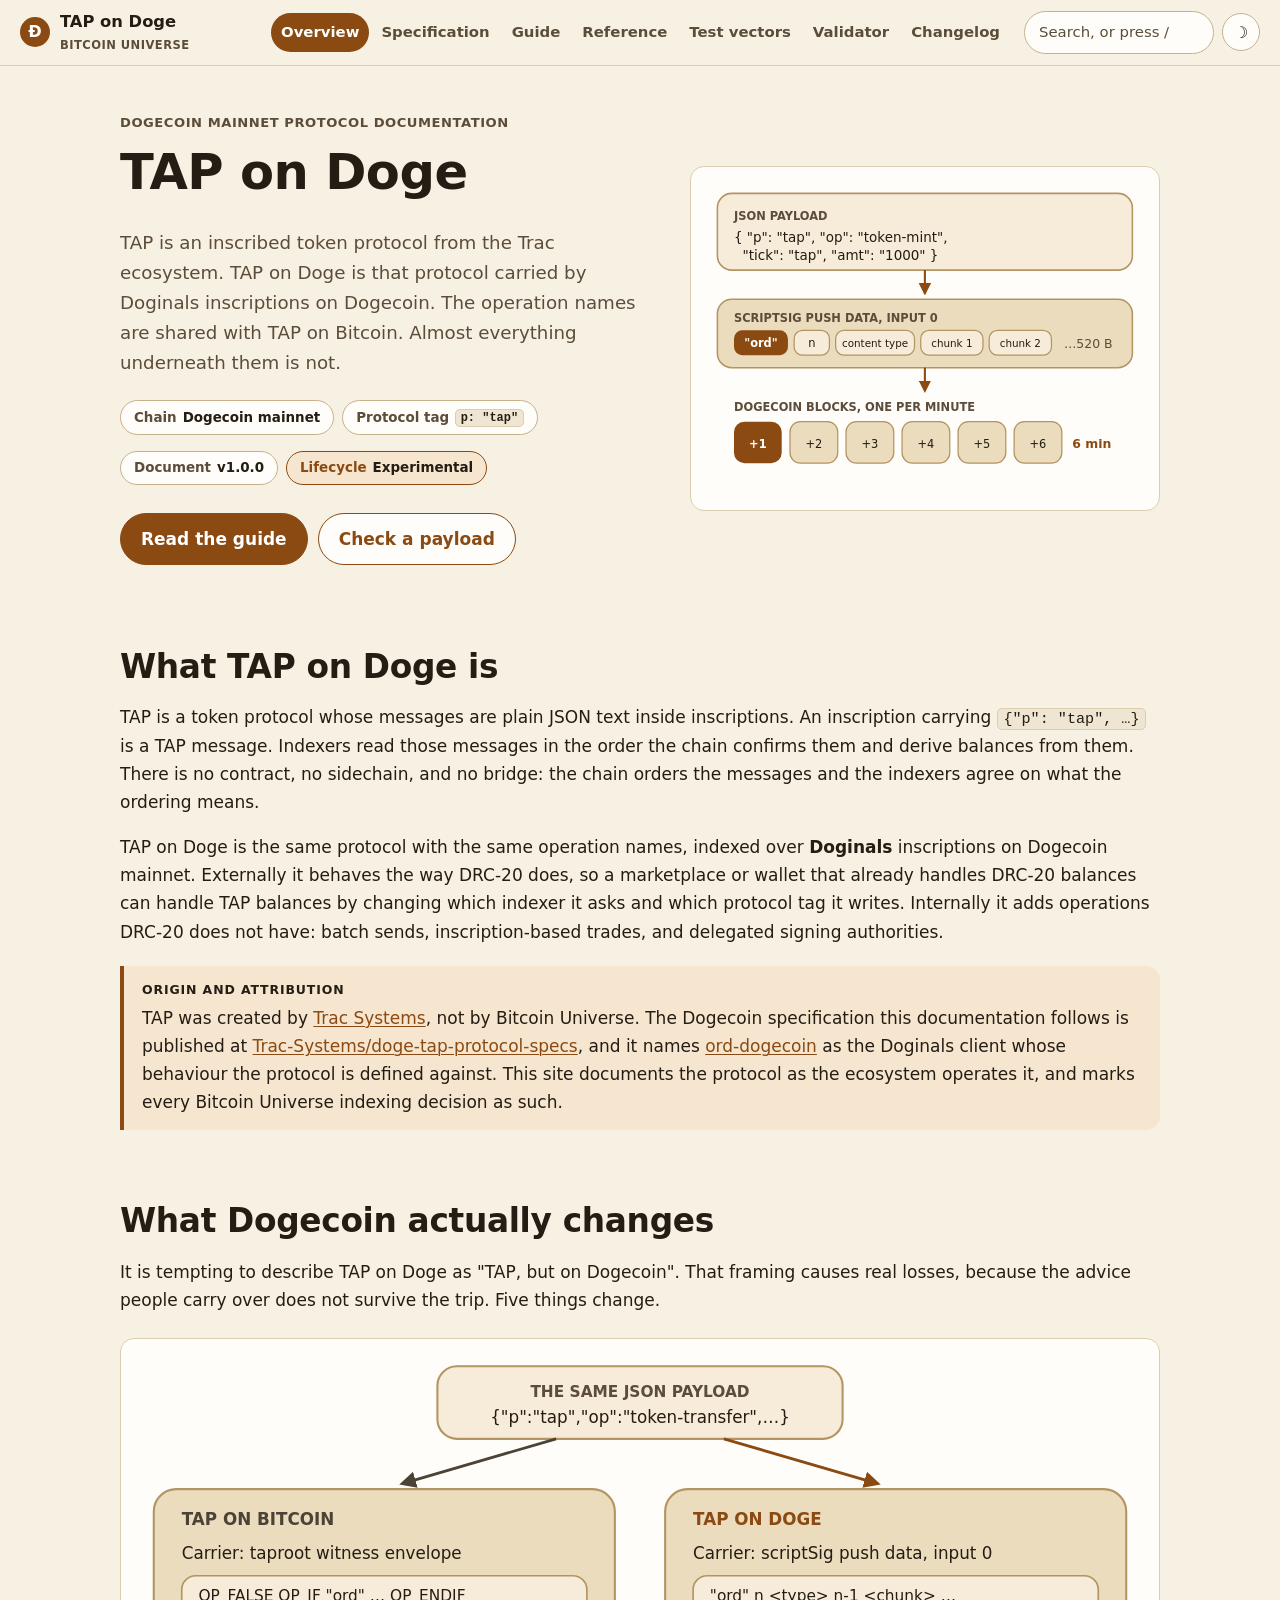
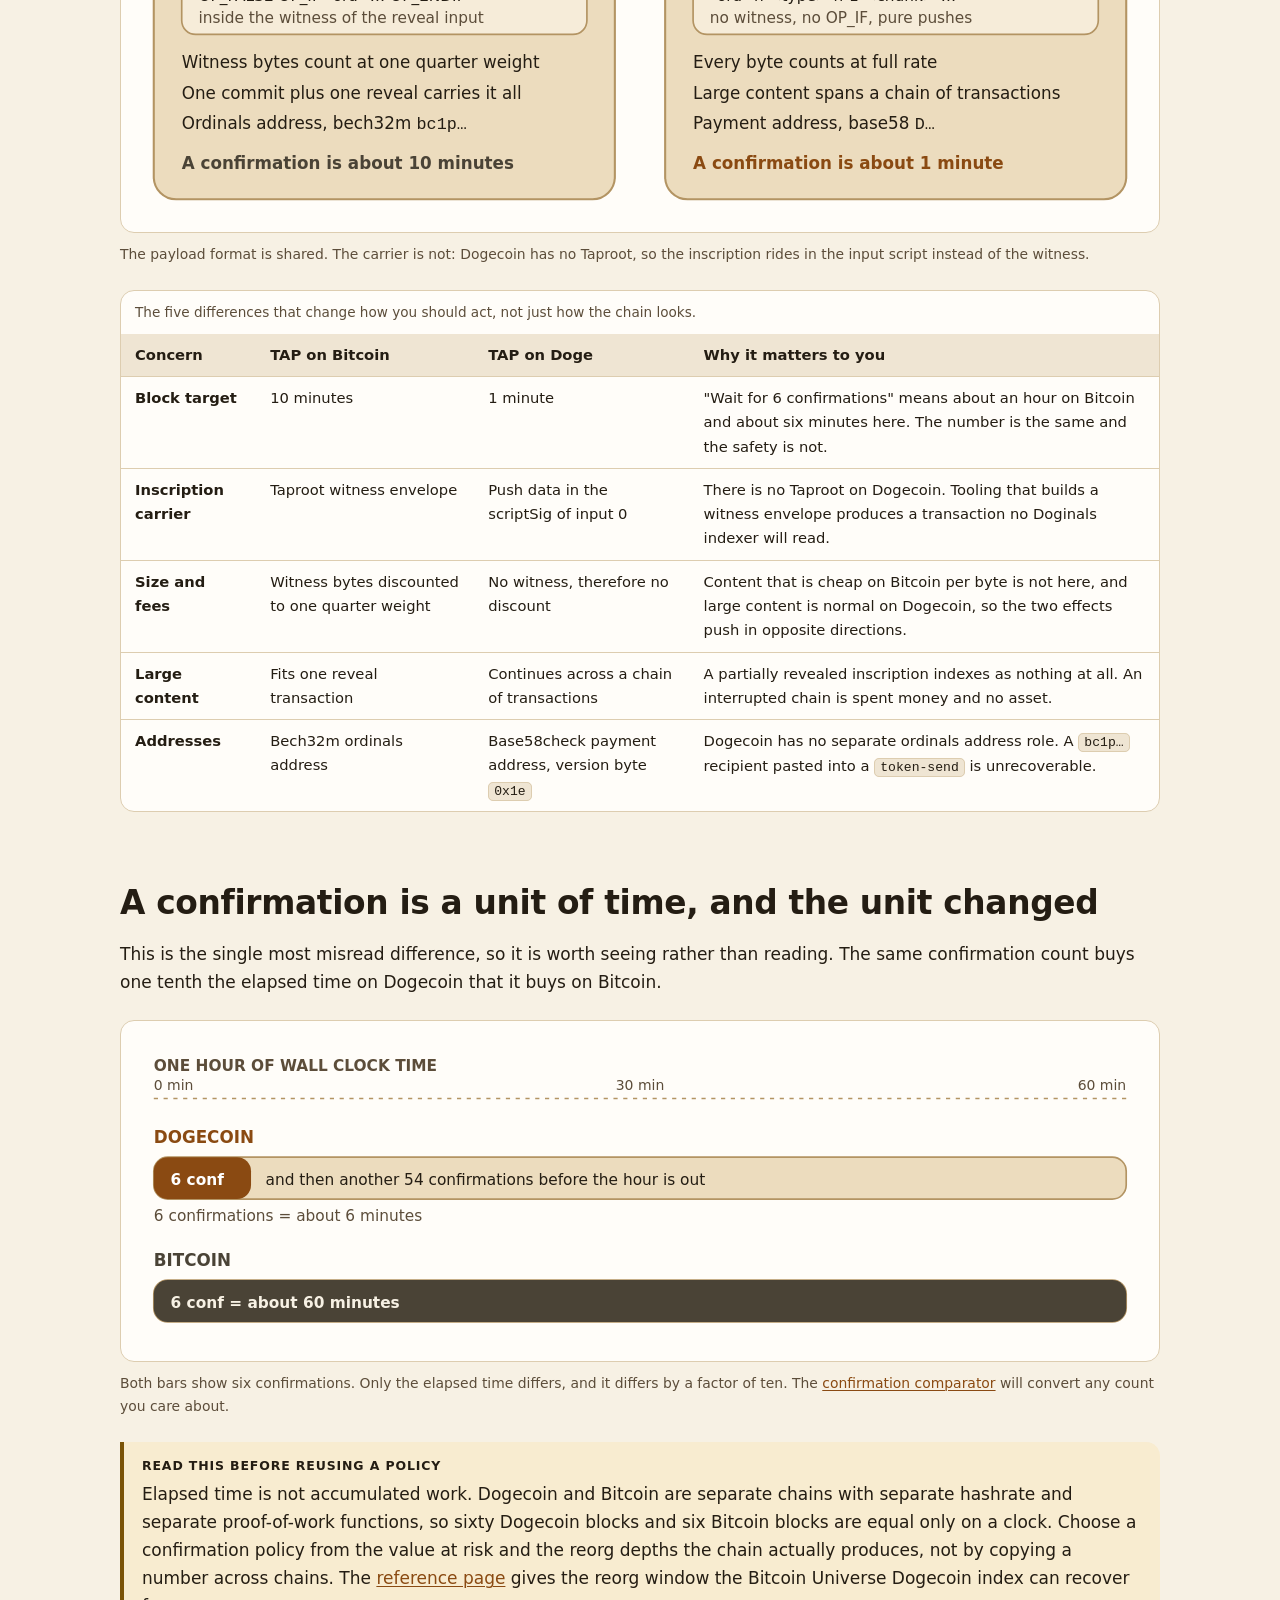
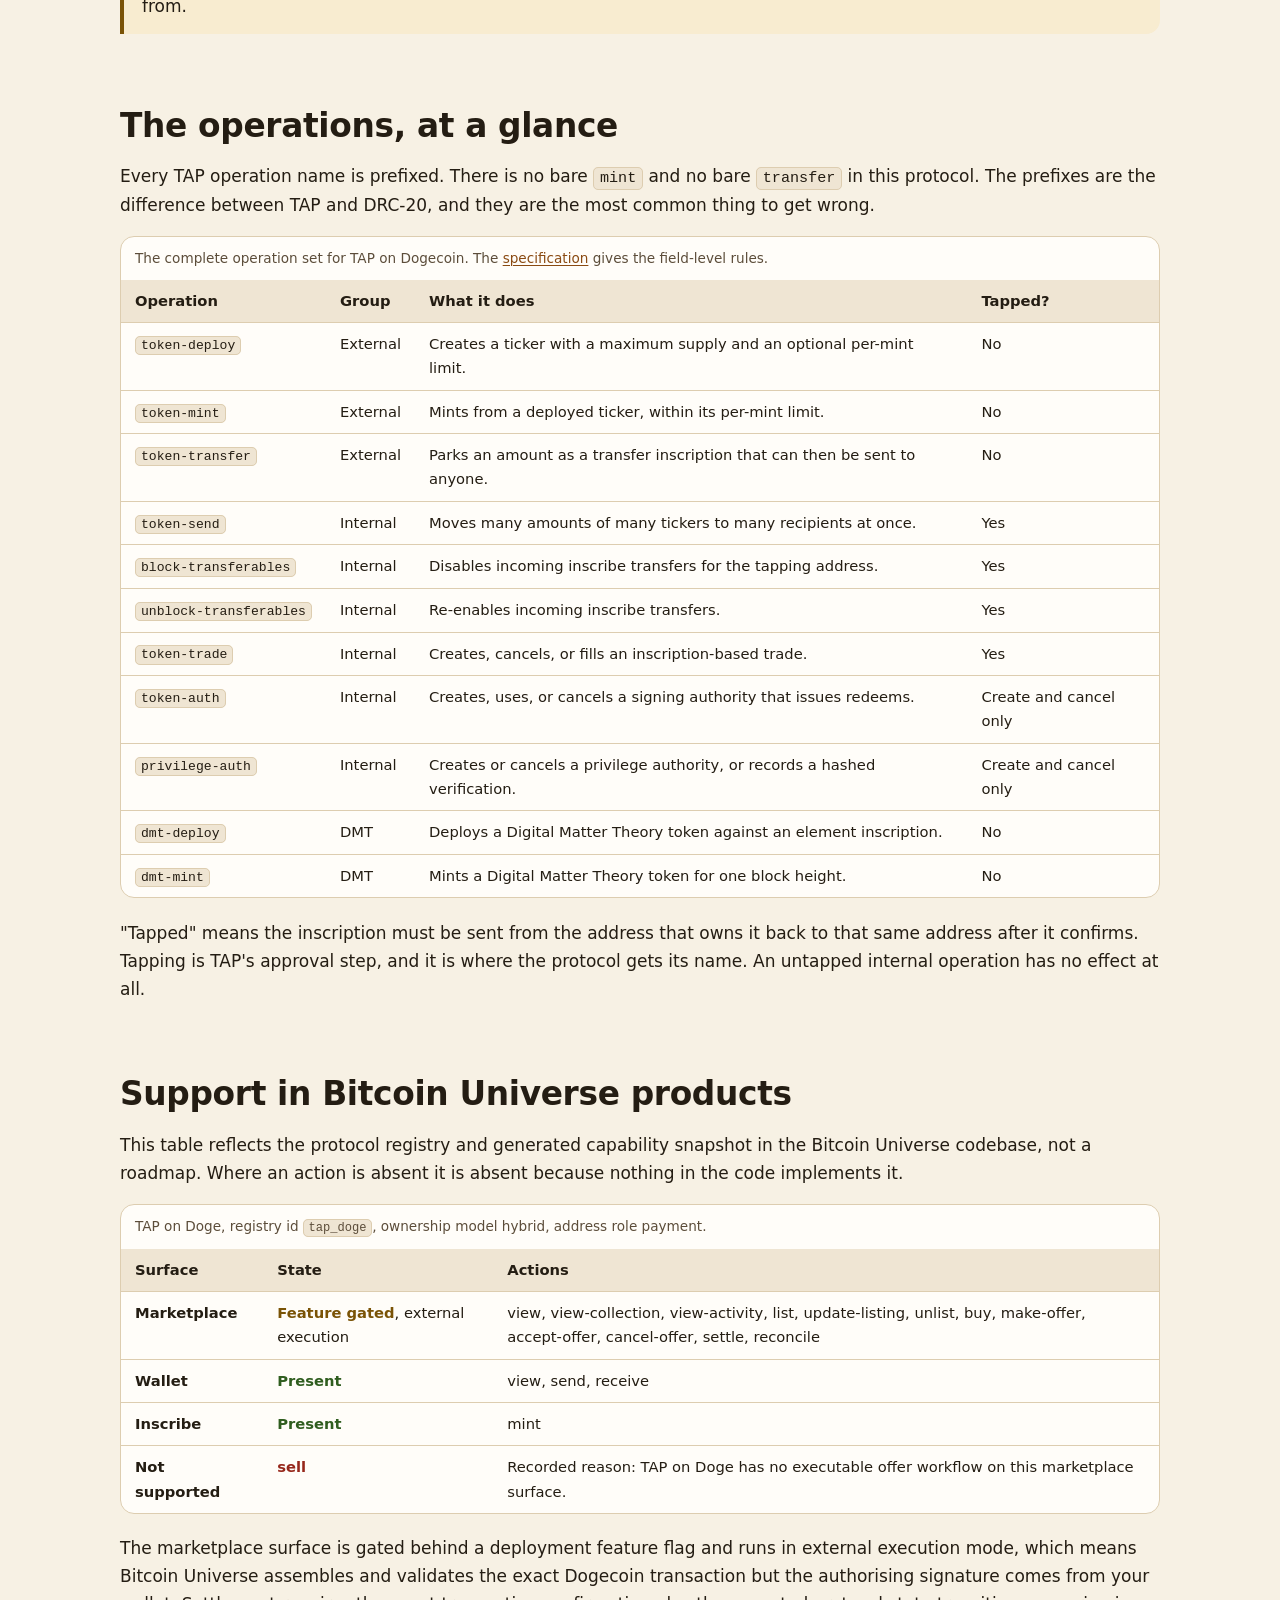
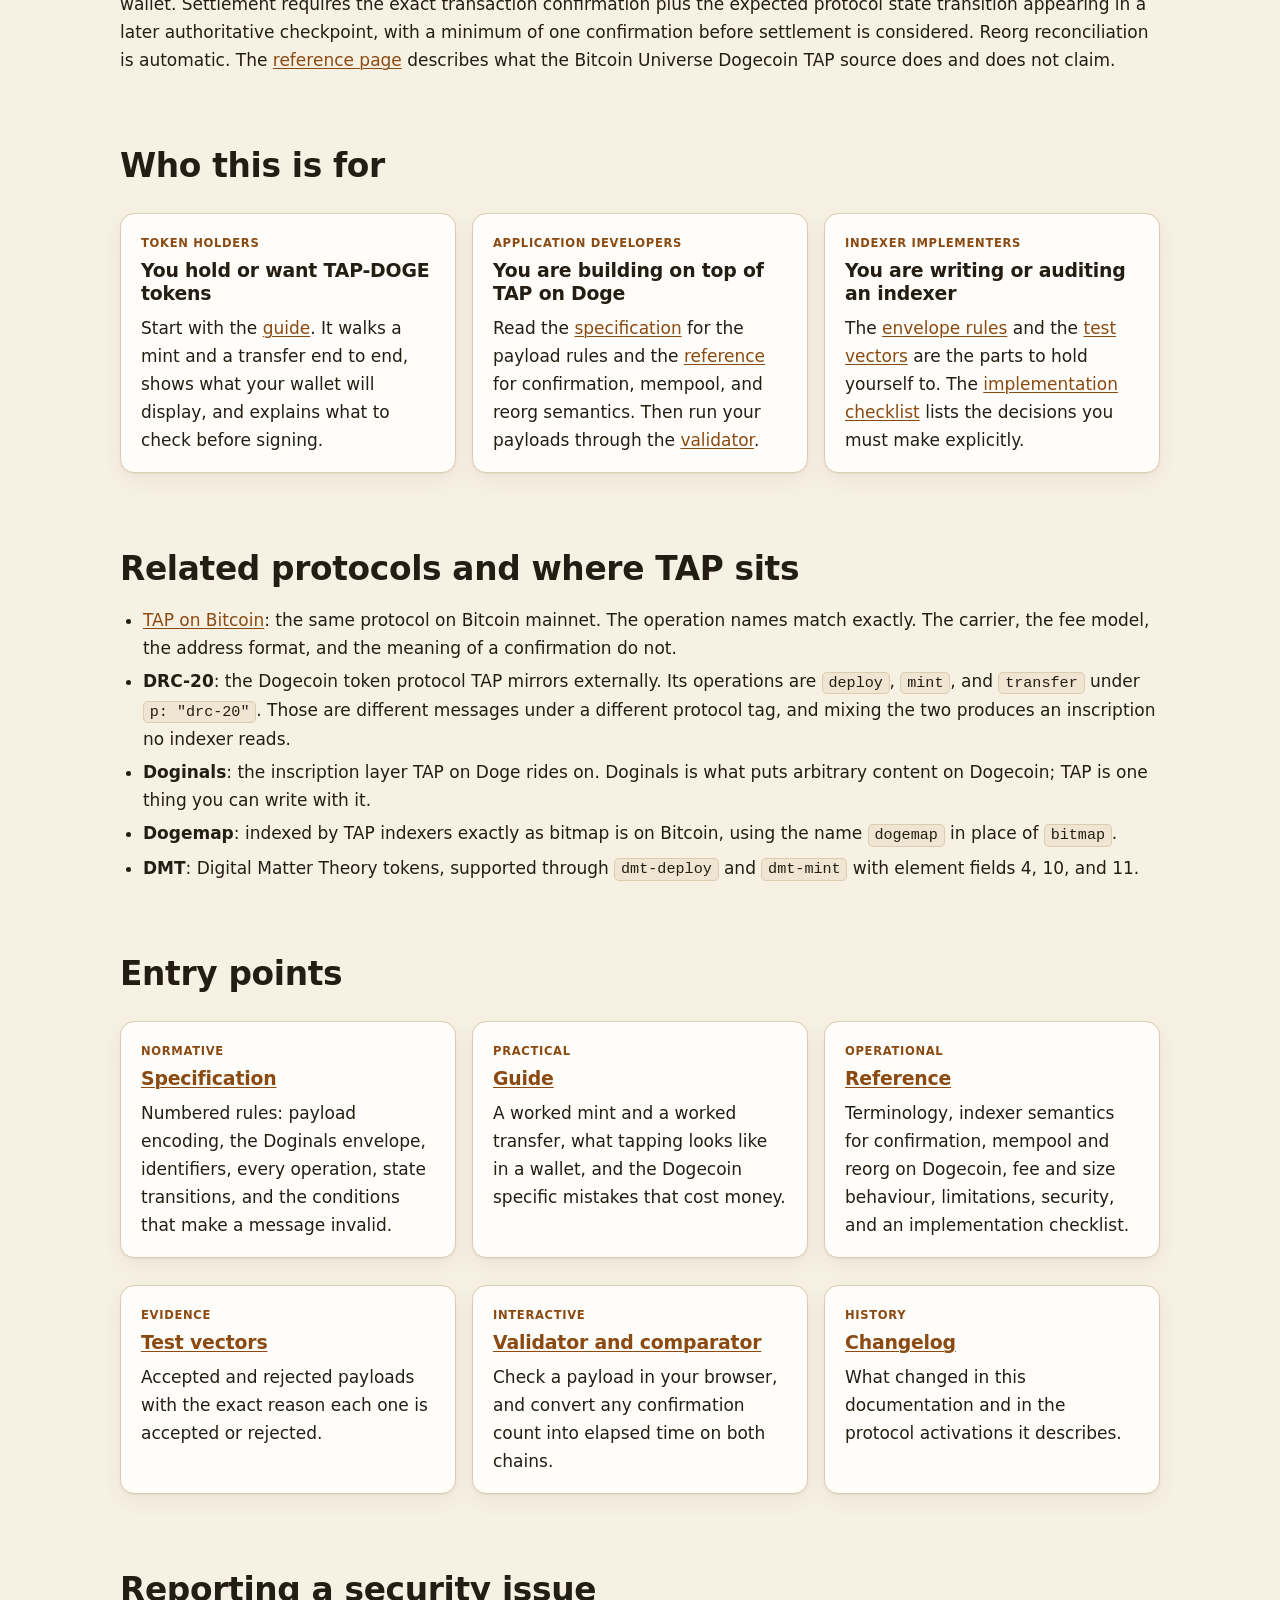
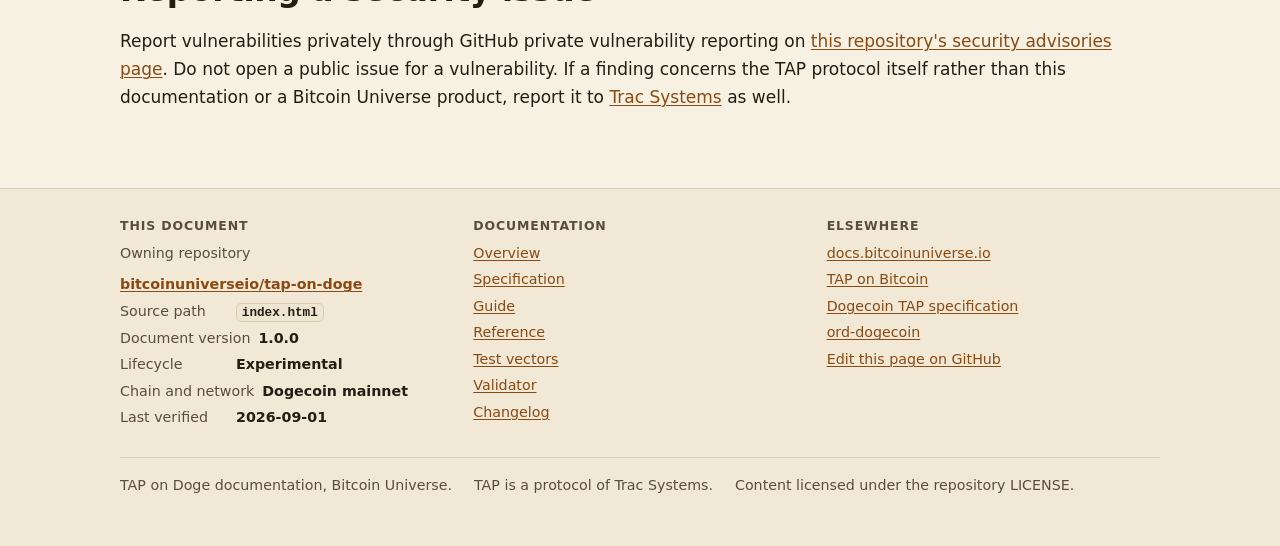
<file: index.html>
<!doctype html>
<html lang="en">
<head>
<meta charset="utf-8">
<meta name="viewport" content="width=device-width,initial-scale=1">
<title>TAP on Doge: the TAP token protocol on Dogecoin inscriptions</title>
<meta name="description" content="Documentation for TAP on Doge, the TAP token protocol carried by Doginals inscriptions on Dogecoin mainnet: specification, guide, indexer semantics, test vectors, and a payload validator.">
<link rel="canonical" href="https://bitcoinuniverseio.github.io/tap-on-doge/">
<meta property="og:type" content="website">
<meta property="og:site_name" content="TAP on Doge documentation">
<meta property="og:title" content="TAP on Doge: the TAP token protocol on Dogecoin inscriptions">
<meta property="og:description" content="Specification, guide, indexer semantics, test vectors, and a payload validator for TAP on Dogecoin mainnet.">
<meta property="og:url" content="https://bitcoinuniverseio.github.io/tap-on-doge/">
<meta property="og:image" content="https://bitcoinuniverseio.github.io/tap-on-doge/og.svg">
<meta name="twitter:card" content="summary_large_image">
<meta name="theme-color" content="#f7f1e4" media="(prefers-color-scheme: light)">
<meta name="theme-color" content="#17120d" media="(prefers-color-scheme: dark)">
<link rel="icon" href="favicon.svg" type="image/svg+xml">
<link rel="stylesheet" href="styles.css">
</head>
<body data-base="">
<a class="skip" href="#main">Skip to content</a>

<header class="site-head">
  <div class="wrap head-row">
    <a class="brand" href="index.html"><span class="mark" aria-hidden="true">Ð</span><span>TAP on Doge<small>Bitcoin Universe</small></span></a>
    <nav class="site-nav" aria-label="Documentation sections">
      <ul>
        <li><a href="index.html" aria-current="page">Overview</a></li>
        <li><a href="spec.html">Specification</a></li>
        <li><a href="guide.html">Guide</a></li>
        <li><a href="reference.html">Reference</a></li>
        <li><a href="vectors.html">Test vectors</a></li>
        <li><a href="validator.html">Validator</a></li>
        <li><a href="changelog.html">Changelog</a></li>
      </ul>
    </nav>
    <div class="head-tools">
      <div class="search">
        <label class="skip" for="q">Search this documentation</label>
        <input id="q" type="search" placeholder="Search, or press /" autocomplete="off" spellcheck="false">
        <div id="search-results" class="search-results" hidden role="region" aria-label="Search results" aria-live="polite"></div>
      </div>
      <button id="theme-toggle" class="theme-btn" type="button" hidden>☽</button>
    </div>
  </div>
</header>

<main id="main" class="page">
<div class="wrap">

<section class="hero">
  <div class="hero-grid">
    <div>
      <p class="crumb">Dogecoin mainnet protocol documentation</p>
      <h1>TAP on Doge</h1>
      <p class="lede">TAP is an inscribed token protocol from the Trac ecosystem. TAP on Doge is that protocol carried by Doginals inscriptions on Dogecoin. The operation names are shared with TAP on Bitcoin. Almost everything underneath them is not.</p>
      <ul class="pillrow">
        <li class="pill">Chain <b>Dogecoin mainnet</b></li>
        <li class="pill">Protocol tag <b><code>p: "tap"</code></b></li>
        <li class="pill">Document <b>v1.0.0</b></li>
        <li class="pill on">Lifecycle <b>Experimental</b></li>
      </ul>
      <div class="cta">
        <a class="btn" href="guide.html">Read the guide</a>
        <a class="btn ghost" href="validator.html">Check a payload</a>
      </div>
    </div>
    <div>
      <div class="dg-wrap">
        <svg viewBox="0 0 420 300" role="img" aria-labelledby="heroT heroD">
          <title id="heroT">A TAP payload becoming a confirmed Dogecoin inscription</title>
          <desc id="heroD">A JSON payload with p tap and op token-mint is split into 520 byte chunks. The chunks are written as push data into the scriptSig of the first input of a reveal transaction, which is confirmed by Dogecoin blocks arriving one per minute.</desc>
          <rect x="10" y="10" width="400" height="74" rx="14" class="svg-fill svg-line" stroke-width="1.5"/>
          <text x="26" y="36" class="svg-muted" font-size="11" font-weight="700">JSON PAYLOAD</text>
          <text x="26" y="57" class="svg-ink" font-size="13" font-family="ui-monospace, monospace">{ "p": "tap", "op": "token-mint",</text>
          <text x="26" y="74" class="svg-ink" font-size="13" font-family="ui-monospace, monospace">&#160;&#160;"tick": "tap", "amt": "1000" }</text>

          <path d="M210 84 L210 106" class="svg-accent-s svg-none" stroke-width="2" marker-end="url(#hArrow)"/>
          <defs>
            <marker id="hArrow" viewBox="0 0 10 10" refX="8" refY="5" markerWidth="6" markerHeight="6" orient="auto">
              <path d="M0 0 L10 5 L0 10 z" class="svg-accent"/>
            </marker>
          </defs>

          <rect x="10" y="112" width="400" height="66" rx="14" class="svg-fill-2 svg-line" stroke-width="1.5"/>
          <text x="26" y="134" class="svg-muted" font-size="11" font-weight="700">SCRIPTSIG PUSH DATA, INPUT 0</text>
          <rect x="26" y="142" width="52" height="24" rx="8" class="svg-accent"/>
          <text x="52" y="158" text-anchor="middle" font-size="11" font-weight="700" fill="var(--accent-ink)">"ord"</text>
          <rect x="84" y="142" width="34" height="24" rx="8" class="svg-fill svg-line" stroke-width="1.2"/>
          <text x="101" y="158" text-anchor="middle" font-size="11" class="svg-ink">n</text>
          <rect x="124" y="142" width="76" height="24" rx="8" class="svg-fill svg-line" stroke-width="1.2"/>
          <text x="162" y="158" text-anchor="middle" font-size="10" class="svg-ink">content type</text>
          <rect x="206" y="142" width="60" height="24" rx="8" class="svg-fill svg-line" stroke-width="1.2"/>
          <text x="236" y="158" text-anchor="middle" font-size="10" class="svg-ink">chunk 1</text>
          <rect x="272" y="142" width="60" height="24" rx="8" class="svg-fill svg-line" stroke-width="1.2"/>
          <text x="302" y="158" text-anchor="middle" font-size="10" class="svg-ink">chunk 2</text>
          <text x="344" y="159" font-size="12" class="svg-muted">…520 B</text>

          <path d="M210 178 L210 200" class="svg-accent-s svg-none" stroke-width="2" marker-end="url(#hArrow)"/>

          <text x="26" y="220" class="svg-muted" font-size="11" font-weight="700">DOGECOIN BLOCKS, ONE PER MINUTE</text>
          <g>
            <rect x="26" y="230" width="46" height="40" rx="10" class="svg-accent"/>
            <text x="49" y="255" text-anchor="middle" font-size="11" font-weight="700" fill="var(--accent-ink)">+1</text>
            <rect x="80" y="230" width="46" height="40" rx="10" class="svg-fill-2 svg-line" stroke-width="1.2"/>
            <text x="103" y="255" text-anchor="middle" font-size="11" class="svg-ink">+2</text>
            <rect x="134" y="230" width="46" height="40" rx="10" class="svg-fill-2 svg-line" stroke-width="1.2"/>
            <text x="157" y="255" text-anchor="middle" font-size="11" class="svg-ink">+3</text>
            <rect x="188" y="230" width="46" height="40" rx="10" class="svg-fill-2 svg-line" stroke-width="1.2"/>
            <text x="211" y="255" text-anchor="middle" font-size="11" class="svg-ink">+4</text>
            <rect x="242" y="230" width="46" height="40" rx="10" class="svg-fill-2 svg-line" stroke-width="1.2"/>
            <text x="265" y="255" text-anchor="middle" font-size="11" class="svg-ink">+5</text>
            <rect x="296" y="230" width="46" height="40" rx="10" class="svg-fill-2 svg-line" stroke-width="1.2"/>
            <text x="319" y="255" text-anchor="middle" font-size="11" class="svg-ink">+6</text>
          </g>
          <text x="352" y="255" font-size="12" class="svg-accent" font-weight="700">6 min</text>
        </svg>
      </div>
    </div>
  </div>
</section>

<h2 id="what">What TAP on Doge is</h2>

<p>TAP is a token protocol whose messages are plain JSON text inside inscriptions. An inscription carrying <code>{"p": "tap", …}</code> is a TAP message. Indexers read those messages in the order the chain confirms them and derive balances from them. There is no contract, no sidechain, and no bridge: the chain orders the messages and the indexers agree on what the ordering means.</p>

<p>TAP on Doge is the same protocol with the same operation names, indexed over <strong>Doginals</strong> inscriptions on Dogecoin mainnet. Externally it behaves the way DRC-20 does, so a marketplace or wallet that already handles DRC-20 balances can handle TAP balances by changing which indexer it asks and which protocol tag it writes. Internally it adds operations DRC-20 does not have: batch sends, inscription-based trades, and delegated signing authorities.</p>

<div class="note">
  <b class="lbl">Origin and attribution</b>
  <p>TAP was created by <a href="https://github.com/Trac-Systems">Trac Systems</a>, not by Bitcoin Universe. The Dogecoin specification this documentation follows is published at <a href="https://github.com/Trac-Systems/doge-tap-protocol-specs">Trac-Systems/doge-tap-protocol-specs</a>, and it names <a href="https://github.com/Trac-Systems/ord-dogecoin">ord-dogecoin</a> as the Doginals client whose behaviour the protocol is defined against. This site documents the protocol as the ecosystem operates it, and marks every Bitcoin Universe indexing decision as such.</p>
</div>

<h2 id="differences">What Dogecoin actually changes</h2>

<p>It is tempting to describe TAP on Doge as "TAP, but on Dogecoin". That framing causes real losses, because the advice people carry over does not survive the trip. Five things change.</p>

<figure>
  <div class="dg-wrap">
    <svg viewBox="0 0 720 330" role="img" aria-labelledby="carrT carrD">
      <title id="carrT">One payload, two different carriers</title>
      <desc id="carrD">The same TAP JSON payload sits at the top. On the left, the Bitcoin carrier places it inside a taproot witness envelope beginning OP_FALSE OP_IF ord, where witness bytes are discounted to one quarter weight and one transaction holds the whole payload. On the right, the Dogecoin carrier places it as bare push data in the scriptSig of input zero, in 520 byte chunks, with no witness and no discount, continuing into further transactions when the chunks do not fit.</desc>

      <rect x="215" y="8" width="290" height="52" rx="14" class="svg-fill svg-line" stroke-width="1.5"/>
      <text x="360" y="30" text-anchor="middle" class="svg-muted" font-size="11" font-weight="700">THE SAME JSON PAYLOAD</text>
      <text x="360" y="49" text-anchor="middle" class="svg-ink" font-size="12" font-family="ui-monospace, monospace">{"p":"tap","op":"token-transfer",…}</text>

      <path d="M300 60 L190 92" class="svg-btc-s svg-none" stroke-width="2" marker-end="url(#cArrowB)"/>
      <path d="M420 60 L530 92" class="svg-accent-s svg-none" stroke-width="2" marker-end="url(#cArrowD)"/>
      <defs>
        <marker id="cArrowB" viewBox="0 0 10 10" refX="8" refY="5" markerWidth="6" markerHeight="6" orient="auto"><path d="M0 0 L10 5 L0 10 z" class="svg-btc"/></marker>
        <marker id="cArrowD" viewBox="0 0 10 10" refX="8" refY="5" markerWidth="6" markerHeight="6" orient="auto"><path d="M0 0 L10 5 L0 10 z" class="svg-accent"/></marker>
      </defs>

      <rect x="12" y="96" width="330" height="222" rx="16" class="svg-fill-2 svg-line" stroke-width="1.5"/>
      <text x="32" y="122" class="svg-btc" font-size="12" font-weight="800">TAP ON BITCOIN</text>
      <text x="32" y="146" class="svg-ink" font-size="12">Carrier: taproot witness envelope</text>
      <rect x="32" y="158" width="290" height="42" rx="10" class="svg-fill svg-line" stroke-width="1.2"/>
      <text x="44" y="176" class="svg-ink" font-size="11" font-family="ui-monospace, monospace">OP_FALSE OP_IF "ord" … OP_ENDIF</text>
      <text x="44" y="192" class="svg-muted" font-size="11">inside the witness of the reveal input</text>
      <text x="32" y="224" class="svg-ink" font-size="12">Witness bytes count at one quarter weight</text>
      <text x="32" y="246" class="svg-ink" font-size="12">One commit plus one reveal carries it all</text>
      <text x="32" y="268" class="svg-ink" font-size="12">Ordinals address, bech32m <tspan font-family="ui-monospace, monospace">bc1p…</tspan></text>
      <text x="32" y="296" class="svg-btc" font-size="12" font-weight="700">A confirmation is about 10 minutes</text>

      <rect x="378" y="96" width="330" height="222" rx="16" class="svg-fill-2 svg-line" stroke-width="1.5"/>
      <text x="398" y="122" class="svg-accent" font-size="12" font-weight="800">TAP ON DOGE</text>
      <text x="398" y="146" class="svg-ink" font-size="12">Carrier: scriptSig push data, input 0</text>
      <rect x="398" y="158" width="290" height="42" rx="10" class="svg-fill svg-line" stroke-width="1.2"/>
      <text x="410" y="176" class="svg-ink" font-size="11" font-family="ui-monospace, monospace">"ord" n &lt;type&gt; n-1 &lt;chunk&gt; …</text>
      <text x="410" y="192" class="svg-muted" font-size="11">no witness, no OP_IF, pure pushes</text>
      <text x="398" y="224" class="svg-ink" font-size="12">Every byte counts at full rate</text>
      <text x="398" y="246" class="svg-ink" font-size="12">Large content spans a chain of transactions</text>
      <text x="398" y="268" class="svg-ink" font-size="12">Payment address, base58 <tspan font-family="ui-monospace, monospace">D…</tspan></text>
      <text x="398" y="296" class="svg-accent" font-size="12" font-weight="700">A confirmation is about 1 minute</text>
    </svg>
  </div>
  <figcaption>The payload format is shared. The carrier is not: Dogecoin has no Taproot, so the inscription rides in the input script instead of the witness.</figcaption>
</figure>

<div class="scroll-x">
<table>
  <caption>The five differences that change how you should act, not just how the chain looks.</caption>
  <thead><tr><th>Concern</th><th>TAP on Bitcoin</th><th>TAP on Doge</th><th>Why it matters to you</th></tr></thead>
  <tbody>
    <tr>
      <td><b>Block target</b></td>
      <td>10 minutes</td>
      <td>1 minute</td>
      <td>"Wait for 6 confirmations" means about an hour on Bitcoin and about six minutes here. The number is the same and the safety is not.</td>
    </tr>
    <tr>
      <td><b>Inscription carrier</b></td>
      <td>Taproot witness envelope</td>
      <td>Push data in the scriptSig of input 0</td>
      <td>There is no Taproot on Dogecoin. Tooling that builds a witness envelope produces a transaction no Doginals indexer will read.</td>
    </tr>
    <tr>
      <td><b>Size and fees</b></td>
      <td>Witness bytes discounted to one quarter weight</td>
      <td>No witness, therefore no discount</td>
      <td>Content that is cheap on Bitcoin per byte is not here, and large content is normal on Dogecoin, so the two effects push in opposite directions.</td>
    </tr>
    <tr>
      <td><b>Large content</b></td>
      <td>Fits one reveal transaction</td>
      <td>Continues across a chain of transactions</td>
      <td>A partially revealed inscription indexes as nothing at all. An interrupted chain is spent money and no asset.</td>
    </tr>
    <tr>
      <td><b>Addresses</b></td>
      <td>Bech32m ordinals address</td>
      <td>Base58check payment address, version byte <code>0x1e</code></td>
      <td>Dogecoin has no separate ordinals address role. A <code>bc1p…</code> recipient pasted into a <code>token-send</code> is unrecoverable.</td>
    </tr>
  </tbody>
</table>
</div>

<h2 id="time">A confirmation is a unit of time, and the unit changed</h2>

<p>This is the single most misread difference, so it is worth seeing rather than reading. The same confirmation count buys one tenth the elapsed time on Dogecoin that it buys on Bitcoin.</p>

<figure>
  <div class="dg-wrap">
    <svg viewBox="0 0 720 220" role="img" aria-labelledby="timeT timeD">
      <title id="timeT">Six confirmations on Dogecoin against six confirmations on Bitcoin</title>
      <desc id="timeD">Two timelines on the same scale of sixty minutes. The Dogecoin timeline reaches six confirmations after six minutes and then keeps producing blocks, reaching about sixty confirmations by the end of the hour. The Bitcoin timeline reaches six confirmations only at the end of the same hour.</desc>

      <text x="12" y="24" class="svg-muted" font-size="11" font-weight="700">ONE HOUR OF WALL CLOCK TIME</text>

      <line x1="12" y1="44" x2="708" y2="44" class="svg-line" stroke-width="1" stroke-dasharray="3 4"/>
      <text x="12" y="38" class="svg-muted" font-size="10">0 min</text>
      <text x="360" y="38" text-anchor="middle" class="svg-muted" font-size="10">30 min</text>
      <text x="708" y="38" text-anchor="end" class="svg-muted" font-size="10">60 min</text>

      <text x="12" y="76" class="svg-accent" font-size="12" font-weight="800">DOGECOIN</text>
      <rect x="12" y="86" width="696" height="30" rx="10" class="svg-fill-2 svg-line" stroke-width="1.2"/>
      <rect x="12" y="86" width="69.6" height="30" rx="10" class="svg-accent"/>
      <text x="24" y="106" font-size="11" font-weight="700" fill="var(--accent-ink)">6 conf</text>
      <text x="92" y="106" class="svg-ink" font-size="11">and then another 54 confirmations before the hour is out</text>
      <text x="12" y="132" class="svg-muted" font-size="11">6 confirmations = about 6 minutes</text>

      <text x="12" y="164" class="svg-btc" font-size="12" font-weight="800">BITCOIN</text>
      <rect x="12" y="174" width="696" height="30" rx="10" class="svg-fill-2 svg-line" stroke-width="1.2"/>
      <rect x="12" y="174" width="696" height="30" rx="10" class="svg-btc"/>
      <text x="24" y="194" font-size="11" font-weight="700" fill="var(--bg)">6 conf = about 60 minutes</text>
    </svg>
  </div>
  <figcaption>Both bars show six confirmations. Only the elapsed time differs, and it differs by a factor of ten. The <a href="validator.html#comparator">confirmation comparator</a> will convert any count you care about.</figcaption>
</figure>

<div class="note warn">
  <b class="lbl">Read this before reusing a policy</b>
  <p>Elapsed time is not accumulated work. Dogecoin and Bitcoin are separate chains with separate hashrate and separate proof-of-work functions, so sixty Dogecoin blocks and six Bitcoin blocks are equal only on a clock. Choose a confirmation policy from the value at risk and the reorg depths the chain actually produces, not by copying a number across chains. The <a href="reference.html#reorg">reference page</a> gives the reorg window the Bitcoin Universe Dogecoin index can recover from.</p>
</div>

<h2 id="ops">The operations, at a glance</h2>

<p>Every TAP operation name is prefixed. There is no bare <code>mint</code> and no bare <code>transfer</code> in this protocol. The prefixes are the difference between TAP and DRC-20, and they are the most common thing to get wrong.</p>

<div class="scroll-x">
<table>
  <caption>The complete operation set for TAP on Dogecoin. The <a href="spec.html#operations">specification</a> gives the field-level rules.</caption>
  <thead><tr><th>Operation</th><th>Group</th><th>What it does</th><th>Tapped?</th></tr></thead>
  <tbody>
    <tr><td><code>token-deploy</code></td><td>External</td><td>Creates a ticker with a maximum supply and an optional per-mint limit.</td><td>No</td></tr>
    <tr><td><code>token-mint</code></td><td>External</td><td>Mints from a deployed ticker, within its per-mint limit.</td><td>No</td></tr>
    <tr><td><code>token-transfer</code></td><td>External</td><td>Parks an amount as a transfer inscription that can then be sent to anyone.</td><td>No</td></tr>
    <tr><td><code>token-send</code></td><td>Internal</td><td>Moves many amounts of many tickers to many recipients at once.</td><td>Yes</td></tr>
    <tr><td><code>block-transferables</code></td><td>Internal</td><td>Disables incoming inscribe transfers for the tapping address.</td><td>Yes</td></tr>
    <tr><td><code>unblock-transferables</code></td><td>Internal</td><td>Re-enables incoming inscribe transfers.</td><td>Yes</td></tr>
    <tr><td><code>token-trade</code></td><td>Internal</td><td>Creates, cancels, or fills an inscription-based trade.</td><td>Yes</td></tr>
    <tr><td><code>token-auth</code></td><td>Internal</td><td>Creates, uses, or cancels a signing authority that issues redeems.</td><td>Create and cancel only</td></tr>
    <tr><td><code>privilege-auth</code></td><td>Internal</td><td>Creates or cancels a privilege authority, or records a hashed verification.</td><td>Create and cancel only</td></tr>
    <tr><td><code>dmt-deploy</code></td><td>DMT</td><td>Deploys a Digital Matter Theory token against an element inscription.</td><td>No</td></tr>
    <tr><td><code>dmt-mint</code></td><td>DMT</td><td>Mints a Digital Matter Theory token for one block height.</td><td>No</td></tr>
  </tbody>
</table>
</div>

<p>"Tapped" means the inscription must be sent from the address that owns it back to that same address after it confirms. Tapping is TAP's approval step, and it is where the protocol gets its name. An untapped internal operation has no effect at all.</p>

<h2 id="support">Support in Bitcoin Universe products</h2>

<p>This table reflects the protocol registry and generated capability snapshot in the Bitcoin Universe codebase, not a roadmap. Where an action is absent it is absent because nothing in the code implements it.</p>

<div class="scroll-x">
<table>
  <caption>TAP on Doge, registry id <code>tap_doge</code>, ownership model hybrid, address role payment.</caption>
  <thead><tr><th>Surface</th><th>State</th><th>Actions</th></tr></thead>
  <tbody>
    <tr>
      <td><b>Marketplace</b></td>
      <td><span class="part">Feature gated</span>, external execution</td>
      <td>view, view-collection, view-activity, list, update-listing, unlist, buy, make-offer, accept-offer, cancel-offer, settle, reconcile</td>
    </tr>
    <tr>
      <td><b>Wallet</b></td>
      <td><span class="yes">Present</span></td>
      <td>view, send, receive</td>
    </tr>
    <tr>
      <td><b>Inscribe</b></td>
      <td><span class="yes">Present</span></td>
      <td>mint</td>
    </tr>
    <tr>
      <td><b>Not supported</b></td>
      <td><span class="no">sell</span></td>
      <td>Recorded reason: TAP on Doge has no executable offer workflow on this marketplace surface.</td>
    </tr>
  </tbody>
</table>
</div>

<p>The marketplace surface is gated behind a deployment feature flag and runs in external execution mode, which means Bitcoin Universe assembles and validates the exact Dogecoin transaction but the authorising signature comes from your wallet. Settlement requires the exact transaction confirmation plus the expected protocol state transition appearing in a later authoritative checkpoint, with a minimum of one confirmation before settlement is considered. Reorg reconciliation is automatic. The <a href="reference.html#universe">reference page</a> describes what the Bitcoin Universe Dogecoin TAP source does and does not claim.</p>

<h2 id="audience">Who this is for</h2>

<ul class="cards">
  <li class="card">
    <span class="tag">Token holders</span>
    <h3>You hold or want TAP-DOGE tokens</h3>
    <p>Start with the <a href="guide.html">guide</a>. It walks a mint and a transfer end to end, shows what your wallet will display, and explains what to check before signing.</p>
  </li>
  <li class="card">
    <span class="tag">Application developers</span>
    <h3>You are building on top of TAP on Doge</h3>
    <p>Read the <a href="spec.html">specification</a> for the payload rules and the <a href="reference.html">reference</a> for confirmation, mempool, and reorg semantics. Then run your payloads through the <a href="validator.html">validator</a>.</p>
  </li>
  <li class="card">
    <span class="tag">Indexer implementers</span>
    <h3>You are writing or auditing an indexer</h3>
    <p>The <a href="spec.html#envelope">envelope rules</a> and the <a href="vectors.html">test vectors</a> are the parts to hold yourself to. The <a href="reference.html#checklist">implementation checklist</a> lists the decisions you must make explicitly.</p>
  </li>
</ul>

<h2 id="related">Related protocols and where TAP sits</h2>

<ul>
  <li><a href="https://bitcoinuniverseio.github.io/tap/">TAP on Bitcoin</a>: the same protocol on Bitcoin mainnet. The operation names match exactly. The carrier, the fee model, the address format, and the meaning of a confirmation do not.</li>
  <li><strong>DRC-20</strong>: the Dogecoin token protocol TAP mirrors externally. Its operations are <code>deploy</code>, <code>mint</code>, and <code>transfer</code> under <code>p: "drc-20"</code>. Those are different messages under a different protocol tag, and mixing the two produces an inscription no indexer reads.</li>
  <li><strong>Doginals</strong>: the inscription layer TAP on Doge rides on. Doginals is what puts arbitrary content on Dogecoin; TAP is one thing you can write with it.</li>
  <li><strong>Dogemap</strong>: indexed by TAP indexers exactly as bitmap is on Bitcoin, using the name <code>dogemap</code> in place of <code>bitmap</code>.</li>
  <li><strong>DMT</strong>: Digital Matter Theory tokens, supported through <code>dmt-deploy</code> and <code>dmt-mint</code> with element fields 4, 10, and 11.</li>
</ul>

<h2 id="entry">Entry points</h2>

<ul class="cards">
  <li class="card"><span class="tag">Normative</span><h3><a href="spec.html">Specification</a></h3><p>Numbered rules: payload encoding, the Doginals envelope, identifiers, every operation, state transitions, and the conditions that make a message invalid.</p></li>
  <li class="card"><span class="tag">Practical</span><h3><a href="guide.html">Guide</a></h3><p>A worked mint and a worked transfer, what tapping looks like in a wallet, and the Dogecoin specific mistakes that cost money.</p></li>
  <li class="card"><span class="tag">Operational</span><h3><a href="reference.html">Reference</a></h3><p>Terminology, indexer semantics for confirmation, mempool and reorg on Dogecoin, fee and size behaviour, limitations, security, and an implementation checklist.</p></li>
  <li class="card"><span class="tag">Evidence</span><h3><a href="vectors.html">Test vectors</a></h3><p>Accepted and rejected payloads with the exact reason each one is accepted or rejected.</p></li>
  <li class="card"><span class="tag">Interactive</span><h3><a href="validator.html">Validator and comparator</a></h3><p>Check a payload in your browser, and convert any confirmation count into elapsed time on both chains.</p></li>
  <li class="card"><span class="tag">History</span><h3><a href="changelog.html">Changelog</a></h3><p>What changed in this documentation and in the protocol activations it describes.</p></li>
</ul>

<h2 id="security">Reporting a security issue</h2>

<p>Report vulnerabilities privately through GitHub private vulnerability reporting on <a href="https://github.com/bitcoinuniverseio/tap-on-doge/security/advisories/new">this repository's security advisories page</a>. Do not open a public issue for a vulnerability. If a finding concerns the TAP protocol itself rather than this documentation or a Bitcoin Universe product, report it to <a href="https://github.com/Trac-Systems">Trac Systems</a> as well.</p>

</div>
</main>

<footer class="site-foot">
  <div class="wrap">
    <div class="foot-grid">
      <section>
        <h2>This document</h2>
        <dl class="meta-list">
          <div><dt>Owning repository</dt><dd><a href="https://github.com/bitcoinuniverseio/tap-on-doge">bitcoinuniverseio/tap-on-doge</a></dd></div>
          <div><dt>Source path</dt><dd><code>index.html</code></dd></div>
          <div><dt>Document version</dt><dd>1.0.0</dd></div>
          <div><dt>Lifecycle</dt><dd>Experimental</dd></div>
          <div><dt>Chain and network</dt><dd>Dogecoin mainnet</dd></div>
          <div><dt>Last verified</dt><dd><time datetime="2026-09-01">2026-09-01</time></dd></div>
        </dl>
      </section>
      <section>
        <h2>Documentation</h2>
        <ul>
          <li><a href="index.html">Overview</a></li>
          <li><a href="spec.html">Specification</a></li>
          <li><a href="guide.html">Guide</a></li>
          <li><a href="reference.html">Reference</a></li>
          <li><a href="vectors.html">Test vectors</a></li>
          <li><a href="validator.html">Validator</a></li>
          <li><a href="changelog.html">Changelog</a></li>
        </ul>
      </section>
      <section>
        <h2>Elsewhere</h2>
        <ul>
          <li><a href="https://docs.bitcoinuniverse.io">docs.bitcoinuniverse.io</a></li>
          <li><a href="https://bitcoinuniverseio.github.io/tap/">TAP on Bitcoin</a></li>
          <li><a href="https://github.com/Trac-Systems/doge-tap-protocol-specs">Dogecoin TAP specification</a></li>
          <li><a href="https://github.com/Trac-Systems/ord-dogecoin">ord-dogecoin</a></li>
          <li><a href="https://github.com/bitcoinuniverseio/tap-on-doge/edit/main/index.html">Edit this page on GitHub</a></li>
        </ul>
      </section>
    </div>
    <p class="foot-bottom"><span>TAP on Doge documentation, Bitcoin Universe.</span> <span>TAP is a protocol of Trac Systems.</span> <span>Content licensed under the repository LICENSE.</span></p>
  </div>
</footer>

<script src="site.js" defer></script>
</body>
</html>
</file>
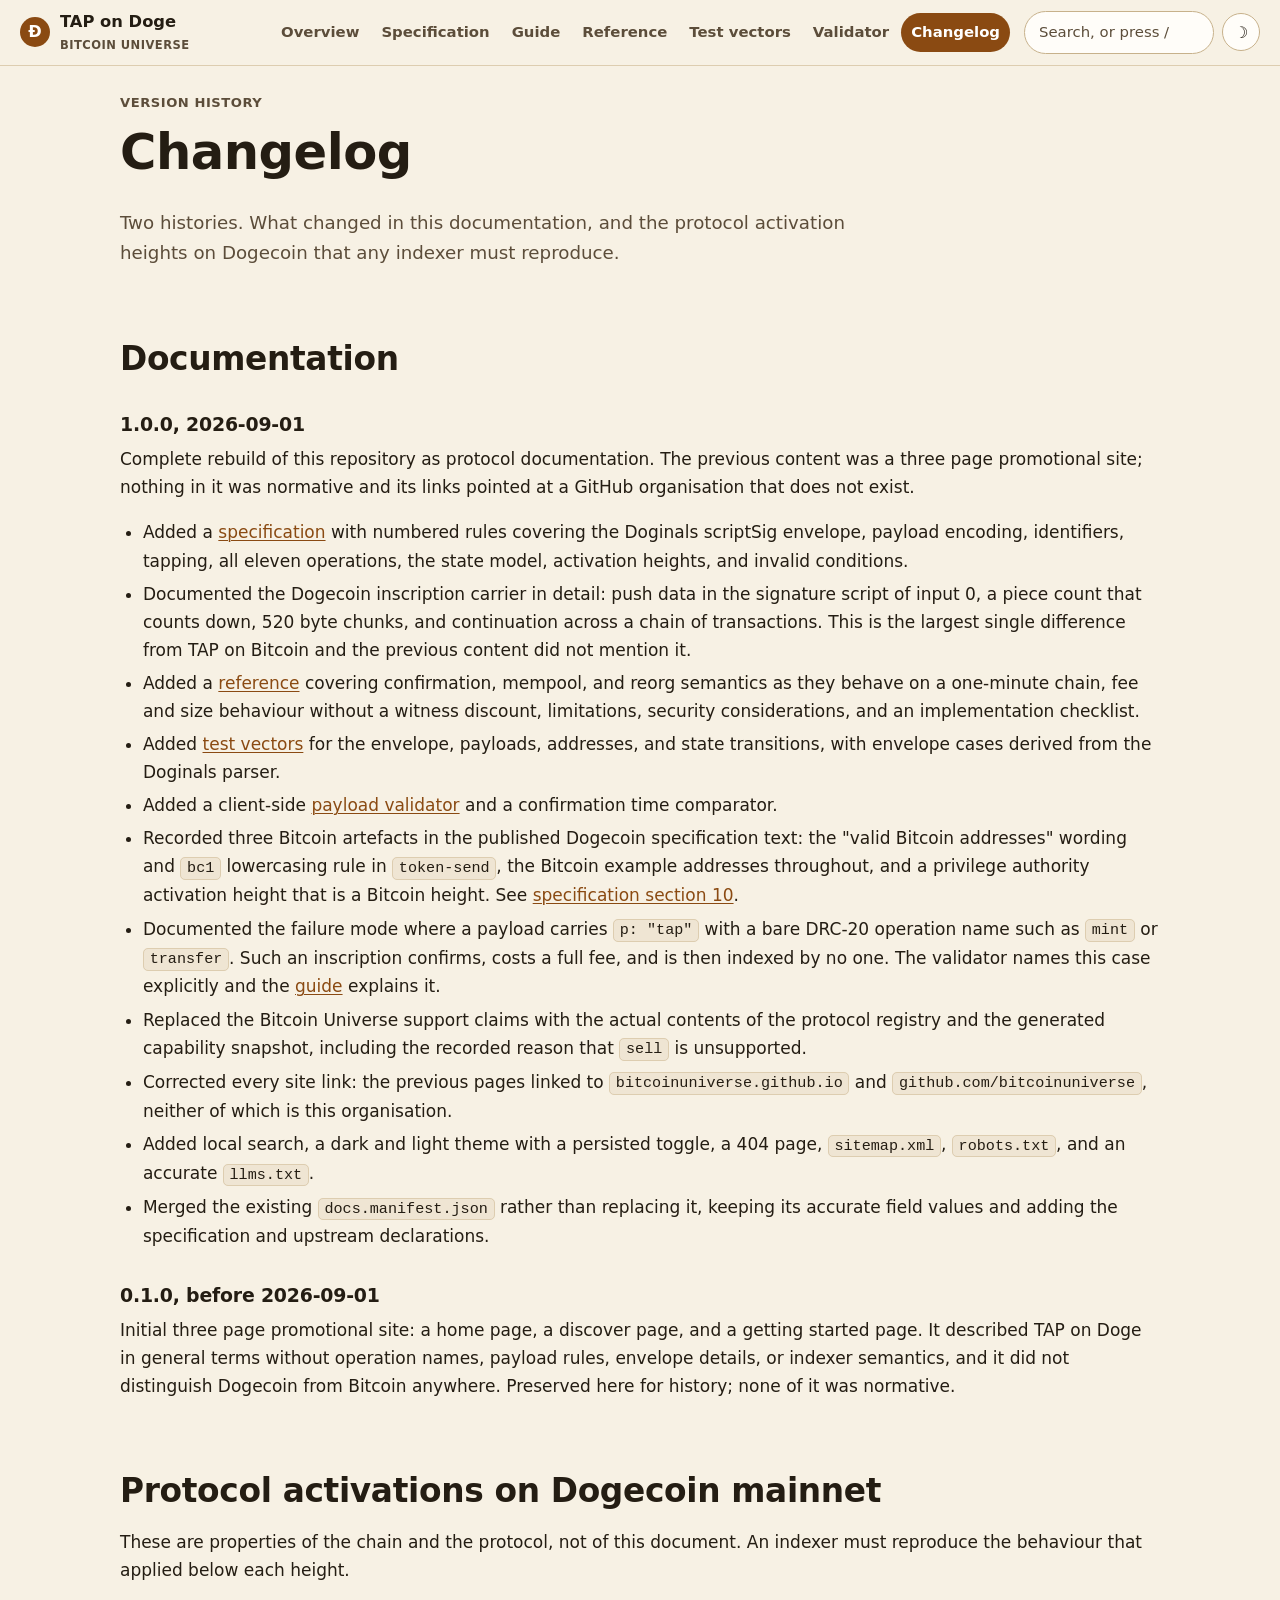
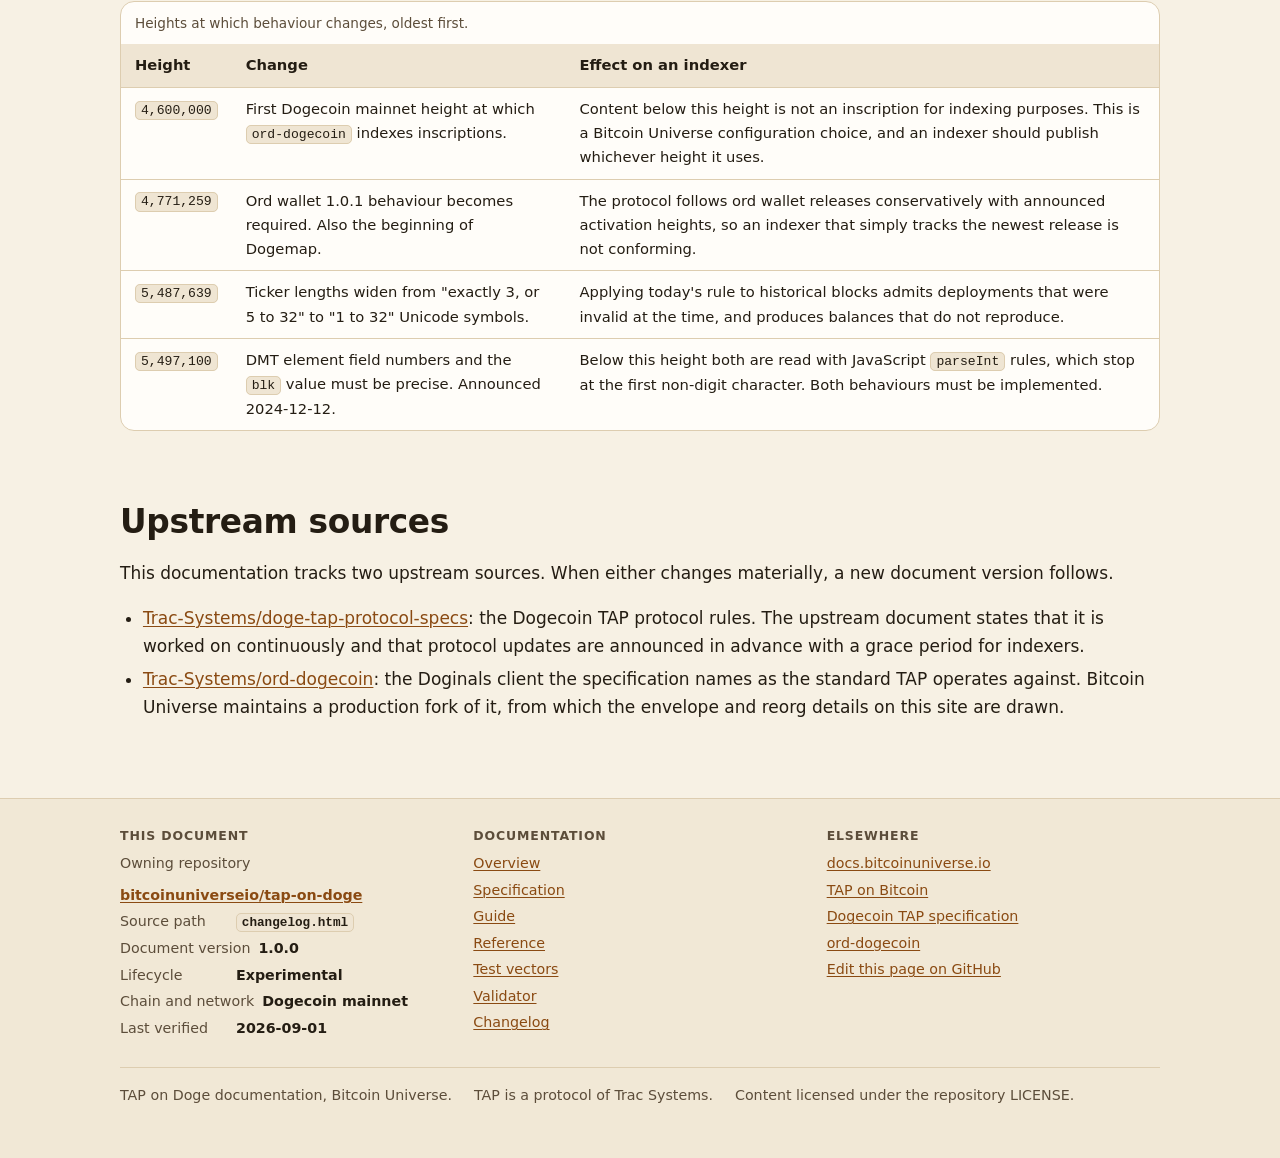
<file: changelog.html>
<!doctype html>
<html lang="en">
<head>
<meta charset="utf-8">
<meta name="viewport" content="width=device-width,initial-scale=1">
<title>TAP on Doge changelog</title>
<meta name="description" content="Version history for the TAP on Doge documentation, and the protocol activation heights on Dogecoin mainnet that it describes.">
<link rel="canonical" href="https://bitcoinuniverseio.github.io/tap-on-doge/changelog.html">
<meta property="og:type" content="article">
<meta property="og:site_name" content="TAP on Doge documentation">
<meta property="og:title" content="TAP on Doge changelog">
<meta property="og:description" content="Documentation version history and the Dogecoin mainnet protocol activation heights.">
<meta property="og:url" content="https://bitcoinuniverseio.github.io/tap-on-doge/changelog.html">
<meta property="og:image" content="https://bitcoinuniverseio.github.io/tap-on-doge/og.svg">
<meta name="twitter:card" content="summary_large_image">
<meta name="theme-color" content="#f7f1e4" media="(prefers-color-scheme: light)">
<meta name="theme-color" content="#17120d" media="(prefers-color-scheme: dark)">
<link rel="icon" href="favicon.svg" type="image/svg+xml">
<link rel="stylesheet" href="styles.css">
</head>
<body data-base="">
<a class="skip" href="#main">Skip to content</a>

<header class="site-head">
  <div class="wrap head-row">
    <a class="brand" href="index.html"><span class="mark" aria-hidden="true">Ð</span><span>TAP on Doge<small>Bitcoin Universe</small></span></a>
    <nav class="site-nav" aria-label="Documentation sections">
      <ul>
        <li><a href="index.html">Overview</a></li>
        <li><a href="spec.html">Specification</a></li>
        <li><a href="guide.html">Guide</a></li>
        <li><a href="reference.html">Reference</a></li>
        <li><a href="vectors.html">Test vectors</a></li>
        <li><a href="validator.html">Validator</a></li>
        <li><a href="changelog.html" aria-current="page">Changelog</a></li>
      </ul>
    </nav>
    <div class="head-tools">
      <div class="search">
        <label class="skip" for="q">Search this documentation</label>
        <input id="q" type="search" placeholder="Search, or press /" autocomplete="off" spellcheck="false">
        <div id="search-results" class="search-results" hidden role="region" aria-label="Search results" aria-live="polite"></div>
      </div>
      <button id="theme-toggle" class="theme-btn" type="button" hidden>☽</button>
    </div>
  </div>
</header>

<main id="main" class="page">
<div class="wrap">

<p class="crumb">Version history</p>
<h1>Changelog</h1>
<p class="lede">Two histories. What changed in this documentation, and the protocol activation heights on Dogecoin that any indexer must reproduce.</p>

<h2 id="docs">Documentation</h2>

<h3 id="v1-0-0">1.0.0, 2026-09-01</h3>
<p>Complete rebuild of this repository as protocol documentation. The previous content was a three page promotional site; nothing in it was normative and its links pointed at a GitHub organisation that does not exist.</p>
<ul>
  <li>Added a <a href="spec.html">specification</a> with numbered rules covering the Doginals scriptSig envelope, payload encoding, identifiers, tapping, all eleven operations, the state model, activation heights, and invalid conditions.</li>
  <li>Documented the Dogecoin inscription carrier in detail: push data in the signature script of input 0, a piece count that counts down, 520 byte chunks, and continuation across a chain of transactions. This is the largest single difference from TAP on Bitcoin and the previous content did not mention it.</li>
  <li>Added a <a href="reference.html">reference</a> covering confirmation, mempool, and reorg semantics as they behave on a one-minute chain, fee and size behaviour without a witness discount, limitations, security considerations, and an implementation checklist.</li>
  <li>Added <a href="vectors.html">test vectors</a> for the envelope, payloads, addresses, and state transitions, with envelope cases derived from the Doginals parser.</li>
  <li>Added a client-side <a href="validator.html">payload validator</a> and a confirmation time comparator.</li>
  <li>Recorded three Bitcoin artefacts in the published Dogecoin specification text: the "valid Bitcoin addresses" wording and <code>bc1</code> lowercasing rule in <code>token-send</code>, the Bitcoin example addresses throughout, and a privilege authority activation height that is a Bitcoin height. See <a href="spec.html#defects">specification section 10</a>.</li>
  <li>Documented the failure mode where a payload carries <code>p: "tap"</code> with a bare DRC-20 operation name such as <code>mint</code> or <code>transfer</code>. Such an inscription confirms, costs a full fee, and is then indexed by no one. The validator names this case explicitly and the <a href="guide.html#bad-op">guide</a> explains it.</li>
  <li>Replaced the Bitcoin Universe support claims with the actual contents of the protocol registry and the generated capability snapshot, including the recorded reason that <code>sell</code> is unsupported.</li>
  <li>Corrected every site link: the previous pages linked to <code>bitcoinuniverse.github.io</code> and <code>github.com/bitcoinuniverse</code>, neither of which is this organisation.</li>
  <li>Added local search, a dark and light theme with a persisted toggle, a 404 page, <code>sitemap.xml</code>, <code>robots.txt</code>, and an accurate <code>llms.txt</code>.</li>
  <li>Merged the existing <code>docs.manifest.json</code> rather than replacing it, keeping its accurate field values and adding the specification and upstream declarations.</li>
</ul>

<h3 id="v0-1-0">0.1.0, before 2026-09-01</h3>
<p>Initial three page promotional site: a home page, a discover page, and a getting started page. It described TAP on Doge in general terms without operation names, payload rules, envelope details, or indexer semantics, and it did not distinguish Dogecoin from Bitcoin anywhere. Preserved here for history; none of it was normative.</p>

<h2 id="protocol">Protocol activations on Dogecoin mainnet</h2>

<p>These are properties of the chain and the protocol, not of this document. An indexer must reproduce the behaviour that applied below each height.</p>

<div class="scroll-x">
<table>
  <caption>Heights at which behaviour changes, oldest first.</caption>
  <thead><tr><th>Height</th><th>Change</th><th>Effect on an indexer</th></tr></thead>
  <tbody>
    <tr>
      <td><code>4,600,000</code></td>
      <td>First Dogecoin mainnet height at which <code>ord-dogecoin</code> indexes inscriptions.</td>
      <td>Content below this height is not an inscription for indexing purposes. This is a Bitcoin Universe configuration choice, and an indexer should publish whichever height it uses.</td>
    </tr>
    <tr>
      <td><code>4,771,259</code></td>
      <td>Ord wallet 1.0.1 behaviour becomes required. Also the beginning of Dogemap.</td>
      <td>The protocol follows ord wallet releases conservatively with announced activation heights, so an indexer that simply tracks the newest release is not conforming.</td>
    </tr>
    <tr>
      <td><code>5,487,639</code></td>
      <td>Ticker lengths widen from "exactly 3, or 5 to 32" to "1 to 32" Unicode symbols.</td>
      <td>Applying today's rule to historical blocks admits deployments that were invalid at the time, and produces balances that do not reproduce.</td>
    </tr>
    <tr>
      <td><code>5,497,100</code></td>
      <td>DMT element field numbers and the <code>blk</code> value must be precise. Announced 2024-12-12.</td>
      <td>Below this height both are read with JavaScript <code>parseInt</code> rules, which stop at the first non-digit character. Both behaviours must be implemented.</td>
    </tr>
  </tbody>
</table>
</div>

<h2 id="upstream">Upstream sources</h2>

<p>This documentation tracks two upstream sources. When either changes materially, a new document version follows.</p>

<ul>
  <li><a href="https://github.com/Trac-Systems/doge-tap-protocol-specs">Trac-Systems/doge-tap-protocol-specs</a>: the Dogecoin TAP protocol rules. The upstream document states that it is worked on continuously and that protocol updates are announced in advance with a grace period for indexers.</li>
  <li><a href="https://github.com/Trac-Systems/ord-dogecoin">Trac-Systems/ord-dogecoin</a>: the Doginals client the specification names as the standard TAP operates against. Bitcoin Universe maintains a production fork of it, from which the envelope and reorg details on this site are drawn.</li>
</ul>

</div>
</main>

<footer class="site-foot">
  <div class="wrap">
    <div class="foot-grid">
      <section>
        <h2>This document</h2>
        <dl class="meta-list">
          <div><dt>Owning repository</dt><dd><a href="https://github.com/bitcoinuniverseio/tap-on-doge">bitcoinuniverseio/tap-on-doge</a></dd></div>
          <div><dt>Source path</dt><dd><code>changelog.html</code></dd></div>
          <div><dt>Document version</dt><dd>1.0.0</dd></div>
          <div><dt>Lifecycle</dt><dd>Experimental</dd></div>
          <div><dt>Chain and network</dt><dd>Dogecoin mainnet</dd></div>
          <div><dt>Last verified</dt><dd><time datetime="2026-09-01">2026-09-01</time></dd></div>
        </dl>
      </section>
      <section>
        <h2>Documentation</h2>
        <ul>
          <li><a href="index.html">Overview</a></li>
          <li><a href="spec.html">Specification</a></li>
          <li><a href="guide.html">Guide</a></li>
          <li><a href="reference.html">Reference</a></li>
          <li><a href="vectors.html">Test vectors</a></li>
          <li><a href="validator.html">Validator</a></li>
          <li><a href="changelog.html">Changelog</a></li>
        </ul>
      </section>
      <section>
        <h2>Elsewhere</h2>
        <ul>
          <li><a href="https://docs.bitcoinuniverse.io">docs.bitcoinuniverse.io</a></li>
          <li><a href="https://bitcoinuniverseio.github.io/tap/">TAP on Bitcoin</a></li>
          <li><a href="https://github.com/Trac-Systems/doge-tap-protocol-specs">Dogecoin TAP specification</a></li>
          <li><a href="https://github.com/Trac-Systems/ord-dogecoin">ord-dogecoin</a></li>
          <li><a href="https://github.com/bitcoinuniverseio/tap-on-doge/edit/main/changelog.html">Edit this page on GitHub</a></li>
        </ul>
      </section>
    </div>
    <p class="foot-bottom"><span>TAP on Doge documentation, Bitcoin Universe.</span> <span>TAP is a protocol of Trac Systems.</span> <span>Content licensed under the repository LICENSE.</span></p>
  </div>
</footer>

<script src="site.js" defer></script>
</body>
</html>
</file>
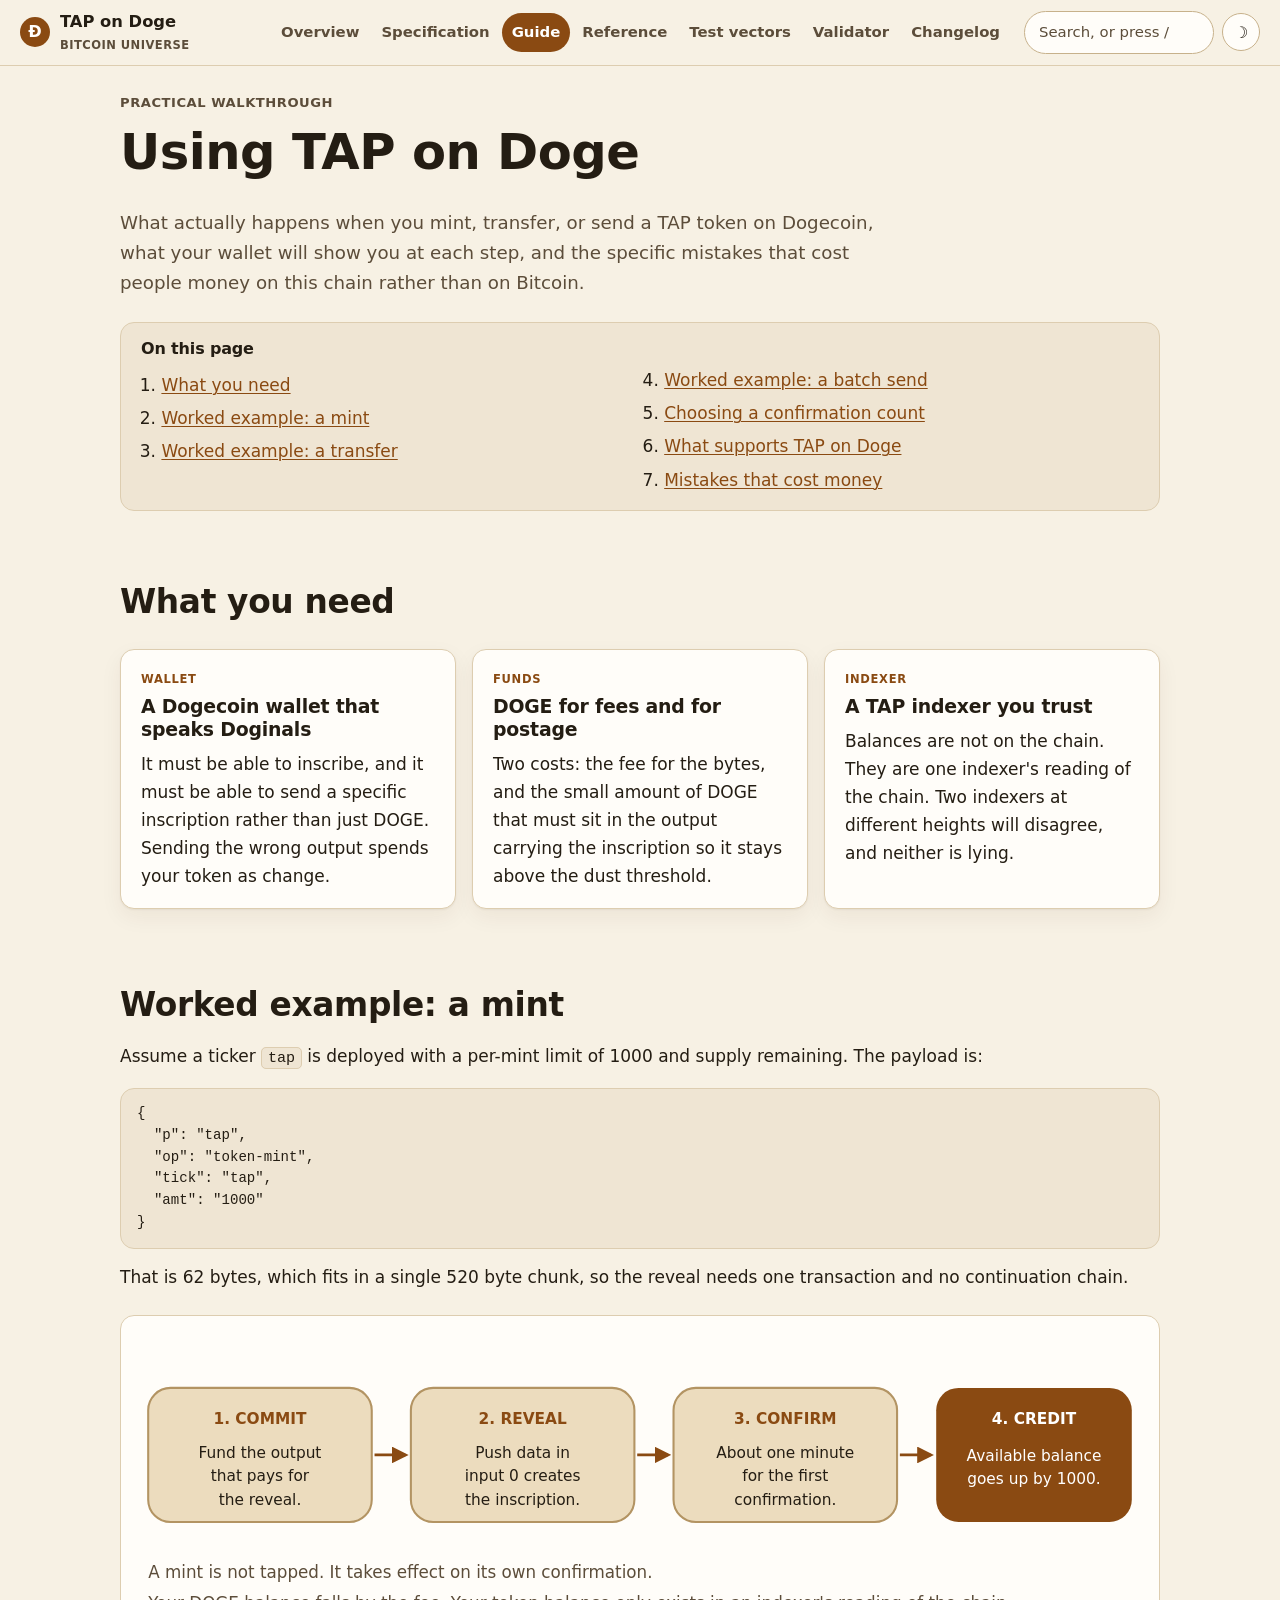
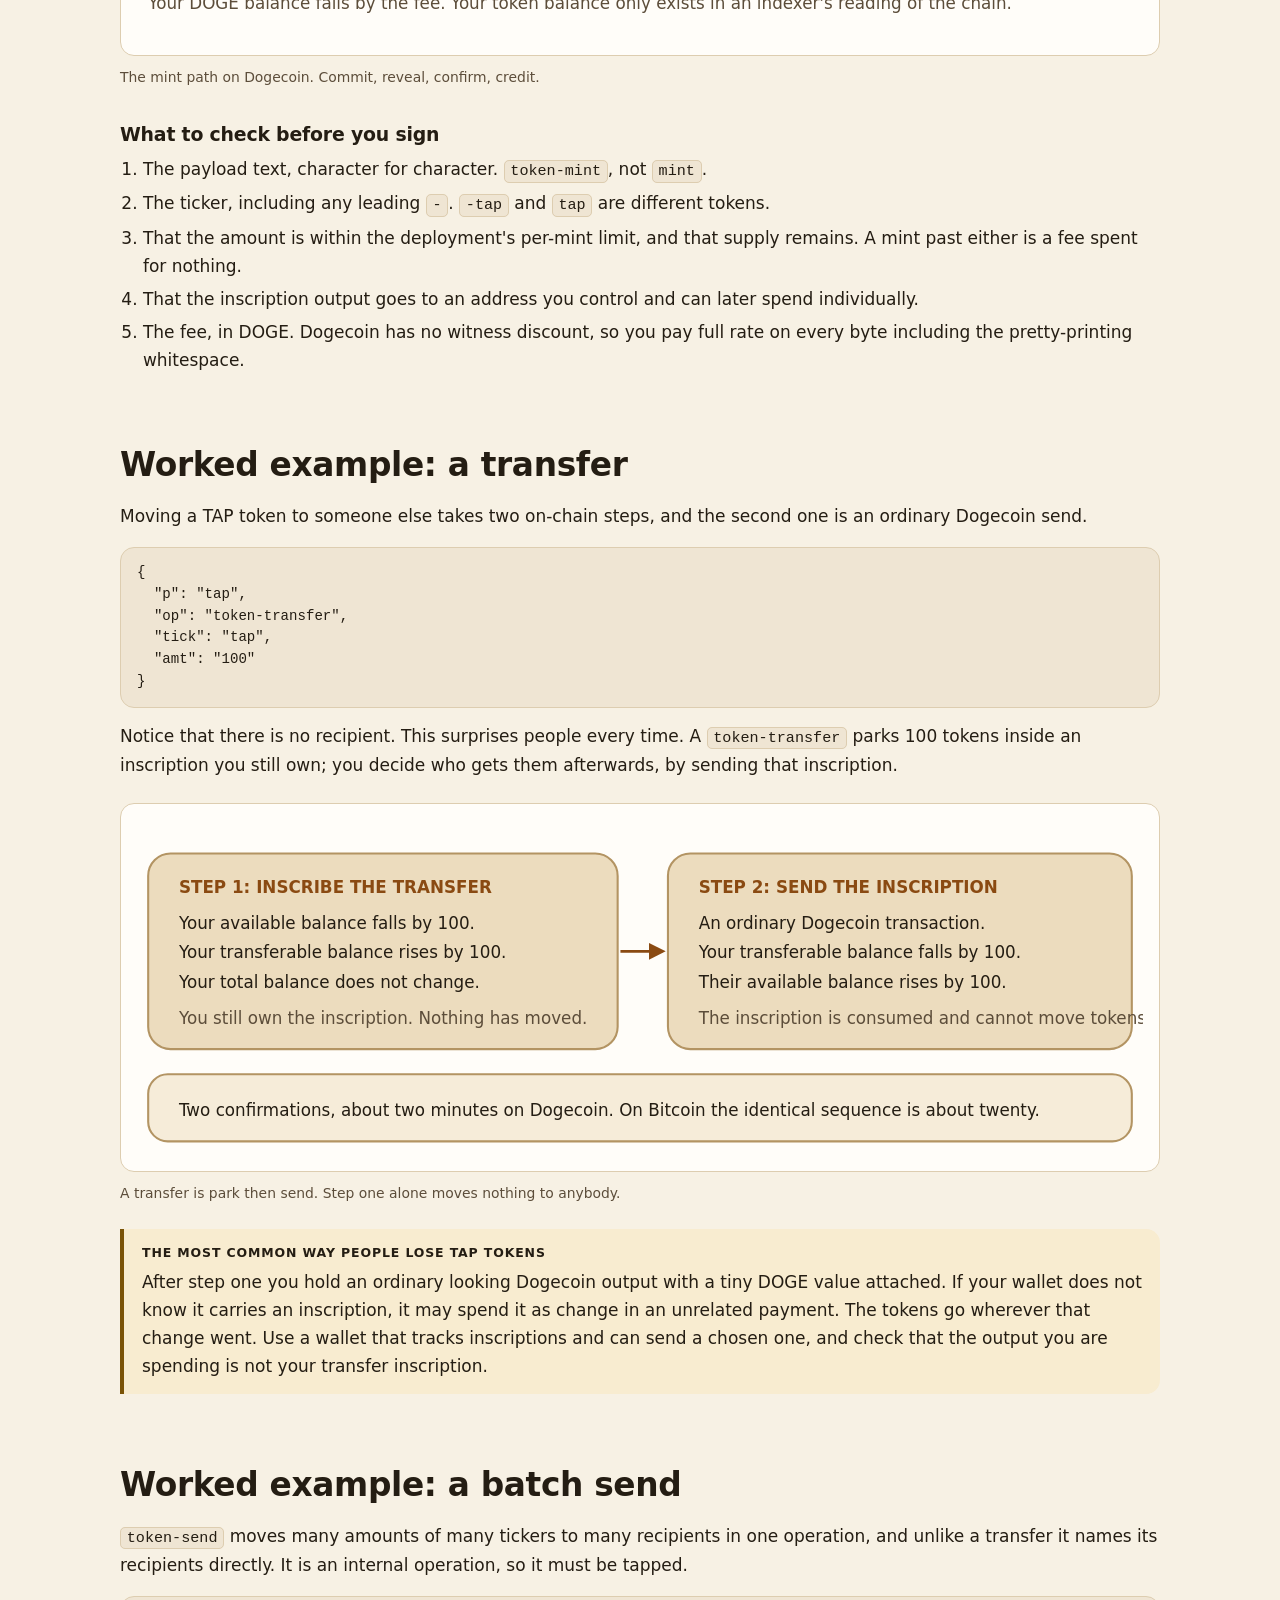
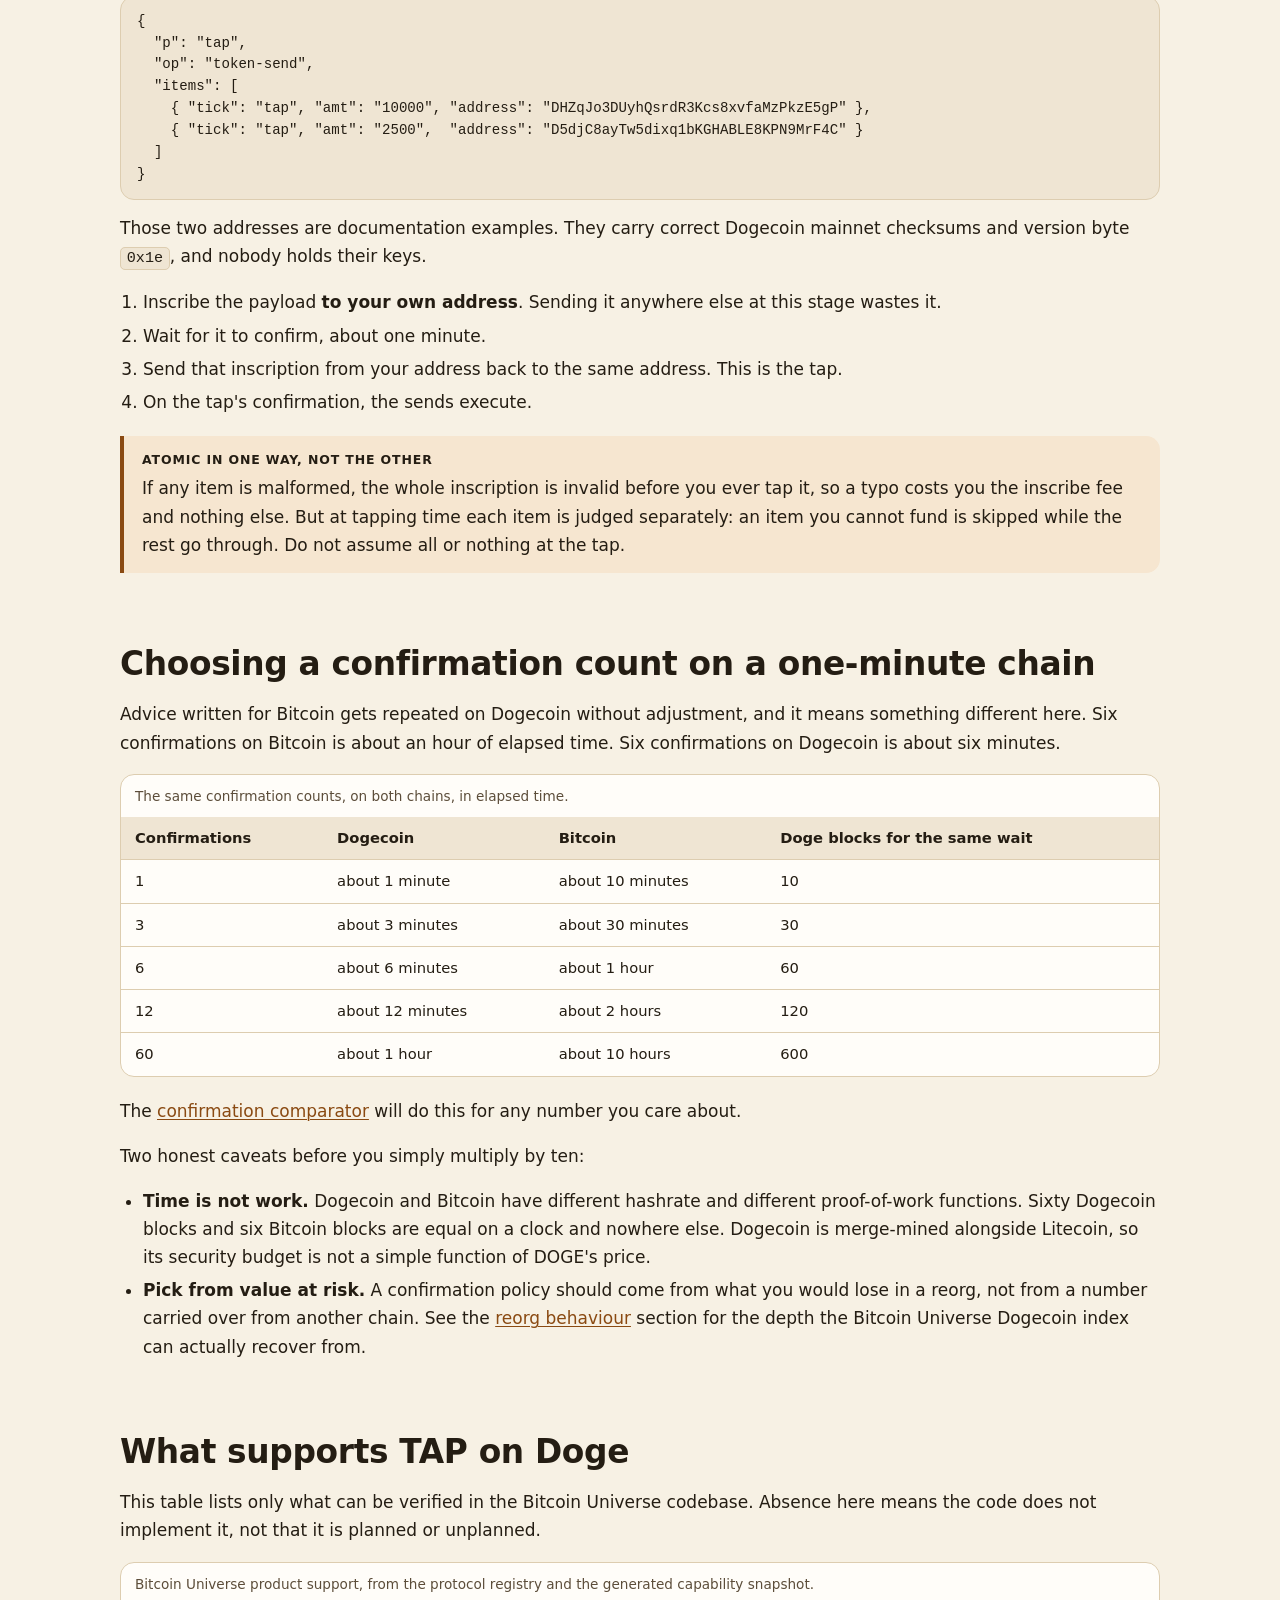
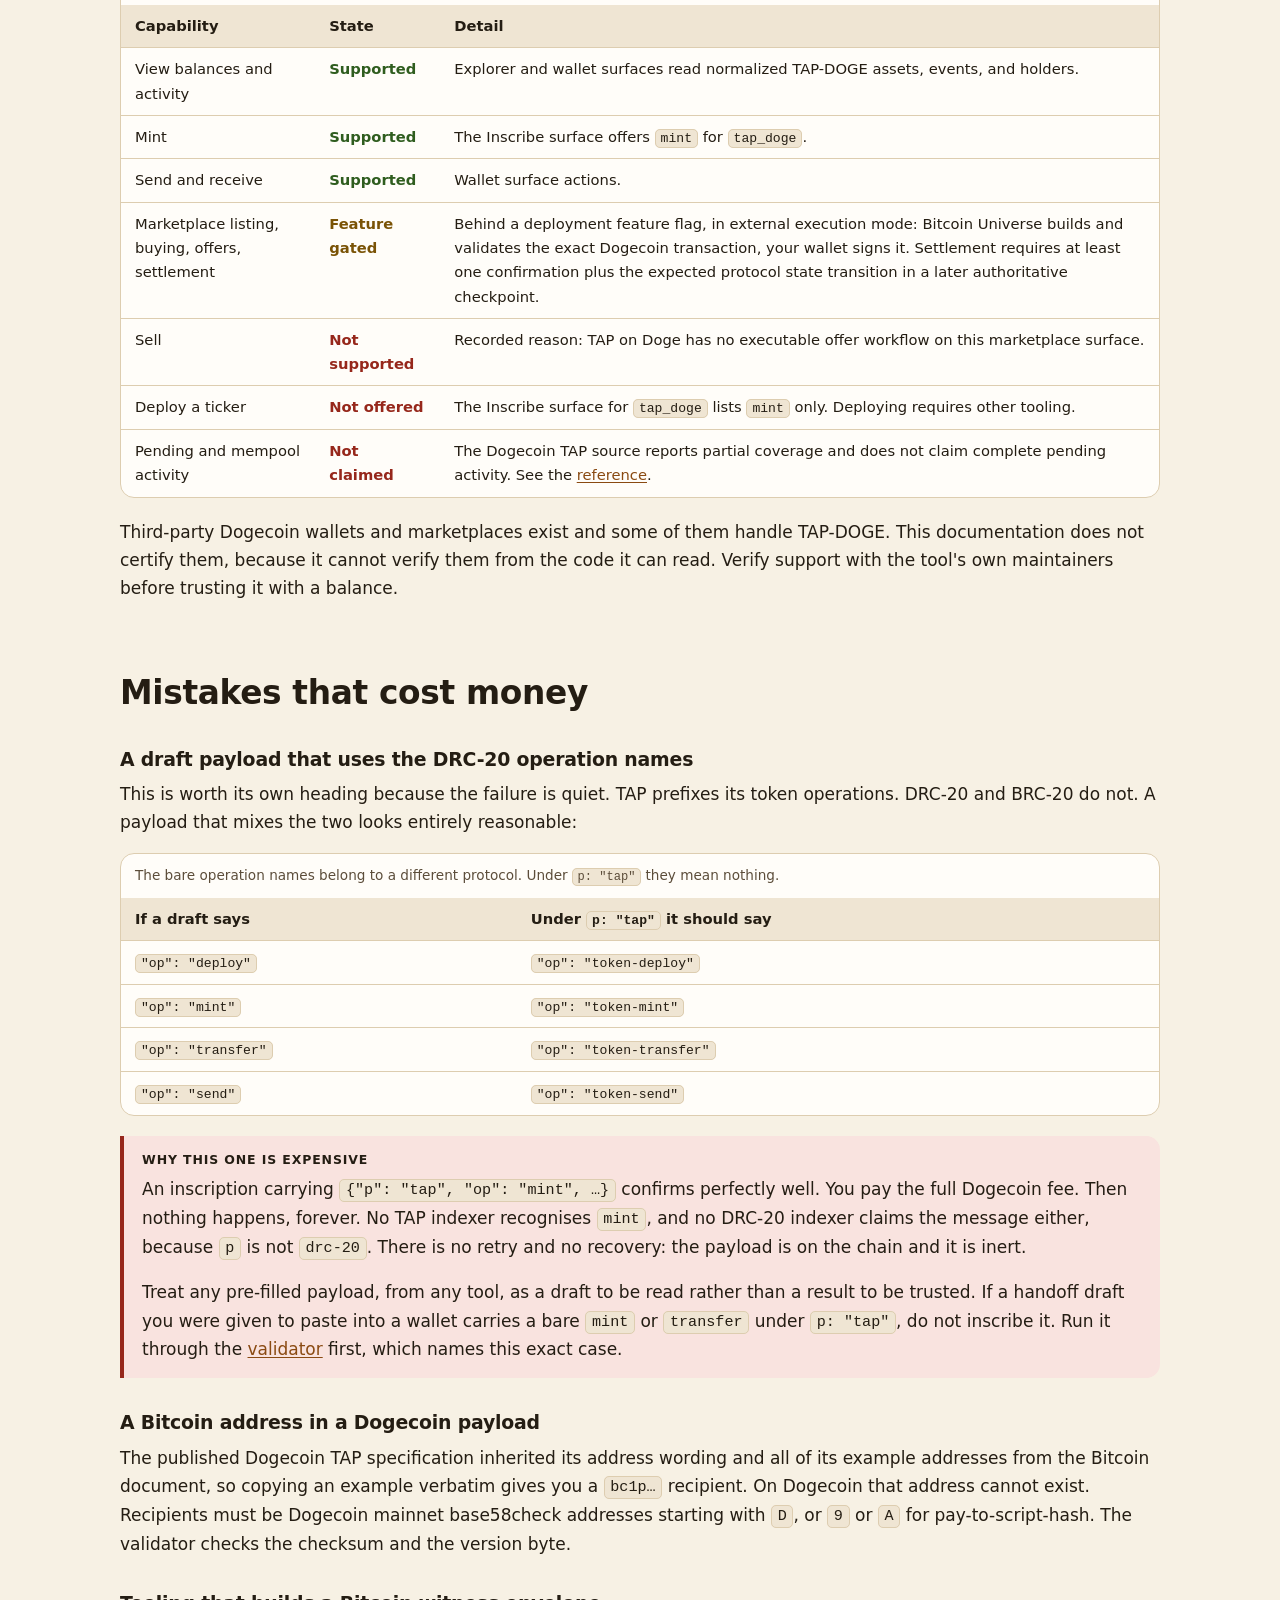
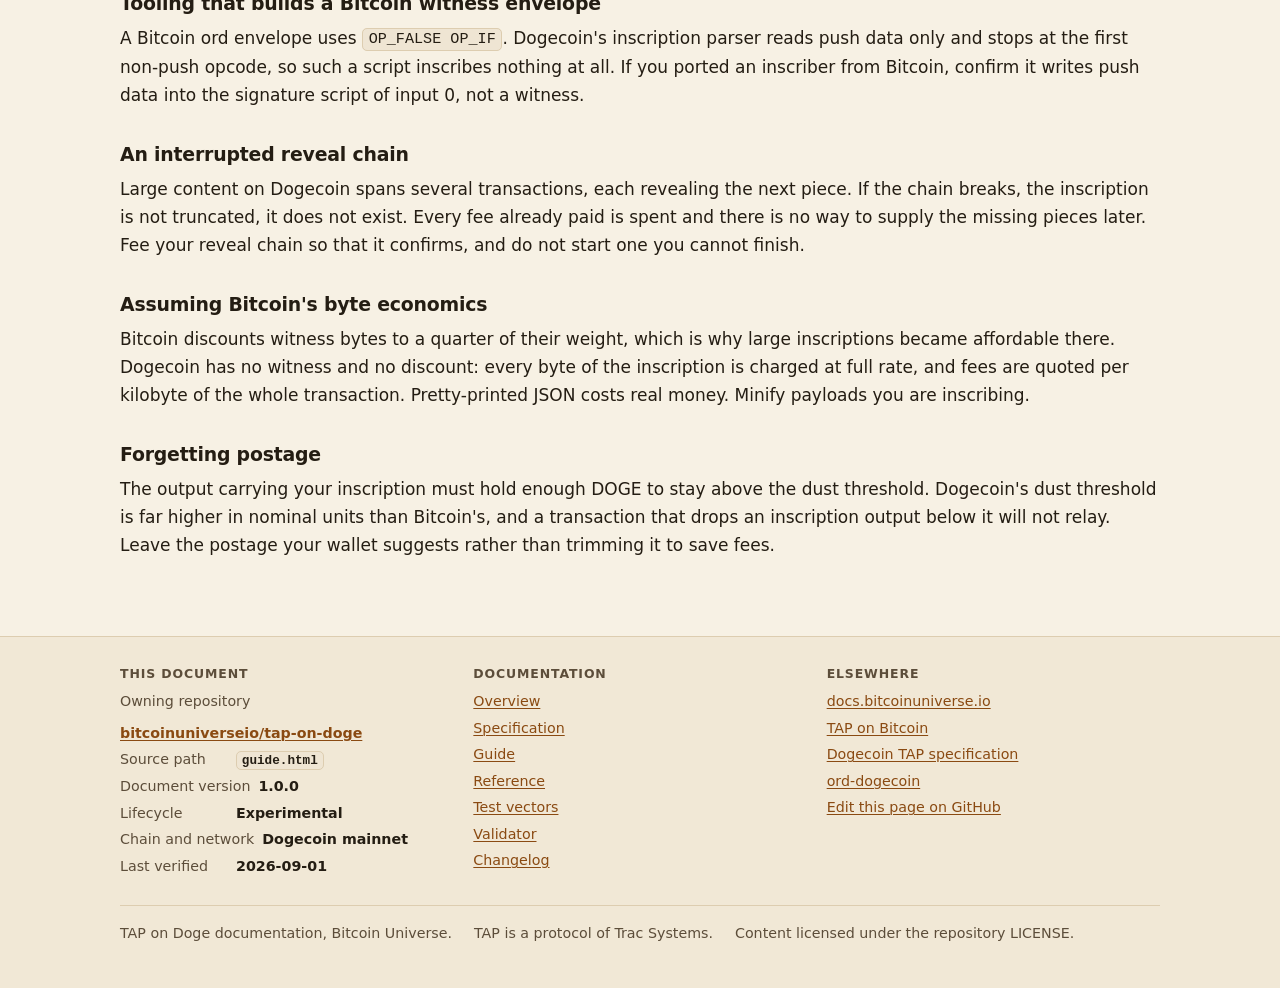
<file: guide.html>
<!doctype html>
<html lang="en">
<head>
<meta charset="utf-8">
<meta name="viewport" content="width=device-width,initial-scale=1">
<title>TAP on Doge guide: minting, transferring, and tapping</title>
<meta name="description" content="A plain-language walkthrough of TAP on Dogecoin: worked mint and transfer examples, what tapping looks like, choosing a confirmation count on a one-minute chain, and the mistakes that cost money.">
<link rel="canonical" href="https://bitcoinuniverseio.github.io/tap-on-doge/guide.html">
<meta property="og:type" content="article">
<meta property="og:site_name" content="TAP on Doge documentation">
<meta property="og:title" content="TAP on Doge guide: minting, transferring, and tapping">
<meta property="og:description" content="Worked examples for TAP on Dogecoin mainnet, and the Dogecoin specific mistakes to avoid.">
<meta property="og:url" content="https://bitcoinuniverseio.github.io/tap-on-doge/guide.html">
<meta property="og:image" content="https://bitcoinuniverseio.github.io/tap-on-doge/og.svg">
<meta name="twitter:card" content="summary_large_image">
<meta name="theme-color" content="#f7f1e4" media="(prefers-color-scheme: light)">
<meta name="theme-color" content="#17120d" media="(prefers-color-scheme: dark)">
<link rel="icon" href="favicon.svg" type="image/svg+xml">
<link rel="stylesheet" href="styles.css">
</head>
<body data-base="">
<a class="skip" href="#main">Skip to content</a>

<header class="site-head">
  <div class="wrap head-row">
    <a class="brand" href="index.html"><span class="mark" aria-hidden="true">Ð</span><span>TAP on Doge<small>Bitcoin Universe</small></span></a>
    <nav class="site-nav" aria-label="Documentation sections">
      <ul>
        <li><a href="index.html">Overview</a></li>
        <li><a href="spec.html">Specification</a></li>
        <li><a href="guide.html" aria-current="page">Guide</a></li>
        <li><a href="reference.html">Reference</a></li>
        <li><a href="vectors.html">Test vectors</a></li>
        <li><a href="validator.html">Validator</a></li>
        <li><a href="changelog.html">Changelog</a></li>
      </ul>
    </nav>
    <div class="head-tools">
      <div class="search">
        <label class="skip" for="q">Search this documentation</label>
        <input id="q" type="search" placeholder="Search, or press /" autocomplete="off" spellcheck="false">
        <div id="search-results" class="search-results" hidden role="region" aria-label="Search results" aria-live="polite"></div>
      </div>
      <button id="theme-toggle" class="theme-btn" type="button" hidden>☽</button>
    </div>
  </div>
</header>

<main id="main" class="page">
<div class="wrap">

<p class="crumb">Practical walkthrough</p>
<h1>Using TAP on Doge</h1>
<p class="lede">What actually happens when you mint, transfer, or send a TAP token on Dogecoin, what your wallet will show you at each step, and the specific mistakes that cost people money on this chain rather than on Bitcoin.</p>

<nav class="toc" aria-labelledby="toch">
  <h2 id="toch">On this page</h2>
  <ol>
    <li><a href="#need">What you need</a></li>
    <li><a href="#mint">Worked example: a mint</a></li>
    <li><a href="#transfer">Worked example: a transfer</a></li>
    <li><a href="#send">Worked example: a batch send</a></li>
    <li><a href="#confirmations">Choosing a confirmation count</a></li>
    <li><a href="#support">What supports TAP on Doge</a></li>
    <li><a href="#mistakes">Mistakes that cost money</a></li>
  </ol>
</nav>

<h2 id="need">What you need</h2>

<ul class="cards">
  <li class="card"><span class="tag">Wallet</span><h3>A Dogecoin wallet that speaks Doginals</h3><p>It must be able to inscribe, and it must be able to send a specific inscription rather than just DOGE. Sending the wrong output spends your token as change.</p></li>
  <li class="card"><span class="tag">Funds</span><h3>DOGE for fees and for postage</h3><p>Two costs: the fee for the bytes, and the small amount of DOGE that must sit in the output carrying the inscription so it stays above the dust threshold.</p></li>
  <li class="card"><span class="tag">Indexer</span><h3>A TAP indexer you trust</h3><p>Balances are not on the chain. They are one indexer's reading of the chain. Two indexers at different heights will disagree, and neither is lying.</p></li>
</ul>

<h2 id="mint">Worked example: a mint</h2>

<p>Assume a ticker <code>tap</code> is deployed with a per-mint limit of 1000 and supply remaining. The payload is:</p>

<pre><code>{
  "p": "tap",
  "op": "token-mint",
  "tick": "tap",
  "amt": "1000"
}</code></pre>

<p>That is 62 bytes, which fits in a single 520 byte chunk, so the reveal needs one transaction and no continuation chain.</p>

<figure>
  <div class="dg-wrap">
    <svg viewBox="0 0 720 220" role="img" aria-labelledby="mintT mintD">
      <title id="mintT">The steps of a TAP mint on Dogecoin</title>
      <desc id="mintD">Four steps left to right. Step one, commit: fund an output that will pay for the reveal. Step two, reveal: spend it with the inscription push data in input zero, which creates the inscription. Step three, confirm: about one minute for the first confirmation. Step four, credit: the indexer reads the payload and adds the amount to the address's available balance. No tapping is needed for a mint.</desc>

      <rect x="8" y="40" width="160" height="96" rx="16" class="svg-fill-2 svg-line" stroke-width="1.5"/>
      <text x="88" y="66" text-anchor="middle" class="svg-accent" font-size="11" font-weight="800">1. COMMIT</text>
      <text x="88" y="90" text-anchor="middle" class="svg-ink" font-size="11">Fund the output</text>
      <text x="88" y="107" text-anchor="middle" class="svg-ink" font-size="11">that pays for</text>
      <text x="88" y="124" text-anchor="middle" class="svg-ink" font-size="11">the reveal.</text>

      <path d="M170 88 L192 88" class="svg-accent-s svg-none" stroke-width="2" marker-end="url(#gArrow)"/>
      <defs><marker id="gArrow" viewBox="0 0 10 10" refX="8" refY="5" markerWidth="6" markerHeight="6" orient="auto"><path d="M0 0 L10 5 L0 10 z" class="svg-accent"/></marker></defs>

      <rect x="196" y="40" width="160" height="96" rx="16" class="svg-fill-2 svg-line" stroke-width="1.5"/>
      <text x="276" y="66" text-anchor="middle" class="svg-accent" font-size="11" font-weight="800">2. REVEAL</text>
      <text x="276" y="90" text-anchor="middle" class="svg-ink" font-size="11">Push data in</text>
      <text x="276" y="107" text-anchor="middle" class="svg-ink" font-size="11">input 0 creates</text>
      <text x="276" y="124" text-anchor="middle" class="svg-ink" font-size="11">the inscription.</text>

      <path d="M358 88 L380 88" class="svg-accent-s svg-none" stroke-width="2" marker-end="url(#gArrow)"/>

      <rect x="384" y="40" width="160" height="96" rx="16" class="svg-fill-2 svg-line" stroke-width="1.5"/>
      <text x="464" y="66" text-anchor="middle" class="svg-accent" font-size="11" font-weight="800">3. CONFIRM</text>
      <text x="464" y="90" text-anchor="middle" class="svg-ink" font-size="11">About one minute</text>
      <text x="464" y="107" text-anchor="middle" class="svg-ink" font-size="11">for the first</text>
      <text x="464" y="124" text-anchor="middle" class="svg-ink" font-size="11">confirmation.</text>

      <path d="M546 88 L568 88" class="svg-accent-s svg-none" stroke-width="2" marker-end="url(#gArrow)"/>

      <rect x="572" y="40" width="140" height="96" rx="16" class="svg-accent"/>
      <text x="642" y="66" text-anchor="middle" font-size="11" font-weight="800" fill="var(--accent-ink)">4. CREDIT</text>
      <text x="642" y="92" text-anchor="middle" font-size="11" fill="var(--accent-ink)">Available balance</text>
      <text x="642" y="109" text-anchor="middle" font-size="11" fill="var(--accent-ink)">goes up by 1000.</text>

      <text x="8" y="176" class="svg-muted" font-size="12">A mint is not tapped. It takes effect on its own confirmation.</text>
      <text x="8" y="198" class="svg-muted" font-size="12">Your DOGE balance falls by the fee. Your token balance only exists in an indexer's reading of the chain.</text>
    </svg>
  </div>
  <figcaption>The mint path on Dogecoin. Commit, reveal, confirm, credit.</figcaption>
</figure>

<h3>What to check before you sign</h3>
<ol>
  <li>The payload text, character for character. <code>token-mint</code>, not <code>mint</code>.</li>
  <li>The ticker, including any leading <code>-</code>. <code>-tap</code> and <code>tap</code> are different tokens.</li>
  <li>That the amount is within the deployment's per-mint limit, and that supply remains. A mint past either is a fee spent for nothing.</li>
  <li>That the inscription output goes to an address you control and can later spend individually.</li>
  <li>The fee, in DOGE. Dogecoin has no witness discount, so you pay full rate on every byte including the pretty-printing whitespace.</li>
</ol>

<h2 id="transfer">Worked example: a transfer</h2>

<p>Moving a TAP token to someone else takes two on-chain steps, and the second one is an ordinary Dogecoin send.</p>

<pre><code>{
  "p": "tap",
  "op": "token-transfer",
  "tick": "tap",
  "amt": "100"
}</code></pre>

<p>Notice that there is no recipient. This surprises people every time. A <code>token-transfer</code> parks 100 tokens inside an inscription you still own; you decide who gets them afterwards, by sending that inscription.</p>

<figure>
  <div class="dg-wrap">
    <svg viewBox="0 0 720 240" role="img" aria-labelledby="xferT xferD">
      <title id="xferT">The two on-chain steps of a TAP transfer</title>
      <desc id="xferD">Step one: inscribe a token-transfer for 100. On confirmation, 100 moves from your available balance into your transferable balance and a live transfer inscription now exists, still owned by you. Step two: send that inscription to the recipient in an ordinary Dogecoin transaction. On confirmation, 100 leaves your transferable balance and credits the recipient's available balance, and the inscription is consumed.</desc>

      <rect x="8" y="24" width="336" height="140" rx="16" class="svg-fill-2 svg-line" stroke-width="1.5"/>
      <text x="30" y="52" class="svg-accent" font-size="12" font-weight="800">STEP 1: INSCRIBE THE TRANSFER</text>
      <text x="30" y="78" class="svg-ink" font-size="12">Your available balance falls by 100.</text>
      <text x="30" y="99" class="svg-ink" font-size="12">Your transferable balance rises by 100.</text>
      <text x="30" y="120" class="svg-ink" font-size="12">Your total balance does not change.</text>
      <text x="30" y="146" class="svg-muted" font-size="12">You still own the inscription. Nothing has moved.</text>

      <path d="M346 94 L376 94" class="svg-accent-s svg-none" stroke-width="2" marker-end="url(#xArrow)"/>
      <defs><marker id="xArrow" viewBox="0 0 10 10" refX="8" refY="5" markerWidth="6" markerHeight="6" orient="auto"><path d="M0 0 L10 5 L0 10 z" class="svg-accent"/></marker></defs>

      <rect x="380" y="24" width="332" height="140" rx="16" class="svg-fill-2 svg-line" stroke-width="1.5"/>
      <text x="402" y="52" class="svg-accent" font-size="12" font-weight="800">STEP 2: SEND THE INSCRIPTION</text>
      <text x="402" y="78" class="svg-ink" font-size="12">An ordinary Dogecoin transaction.</text>
      <text x="402" y="99" class="svg-ink" font-size="12">Your transferable balance falls by 100.</text>
      <text x="402" y="120" class="svg-ink" font-size="12">Their available balance rises by 100.</text>
      <text x="402" y="146" class="svg-muted" font-size="12">The inscription is consumed and cannot move tokens again.</text>

      <rect x="8" y="182" width="704" height="48" rx="14" class="svg-fill svg-line" stroke-width="1.5"/>
      <text x="30" y="212" class="svg-ink" font-size="12">Two confirmations, about two minutes on Dogecoin. On Bitcoin the identical sequence is about twenty.</text>
    </svg>
  </div>
  <figcaption>A transfer is park then send. Step one alone moves nothing to anybody.</figcaption>
</figure>

<div class="note warn">
  <b class="lbl">The most common way people lose TAP tokens</b>
  <p>After step one you hold an ordinary looking Dogecoin output with a tiny DOGE value attached. If your wallet does not know it carries an inscription, it may spend it as change in an unrelated payment. The tokens go wherever that change went. Use a wallet that tracks inscriptions and can send a chosen one, and check that the output you are spending is not your transfer inscription.</p>
</div>

<h2 id="send">Worked example: a batch send</h2>

<p><code>token-send</code> moves many amounts of many tickers to many recipients in one operation, and unlike a transfer it names its recipients directly. It is an internal operation, so it must be tapped.</p>

<pre><code>{
  "p": "tap",
  "op": "token-send",
  "items": [
    { "tick": "tap", "amt": "10000", "address": "DHZqJo3DUyhQsrdR3Kcs8xvfaMzPkzE5gP" },
    { "tick": "tap", "amt": "2500",  "address": "D5djC8ayTw5dixq1bKGHABLE8KPN9MrF4C" }
  ]
}</code></pre>

<p>Those two addresses are documentation examples. They carry correct Dogecoin mainnet checksums and version byte <code>0x1e</code>, and nobody holds their keys.</p>

<ol>
  <li>Inscribe the payload <b>to your own address</b>. Sending it anywhere else at this stage wastes it.</li>
  <li>Wait for it to confirm, about one minute.</li>
  <li>Send that inscription from your address back to the same address. This is the tap.</li>
  <li>On the tap's confirmation, the sends execute.</li>
</ol>

<div class="note">
  <b class="lbl">Atomic in one way, not the other</b>
  <p>If any item is malformed, the whole inscription is invalid before you ever tap it, so a typo costs you the inscribe fee and nothing else. But at tapping time each item is judged separately: an item you cannot fund is skipped while the rest go through. Do not assume all or nothing at the tap.</p>
</div>

<h2 id="confirmations">Choosing a confirmation count on a one-minute chain</h2>

<p>Advice written for Bitcoin gets repeated on Dogecoin without adjustment, and it means something different here. Six confirmations on Bitcoin is about an hour of elapsed time. Six confirmations on Dogecoin is about six minutes.</p>

<div class="scroll-x">
<table>
  <caption>The same confirmation counts, on both chains, in elapsed time.</caption>
  <thead><tr><th>Confirmations</th><th>Dogecoin</th><th>Bitcoin</th><th>Doge blocks for the same wait</th></tr></thead>
  <tbody>
    <tr><td>1</td><td>about 1 minute</td><td>about 10 minutes</td><td>10</td></tr>
    <tr><td>3</td><td>about 3 minutes</td><td>about 30 minutes</td><td>30</td></tr>
    <tr><td>6</td><td>about 6 minutes</td><td>about 1 hour</td><td>60</td></tr>
    <tr><td>12</td><td>about 12 minutes</td><td>about 2 hours</td><td>120</td></tr>
    <tr><td>60</td><td>about 1 hour</td><td>about 10 hours</td><td>600</td></tr>
  </tbody>
</table>
</div>

<p>The <a href="validator.html#comparator">confirmation comparator</a> will do this for any number you care about.</p>

<p>Two honest caveats before you simply multiply by ten:</p>
<ul>
  <li><strong>Time is not work.</strong> Dogecoin and Bitcoin have different hashrate and different proof-of-work functions. Sixty Dogecoin blocks and six Bitcoin blocks are equal on a clock and nowhere else. Dogecoin is merge-mined alongside Litecoin, so its security budget is not a simple function of DOGE's price.</li>
  <li><strong>Pick from value at risk.</strong> A confirmation policy should come from what you would lose in a reorg, not from a number carried over from another chain. See the <a href="reference.html#reorg">reorg behaviour</a> section for the depth the Bitcoin Universe Dogecoin index can actually recover from.</li>
</ul>

<h2 id="support">What supports TAP on Doge</h2>

<p>This table lists only what can be verified in the Bitcoin Universe codebase. Absence here means the code does not implement it, not that it is planned or unplanned.</p>

<div class="scroll-x">
<table>
  <caption>Bitcoin Universe product support, from the protocol registry and the generated capability snapshot.</caption>
  <thead><tr><th>Capability</th><th>State</th><th>Detail</th></tr></thead>
  <tbody>
    <tr><td>View balances and activity</td><td><span class="yes">Supported</span></td><td>Explorer and wallet surfaces read normalized TAP-DOGE assets, events, and holders.</td></tr>
    <tr><td>Mint</td><td><span class="yes">Supported</span></td><td>The Inscribe surface offers <code>mint</code> for <code>tap_doge</code>.</td></tr>
    <tr><td>Send and receive</td><td><span class="yes">Supported</span></td><td>Wallet surface actions.</td></tr>
    <tr><td>Marketplace listing, buying, offers, settlement</td><td><span class="part">Feature gated</span></td><td>Behind a deployment feature flag, in external execution mode: Bitcoin Universe builds and validates the exact Dogecoin transaction, your wallet signs it. Settlement requires at least one confirmation plus the expected protocol state transition in a later authoritative checkpoint.</td></tr>
    <tr><td>Sell</td><td><span class="no">Not supported</span></td><td>Recorded reason: TAP on Doge has no executable offer workflow on this marketplace surface.</td></tr>
    <tr><td>Deploy a ticker</td><td><span class="no">Not offered</span></td><td>The Inscribe surface for <code>tap_doge</code> lists <code>mint</code> only. Deploying requires other tooling.</td></tr>
    <tr><td>Pending and mempool activity</td><td><span class="no">Not claimed</span></td><td>The Dogecoin TAP source reports partial coverage and does not claim complete pending activity. See the <a href="reference.html#mempool">reference</a>.</td></tr>
  </tbody>
</table>
</div>

<p>Third-party Dogecoin wallets and marketplaces exist and some of them handle TAP-DOGE. This documentation does not certify them, because it cannot verify them from the code it can read. Verify support with the tool's own maintainers before trusting it with a balance.</p>

<h2 id="mistakes">Mistakes that cost money</h2>

<h3 id="bad-op">A draft payload that uses the DRC-20 operation names</h3>

<p>This is worth its own heading because the failure is quiet. TAP prefixes its token operations. DRC-20 and BRC-20 do not. A payload that mixes the two looks entirely reasonable:</p>

<div class="scroll-x">
<table>
  <caption>The bare operation names belong to a different protocol. Under <code>p: "tap"</code> they mean nothing.</caption>
  <thead><tr><th>If a draft says</th><th>Under <code>p: "tap"</code> it should say</th></tr></thead>
  <tbody>
    <tr><td><code>"op": "deploy"</code></td><td><code>"op": "token-deploy"</code></td></tr>
    <tr><td><code>"op": "mint"</code></td><td><code>"op": "token-mint"</code></td></tr>
    <tr><td><code>"op": "transfer"</code></td><td><code>"op": "token-transfer"</code></td></tr>
    <tr><td><code>"op": "send"</code></td><td><code>"op": "token-send"</code></td></tr>
  </tbody>
</table>
</div>

<div class="note bad">
  <b class="lbl">Why this one is expensive</b>
  <p>An inscription carrying <code>{"p": "tap", "op": "mint", …}</code> confirms perfectly well. You pay the full Dogecoin fee. Then nothing happens, forever. No TAP indexer recognises <code>mint</code>, and no DRC-20 indexer claims the message either, because <code>p</code> is not <code>drc-20</code>. There is no retry and no recovery: the payload is on the chain and it is inert.</p>
  <p>Treat any pre-filled payload, from any tool, as a draft to be read rather than a result to be trusted. If a handoff draft you were given to paste into a wallet carries a bare <code>mint</code> or <code>transfer</code> under <code>p: "tap"</code>, do not inscribe it. Run it through the <a href="validator.html">validator</a> first, which names this exact case.</p>
</div>

<h3 id="bad-address">A Bitcoin address in a Dogecoin payload</h3>
<p>The published Dogecoin TAP specification inherited its address wording and all of its example addresses from the Bitcoin document, so copying an example verbatim gives you a <code>bc1p…</code> recipient. On Dogecoin that address cannot exist. Recipients must be Dogecoin mainnet base58check addresses starting with <code>D</code>, or <code>9</code> or <code>A</code> for pay-to-script-hash. The validator checks the checksum and the version byte.</p>

<h3 id="bad-envelope">Tooling that builds a Bitcoin witness envelope</h3>
<p>A Bitcoin ord envelope uses <code>OP_FALSE OP_IF</code>. Dogecoin's inscription parser reads push data only and stops at the first non-push opcode, so such a script inscribes nothing at all. If you ported an inscriber from Bitcoin, confirm it writes push data into the signature script of input 0, not a witness.</p>

<h3 id="bad-chain">An interrupted reveal chain</h3>
<p>Large content on Dogecoin spans several transactions, each revealing the next piece. If the chain breaks, the inscription is not truncated, it does not exist. Every fee already paid is spent and there is no way to supply the missing pieces later. Fee your reveal chain so that it confirms, and do not start one you cannot finish.</p>

<h3 id="bad-fee">Assuming Bitcoin's byte economics</h3>
<p>Bitcoin discounts witness bytes to a quarter of their weight, which is why large inscriptions became affordable there. Dogecoin has no witness and no discount: every byte of the inscription is charged at full rate, and fees are quoted per kilobyte of the whole transaction. Pretty-printed JSON costs real money. Minify payloads you are inscribing.</p>

<h3 id="bad-dust">Forgetting postage</h3>
<p>The output carrying your inscription must hold enough DOGE to stay above the dust threshold. Dogecoin's dust threshold is far higher in nominal units than Bitcoin's, and a transaction that drops an inscription output below it will not relay. Leave the postage your wallet suggests rather than trimming it to save fees.</p>

</div>
</main>

<footer class="site-foot">
  <div class="wrap">
    <div class="foot-grid">
      <section>
        <h2>This document</h2>
        <dl class="meta-list">
          <div><dt>Owning repository</dt><dd><a href="https://github.com/bitcoinuniverseio/tap-on-doge">bitcoinuniverseio/tap-on-doge</a></dd></div>
          <div><dt>Source path</dt><dd><code>guide.html</code></dd></div>
          <div><dt>Document version</dt><dd>1.0.0</dd></div>
          <div><dt>Lifecycle</dt><dd>Experimental</dd></div>
          <div><dt>Chain and network</dt><dd>Dogecoin mainnet</dd></div>
          <div><dt>Last verified</dt><dd><time datetime="2026-09-01">2026-09-01</time></dd></div>
        </dl>
      </section>
      <section>
        <h2>Documentation</h2>
        <ul>
          <li><a href="index.html">Overview</a></li>
          <li><a href="spec.html">Specification</a></li>
          <li><a href="guide.html">Guide</a></li>
          <li><a href="reference.html">Reference</a></li>
          <li><a href="vectors.html">Test vectors</a></li>
          <li><a href="validator.html">Validator</a></li>
          <li><a href="changelog.html">Changelog</a></li>
        </ul>
      </section>
      <section>
        <h2>Elsewhere</h2>
        <ul>
          <li><a href="https://docs.bitcoinuniverse.io">docs.bitcoinuniverse.io</a></li>
          <li><a href="https://bitcoinuniverseio.github.io/tap/">TAP on Bitcoin</a></li>
          <li><a href="https://github.com/Trac-Systems/doge-tap-protocol-specs">Dogecoin TAP specification</a></li>
          <li><a href="https://github.com/Trac-Systems/ord-dogecoin">ord-dogecoin</a></li>
          <li><a href="https://github.com/bitcoinuniverseio/tap-on-doge/edit/main/guide.html">Edit this page on GitHub</a></li>
        </ul>
      </section>
    </div>
    <p class="foot-bottom"><span>TAP on Doge documentation, Bitcoin Universe.</span> <span>TAP is a protocol of Trac Systems.</span> <span>Content licensed under the repository LICENSE.</span></p>
  </div>
</footer>

<script src="site.js" defer></script>
</body>
</html>
</file>
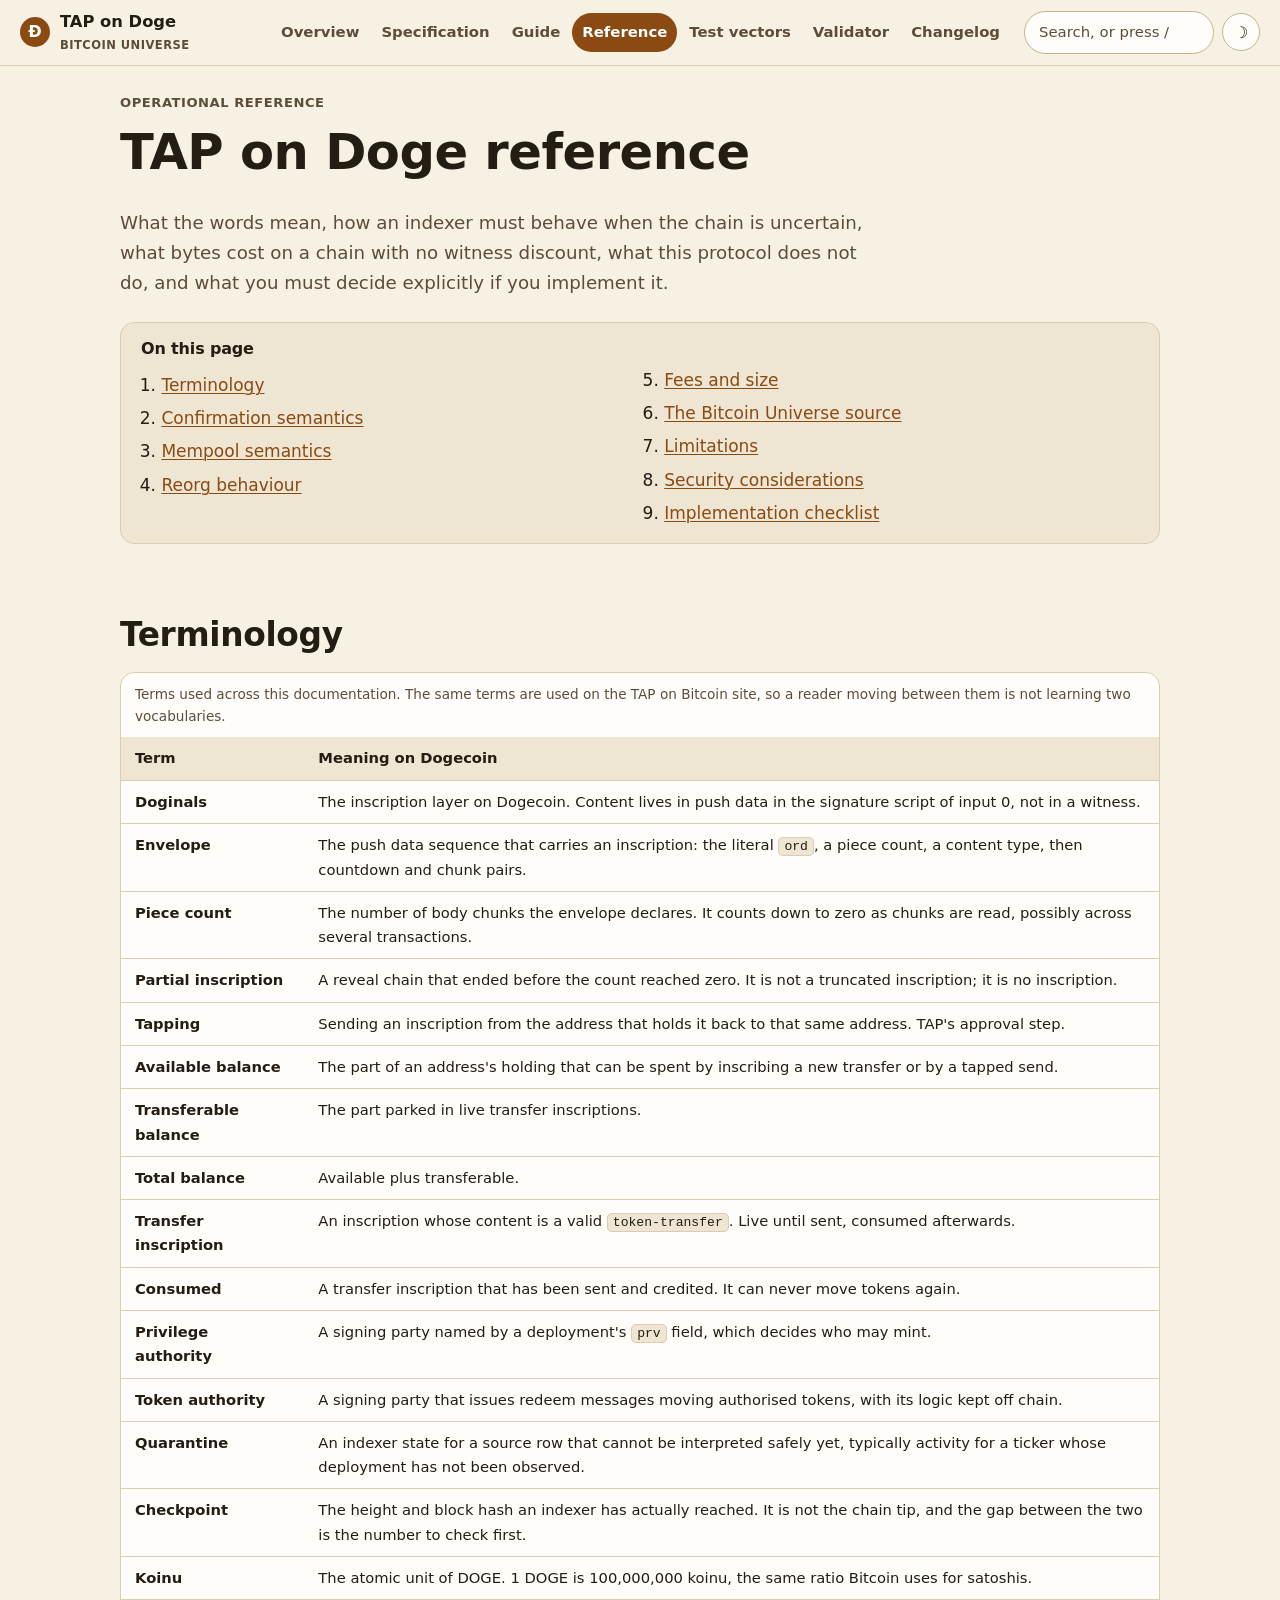
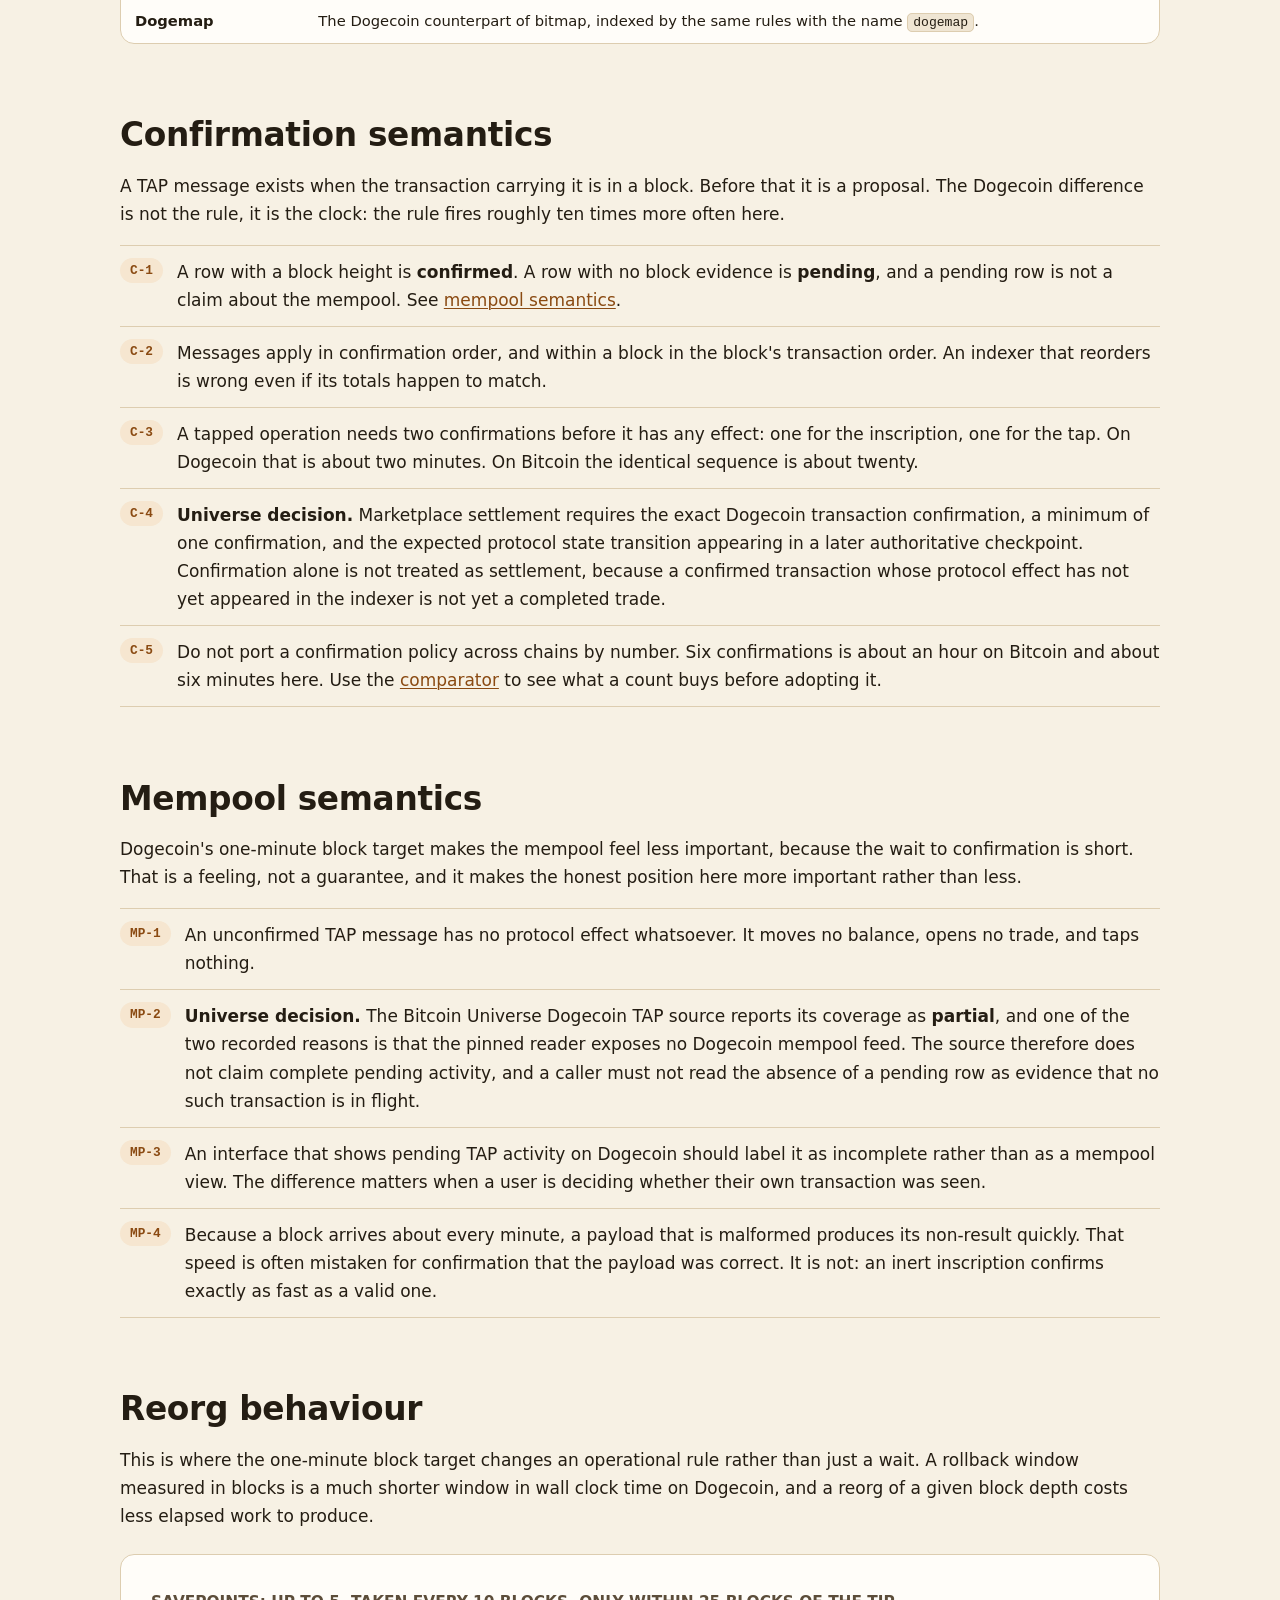
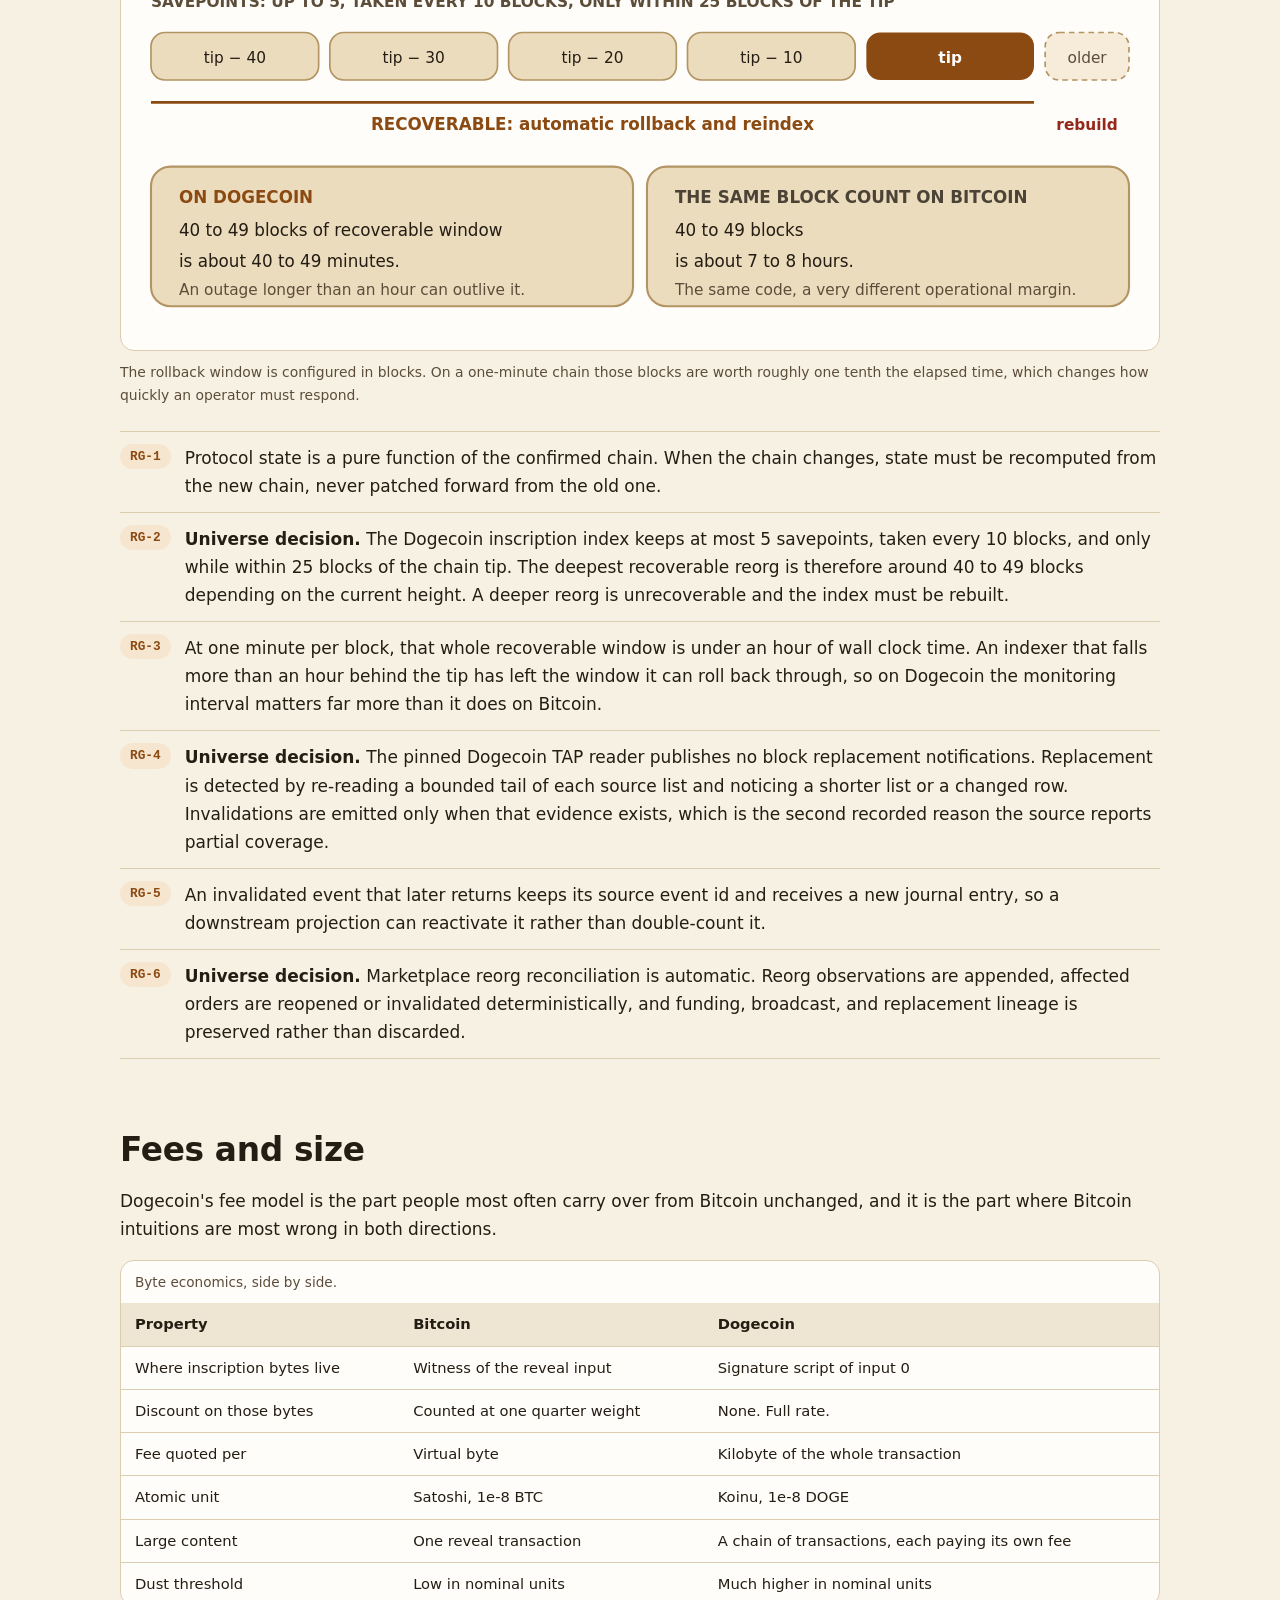
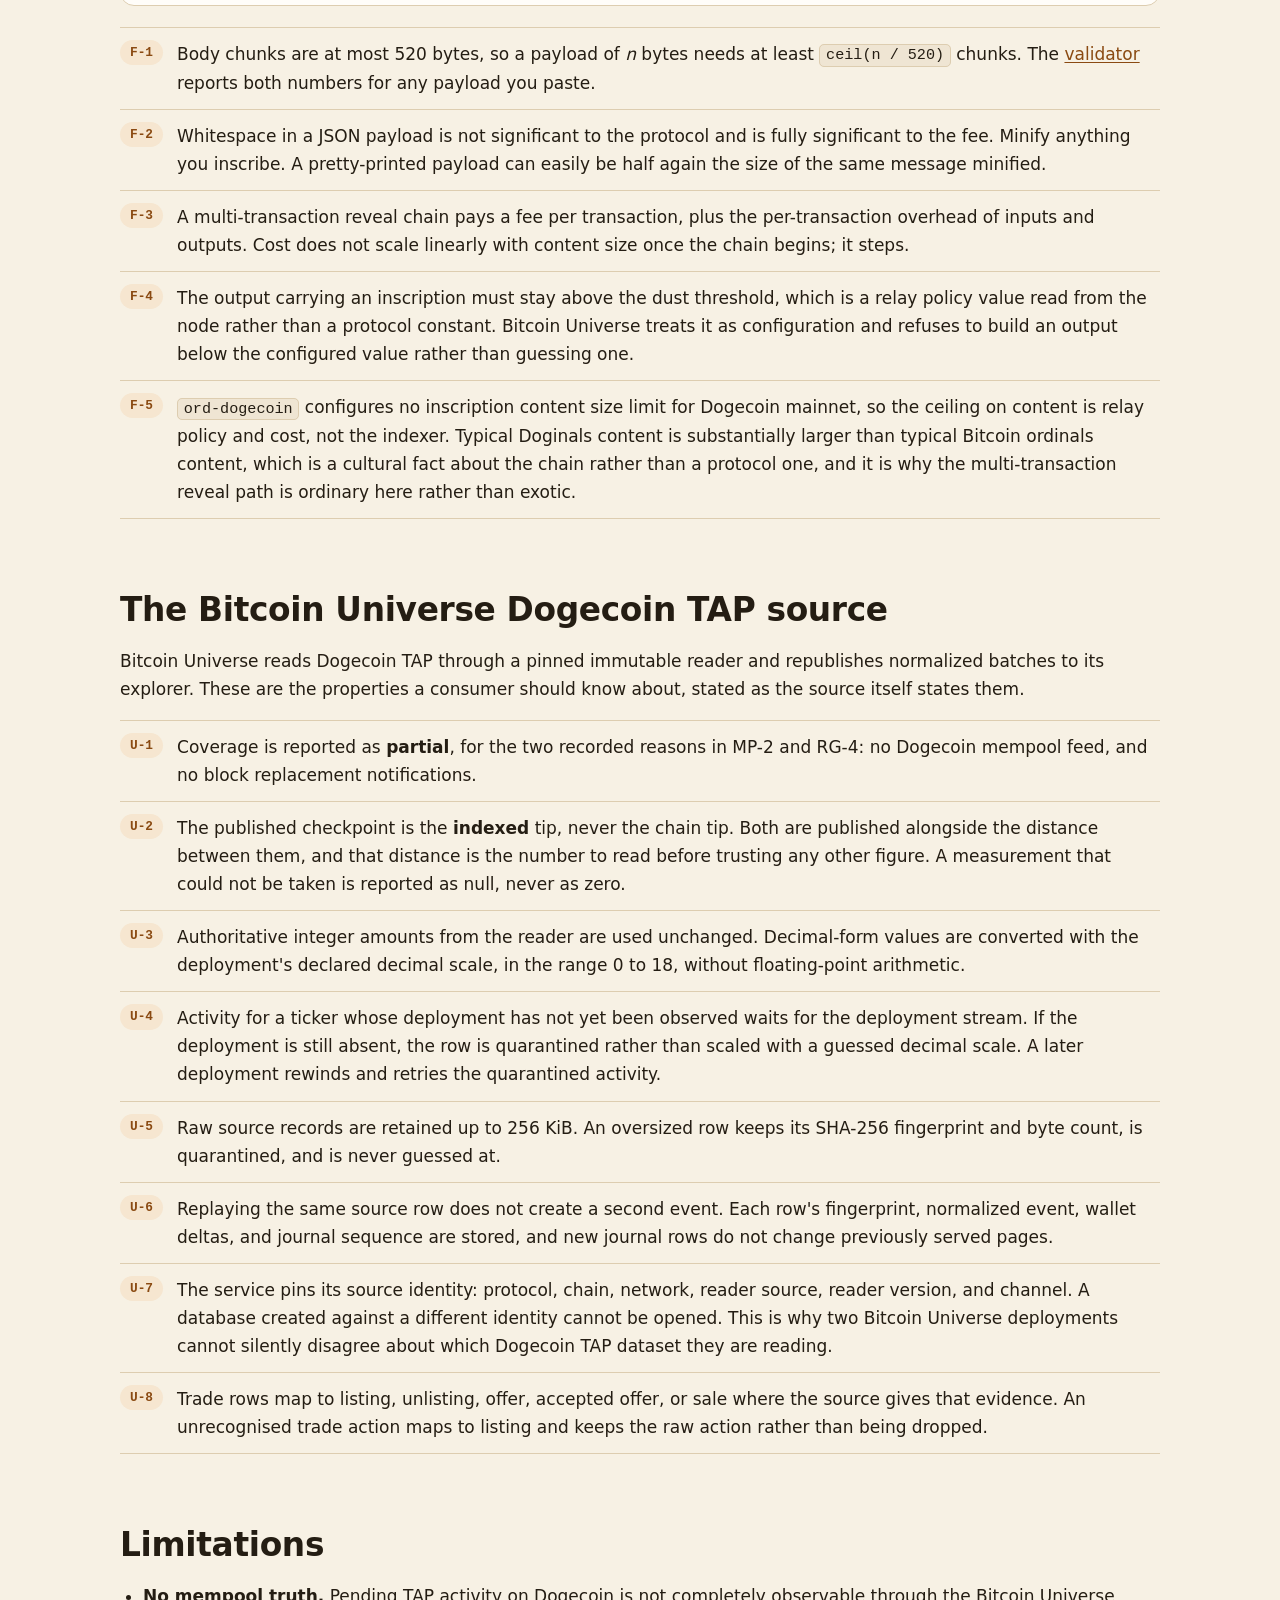
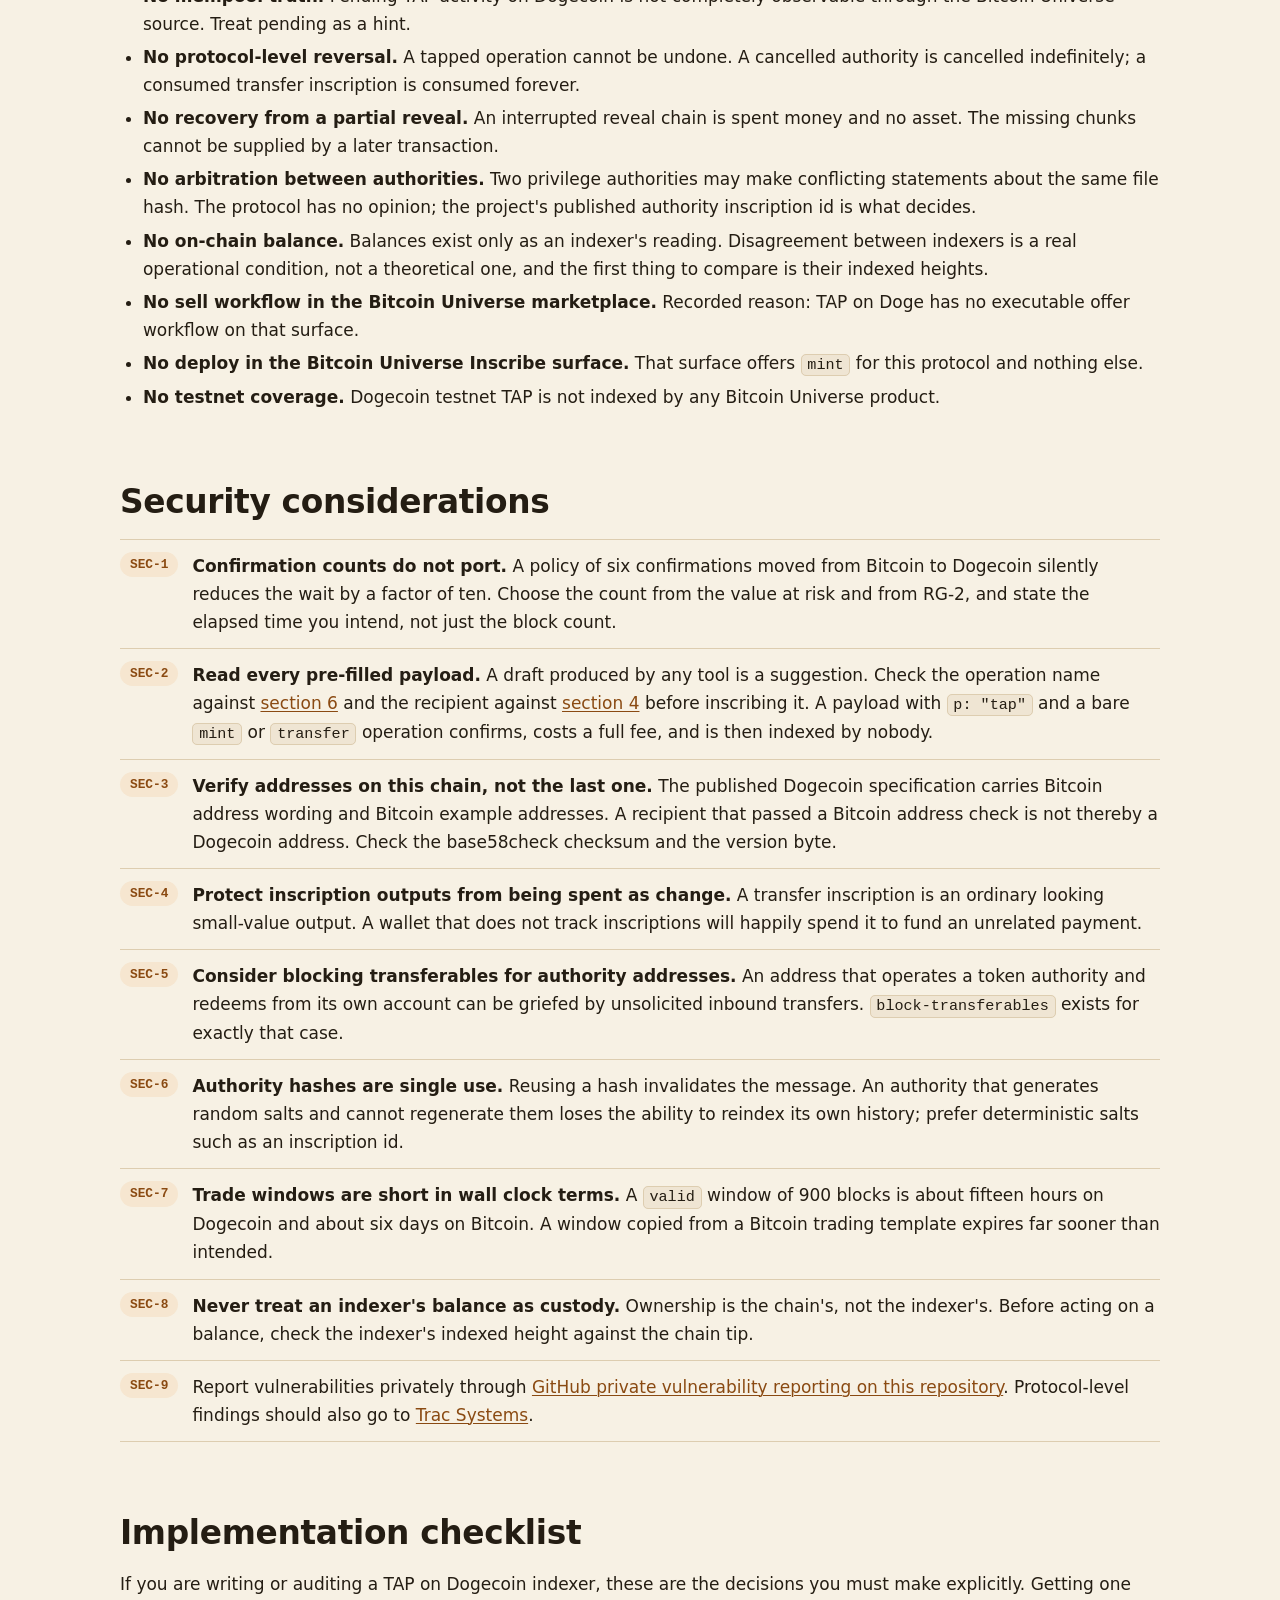
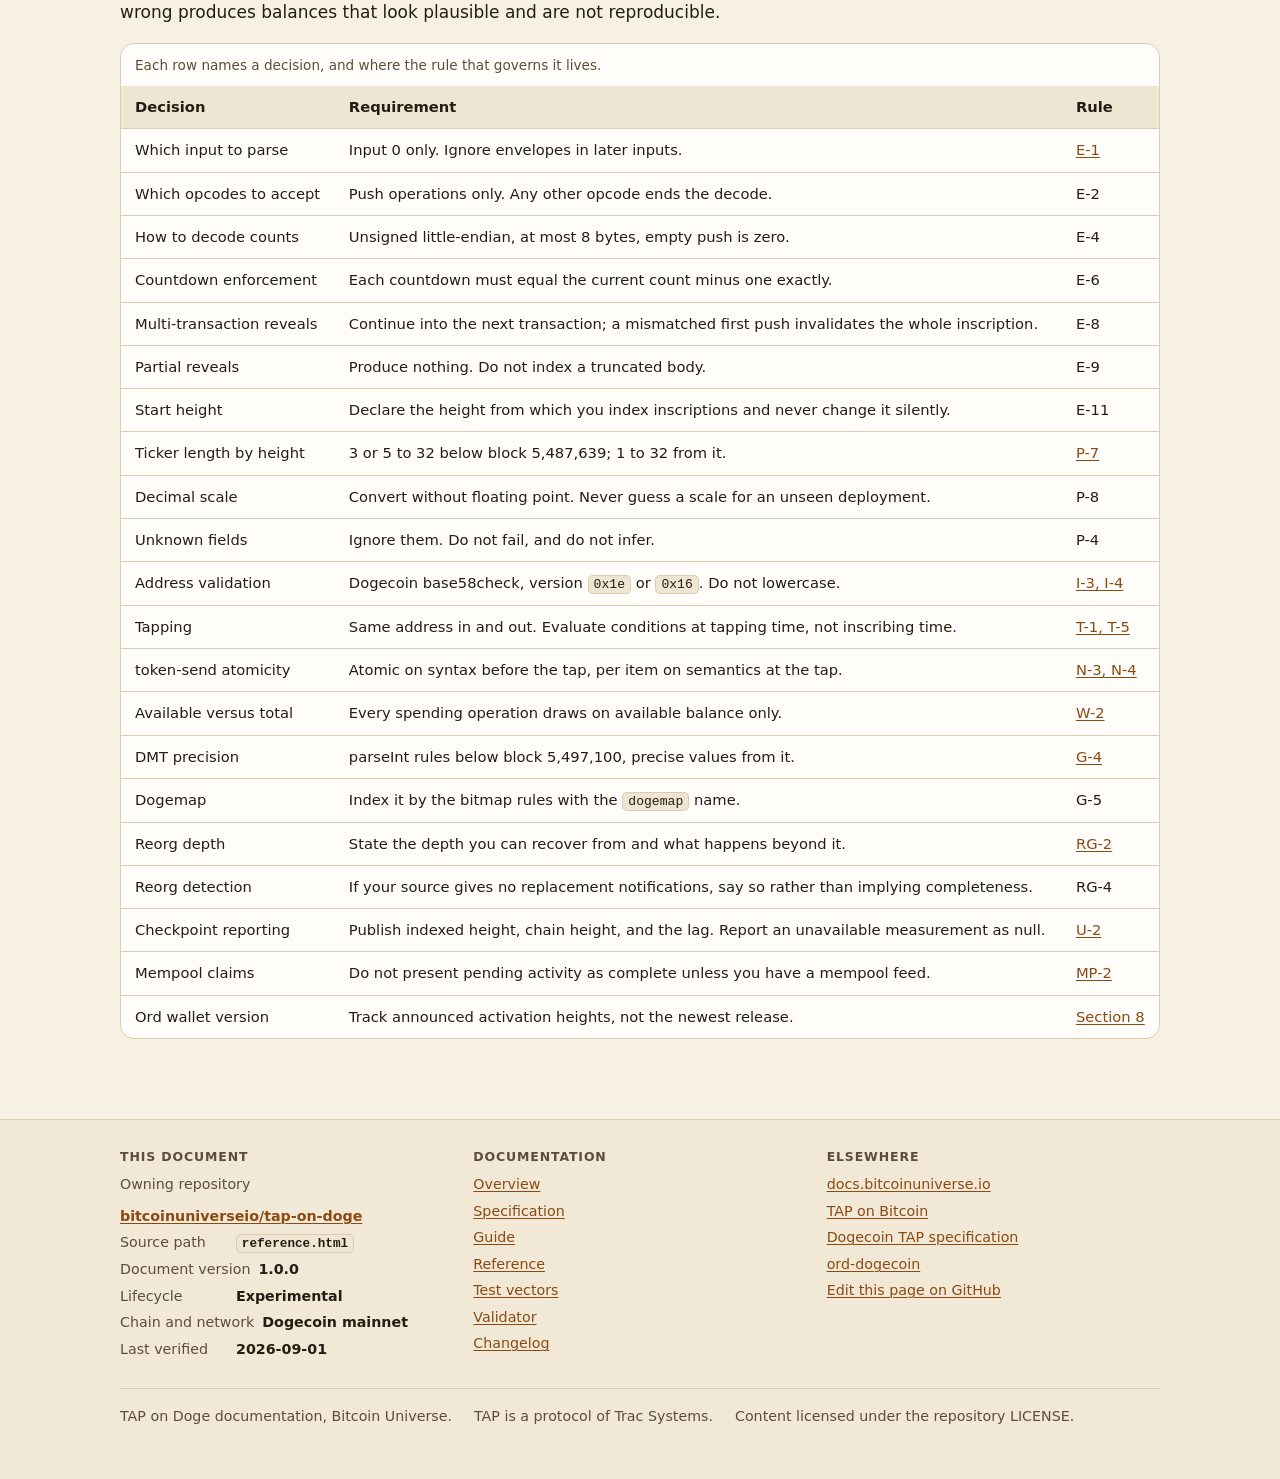
<file: reference.html>
<!doctype html>
<html lang="en">
<head>
<meta charset="utf-8">
<meta name="viewport" content="width=device-width,initial-scale=1">
<title>TAP on Doge reference: indexer semantics, fees, limitations, security</title>
<meta name="description" content="Terminology, confirmation and mempool and reorg semantics on Dogecoin, fee and size behaviour without a witness discount, limitations, security considerations, and an implementation checklist for TAP on Doge.">
<link rel="canonical" href="https://bitcoinuniverseio.github.io/tap-on-doge/reference.html">
<meta property="og:type" content="article">
<meta property="og:site_name" content="TAP on Doge documentation">
<meta property="og:title" content="TAP on Doge reference: indexer semantics, fees, limitations, security">
<meta property="og:description" content="How confirmation, mempool, and reorg behave for TAP on Dogecoin, and what an implementer must decide explicitly.">
<meta property="og:url" content="https://bitcoinuniverseio.github.io/tap-on-doge/reference.html">
<meta property="og:image" content="https://bitcoinuniverseio.github.io/tap-on-doge/og.svg">
<meta name="twitter:card" content="summary_large_image">
<meta name="theme-color" content="#f7f1e4" media="(prefers-color-scheme: light)">
<meta name="theme-color" content="#17120d" media="(prefers-color-scheme: dark)">
<link rel="icon" href="favicon.svg" type="image/svg+xml">
<link rel="stylesheet" href="styles.css">
</head>
<body data-base="">
<a class="skip" href="#main">Skip to content</a>

<header class="site-head">
  <div class="wrap head-row">
    <a class="brand" href="index.html"><span class="mark" aria-hidden="true">Ð</span><span>TAP on Doge<small>Bitcoin Universe</small></span></a>
    <nav class="site-nav" aria-label="Documentation sections">
      <ul>
        <li><a href="index.html">Overview</a></li>
        <li><a href="spec.html">Specification</a></li>
        <li><a href="guide.html">Guide</a></li>
        <li><a href="reference.html" aria-current="page">Reference</a></li>
        <li><a href="vectors.html">Test vectors</a></li>
        <li><a href="validator.html">Validator</a></li>
        <li><a href="changelog.html">Changelog</a></li>
      </ul>
    </nav>
    <div class="head-tools">
      <div class="search">
        <label class="skip" for="q">Search this documentation</label>
        <input id="q" type="search" placeholder="Search, or press /" autocomplete="off" spellcheck="false">
        <div id="search-results" class="search-results" hidden role="region" aria-label="Search results" aria-live="polite"></div>
      </div>
      <button id="theme-toggle" class="theme-btn" type="button" hidden>☽</button>
    </div>
  </div>
</header>

<main id="main" class="page">
<div class="wrap">

<p class="crumb">Operational reference</p>
<h1>TAP on Doge reference</h1>
<p class="lede">What the words mean, how an indexer must behave when the chain is uncertain, what bytes cost on a chain with no witness discount, what this protocol does not do, and what you must decide explicitly if you implement it.</p>

<nav class="toc" aria-labelledby="toch">
  <h2 id="toch">On this page</h2>
  <ol>
    <li><a href="#terms">Terminology</a></li>
    <li><a href="#confirmation">Confirmation semantics</a></li>
    <li><a href="#mempool">Mempool semantics</a></li>
    <li><a href="#reorg">Reorg behaviour</a></li>
    <li><a href="#fees">Fees and size</a></li>
    <li><a href="#universe">The Bitcoin Universe source</a></li>
    <li><a href="#limits">Limitations</a></li>
    <li><a href="#security">Security considerations</a></li>
    <li><a href="#checklist">Implementation checklist</a></li>
  </ol>
</nav>

<h2 id="terms">Terminology</h2>

<div class="scroll-x">
<table>
  <caption>Terms used across this documentation. The same terms are used on the TAP on Bitcoin site, so a reader moving between them is not learning two vocabularies.</caption>
  <thead><tr><th>Term</th><th>Meaning on Dogecoin</th></tr></thead>
  <tbody>
    <tr><td><b>Doginals</b></td><td>The inscription layer on Dogecoin. Content lives in push data in the signature script of input 0, not in a witness.</td></tr>
    <tr><td><b>Envelope</b></td><td>The push data sequence that carries an inscription: the literal <code>ord</code>, a piece count, a content type, then countdown and chunk pairs.</td></tr>
    <tr><td><b>Piece count</b></td><td>The number of body chunks the envelope declares. It counts down to zero as chunks are read, possibly across several transactions.</td></tr>
    <tr><td><b>Partial inscription</b></td><td>A reveal chain that ended before the count reached zero. It is not a truncated inscription; it is no inscription.</td></tr>
    <tr><td><b>Tapping</b></td><td>Sending an inscription from the address that holds it back to that same address. TAP's approval step.</td></tr>
    <tr><td><b>Available balance</b></td><td>The part of an address's holding that can be spent by inscribing a new transfer or by a tapped send.</td></tr>
    <tr><td><b>Transferable balance</b></td><td>The part parked in live transfer inscriptions.</td></tr>
    <tr><td><b>Total balance</b></td><td>Available plus transferable.</td></tr>
    <tr><td><b>Transfer inscription</b></td><td>An inscription whose content is a valid <code>token-transfer</code>. Live until sent, consumed afterwards.</td></tr>
    <tr><td><b>Consumed</b></td><td>A transfer inscription that has been sent and credited. It can never move tokens again.</td></tr>
    <tr><td><b>Privilege authority</b></td><td>A signing party named by a deployment's <code>prv</code> field, which decides who may mint.</td></tr>
    <tr><td><b>Token authority</b></td><td>A signing party that issues redeem messages moving authorised tokens, with its logic kept off chain.</td></tr>
    <tr><td><b>Quarantine</b></td><td>An indexer state for a source row that cannot be interpreted safely yet, typically activity for a ticker whose deployment has not been observed.</td></tr>
    <tr><td><b>Checkpoint</b></td><td>The height and block hash an indexer has actually reached. It is not the chain tip, and the gap between the two is the number to check first.</td></tr>
    <tr><td><b>Koinu</b></td><td>The atomic unit of DOGE. 1 DOGE is 100,000,000 koinu, the same ratio Bitcoin uses for satoshis.</td></tr>
    <tr><td><b>Dogemap</b></td><td>The Dogecoin counterpart of bitmap, indexed by the same rules with the name <code>dogemap</code>.</td></tr>
  </tbody>
</table>
</div>

<h2 id="confirmation">Confirmation semantics</h2>

<p>A TAP message exists when the transaction carrying it is in a block. Before that it is a proposal. The Dogecoin difference is not the rule, it is the clock: the rule fires roughly ten times more often here.</p>

<ul class="rules">
  <li class="rule"><span class="rid">C-1</span><div class="rtext"><p>A row with a block height is <b>confirmed</b>. A row with no block evidence is <b>pending</b>, and a pending row is not a claim about the mempool. See <a href="#mempool">mempool semantics</a>.</p></div></li>
  <li class="rule"><span class="rid">C-2</span><div class="rtext"><p>Messages apply in confirmation order, and within a block in the block's transaction order. An indexer that reorders is wrong even if its totals happen to match.</p></div></li>
  <li class="rule"><span class="rid">C-3</span><div class="rtext"><p>A tapped operation needs two confirmations before it has any effect: one for the inscription, one for the tap. On Dogecoin that is about two minutes. On Bitcoin the identical sequence is about twenty.</p></div></li>
  <li class="rule"><span class="rid">C-4</span><div class="rtext"><p><b>Universe decision.</b> Marketplace settlement requires the exact Dogecoin transaction confirmation, a minimum of one confirmation, and the expected protocol state transition appearing in a later authoritative checkpoint. Confirmation alone is not treated as settlement, because a confirmed transaction whose protocol effect has not yet appeared in the indexer is not yet a completed trade.</p></div></li>
  <li class="rule"><span class="rid">C-5</span><div class="rtext"><p>Do not port a confirmation policy across chains by number. Six confirmations is about an hour on Bitcoin and about six minutes here. Use the <a href="validator.html#comparator">comparator</a> to see what a count buys before adopting it.</p></div></li>
</ul>

<h2 id="mempool">Mempool semantics</h2>

<p>Dogecoin's one-minute block target makes the mempool feel less important, because the wait to confirmation is short. That is a feeling, not a guarantee, and it makes the honest position here more important rather than less.</p>

<ul class="rules">
  <li class="rule"><span class="rid">MP-1</span><div class="rtext"><p>An unconfirmed TAP message has no protocol effect whatsoever. It moves no balance, opens no trade, and taps nothing.</p></div></li>
  <li class="rule"><span class="rid">MP-2</span><div class="rtext"><p><b>Universe decision.</b> The Bitcoin Universe Dogecoin TAP source reports its coverage as <b>partial</b>, and one of the two recorded reasons is that the pinned reader exposes no Dogecoin mempool feed. The source therefore does not claim complete pending activity, and a caller must not read the absence of a pending row as evidence that no such transaction is in flight.</p></div></li>
  <li class="rule"><span class="rid">MP-3</span><div class="rtext"><p>An interface that shows pending TAP activity on Dogecoin should label it as incomplete rather than as a mempool view. The difference matters when a user is deciding whether their own transaction was seen.</p></div></li>
  <li class="rule"><span class="rid">MP-4</span><div class="rtext"><p>Because a block arrives about every minute, a payload that is malformed produces its non-result quickly. That speed is often mistaken for confirmation that the payload was correct. It is not: an inert inscription confirms exactly as fast as a valid one.</p></div></li>
</ul>

<h2 id="reorg">Reorg behaviour</h2>

<p>This is where the one-minute block target changes an operational rule rather than just a wait. A rollback window measured in blocks is a much shorter window in wall clock time on Dogecoin, and a reorg of a given block depth costs less elapsed work to produce.</p>

<figure>
  <div class="dg-wrap">
    <svg viewBox="0 0 720 260" role="img" aria-labelledby="reorgT reorgD">
      <title id="reorgT">The recoverable rollback window on Dogecoin against the same window on Bitcoin</title>
      <desc id="reorgD">The Bitcoin Universe Dogecoin inscription index keeps up to five savepoints taken every ten blocks, giving a recoverable rollback depth of about forty to forty-nine blocks. On Dogecoin at one minute per block that window is about forty to forty-nine minutes. The same number of blocks on Bitcoin would be about seven to eight hours. Beyond the window the index cannot roll back and must be rebuilt.</desc>

      <text x="10" y="26" class="svg-muted" font-size="11" font-weight="700">SAVEPOINTS: UP TO 5, TAKEN EVERY 10 BLOCKS, ONLY WITHIN 25 BLOCKS OF THE TIP</text>

      <g>
        <rect x="10" y="44" width="120" height="34" rx="10" class="svg-fill-2 svg-line" stroke-width="1.2"/>
        <text x="70" y="66" text-anchor="middle" class="svg-ink" font-size="11">tip − 40</text>
        <rect x="138" y="44" width="120" height="34" rx="10" class="svg-fill-2 svg-line" stroke-width="1.2"/>
        <text x="198" y="66" text-anchor="middle" class="svg-ink" font-size="11">tip − 30</text>
        <rect x="266" y="44" width="120" height="34" rx="10" class="svg-fill-2 svg-line" stroke-width="1.2"/>
        <text x="326" y="66" text-anchor="middle" class="svg-ink" font-size="11">tip − 20</text>
        <rect x="394" y="44" width="120" height="34" rx="10" class="svg-fill-2 svg-line" stroke-width="1.2"/>
        <text x="454" y="66" text-anchor="middle" class="svg-ink" font-size="11">tip − 10</text>
        <rect x="522" y="44" width="120" height="34" rx="10" class="svg-accent"/>
        <text x="582" y="66" text-anchor="middle" font-size="11" font-weight="700" fill="var(--accent-ink)">tip</text>
      </g>

      <line x1="10" y1="94" x2="642" y2="94" class="svg-accent-s" stroke-width="2"/>
      <text x="326" y="114" text-anchor="middle" class="svg-accent" font-size="12" font-weight="700">RECOVERABLE: automatic rollback and reindex</text>

      <rect x="650" y="44" width="60" height="34" rx="10" class="svg-fill svg-line" stroke-width="1.2" stroke-dasharray="4 3"/>
      <text x="680" y="66" text-anchor="middle" class="svg-muted" font-size="11">older</text>
      <text x="680" y="114" text-anchor="middle" font-size="11" fill="var(--bad)" font-weight="700">rebuild</text>

      <rect x="10" y="140" width="345" height="100" rx="14" class="svg-fill-2 svg-line" stroke-width="1.5"/>
      <text x="30" y="166" class="svg-accent" font-size="12" font-weight="800">ON DOGECOIN</text>
      <text x="30" y="190" class="svg-ink" font-size="12">40 to 49 blocks of recoverable window</text>
      <text x="30" y="212" class="svg-ink" font-size="12">is about 40 to 49 minutes.</text>
      <text x="30" y="232" class="svg-muted" font-size="11">An outage longer than an hour can outlive it.</text>

      <rect x="365" y="140" width="345" height="100" rx="14" class="svg-fill-2 svg-line" stroke-width="1.5"/>
      <text x="385" y="166" class="svg-btc" font-size="12" font-weight="800">THE SAME BLOCK COUNT ON BITCOIN</text>
      <text x="385" y="190" class="svg-ink" font-size="12">40 to 49 blocks</text>
      <text x="385" y="212" class="svg-ink" font-size="12">is about 7 to 8 hours.</text>
      <text x="385" y="232" class="svg-muted" font-size="11">The same code, a very different operational margin.</text>
    </svg>
  </div>
  <figcaption>The rollback window is configured in blocks. On a one-minute chain those blocks are worth roughly one tenth the elapsed time, which changes how quickly an operator must respond.</figcaption>
</figure>

<ul class="rules">
  <li class="rule"><span class="rid">RG-1</span><div class="rtext"><p>Protocol state is a pure function of the confirmed chain. When the chain changes, state must be recomputed from the new chain, never patched forward from the old one.</p></div></li>
  <li class="rule"><span class="rid">RG-2</span><div class="rtext"><p><b>Universe decision.</b> The Dogecoin inscription index keeps at most 5 savepoints, taken every 10 blocks, and only while within 25 blocks of the chain tip. The deepest recoverable reorg is therefore around 40 to 49 blocks depending on the current height. A deeper reorg is unrecoverable and the index must be rebuilt.</p></div></li>
  <li class="rule"><span class="rid">RG-3</span><div class="rtext"><p>At one minute per block, that whole recoverable window is under an hour of wall clock time. An indexer that falls more than an hour behind the tip has left the window it can roll back through, so on Dogecoin the monitoring interval matters far more than it does on Bitcoin.</p></div></li>
  <li class="rule"><span class="rid">RG-4</span><div class="rtext"><p><b>Universe decision.</b> The pinned Dogecoin TAP reader publishes no block replacement notifications. Replacement is detected by re-reading a bounded tail of each source list and noticing a shorter list or a changed row. Invalidations are emitted only when that evidence exists, which is the second recorded reason the source reports partial coverage.</p></div></li>
  <li class="rule"><span class="rid">RG-5</span><div class="rtext"><p>An invalidated event that later returns keeps its source event id and receives a new journal entry, so a downstream projection can reactivate it rather than double-count it.</p></div></li>
  <li class="rule"><span class="rid">RG-6</span><div class="rtext"><p><b>Universe decision.</b> Marketplace reorg reconciliation is automatic. Reorg observations are appended, affected orders are reopened or invalidated deterministically, and funding, broadcast, and replacement lineage is preserved rather than discarded.</p></div></li>
</ul>

<h2 id="fees">Fees and size</h2>

<p>Dogecoin's fee model is the part people most often carry over from Bitcoin unchanged, and it is the part where Bitcoin intuitions are most wrong in both directions.</p>

<div class="scroll-x">
<table>
  <caption>Byte economics, side by side.</caption>
  <thead><tr><th>Property</th><th>Bitcoin</th><th>Dogecoin</th></tr></thead>
  <tbody>
    <tr><td>Where inscription bytes live</td><td>Witness of the reveal input</td><td>Signature script of input 0</td></tr>
    <tr><td>Discount on those bytes</td><td>Counted at one quarter weight</td><td>None. Full rate.</td></tr>
    <tr><td>Fee quoted per</td><td>Virtual byte</td><td>Kilobyte of the whole transaction</td></tr>
    <tr><td>Atomic unit</td><td>Satoshi, 1e-8 BTC</td><td>Koinu, 1e-8 DOGE</td></tr>
    <tr><td>Large content</td><td>One reveal transaction</td><td>A chain of transactions, each paying its own fee</td></tr>
    <tr><td>Dust threshold</td><td>Low in nominal units</td><td>Much higher in nominal units</td></tr>
  </tbody>
</table>
</div>

<ul class="rules">
  <li class="rule"><span class="rid">F-1</span><div class="rtext"><p>Body chunks are at most 520 bytes, so a payload of <em>n</em> bytes needs at least <code>ceil(n / 520)</code> chunks. The <a href="validator.html">validator</a> reports both numbers for any payload you paste.</p></div></li>
  <li class="rule"><span class="rid">F-2</span><div class="rtext"><p>Whitespace in a JSON payload is not significant to the protocol and is fully significant to the fee. Minify anything you inscribe. A pretty-printed payload can easily be half again the size of the same message minified.</p></div></li>
  <li class="rule"><span class="rid">F-3</span><div class="rtext"><p>A multi-transaction reveal chain pays a fee per transaction, plus the per-transaction overhead of inputs and outputs. Cost does not scale linearly with content size once the chain begins; it steps.</p></div></li>
  <li class="rule"><span class="rid">F-4</span><div class="rtext"><p>The output carrying an inscription must stay above the dust threshold, which is a relay policy value read from the node rather than a protocol constant. Bitcoin Universe treats it as configuration and refuses to build an output below the configured value rather than guessing one.</p></div></li>
  <li class="rule"><span class="rid">F-5</span><div class="rtext"><p><code>ord-dogecoin</code> configures no inscription content size limit for Dogecoin mainnet, so the ceiling on content is relay policy and cost, not the indexer. Typical Doginals content is substantially larger than typical Bitcoin ordinals content, which is a cultural fact about the chain rather than a protocol one, and it is why the multi-transaction reveal path is ordinary here rather than exotic.</p></div></li>
</ul>

<h2 id="universe">The Bitcoin Universe Dogecoin TAP source</h2>

<p>Bitcoin Universe reads Dogecoin TAP through a pinned immutable reader and republishes normalized batches to its explorer. These are the properties a consumer should know about, stated as the source itself states them.</p>

<ul class="rules">
  <li class="rule"><span class="rid">U-1</span><div class="rtext"><p>Coverage is reported as <b>partial</b>, for the two recorded reasons in MP-2 and RG-4: no Dogecoin mempool feed, and no block replacement notifications.</p></div></li>
  <li class="rule"><span class="rid">U-2</span><div class="rtext"><p>The published checkpoint is the <b>indexed</b> tip, never the chain tip. Both are published alongside the distance between them, and that distance is the number to read before trusting any other figure. A measurement that could not be taken is reported as null, never as zero.</p></div></li>
  <li class="rule"><span class="rid">U-3</span><div class="rtext"><p>Authoritative integer amounts from the reader are used unchanged. Decimal-form values are converted with the deployment's declared decimal scale, in the range 0 to 18, without floating-point arithmetic.</p></div></li>
  <li class="rule"><span class="rid">U-4</span><div class="rtext"><p>Activity for a ticker whose deployment has not yet been observed waits for the deployment stream. If the deployment is still absent, the row is quarantined rather than scaled with a guessed decimal scale. A later deployment rewinds and retries the quarantined activity.</p></div></li>
  <li class="rule"><span class="rid">U-5</span><div class="rtext"><p>Raw source records are retained up to 256 KiB. An oversized row keeps its SHA-256 fingerprint and byte count, is quarantined, and is never guessed at.</p></div></li>
  <li class="rule"><span class="rid">U-6</span><div class="rtext"><p>Replaying the same source row does not create a second event. Each row's fingerprint, normalized event, wallet deltas, and journal sequence are stored, and new journal rows do not change previously served pages.</p></div></li>
  <li class="rule"><span class="rid">U-7</span><div class="rtext"><p>The service pins its source identity: protocol, chain, network, reader source, reader version, and channel. A database created against a different identity cannot be opened. This is why two Bitcoin Universe deployments cannot silently disagree about which Dogecoin TAP dataset they are reading.</p></div></li>
  <li class="rule"><span class="rid">U-8</span><div class="rtext"><p>Trade rows map to listing, unlisting, offer, accepted offer, or sale where the source gives that evidence. An unrecognised trade action maps to listing and keeps the raw action rather than being dropped.</p></div></li>
</ul>

<h2 id="limits">Limitations</h2>

<ul>
  <li><strong>No mempool truth.</strong> Pending TAP activity on Dogecoin is not completely observable through the Bitcoin Universe source. Treat pending as a hint.</li>
  <li><strong>No protocol-level reversal.</strong> A tapped operation cannot be undone. A cancelled authority is cancelled indefinitely; a consumed transfer inscription is consumed forever.</li>
  <li><strong>No recovery from a partial reveal.</strong> An interrupted reveal chain is spent money and no asset. The missing chunks cannot be supplied by a later transaction.</li>
  <li><strong>No arbitration between authorities.</strong> Two privilege authorities may make conflicting statements about the same file hash. The protocol has no opinion; the project's published authority inscription id is what decides.</li>
  <li><strong>No on-chain balance.</strong> Balances exist only as an indexer's reading. Disagreement between indexers is a real operational condition, not a theoretical one, and the first thing to compare is their indexed heights.</li>
  <li><strong>No sell workflow in the Bitcoin Universe marketplace.</strong> Recorded reason: TAP on Doge has no executable offer workflow on that surface.</li>
  <li><strong>No deploy in the Bitcoin Universe Inscribe surface.</strong> That surface offers <code>mint</code> for this protocol and nothing else.</li>
  <li><strong>No testnet coverage.</strong> Dogecoin testnet TAP is not indexed by any Bitcoin Universe product.</li>
</ul>

<h2 id="security">Security considerations</h2>

<ul class="rules">
  <li class="rule"><span class="rid">SEC-1</span><div class="rtext"><p><b>Confirmation counts do not port.</b> A policy of six confirmations moved from Bitcoin to Dogecoin silently reduces the wait by a factor of ten. Choose the count from the value at risk and from RG-2, and state the elapsed time you intend, not just the block count.</p></div></li>
  <li class="rule"><span class="rid">SEC-2</span><div class="rtext"><p><b>Read every pre-filled payload.</b> A draft produced by any tool is a suggestion. Check the operation name against <a href="spec.html#operations">section 6</a> and the recipient against <a href="spec.html#identifiers">section 4</a> before inscribing it. A payload with <code>p: "tap"</code> and a bare <code>mint</code> or <code>transfer</code> operation confirms, costs a full fee, and is then indexed by nobody.</p></div></li>
  <li class="rule"><span class="rid">SEC-3</span><div class="rtext"><p><b>Verify addresses on this chain, not the last one.</b> The published Dogecoin specification carries Bitcoin address wording and Bitcoin example addresses. A recipient that passed a Bitcoin address check is not thereby a Dogecoin address. Check the base58check checksum and the version byte.</p></div></li>
  <li class="rule"><span class="rid">SEC-4</span><div class="rtext"><p><b>Protect inscription outputs from being spent as change.</b> A transfer inscription is an ordinary looking small-value output. A wallet that does not track inscriptions will happily spend it to fund an unrelated payment.</p></div></li>
  <li class="rule"><span class="rid">SEC-5</span><div class="rtext"><p><b>Consider blocking transferables for authority addresses.</b> An address that operates a token authority and redeems from its own account can be griefed by unsolicited inbound transfers. <code>block-transferables</code> exists for exactly that case.</p></div></li>
  <li class="rule"><span class="rid">SEC-6</span><div class="rtext"><p><b>Authority hashes are single use.</b> Reusing a hash invalidates the message. An authority that generates random salts and cannot regenerate them loses the ability to reindex its own history; prefer deterministic salts such as an inscription id.</p></div></li>
  <li class="rule"><span class="rid">SEC-7</span><div class="rtext"><p><b>Trade windows are short in wall clock terms.</b> A <code>valid</code> window of 900 blocks is about fifteen hours on Dogecoin and about six days on Bitcoin. A window copied from a Bitcoin trading template expires far sooner than intended.</p></div></li>
  <li class="rule"><span class="rid">SEC-8</span><div class="rtext"><p><b>Never treat an indexer's balance as custody.</b> Ownership is the chain's, not the indexer's. Before acting on a balance, check the indexer's indexed height against the chain tip.</p></div></li>
  <li class="rule"><span class="rid">SEC-9</span><div class="rtext"><p>Report vulnerabilities privately through <a href="https://github.com/bitcoinuniverseio/tap-on-doge/security/advisories/new">GitHub private vulnerability reporting on this repository</a>. Protocol-level findings should also go to <a href="https://github.com/Trac-Systems">Trac Systems</a>.</p></div></li>
</ul>

<h2 id="checklist">Implementation checklist</h2>

<p>If you are writing or auditing a TAP on Dogecoin indexer, these are the decisions you must make explicitly. Getting one wrong produces balances that look plausible and are not reproducible.</p>

<div class="scroll-x">
<table>
  <caption>Each row names a decision, and where the rule that governs it lives.</caption>
  <thead><tr><th>Decision</th><th>Requirement</th><th>Rule</th></tr></thead>
  <tbody>
    <tr><td>Which input to parse</td><td>Input 0 only. Ignore envelopes in later inputs.</td><td><a href="spec.html#envelope">E-1</a></td></tr>
    <tr><td>Which opcodes to accept</td><td>Push operations only. Any other opcode ends the decode.</td><td>E-2</td></tr>
    <tr><td>How to decode counts</td><td>Unsigned little-endian, at most 8 bytes, empty push is zero.</td><td>E-4</td></tr>
    <tr><td>Countdown enforcement</td><td>Each countdown must equal the current count minus one exactly.</td><td>E-6</td></tr>
    <tr><td>Multi-transaction reveals</td><td>Continue into the next transaction; a mismatched first push invalidates the whole inscription.</td><td>E-8</td></tr>
    <tr><td>Partial reveals</td><td>Produce nothing. Do not index a truncated body.</td><td>E-9</td></tr>
    <tr><td>Start height</td><td>Declare the height from which you index inscriptions and never change it silently.</td><td>E-11</td></tr>
    <tr><td>Ticker length by height</td><td>3 or 5 to 32 below block 5,487,639; 1 to 32 from it.</td><td><a href="spec.html#payload">P-7</a></td></tr>
    <tr><td>Decimal scale</td><td>Convert without floating point. Never guess a scale for an unseen deployment.</td><td>P-8</td></tr>
    <tr><td>Unknown fields</td><td>Ignore them. Do not fail, and do not infer.</td><td>P-4</td></tr>
    <tr><td>Address validation</td><td>Dogecoin base58check, version <code>0x1e</code> or <code>0x16</code>. Do not lowercase.</td><td><a href="spec.html#identifiers">I-3, I-4</a></td></tr>
    <tr><td>Tapping</td><td>Same address in and out. Evaluate conditions at tapping time, not inscribing time.</td><td><a href="spec.html#tapping">T-1, T-5</a></td></tr>
    <tr><td>token-send atomicity</td><td>Atomic on syntax before the tap, per item on semantics at the tap.</td><td><a href="spec.html#op-send">N-3, N-4</a></td></tr>
    <tr><td>Available versus total</td><td>Every spending operation draws on available balance only.</td><td><a href="spec.html#state">W-2</a></td></tr>
    <tr><td>DMT precision</td><td>parseInt rules below block 5,497,100, precise values from it.</td><td><a href="spec.html#op-dmt">G-4</a></td></tr>
    <tr><td>Dogemap</td><td>Index it by the bitmap rules with the <code>dogemap</code> name.</td><td>G-5</td></tr>
    <tr><td>Reorg depth</td><td>State the depth you can recover from and what happens beyond it.</td><td><a href="#reorg">RG-2</a></td></tr>
    <tr><td>Reorg detection</td><td>If your source gives no replacement notifications, say so rather than implying completeness.</td><td>RG-4</td></tr>
    <tr><td>Checkpoint reporting</td><td>Publish indexed height, chain height, and the lag. Report an unavailable measurement as null.</td><td><a href="#universe">U-2</a></td></tr>
    <tr><td>Mempool claims</td><td>Do not present pending activity as complete unless you have a mempool feed.</td><td><a href="#mempool">MP-2</a></td></tr>
    <tr><td>Ord wallet version</td><td>Track announced activation heights, not the newest release.</td><td><a href="spec.html#activation">Section 8</a></td></tr>
  </tbody>
</table>
</div>

</div>
</main>

<footer class="site-foot">
  <div class="wrap">
    <div class="foot-grid">
      <section>
        <h2>This document</h2>
        <dl class="meta-list">
          <div><dt>Owning repository</dt><dd><a href="https://github.com/bitcoinuniverseio/tap-on-doge">bitcoinuniverseio/tap-on-doge</a></dd></div>
          <div><dt>Source path</dt><dd><code>reference.html</code></dd></div>
          <div><dt>Document version</dt><dd>1.0.0</dd></div>
          <div><dt>Lifecycle</dt><dd>Experimental</dd></div>
          <div><dt>Chain and network</dt><dd>Dogecoin mainnet</dd></div>
          <div><dt>Last verified</dt><dd><time datetime="2026-09-01">2026-09-01</time></dd></div>
        </dl>
      </section>
      <section>
        <h2>Documentation</h2>
        <ul>
          <li><a href="index.html">Overview</a></li>
          <li><a href="spec.html">Specification</a></li>
          <li><a href="guide.html">Guide</a></li>
          <li><a href="reference.html">Reference</a></li>
          <li><a href="vectors.html">Test vectors</a></li>
          <li><a href="validator.html">Validator</a></li>
          <li><a href="changelog.html">Changelog</a></li>
        </ul>
      </section>
      <section>
        <h2>Elsewhere</h2>
        <ul>
          <li><a href="https://docs.bitcoinuniverse.io">docs.bitcoinuniverse.io</a></li>
          <li><a href="https://bitcoinuniverseio.github.io/tap/">TAP on Bitcoin</a></li>
          <li><a href="https://github.com/Trac-Systems/doge-tap-protocol-specs">Dogecoin TAP specification</a></li>
          <li><a href="https://github.com/Trac-Systems/ord-dogecoin">ord-dogecoin</a></li>
          <li><a href="https://github.com/bitcoinuniverseio/tap-on-doge/edit/main/reference.html">Edit this page on GitHub</a></li>
        </ul>
      </section>
    </div>
    <p class="foot-bottom"><span>TAP on Doge documentation, Bitcoin Universe.</span> <span>TAP is a protocol of Trac Systems.</span> <span>Content licensed under the repository LICENSE.</span></p>
  </div>
</footer>

<script src="site.js" defer></script>
</body>
</html>
</file>
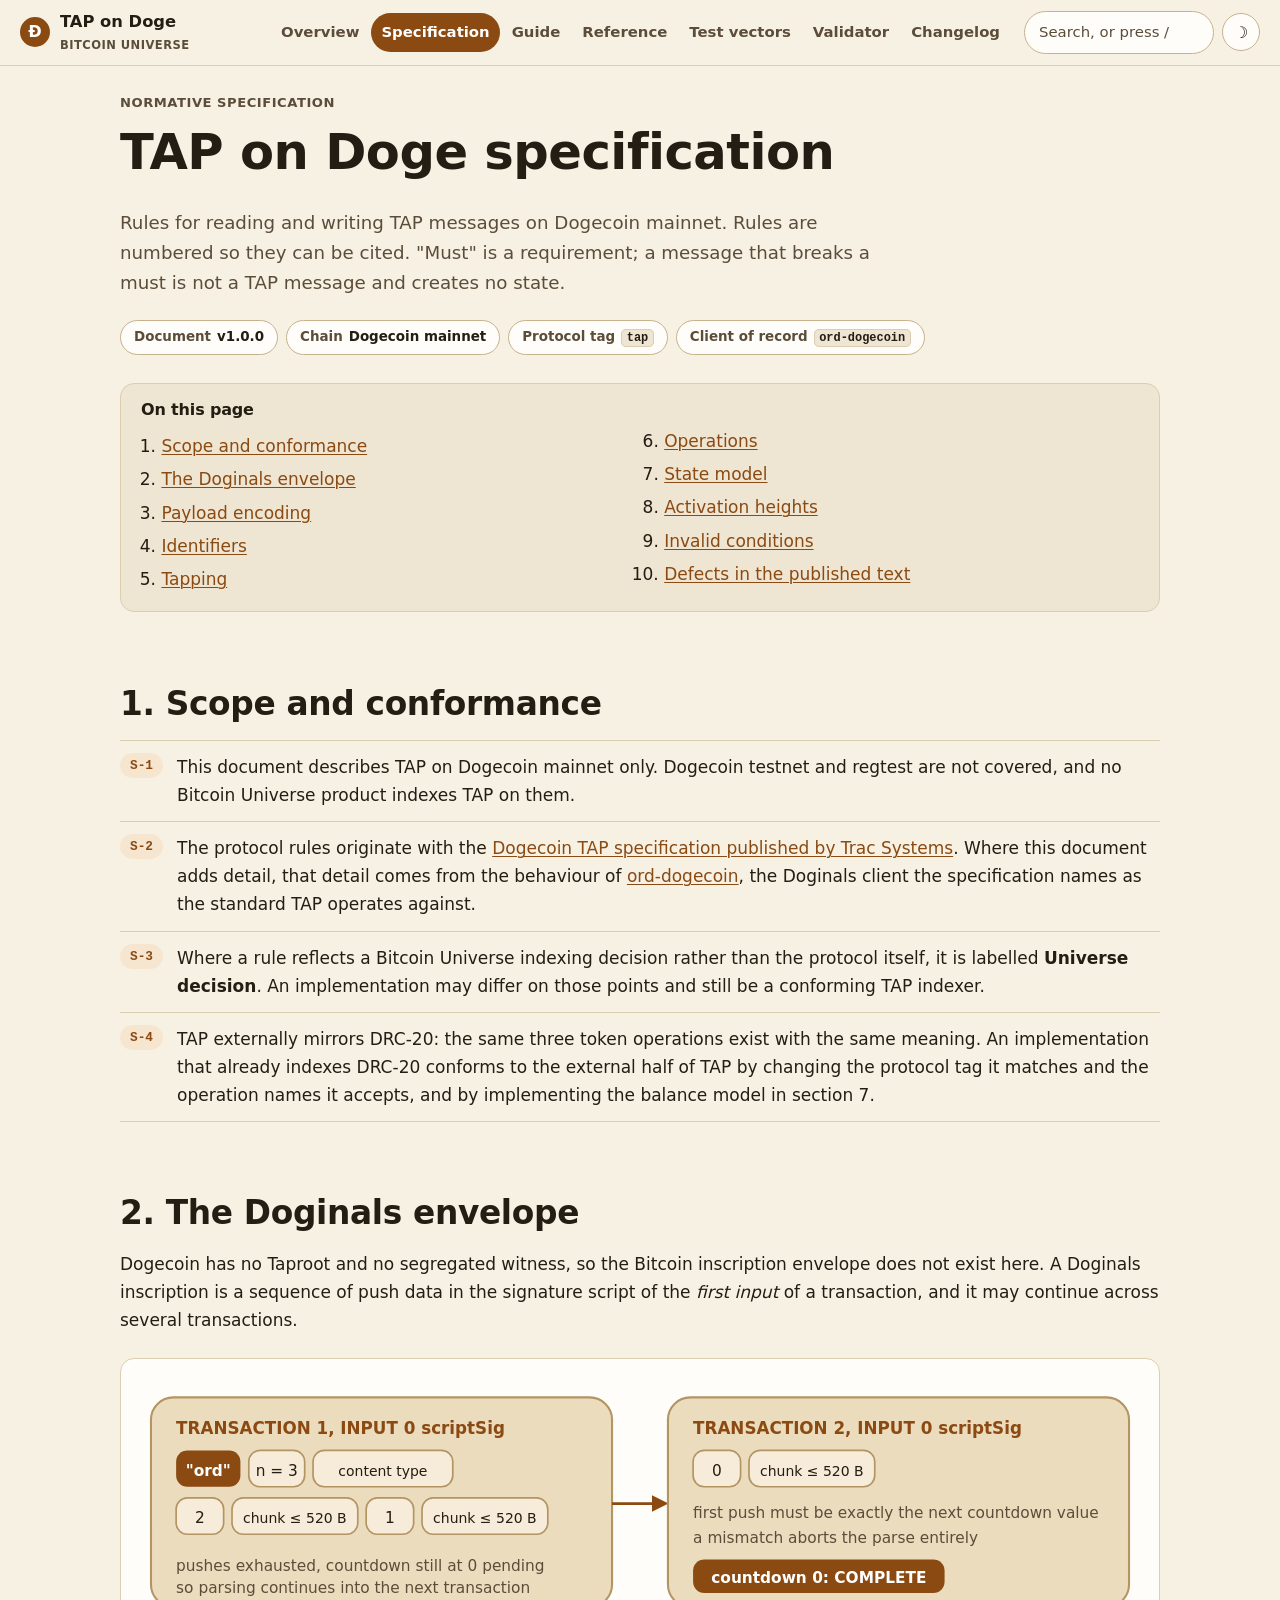
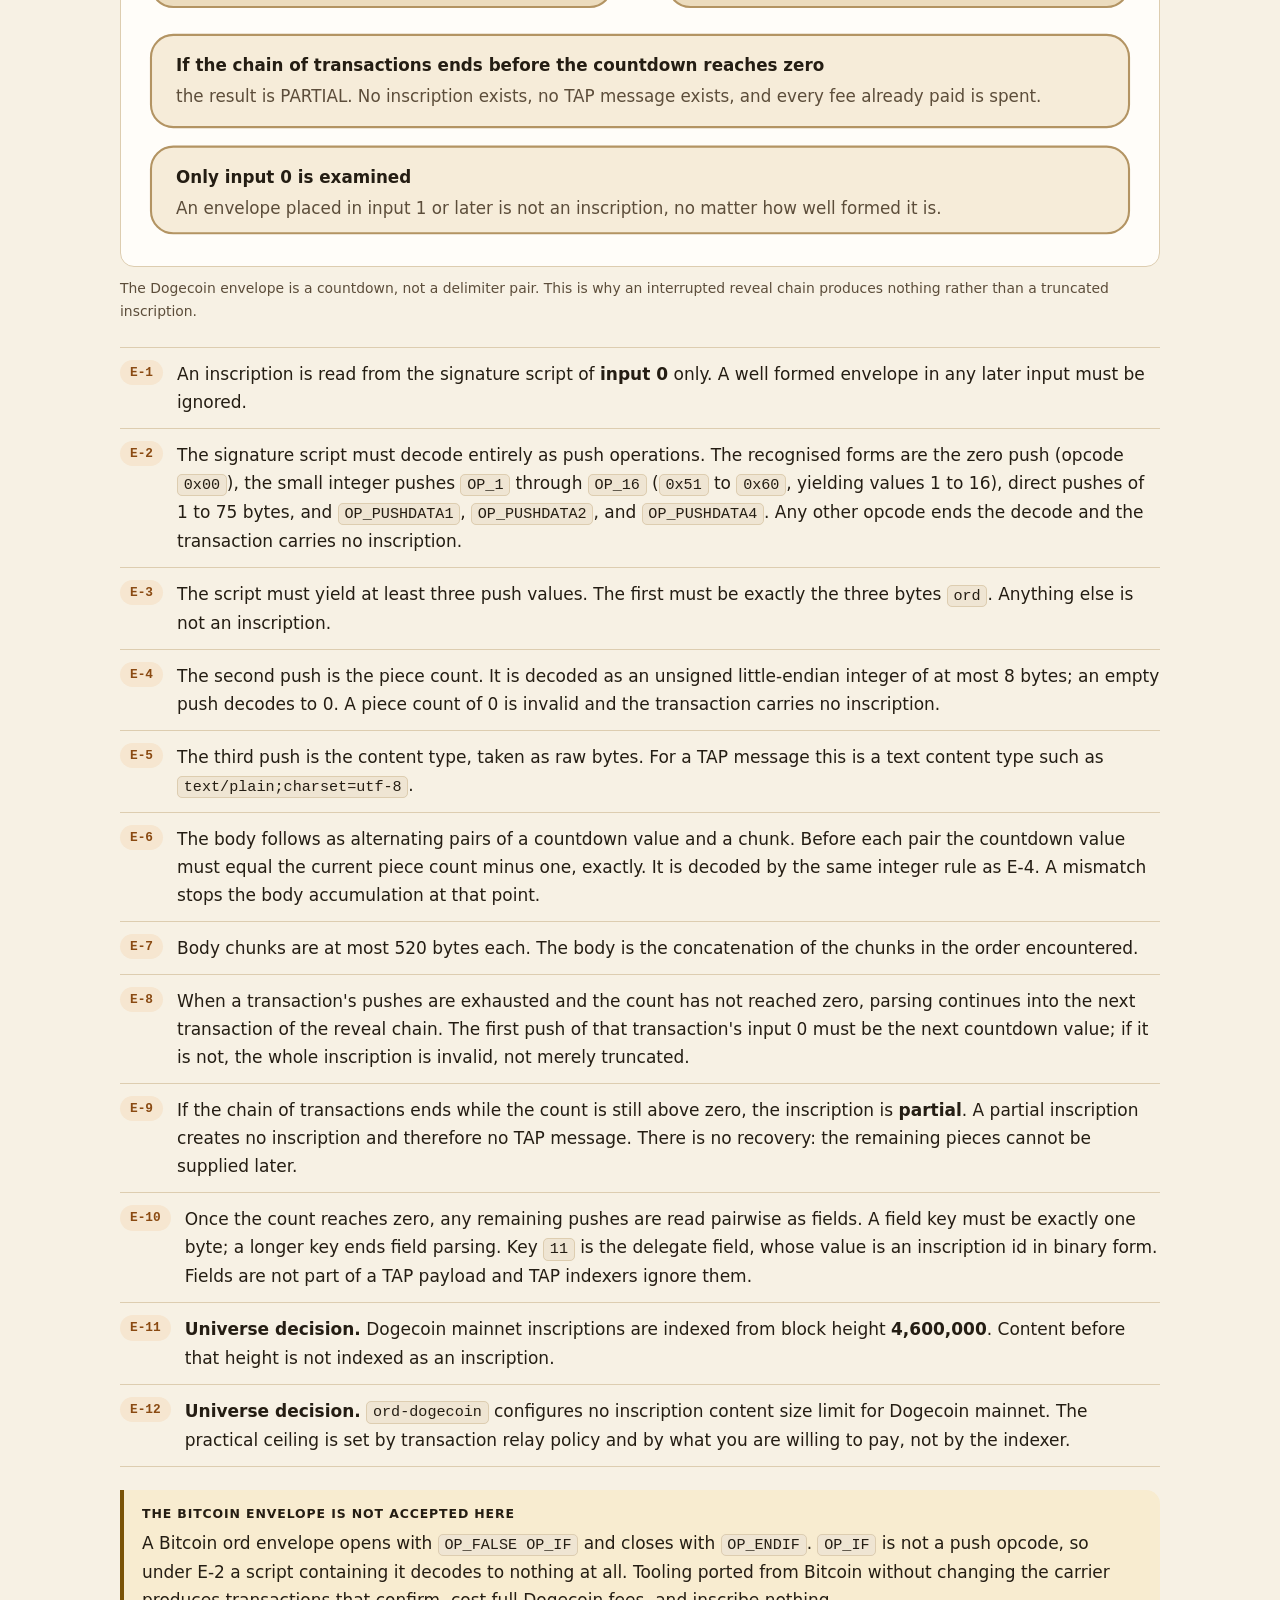
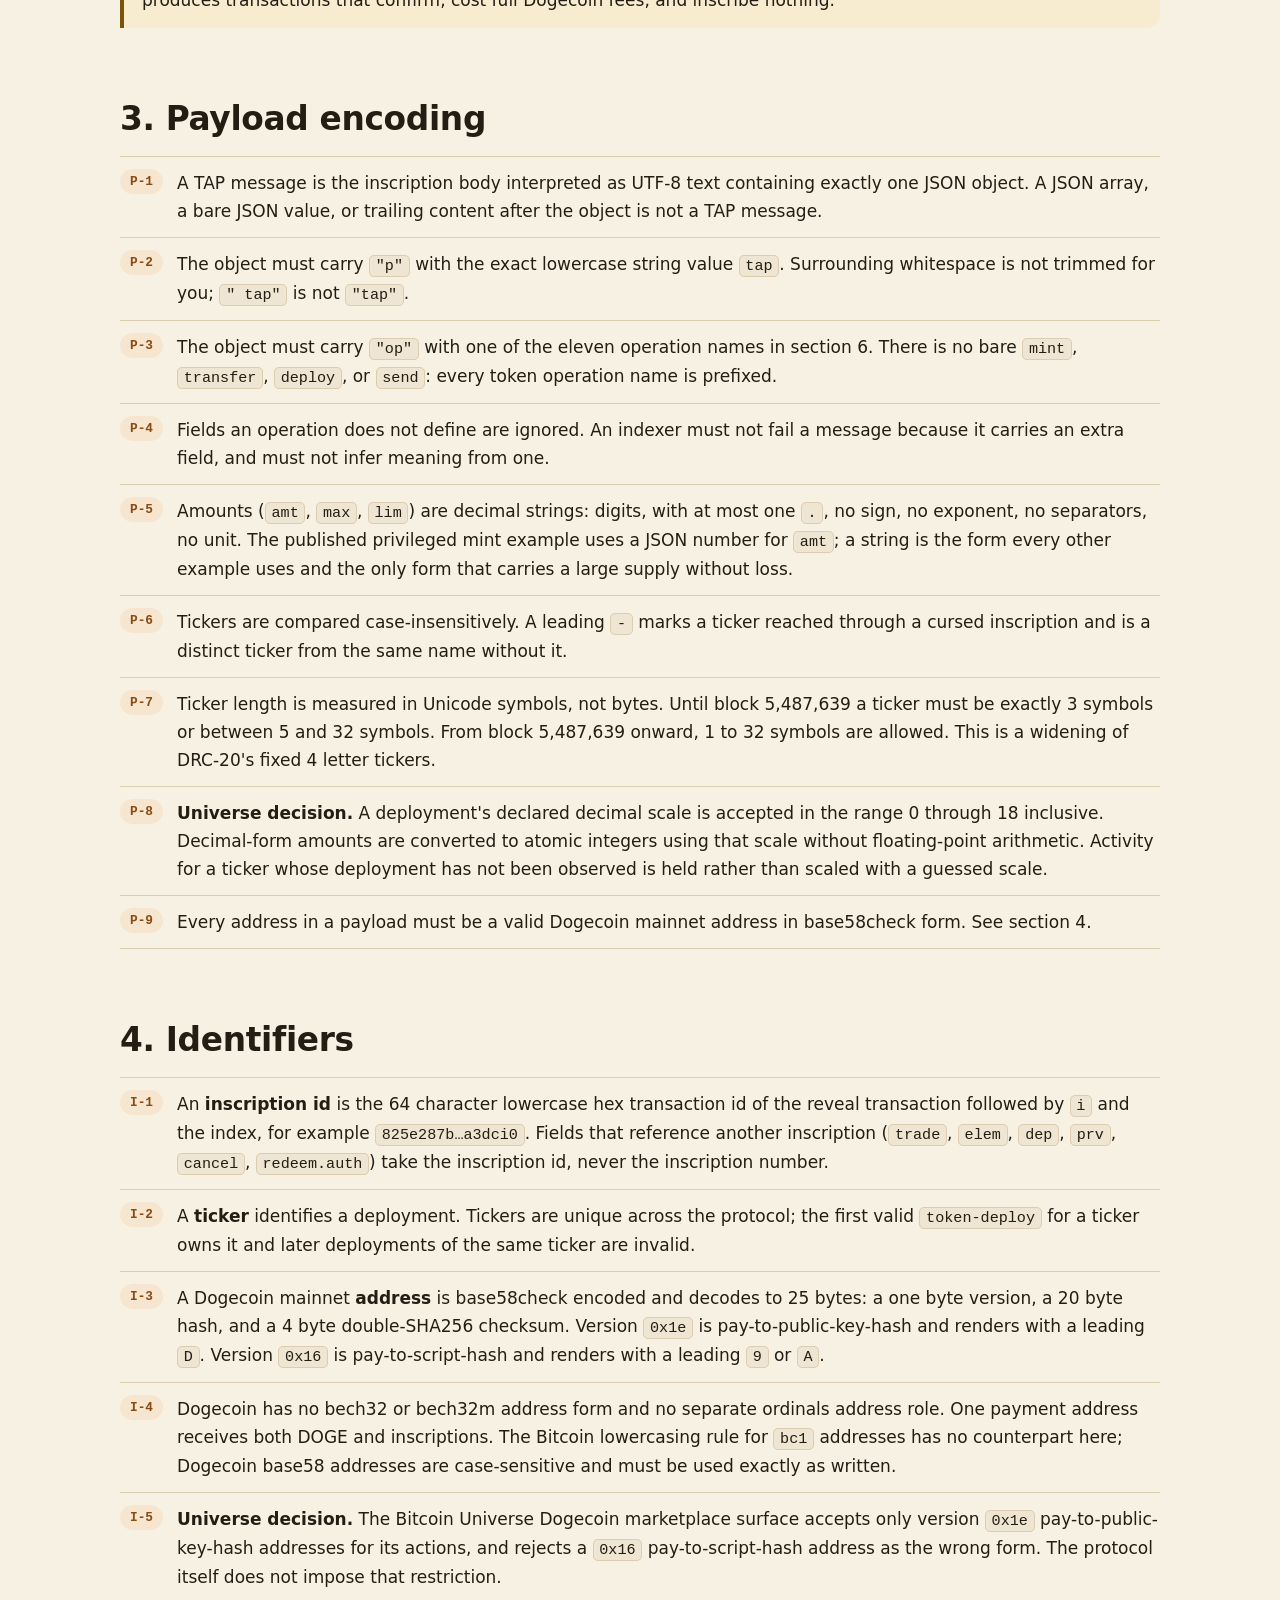
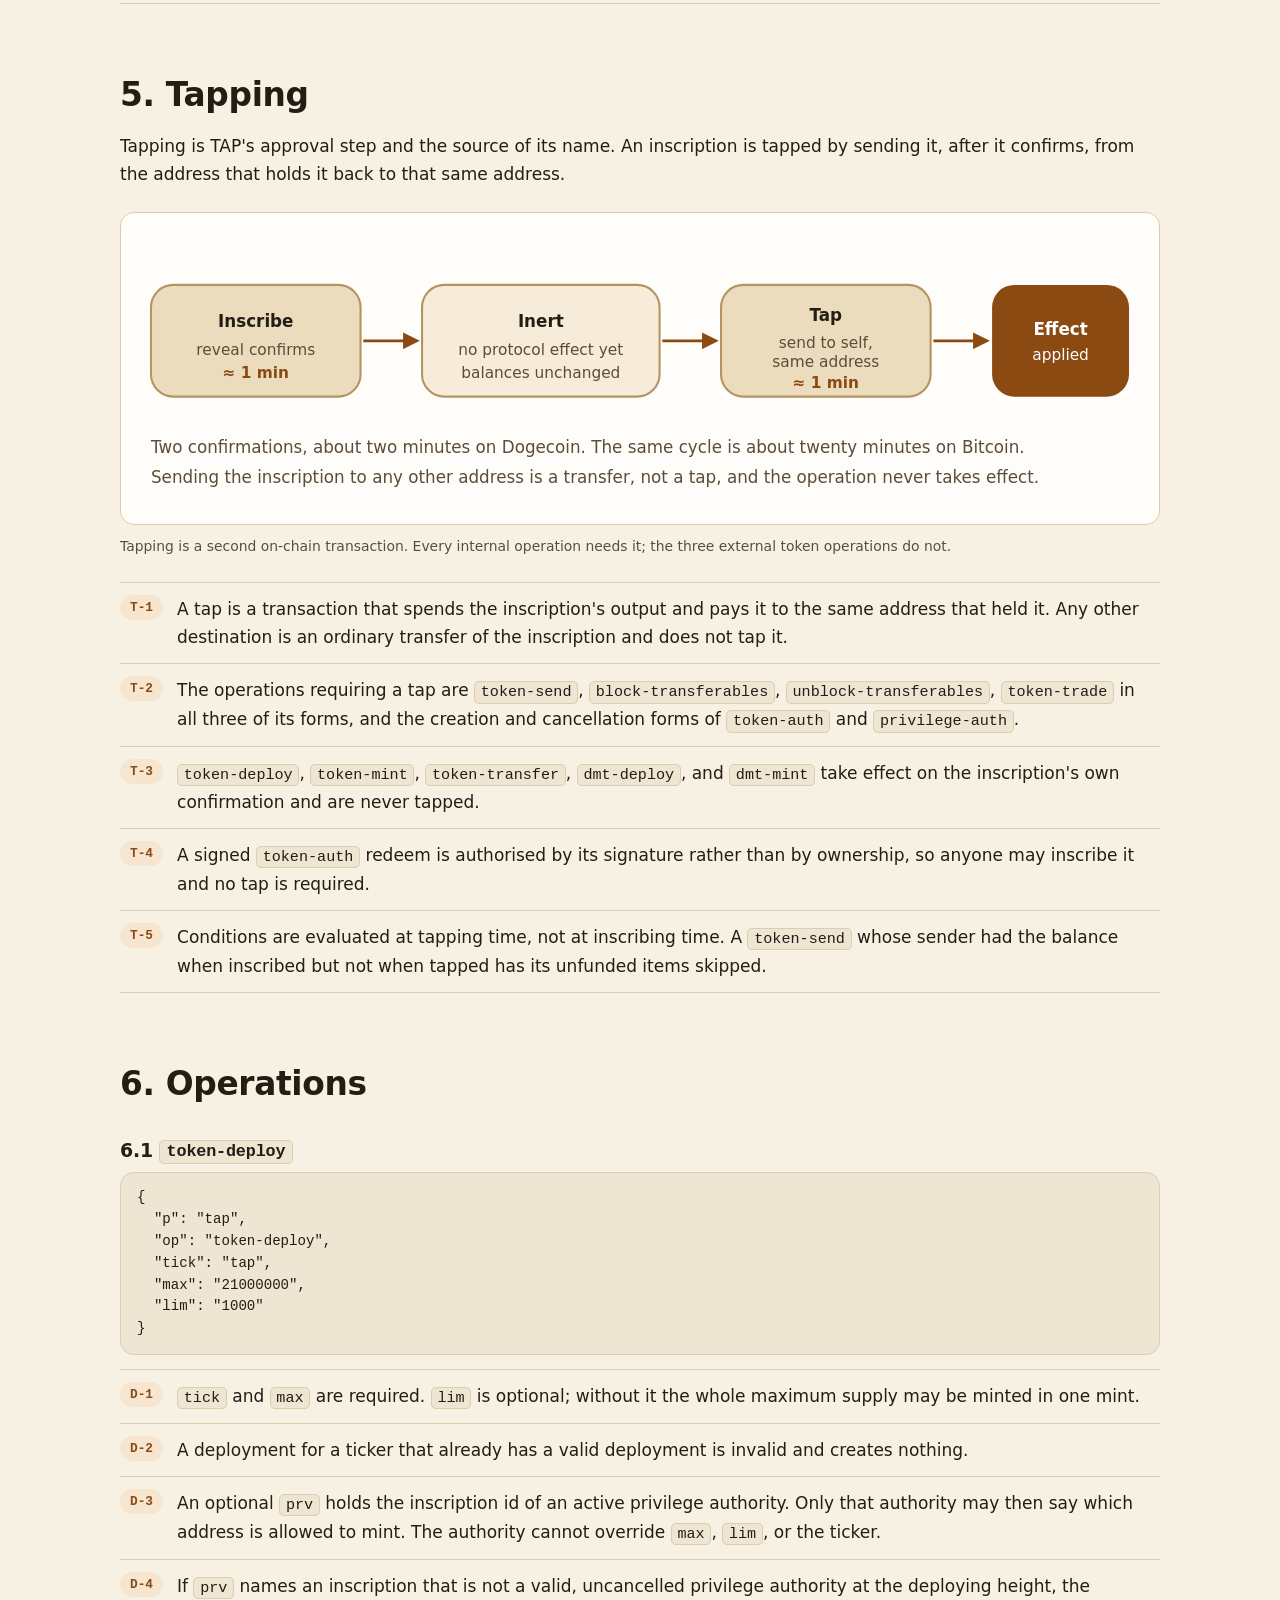
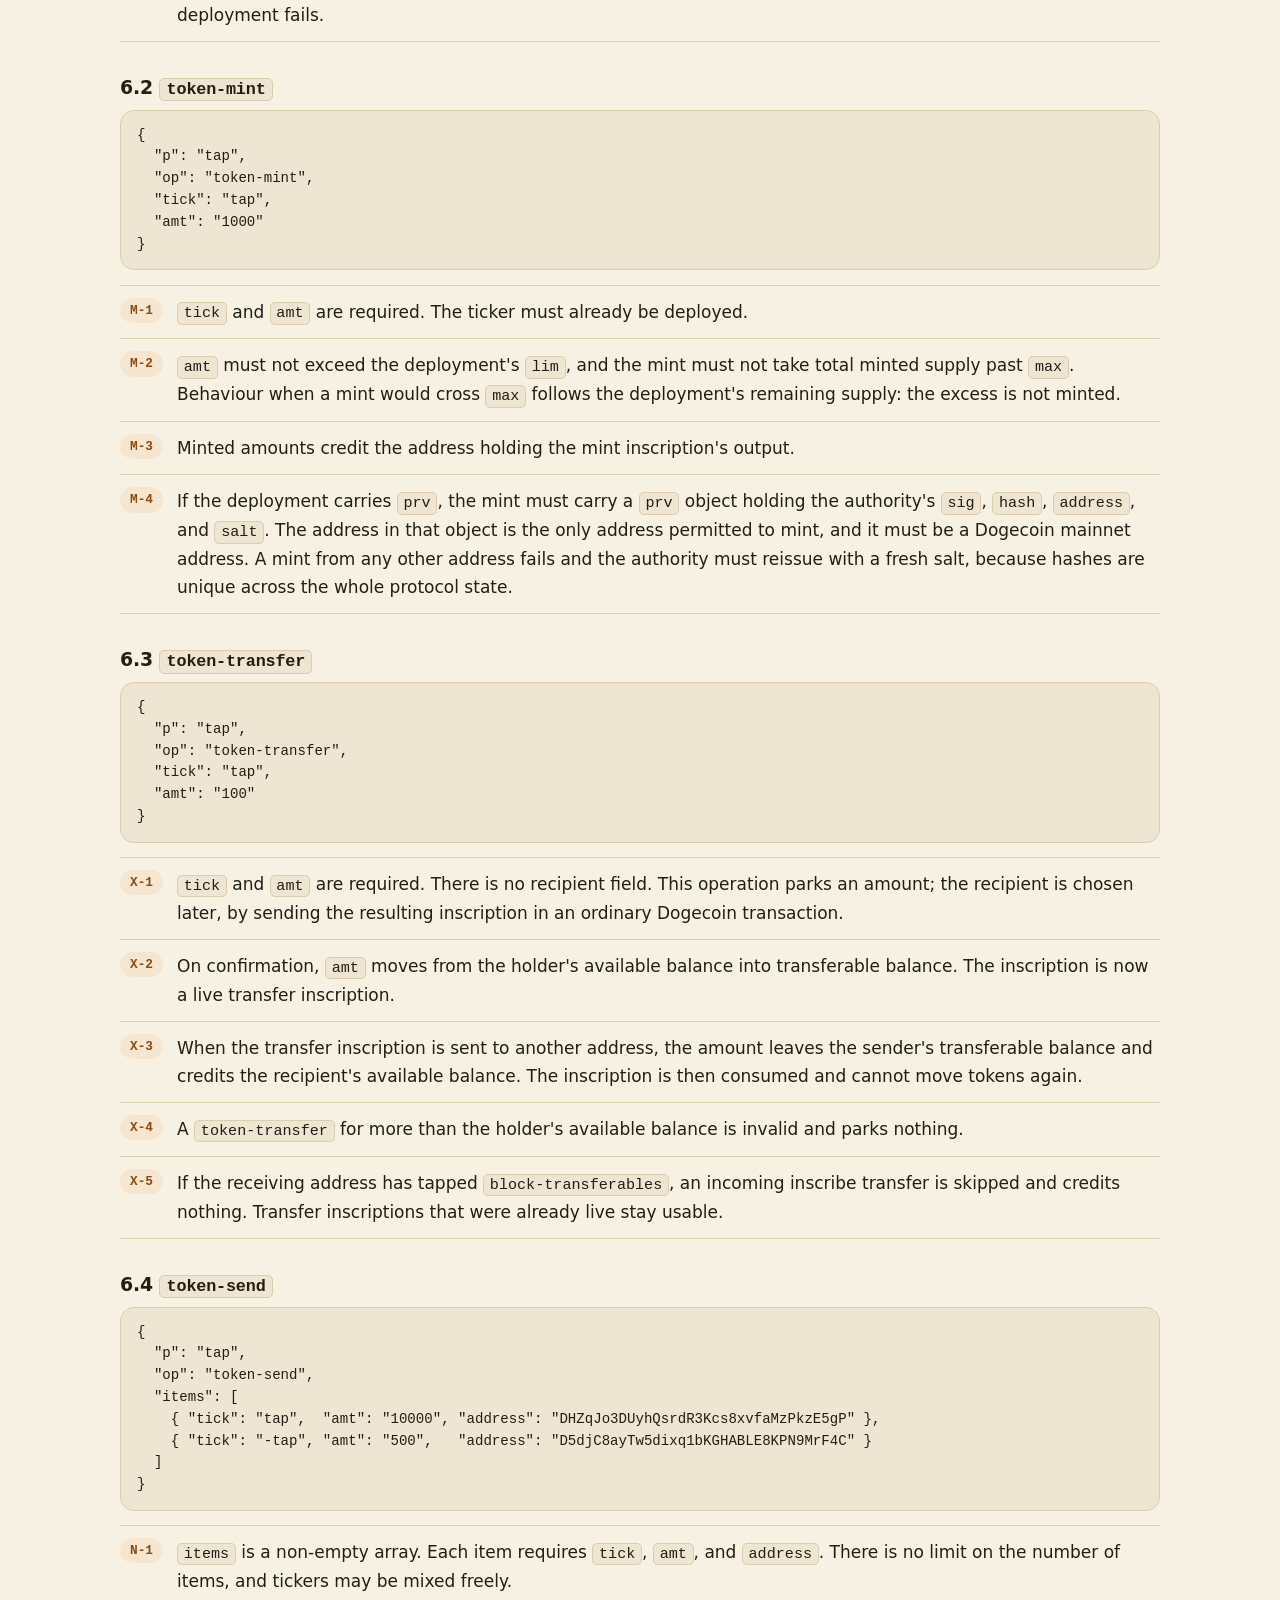
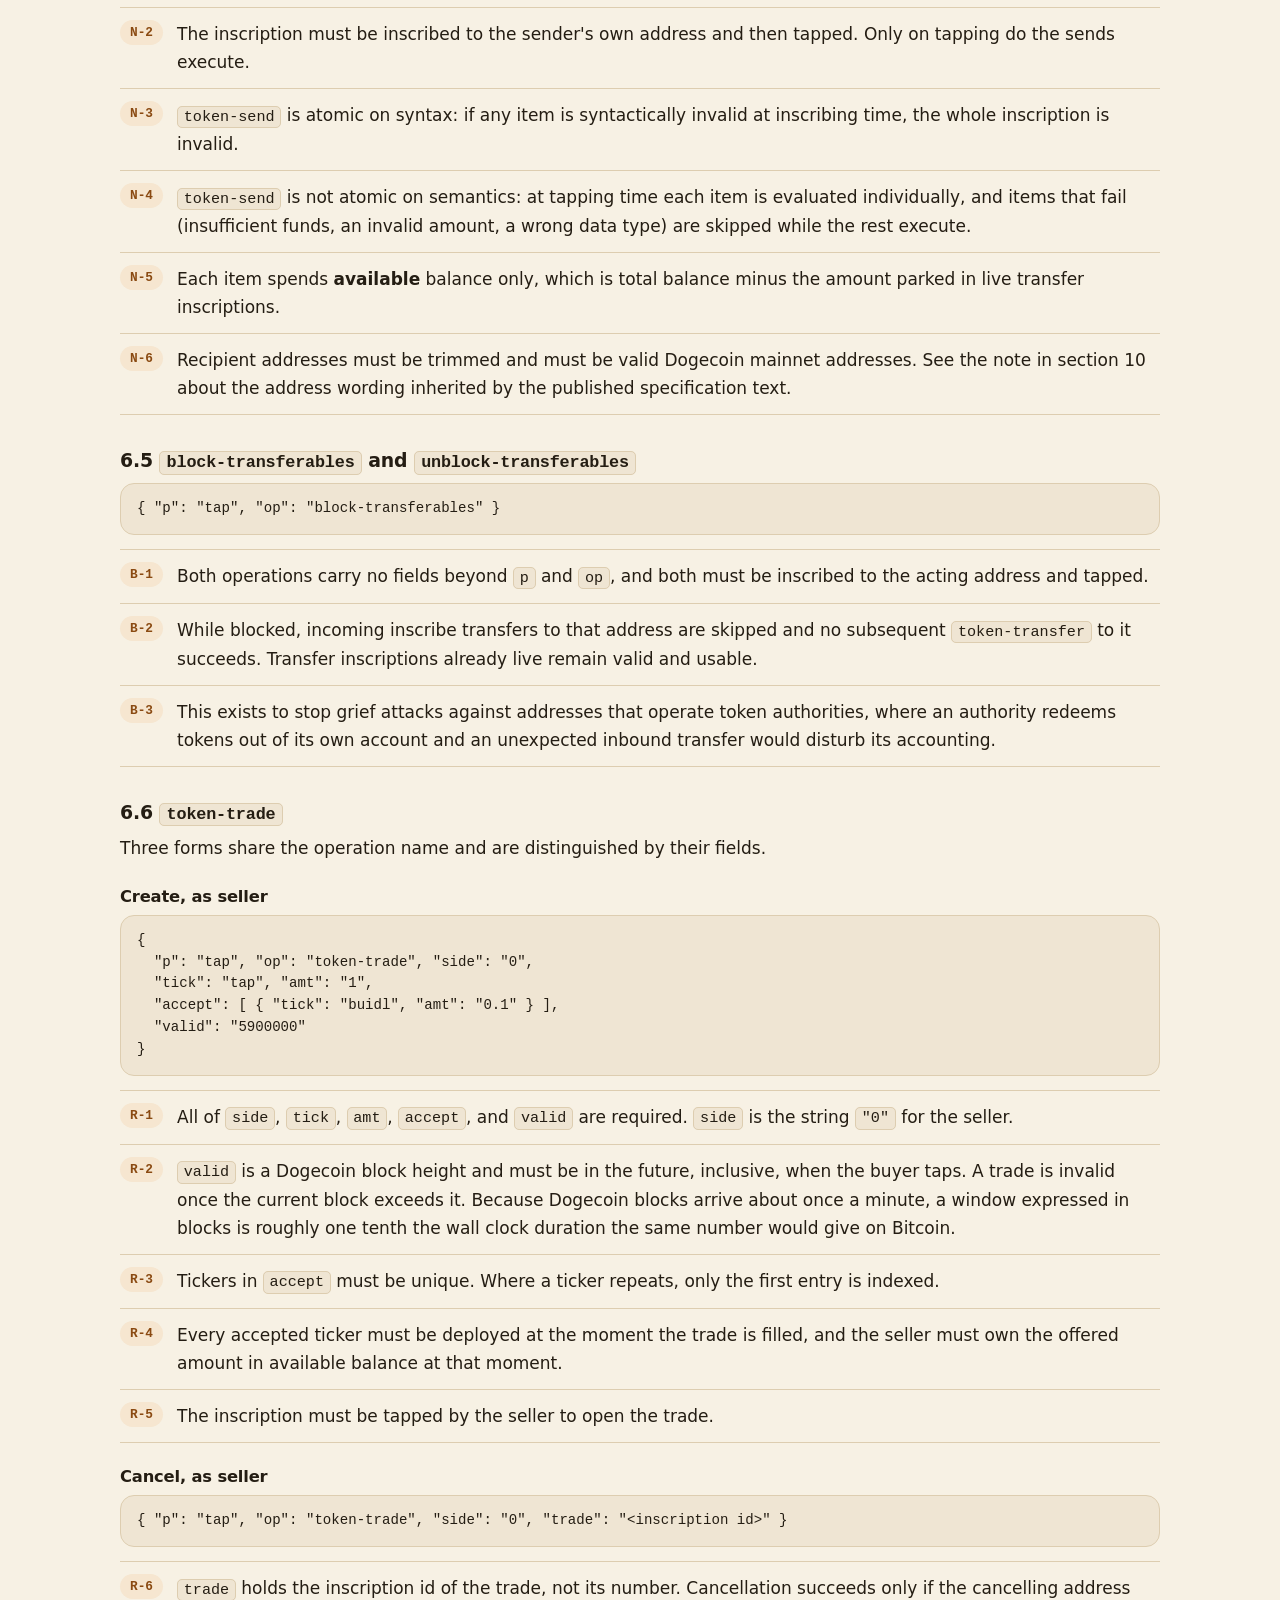
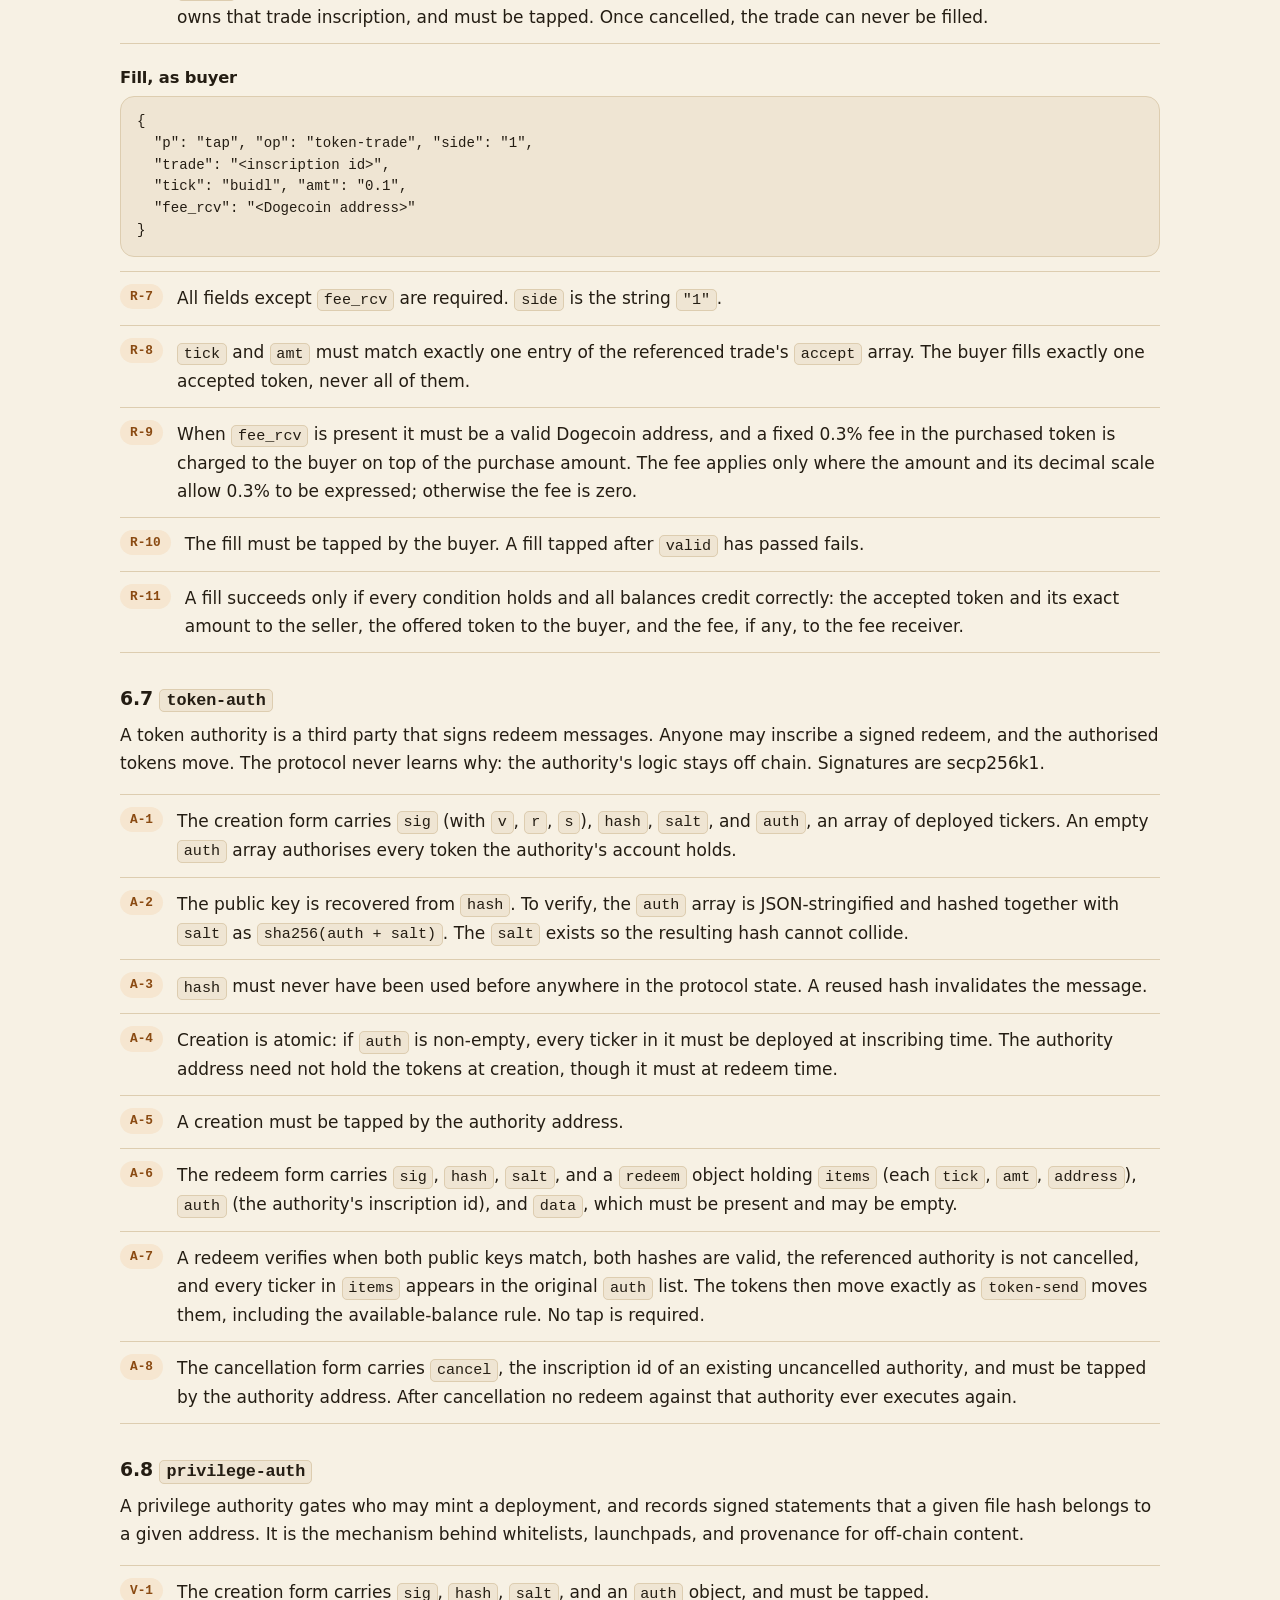
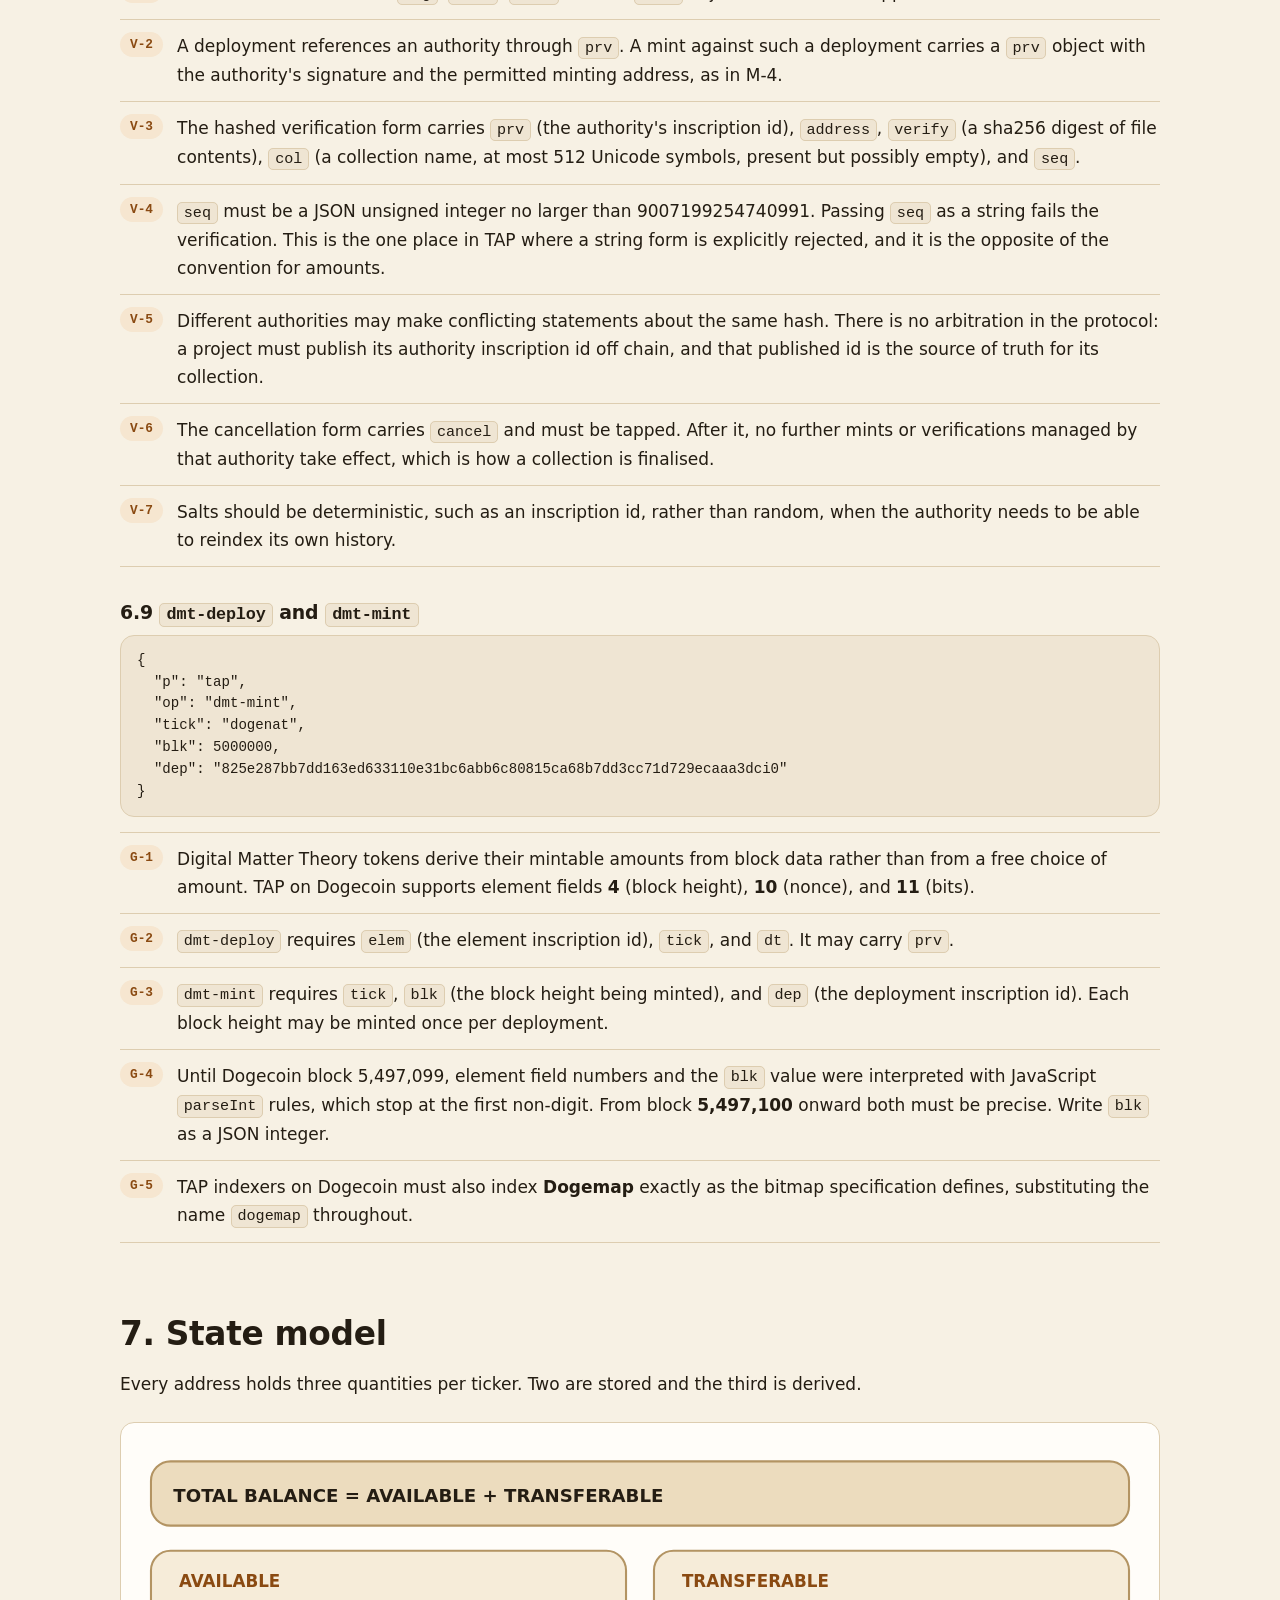
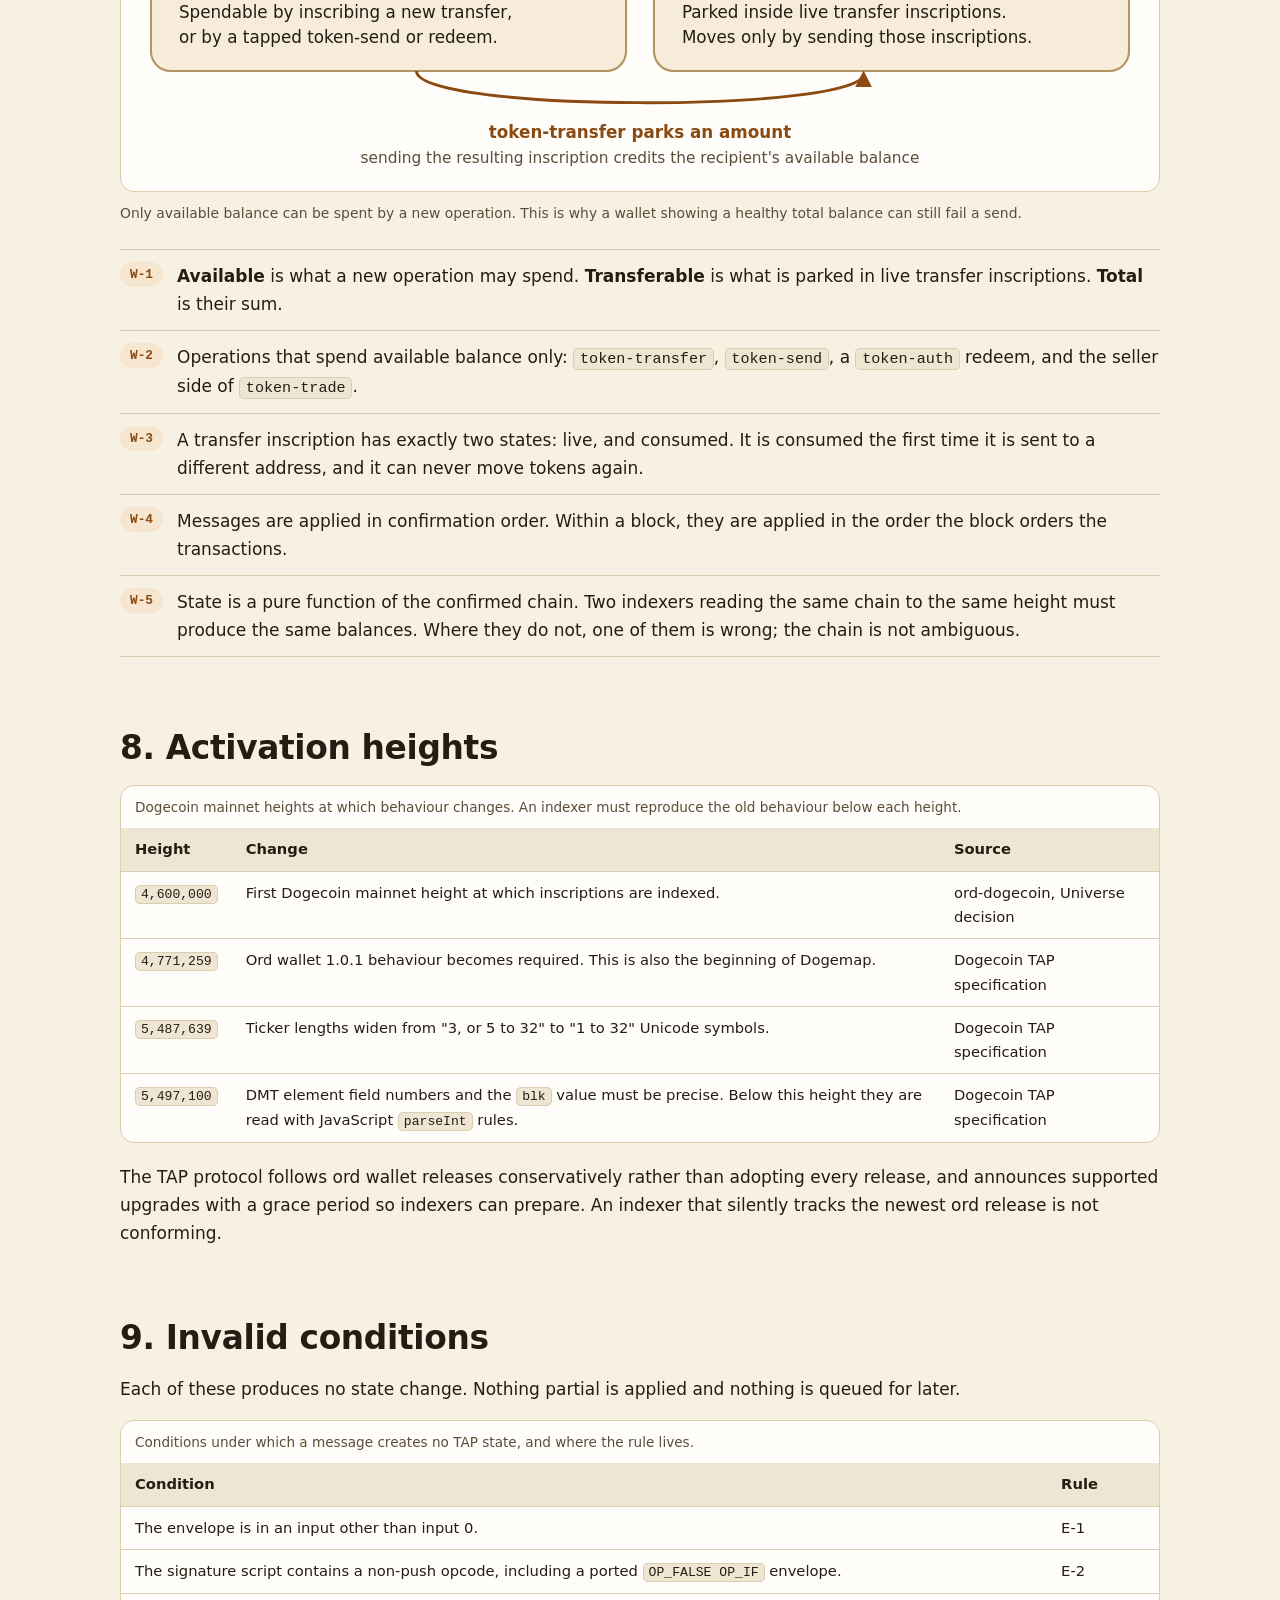
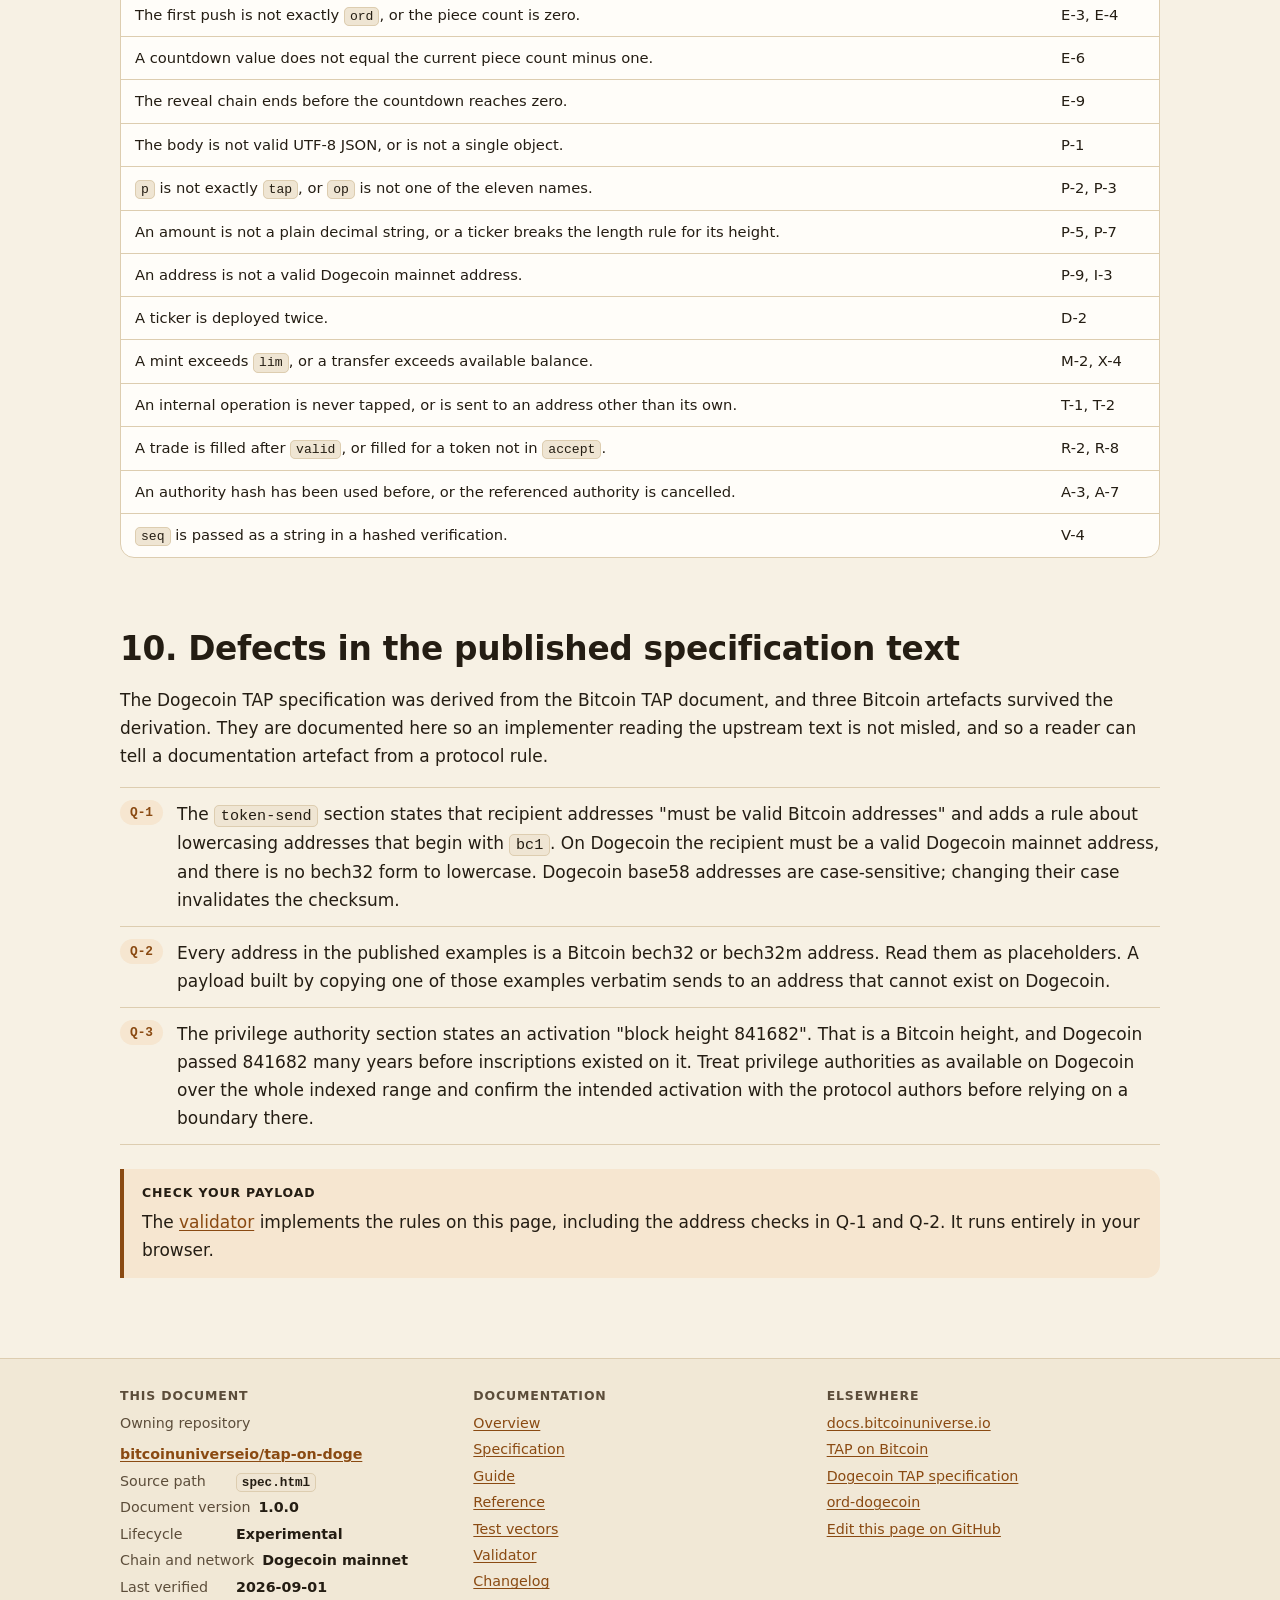
<file: spec.html>
<!doctype html>
<html lang="en">
<head>
<meta charset="utf-8">
<meta name="viewport" content="width=device-width,initial-scale=1">
<title>TAP on Doge specification</title>
<meta name="description" content="Normative rules for TAP on Dogecoin mainnet: the Doginals scriptSig envelope, payload encoding, identifiers, tapping, every operation, state transitions, activation heights, and invalid conditions.">
<link rel="canonical" href="https://bitcoinuniverseio.github.io/tap-on-doge/spec.html">
<meta property="og:type" content="article">
<meta property="og:site_name" content="TAP on Doge documentation">
<meta property="og:title" content="TAP on Doge specification">
<meta property="og:description" content="Numbered normative rules for TAP on Dogecoin mainnet, including the scriptSig inscription envelope that replaces Bitcoin's witness envelope.">
<meta property="og:url" content="https://bitcoinuniverseio.github.io/tap-on-doge/spec.html">
<meta property="og:image" content="https://bitcoinuniverseio.github.io/tap-on-doge/og.svg">
<meta name="twitter:card" content="summary_large_image">
<meta name="theme-color" content="#f7f1e4" media="(prefers-color-scheme: light)">
<meta name="theme-color" content="#17120d" media="(prefers-color-scheme: dark)">
<link rel="icon" href="favicon.svg" type="image/svg+xml">
<link rel="stylesheet" href="styles.css">
</head>
<body data-base="">
<a class="skip" href="#main">Skip to content</a>

<header class="site-head">
  <div class="wrap head-row">
    <a class="brand" href="index.html"><span class="mark" aria-hidden="true">Ð</span><span>TAP on Doge<small>Bitcoin Universe</small></span></a>
    <nav class="site-nav" aria-label="Documentation sections">
      <ul>
        <li><a href="index.html">Overview</a></li>
        <li><a href="spec.html" aria-current="page">Specification</a></li>
        <li><a href="guide.html">Guide</a></li>
        <li><a href="reference.html">Reference</a></li>
        <li><a href="vectors.html">Test vectors</a></li>
        <li><a href="validator.html">Validator</a></li>
        <li><a href="changelog.html">Changelog</a></li>
      </ul>
    </nav>
    <div class="head-tools">
      <div class="search">
        <label class="skip" for="q">Search this documentation</label>
        <input id="q" type="search" placeholder="Search, or press /" autocomplete="off" spellcheck="false">
        <div id="search-results" class="search-results" hidden role="region" aria-label="Search results" aria-live="polite"></div>
      </div>
      <button id="theme-toggle" class="theme-btn" type="button" hidden>☽</button>
    </div>
  </div>
</header>

<main id="main" class="page">
<div class="wrap">

<p class="crumb">Normative specification</p>
<h1>TAP on Doge specification</h1>
<p class="lede">Rules for reading and writing TAP messages on Dogecoin mainnet. Rules are numbered so they can be cited. "Must" is a requirement; a message that breaks a must is not a TAP message and creates no state.</p>

<ul class="pillrow">
  <li class="pill">Document <b>v1.0.0</b></li>
  <li class="pill">Chain <b>Dogecoin mainnet</b></li>
  <li class="pill">Protocol tag <b><code>tap</code></b></li>
  <li class="pill">Client of record <b><code>ord-dogecoin</code></b></li>
</ul>

<nav class="toc" aria-labelledby="toch">
  <h2 id="toch">On this page</h2>
  <ol>
    <li><a href="#scope">Scope and conformance</a></li>
    <li><a href="#envelope">The Doginals envelope</a></li>
    <li><a href="#payload">Payload encoding</a></li>
    <li><a href="#identifiers">Identifiers</a></li>
    <li><a href="#tapping">Tapping</a></li>
    <li><a href="#operations">Operations</a></li>
    <li><a href="#state">State model</a></li>
    <li><a href="#activation">Activation heights</a></li>
    <li><a href="#invalid">Invalid conditions</a></li>
    <li><a href="#defects">Defects in the published text</a></li>
  </ol>
</nav>

<h2 id="scope">1. Scope and conformance</h2>

<ul class="rules">
  <li class="rule"><span class="rid">S-1</span><div class="rtext"><p>This document describes TAP on Dogecoin mainnet only. Dogecoin testnet and regtest are not covered, and no Bitcoin Universe product indexes TAP on them.</p></div></li>
  <li class="rule"><span class="rid">S-2</span><div class="rtext"><p>The protocol rules originate with the <a href="https://github.com/Trac-Systems/doge-tap-protocol-specs">Dogecoin TAP specification published by Trac Systems</a>. Where this document adds detail, that detail comes from the behaviour of <a href="https://github.com/Trac-Systems/ord-dogecoin">ord-dogecoin</a>, the Doginals client the specification names as the standard TAP operates against.</p></div></li>
  <li class="rule"><span class="rid">S-3</span><div class="rtext"><p>Where a rule reflects a Bitcoin Universe indexing decision rather than the protocol itself, it is labelled <b>Universe decision</b>. An implementation may differ on those points and still be a conforming TAP indexer.</p></div></li>
  <li class="rule"><span class="rid">S-4</span><div class="rtext"><p>TAP externally mirrors DRC-20: the same three token operations exist with the same meaning. An implementation that already indexes DRC-20 conforms to the external half of TAP by changing the protocol tag it matches and the operation names it accepts, and by implementing the balance model in section 7.</p></div></li>
</ul>

<h2 id="envelope">2. The Doginals envelope</h2>

<p>Dogecoin has no Taproot and no segregated witness, so the Bitcoin inscription envelope does not exist here. A Doginals inscription is a sequence of push data in the signature script of the <em>first input</em> of a transaction, and it may continue across several transactions.</p>

<figure>
  <div class="dg-wrap">
    <svg viewBox="0 0 720 340" role="img" aria-labelledby="envT envD">
      <title id="envT">How a Doginals envelope is parsed across a chain of transactions</title>
      <desc id="envD">Transaction one's first input carries push data: the literal string ord, the piece count n, the content type, then the countdown value n minus one followed by a chunk, repeating. When the pushes run out before the countdown reaches zero, parsing continues into transaction two's first input, which must begin with the next countdown value followed by its chunk. When the countdown reaches zero the inscription is complete. If the chain of transactions ends first, the result is partial and nothing is indexed.</desc>

      <rect x="10" y="16" width="330" height="150" rx="16" class="svg-fill-2 svg-line" stroke-width="1.5"/>
      <text x="28" y="42" class="svg-accent" font-size="12" font-weight="800">TRANSACTION 1, INPUT 0 scriptSig</text>
      <rect x="28" y="54" width="46" height="26" rx="8" class="svg-accent"/>
      <text x="51" y="72" text-anchor="middle" font-size="11" font-weight="700" fill="var(--accent-ink)">"ord"</text>
      <rect x="80" y="54" width="40" height="26" rx="8" class="svg-fill svg-line" stroke-width="1.2"/>
      <text x="100" y="72" text-anchor="middle" font-size="11" class="svg-ink">n = 3</text>
      <rect x="126" y="54" width="100" height="26" rx="8" class="svg-fill svg-line" stroke-width="1.2"/>
      <text x="176" y="72" text-anchor="middle" font-size="10" class="svg-ink">content type</text>
      <rect x="28" y="88" width="34" height="26" rx="8" class="svg-fill svg-line" stroke-width="1.2"/>
      <text x="45" y="106" text-anchor="middle" font-size="11" class="svg-ink">2</text>
      <rect x="68" y="88" width="90" height="26" rx="8" class="svg-fill svg-line" stroke-width="1.2"/>
      <text x="113" y="106" text-anchor="middle" font-size="10" class="svg-ink">chunk ≤ 520 B</text>
      <rect x="164" y="88" width="34" height="26" rx="8" class="svg-fill svg-line" stroke-width="1.2"/>
      <text x="181" y="106" text-anchor="middle" font-size="11" class="svg-ink">1</text>
      <rect x="204" y="88" width="90" height="26" rx="8" class="svg-fill svg-line" stroke-width="1.2"/>
      <text x="249" y="106" text-anchor="middle" font-size="10" class="svg-ink">chunk ≤ 520 B</text>
      <text x="28" y="140" class="svg-muted" font-size="11">pushes exhausted, countdown still at 0 pending</text>
      <text x="28" y="156" class="svg-muted" font-size="11">so parsing continues into the next transaction</text>

      <path d="M340 92 L378 92" class="svg-accent-s svg-none" stroke-width="2" marker-end="url(#eArrow)"/>
      <defs><marker id="eArrow" viewBox="0 0 10 10" refX="8" refY="5" markerWidth="6" markerHeight="6" orient="auto"><path d="M0 0 L10 5 L0 10 z" class="svg-accent"/></marker></defs>

      <rect x="380" y="16" width="330" height="150" rx="16" class="svg-fill-2 svg-line" stroke-width="1.5"/>
      <text x="398" y="42" class="svg-accent" font-size="12" font-weight="800">TRANSACTION 2, INPUT 0 scriptSig</text>
      <rect x="398" y="54" width="34" height="26" rx="8" class="svg-fill svg-line" stroke-width="1.2"/>
      <text x="415" y="72" text-anchor="middle" font-size="11" class="svg-ink">0</text>
      <rect x="438" y="54" width="90" height="26" rx="8" class="svg-fill svg-line" stroke-width="1.2"/>
      <text x="483" y="72" text-anchor="middle" font-size="10" class="svg-ink">chunk ≤ 520 B</text>
      <text x="398" y="102" class="svg-muted" font-size="11">first push must be exactly the next countdown value</text>
      <text x="398" y="120" class="svg-muted" font-size="11">a mismatch aborts the parse entirely</text>
      <rect x="398" y="132" width="180" height="24" rx="8" class="svg-accent"/>
      <text x="488" y="149" text-anchor="middle" font-size="11" font-weight="700" fill="var(--accent-ink)">countdown 0: COMPLETE</text>

      <rect x="10" y="186" width="700" height="66" rx="16" class="svg-fill svg-line" stroke-width="1.5"/>
      <text x="28" y="212" class="svg-ink" font-size="12" font-weight="700">If the chain of transactions ends before the countdown reaches zero</text>
      <text x="28" y="234" class="svg-muted" font-size="12">the result is PARTIAL. No inscription exists, no TAP message exists, and every fee already paid is spent.</text>

      <rect x="10" y="266" width="700" height="62" rx="16" class="svg-fill svg-line" stroke-width="1.5"/>
      <text x="28" y="292" class="svg-ink" font-size="12" font-weight="700">Only input 0 is examined</text>
      <text x="28" y="314" class="svg-muted" font-size="12">An envelope placed in input 1 or later is not an inscription, no matter how well formed it is.</text>
    </svg>
  </div>
  <figcaption>The Dogecoin envelope is a countdown, not a delimiter pair. This is why an interrupted reveal chain produces nothing rather than a truncated inscription.</figcaption>
</figure>

<ul class="rules">
  <li class="rule"><span class="rid">E-1</span><div class="rtext"><p>An inscription is read from the signature script of <b>input 0</b> only. A well formed envelope in any later input must be ignored.</p></div></li>
  <li class="rule"><span class="rid">E-2</span><div class="rtext"><p>The signature script must decode entirely as push operations. The recognised forms are the zero push (opcode <code>0x00</code>), the small integer pushes <code>OP_1</code> through <code>OP_16</code> (<code>0x51</code> to <code>0x60</code>, yielding values 1 to 16), direct pushes of 1 to 75 bytes, and <code>OP_PUSHDATA1</code>, <code>OP_PUSHDATA2</code>, and <code>OP_PUSHDATA4</code>. Any other opcode ends the decode and the transaction carries no inscription.</p></div></li>
  <li class="rule"><span class="rid">E-3</span><div class="rtext"><p>The script must yield at least three push values. The first must be exactly the three bytes <code>ord</code>. Anything else is not an inscription.</p></div></li>
  <li class="rule"><span class="rid">E-4</span><div class="rtext"><p>The second push is the piece count. It is decoded as an unsigned little-endian integer of at most 8 bytes; an empty push decodes to 0. A piece count of 0 is invalid and the transaction carries no inscription.</p></div></li>
  <li class="rule"><span class="rid">E-5</span><div class="rtext"><p>The third push is the content type, taken as raw bytes. For a TAP message this is a text content type such as <code>text/plain;charset=utf-8</code>.</p></div></li>
  <li class="rule"><span class="rid">E-6</span><div class="rtext"><p>The body follows as alternating pairs of a countdown value and a chunk. Before each pair the countdown value must equal the current piece count minus one, exactly. It is decoded by the same integer rule as E-4. A mismatch stops the body accumulation at that point.</p></div></li>
  <li class="rule"><span class="rid">E-7</span><div class="rtext"><p>Body chunks are at most 520 bytes each. The body is the concatenation of the chunks in the order encountered.</p></div></li>
  <li class="rule"><span class="rid">E-8</span><div class="rtext"><p>When a transaction's pushes are exhausted and the count has not reached zero, parsing continues into the next transaction of the reveal chain. The first push of that transaction's input 0 must be the next countdown value; if it is not, the whole inscription is invalid, not merely truncated.</p></div></li>
  <li class="rule"><span class="rid">E-9</span><div class="rtext"><p>If the chain of transactions ends while the count is still above zero, the inscription is <b>partial</b>. A partial inscription creates no inscription and therefore no TAP message. There is no recovery: the remaining pieces cannot be supplied later.</p></div></li>
  <li class="rule"><span class="rid">E-10</span><div class="rtext"><p>Once the count reaches zero, any remaining pushes are read pairwise as fields. A field key must be exactly one byte; a longer key ends field parsing. Key <code>11</code> is the delegate field, whose value is an inscription id in binary form. Fields are not part of a TAP payload and TAP indexers ignore them.</p></div></li>
  <li class="rule"><span class="rid">E-11</span><div class="rtext"><p><b>Universe decision.</b> Dogecoin mainnet inscriptions are indexed from block height <b>4,600,000</b>. Content before that height is not indexed as an inscription.</p></div></li>
  <li class="rule"><span class="rid">E-12</span><div class="rtext"><p><b>Universe decision.</b> <code>ord-dogecoin</code> configures no inscription content size limit for Dogecoin mainnet. The practical ceiling is set by transaction relay policy and by what you are willing to pay, not by the indexer.</p></div></li>
</ul>

<div class="note warn">
  <b class="lbl">The Bitcoin envelope is not accepted here</b>
  <p>A Bitcoin ord envelope opens with <code>OP_FALSE OP_IF</code> and closes with <code>OP_ENDIF</code>. <code>OP_IF</code> is not a push opcode, so under E-2 a script containing it decodes to nothing at all. Tooling ported from Bitcoin without changing the carrier produces transactions that confirm, cost full Dogecoin fees, and inscribe nothing.</p>
</div>

<h2 id="payload">3. Payload encoding</h2>

<ul class="rules">
  <li class="rule"><span class="rid">P-1</span><div class="rtext"><p>A TAP message is the inscription body interpreted as UTF-8 text containing exactly one JSON object. A JSON array, a bare JSON value, or trailing content after the object is not a TAP message.</p></div></li>
  <li class="rule"><span class="rid">P-2</span><div class="rtext"><p>The object must carry <code>"p"</code> with the exact lowercase string value <code>tap</code>. Surrounding whitespace is not trimmed for you; <code>" tap"</code> is not <code>"tap"</code>.</p></div></li>
  <li class="rule"><span class="rid">P-3</span><div class="rtext"><p>The object must carry <code>"op"</code> with one of the eleven operation names in section 6. There is no bare <code>mint</code>, <code>transfer</code>, <code>deploy</code>, or <code>send</code>: every token operation name is prefixed.</p></div></li>
  <li class="rule"><span class="rid">P-4</span><div class="rtext"><p>Fields an operation does not define are ignored. An indexer must not fail a message because it carries an extra field, and must not infer meaning from one.</p></div></li>
  <li class="rule"><span class="rid">P-5</span><div class="rtext"><p>Amounts (<code>amt</code>, <code>max</code>, <code>lim</code>) are decimal strings: digits, with at most one <code>.</code>, no sign, no exponent, no separators, no unit. The published privileged mint example uses a JSON number for <code>amt</code>; a string is the form every other example uses and the only form that carries a large supply without loss.</p></div></li>
  <li class="rule"><span class="rid">P-6</span><div class="rtext"><p>Tickers are compared case-insensitively. A leading <code>-</code> marks a ticker reached through a cursed inscription and is a distinct ticker from the same name without it.</p></div></li>
  <li class="rule"><span class="rid">P-7</span><div class="rtext"><p>Ticker length is measured in Unicode symbols, not bytes. Until block 5,487,639 a ticker must be exactly 3 symbols or between 5 and 32 symbols. From block 5,487,639 onward, 1 to 32 symbols are allowed. This is a widening of DRC-20's fixed 4 letter tickers.</p></div></li>
  <li class="rule"><span class="rid">P-8</span><div class="rtext"><p><b>Universe decision.</b> A deployment's declared decimal scale is accepted in the range 0 through 18 inclusive. Decimal-form amounts are converted to atomic integers using that scale without floating-point arithmetic. Activity for a ticker whose deployment has not been observed is held rather than scaled with a guessed scale.</p></div></li>
  <li class="rule"><span class="rid">P-9</span><div class="rtext"><p>Every address in a payload must be a valid Dogecoin mainnet address in base58check form. See section 4.</p></div></li>
</ul>

<h2 id="identifiers">4. Identifiers</h2>

<ul class="rules">
  <li class="rule"><span class="rid">I-1</span><div class="rtext"><p>An <b>inscription id</b> is the 64 character lowercase hex transaction id of the reveal transaction followed by <code>i</code> and the index, for example <code>825e287b…a3dci0</code>. Fields that reference another inscription (<code>trade</code>, <code>elem</code>, <code>dep</code>, <code>prv</code>, <code>cancel</code>, <code>redeem.auth</code>) take the inscription id, never the inscription number.</p></div></li>
  <li class="rule"><span class="rid">I-2</span><div class="rtext"><p>A <b>ticker</b> identifies a deployment. Tickers are unique across the protocol; the first valid <code>token-deploy</code> for a ticker owns it and later deployments of the same ticker are invalid.</p></div></li>
  <li class="rule"><span class="rid">I-3</span><div class="rtext"><p>A Dogecoin mainnet <b>address</b> is base58check encoded and decodes to 25 bytes: a one byte version, a 20 byte hash, and a 4 byte double-SHA256 checksum. Version <code>0x1e</code> is pay-to-public-key-hash and renders with a leading <code>D</code>. Version <code>0x16</code> is pay-to-script-hash and renders with a leading <code>9</code> or <code>A</code>.</p></div></li>
  <li class="rule"><span class="rid">I-4</span><div class="rtext"><p>Dogecoin has no bech32 or bech32m address form and no separate ordinals address role. One payment address receives both DOGE and inscriptions. The Bitcoin lowercasing rule for <code>bc1</code> addresses has no counterpart here; Dogecoin base58 addresses are case-sensitive and must be used exactly as written.</p></div></li>
  <li class="rule"><span class="rid">I-5</span><div class="rtext"><p><b>Universe decision.</b> The Bitcoin Universe Dogecoin marketplace surface accepts only version <code>0x1e</code> pay-to-public-key-hash addresses for its actions, and rejects a <code>0x16</code> pay-to-script-hash address as the wrong form. The protocol itself does not impose that restriction.</p></div></li>
</ul>

<h2 id="tapping">5. Tapping</h2>

<p>Tapping is TAP's approval step and the source of its name. An inscription is tapped by sending it, after it confirms, from the address that holds it back to that same address.</p>

<figure>
  <div class="dg-wrap">
    <svg viewBox="0 0 720 200" role="img" aria-labelledby="tapT tapD">
      <title id="tapT">The tapping cycle</title>
      <desc id="tapD">An inscription is created in a reveal transaction and confirms. It then sits inert with no protocol effect. A second transaction sends it from the owning address back to the same address. Once that transaction confirms, the operation takes effect. On Dogecoin both confirmations take about one minute each.</desc>

      <rect x="10" y="40" width="150" height="80" rx="16" class="svg-fill-2 svg-line" stroke-width="1.5"/>
      <text x="85" y="70" text-anchor="middle" class="svg-ink" font-size="12" font-weight="700">Inscribe</text>
      <text x="85" y="90" text-anchor="middle" class="svg-muted" font-size="11">reveal confirms</text>
      <text x="85" y="107" text-anchor="middle" class="svg-accent" font-size="11" font-weight="700">≈ 1 min</text>

      <path d="M162 80 L200 80" class="svg-accent-s svg-none" stroke-width="2" marker-end="url(#tArrow)"/>
      <defs><marker id="tArrow" viewBox="0 0 10 10" refX="8" refY="5" markerWidth="6" markerHeight="6" orient="auto"><path d="M0 0 L10 5 L0 10 z" class="svg-accent"/></marker></defs>

      <rect x="204" y="40" width="170" height="80" rx="16" class="svg-fill svg-line" stroke-width="1.5"/>
      <text x="289" y="70" text-anchor="middle" class="svg-ink" font-size="12" font-weight="700">Inert</text>
      <text x="289" y="90" text-anchor="middle" class="svg-muted" font-size="11">no protocol effect yet</text>
      <text x="289" y="107" text-anchor="middle" class="svg-muted" font-size="11">balances unchanged</text>

      <path d="M376 80 L414 80" class="svg-accent-s svg-none" stroke-width="2" marker-end="url(#tArrow)"/>

      <rect x="418" y="40" width="150" height="80" rx="16" class="svg-fill-2 svg-line" stroke-width="1.5"/>
      <text x="493" y="66" text-anchor="middle" class="svg-ink" font-size="12" font-weight="700">Tap</text>
      <text x="493" y="85" text-anchor="middle" class="svg-muted" font-size="11">send to self,</text>
      <text x="493" y="99" text-anchor="middle" class="svg-muted" font-size="11">same address</text>
      <text x="493" y="114" text-anchor="middle" class="svg-accent" font-size="11" font-weight="700">≈ 1 min</text>

      <path d="M570 80 L608 80" class="svg-accent-s svg-none" stroke-width="2" marker-end="url(#tArrow)"/>

      <rect x="612" y="40" width="98" height="80" rx="16" class="svg-accent"/>
      <text x="661" y="76" text-anchor="middle" font-size="12" font-weight="700" fill="var(--accent-ink)">Effect</text>
      <text x="661" y="94" text-anchor="middle" font-size="11" fill="var(--accent-ink)">applied</text>

      <text x="10" y="160" class="svg-muted" font-size="12">Two confirmations, about two minutes on Dogecoin. The same cycle is about twenty minutes on Bitcoin.</text>
      <text x="10" y="182" class="svg-muted" font-size="12">Sending the inscription to any other address is a transfer, not a tap, and the operation never takes effect.</text>
    </svg>
  </div>
  <figcaption>Tapping is a second on-chain transaction. Every internal operation needs it; the three external token operations do not.</figcaption>
</figure>

<ul class="rules">
  <li class="rule"><span class="rid">T-1</span><div class="rtext"><p>A tap is a transaction that spends the inscription's output and pays it to the same address that held it. Any other destination is an ordinary transfer of the inscription and does not tap it.</p></div></li>
  <li class="rule"><span class="rid">T-2</span><div class="rtext"><p>The operations requiring a tap are <code>token-send</code>, <code>block-transferables</code>, <code>unblock-transferables</code>, <code>token-trade</code> in all three of its forms, and the creation and cancellation forms of <code>token-auth</code> and <code>privilege-auth</code>.</p></div></li>
  <li class="rule"><span class="rid">T-3</span><div class="rtext"><p><code>token-deploy</code>, <code>token-mint</code>, <code>token-transfer</code>, <code>dmt-deploy</code>, and <code>dmt-mint</code> take effect on the inscription's own confirmation and are never tapped.</p></div></li>
  <li class="rule"><span class="rid">T-4</span><div class="rtext"><p>A signed <code>token-auth</code> redeem is authorised by its signature rather than by ownership, so anyone may inscribe it and no tap is required.</p></div></li>
  <li class="rule"><span class="rid">T-5</span><div class="rtext"><p>Conditions are evaluated at tapping time, not at inscribing time. A <code>token-send</code> whose sender had the balance when inscribed but not when tapped has its unfunded items skipped.</p></div></li>
</ul>

<h2 id="operations">6. Operations</h2>

<h3 id="op-deploy">6.1 <code>token-deploy</code></h3>
<pre><code>{
  "p": "tap",
  "op": "token-deploy",
  "tick": "tap",
  "max": "21000000",
  "lim": "1000"
}</code></pre>
<ul class="rules">
  <li class="rule"><span class="rid">D-1</span><div class="rtext"><p><code>tick</code> and <code>max</code> are required. <code>lim</code> is optional; without it the whole maximum supply may be minted in one mint.</p></div></li>
  <li class="rule"><span class="rid">D-2</span><div class="rtext"><p>A deployment for a ticker that already has a valid deployment is invalid and creates nothing.</p></div></li>
  <li class="rule"><span class="rid">D-3</span><div class="rtext"><p>An optional <code>prv</code> holds the inscription id of an active privilege authority. Only that authority may then say which address is allowed to mint. The authority cannot override <code>max</code>, <code>lim</code>, or the ticker.</p></div></li>
  <li class="rule"><span class="rid">D-4</span><div class="rtext"><p>If <code>prv</code> names an inscription that is not a valid, uncancelled privilege authority at the deploying height, the deployment fails.</p></div></li>
</ul>

<h3 id="op-mint">6.2 <code>token-mint</code></h3>
<pre><code>{
  "p": "tap",
  "op": "token-mint",
  "tick": "tap",
  "amt": "1000"
}</code></pre>
<ul class="rules">
  <li class="rule"><span class="rid">M-1</span><div class="rtext"><p><code>tick</code> and <code>amt</code> are required. The ticker must already be deployed.</p></div></li>
  <li class="rule"><span class="rid">M-2</span><div class="rtext"><p><code>amt</code> must not exceed the deployment's <code>lim</code>, and the mint must not take total minted supply past <code>max</code>. Behaviour when a mint would cross <code>max</code> follows the deployment's remaining supply: the excess is not minted.</p></div></li>
  <li class="rule"><span class="rid">M-3</span><div class="rtext"><p>Minted amounts credit the address holding the mint inscription's output.</p></div></li>
  <li class="rule"><span class="rid">M-4</span><div class="rtext"><p>If the deployment carries <code>prv</code>, the mint must carry a <code>prv</code> object holding the authority's <code>sig</code>, <code>hash</code>, <code>address</code>, and <code>salt</code>. The address in that object is the only address permitted to mint, and it must be a Dogecoin mainnet address. A mint from any other address fails and the authority must reissue with a fresh salt, because hashes are unique across the whole protocol state.</p></div></li>
</ul>

<h3 id="op-transfer">6.3 <code>token-transfer</code></h3>
<pre><code>{
  "p": "tap",
  "op": "token-transfer",
  "tick": "tap",
  "amt": "100"
}</code></pre>
<ul class="rules">
  <li class="rule"><span class="rid">X-1</span><div class="rtext"><p><code>tick</code> and <code>amt</code> are required. There is no recipient field. This operation parks an amount; the recipient is chosen later, by sending the resulting inscription in an ordinary Dogecoin transaction.</p></div></li>
  <li class="rule"><span class="rid">X-2</span><div class="rtext"><p>On confirmation, <code>amt</code> moves from the holder's available balance into transferable balance. The inscription is now a live transfer inscription.</p></div></li>
  <li class="rule"><span class="rid">X-3</span><div class="rtext"><p>When the transfer inscription is sent to another address, the amount leaves the sender's transferable balance and credits the recipient's available balance. The inscription is then consumed and cannot move tokens again.</p></div></li>
  <li class="rule"><span class="rid">X-4</span><div class="rtext"><p>A <code>token-transfer</code> for more than the holder's available balance is invalid and parks nothing.</p></div></li>
  <li class="rule"><span class="rid">X-5</span><div class="rtext"><p>If the receiving address has tapped <code>block-transferables</code>, an incoming inscribe transfer is skipped and credits nothing. Transfer inscriptions that were already live stay usable.</p></div></li>
</ul>

<h3 id="op-send">6.4 <code>token-send</code></h3>
<pre><code>{
  "p": "tap",
  "op": "token-send",
  "items": [
    { "tick": "tap",  "amt": "10000", "address": "DHZqJo3DUyhQsrdR3Kcs8xvfaMzPkzE5gP" },
    { "tick": "-tap", "amt": "500",   "address": "D5djC8ayTw5dixq1bKGHABLE8KPN9MrF4C" }
  ]
}</code></pre>
<ul class="rules">
  <li class="rule"><span class="rid">N-1</span><div class="rtext"><p><code>items</code> is a non-empty array. Each item requires <code>tick</code>, <code>amt</code>, and <code>address</code>. There is no limit on the number of items, and tickers may be mixed freely.</p></div></li>
  <li class="rule"><span class="rid">N-2</span><div class="rtext"><p>The inscription must be inscribed to the sender's own address and then tapped. Only on tapping do the sends execute.</p></div></li>
  <li class="rule"><span class="rid">N-3</span><div class="rtext"><p><code>token-send</code> is atomic on syntax: if any item is syntactically invalid at inscribing time, the whole inscription is invalid.</p></div></li>
  <li class="rule"><span class="rid">N-4</span><div class="rtext"><p><code>token-send</code> is not atomic on semantics: at tapping time each item is evaluated individually, and items that fail (insufficient funds, an invalid amount, a wrong data type) are skipped while the rest execute.</p></div></li>
  <li class="rule"><span class="rid">N-5</span><div class="rtext"><p>Each item spends <b>available</b> balance only, which is total balance minus the amount parked in live transfer inscriptions.</p></div></li>
  <li class="rule"><span class="rid">N-6</span><div class="rtext"><p>Recipient addresses must be trimmed and must be valid Dogecoin mainnet addresses. See the note in section 10 about the address wording inherited by the published specification text.</p></div></li>
</ul>

<h3 id="op-block">6.5 <code>block-transferables</code> and <code>unblock-transferables</code></h3>
<pre><code>{ "p": "tap", "op": "block-transferables" }</code></pre>
<ul class="rules">
  <li class="rule"><span class="rid">B-1</span><div class="rtext"><p>Both operations carry no fields beyond <code>p</code> and <code>op</code>, and both must be inscribed to the acting address and tapped.</p></div></li>
  <li class="rule"><span class="rid">B-2</span><div class="rtext"><p>While blocked, incoming inscribe transfers to that address are skipped and no subsequent <code>token-transfer</code> to it succeeds. Transfer inscriptions already live remain valid and usable.</p></div></li>
  <li class="rule"><span class="rid">B-3</span><div class="rtext"><p>This exists to stop grief attacks against addresses that operate token authorities, where an authority redeems tokens out of its own account and an unexpected inbound transfer would disturb its accounting.</p></div></li>
</ul>

<h3 id="op-trade">6.6 <code>token-trade</code></h3>
<p>Three forms share the operation name and are distinguished by their fields.</p>
<h4>Create, as seller</h4>
<pre><code>{
  "p": "tap", "op": "token-trade", "side": "0",
  "tick": "tap", "amt": "1",
  "accept": [ { "tick": "buidl", "amt": "0.1" } ],
  "valid": "5900000"
}</code></pre>
<ul class="rules">
  <li class="rule"><span class="rid">R-1</span><div class="rtext"><p>All of <code>side</code>, <code>tick</code>, <code>amt</code>, <code>accept</code>, and <code>valid</code> are required. <code>side</code> is the string <code>"0"</code> for the seller.</p></div></li>
  <li class="rule"><span class="rid">R-2</span><div class="rtext"><p><code>valid</code> is a Dogecoin block height and must be in the future, inclusive, when the buyer taps. A trade is invalid once the current block exceeds it. Because Dogecoin blocks arrive about once a minute, a window expressed in blocks is roughly one tenth the wall clock duration the same number would give on Bitcoin.</p></div></li>
  <li class="rule"><span class="rid">R-3</span><div class="rtext"><p>Tickers in <code>accept</code> must be unique. Where a ticker repeats, only the first entry is indexed.</p></div></li>
  <li class="rule"><span class="rid">R-4</span><div class="rtext"><p>Every accepted ticker must be deployed at the moment the trade is filled, and the seller must own the offered amount in available balance at that moment.</p></div></li>
  <li class="rule"><span class="rid">R-5</span><div class="rtext"><p>The inscription must be tapped by the seller to open the trade.</p></div></li>
</ul>
<h4>Cancel, as seller</h4>
<pre><code>{ "p": "tap", "op": "token-trade", "side": "0", "trade": "&lt;inscription id&gt;" }</code></pre>
<ul class="rules">
  <li class="rule"><span class="rid">R-6</span><div class="rtext"><p><code>trade</code> holds the inscription id of the trade, not its number. Cancellation succeeds only if the cancelling address owns that trade inscription, and must be tapped. Once cancelled, the trade can never be filled.</p></div></li>
</ul>
<h4>Fill, as buyer</h4>
<pre><code>{
  "p": "tap", "op": "token-trade", "side": "1",
  "trade": "&lt;inscription id&gt;",
  "tick": "buidl", "amt": "0.1",
  "fee_rcv": "&lt;Dogecoin address&gt;"
}</code></pre>
<ul class="rules">
  <li class="rule"><span class="rid">R-7</span><div class="rtext"><p>All fields except <code>fee_rcv</code> are required. <code>side</code> is the string <code>"1"</code>.</p></div></li>
  <li class="rule"><span class="rid">R-8</span><div class="rtext"><p><code>tick</code> and <code>amt</code> must match exactly one entry of the referenced trade's <code>accept</code> array. The buyer fills exactly one accepted token, never all of them.</p></div></li>
  <li class="rule"><span class="rid">R-9</span><div class="rtext"><p>When <code>fee_rcv</code> is present it must be a valid Dogecoin address, and a fixed 0.3% fee in the purchased token is charged to the buyer on top of the purchase amount. The fee applies only where the amount and its decimal scale allow 0.3% to be expressed; otherwise the fee is zero.</p></div></li>
  <li class="rule"><span class="rid">R-10</span><div class="rtext"><p>The fill must be tapped by the buyer. A fill tapped after <code>valid</code> has passed fails.</p></div></li>
  <li class="rule"><span class="rid">R-11</span><div class="rtext"><p>A fill succeeds only if every condition holds and all balances credit correctly: the accepted token and its exact amount to the seller, the offered token to the buyer, and the fee, if any, to the fee receiver.</p></div></li>
</ul>

<h3 id="op-auth">6.7 <code>token-auth</code></h3>
<p>A token authority is a third party that signs redeem messages. Anyone may inscribe a signed redeem, and the authorised tokens move. The protocol never learns why: the authority's logic stays off chain. Signatures are secp256k1.</p>
<ul class="rules">
  <li class="rule"><span class="rid">A-1</span><div class="rtext"><p>The creation form carries <code>sig</code> (with <code>v</code>, <code>r</code>, <code>s</code>), <code>hash</code>, <code>salt</code>, and <code>auth</code>, an array of deployed tickers. An empty <code>auth</code> array authorises every token the authority's account holds.</p></div></li>
  <li class="rule"><span class="rid">A-2</span><div class="rtext"><p>The public key is recovered from <code>hash</code>. To verify, the <code>auth</code> array is JSON-stringified and hashed together with <code>salt</code> as <code>sha256(auth + salt)</code>. The <code>salt</code> exists so the resulting hash cannot collide.</p></div></li>
  <li class="rule"><span class="rid">A-3</span><div class="rtext"><p><code>hash</code> must never have been used before anywhere in the protocol state. A reused hash invalidates the message.</p></div></li>
  <li class="rule"><span class="rid">A-4</span><div class="rtext"><p>Creation is atomic: if <code>auth</code> is non-empty, every ticker in it must be deployed at inscribing time. The authority address need not hold the tokens at creation, though it must at redeem time.</p></div></li>
  <li class="rule"><span class="rid">A-5</span><div class="rtext"><p>A creation must be tapped by the authority address.</p></div></li>
  <li class="rule"><span class="rid">A-6</span><div class="rtext"><p>The redeem form carries <code>sig</code>, <code>hash</code>, <code>salt</code>, and a <code>redeem</code> object holding <code>items</code> (each <code>tick</code>, <code>amt</code>, <code>address</code>), <code>auth</code> (the authority's inscription id), and <code>data</code>, which must be present and may be empty.</p></div></li>
  <li class="rule"><span class="rid">A-7</span><div class="rtext"><p>A redeem verifies when both public keys match, both hashes are valid, the referenced authority is not cancelled, and every ticker in <code>items</code> appears in the original <code>auth</code> list. The tokens then move exactly as <code>token-send</code> moves them, including the available-balance rule. No tap is required.</p></div></li>
  <li class="rule"><span class="rid">A-8</span><div class="rtext"><p>The cancellation form carries <code>cancel</code>, the inscription id of an existing uncancelled authority, and must be tapped by the authority address. After cancellation no redeem against that authority ever executes again.</p></div></li>
</ul>

<h3 id="op-privilege">6.8 <code>privilege-auth</code></h3>
<p>A privilege authority gates who may mint a deployment, and records signed statements that a given file hash belongs to a given address. It is the mechanism behind whitelists, launchpads, and provenance for off-chain content.</p>
<ul class="rules">
  <li class="rule"><span class="rid">V-1</span><div class="rtext"><p>The creation form carries <code>sig</code>, <code>hash</code>, <code>salt</code>, and an <code>auth</code> object, and must be tapped.</p></div></li>
  <li class="rule"><span class="rid">V-2</span><div class="rtext"><p>A deployment references an authority through <code>prv</code>. A mint against such a deployment carries a <code>prv</code> object with the authority's signature and the permitted minting address, as in M-4.</p></div></li>
  <li class="rule"><span class="rid">V-3</span><div class="rtext"><p>The hashed verification form carries <code>prv</code> (the authority's inscription id), <code>address</code>, <code>verify</code> (a sha256 digest of file contents), <code>col</code> (a collection name, at most 512 Unicode symbols, present but possibly empty), and <code>seq</code>.</p></div></li>
  <li class="rule"><span class="rid">V-4</span><div class="rtext"><p><code>seq</code> must be a JSON unsigned integer no larger than 9007199254740991. Passing <code>seq</code> as a string fails the verification. This is the one place in TAP where a string form is explicitly rejected, and it is the opposite of the convention for amounts.</p></div></li>
  <li class="rule"><span class="rid">V-5</span><div class="rtext"><p>Different authorities may make conflicting statements about the same hash. There is no arbitration in the protocol: a project must publish its authority inscription id off chain, and that published id is the source of truth for its collection.</p></div></li>
  <li class="rule"><span class="rid">V-6</span><div class="rtext"><p>The cancellation form carries <code>cancel</code> and must be tapped. After it, no further mints or verifications managed by that authority take effect, which is how a collection is finalised.</p></div></li>
  <li class="rule"><span class="rid">V-7</span><div class="rtext"><p>Salts should be deterministic, such as an inscription id, rather than random, when the authority needs to be able to reindex its own history.</p></div></li>
</ul>

<h3 id="op-dmt">6.9 <code>dmt-deploy</code> and <code>dmt-mint</code></h3>
<pre><code>{
  "p": "tap",
  "op": "dmt-mint",
  "tick": "dogenat",
  "blk": 5000000,
  "dep": "825e287bb7dd163ed633110e31bc6abb6c80815ca68b7dd3cc71d729ecaaa3dci0"
}</code></pre>
<ul class="rules">
  <li class="rule"><span class="rid">G-1</span><div class="rtext"><p>Digital Matter Theory tokens derive their mintable amounts from block data rather than from a free choice of amount. TAP on Dogecoin supports element fields <b>4</b> (block height), <b>10</b> (nonce), and <b>11</b> (bits).</p></div></li>
  <li class="rule"><span class="rid">G-2</span><div class="rtext"><p><code>dmt-deploy</code> requires <code>elem</code> (the element inscription id), <code>tick</code>, and <code>dt</code>. It may carry <code>prv</code>.</p></div></li>
  <li class="rule"><span class="rid">G-3</span><div class="rtext"><p><code>dmt-mint</code> requires <code>tick</code>, <code>blk</code> (the block height being minted), and <code>dep</code> (the deployment inscription id). Each block height may be minted once per deployment.</p></div></li>
  <li class="rule"><span class="rid">G-4</span><div class="rtext"><p>Until Dogecoin block 5,497,099, element field numbers and the <code>blk</code> value were interpreted with JavaScript <code>parseInt</code> rules, which stop at the first non-digit. From block <b>5,497,100</b> onward both must be precise. Write <code>blk</code> as a JSON integer.</p></div></li>
  <li class="rule"><span class="rid">G-5</span><div class="rtext"><p>TAP indexers on Dogecoin must also index <b>Dogemap</b> exactly as the bitmap specification defines, substituting the name <code>dogemap</code> throughout.</p></div></li>
</ul>

<h2 id="state">7. State model</h2>

<p>Every address holds three quantities per ticker. Two are stored and the third is derived.</p>

<figure>
  <div class="dg-wrap">
    <svg viewBox="0 0 720 240" role="img" aria-labelledby="balT balD">
      <title id="balT">The three balance quantities and the operations that move between them</title>
      <desc id="balD">Total balance is split into available balance and transferable balance. A token-mint credits available balance. A token-transfer moves an amount from available into transferable and creates a live transfer inscription. Sending that inscription removes the amount from the sender's transferable balance and credits the recipient's available balance. A token-send moves directly out of available balance without creating a transfer inscription.</desc>

      <rect x="10" y="16" width="700" height="46" rx="14" class="svg-fill-2 svg-line" stroke-width="1.5"/>
      <text x="26" y="45" class="svg-ink" font-size="13" font-weight="700">TOTAL BALANCE = AVAILABLE + TRANSFERABLE</text>

      <rect x="10" y="80" width="340" height="86" rx="14" class="svg-fill svg-line" stroke-width="1.5"/>
      <text x="30" y="106" class="svg-accent" font-size="12" font-weight="800">AVAILABLE</text>
      <text x="30" y="128" class="svg-ink" font-size="12">Spendable by inscribing a new transfer,</text>
      <text x="30" y="146" class="svg-ink" font-size="12">or by a tapped token-send or redeem.</text>

      <rect x="370" y="80" width="340" height="86" rx="14" class="svg-fill svg-line" stroke-width="1.5"/>
      <text x="390" y="106" class="svg-accent" font-size="12" font-weight="800">TRANSFERABLE</text>
      <text x="390" y="128" class="svg-ink" font-size="12">Parked inside live transfer inscriptions.</text>
      <text x="390" y="146" class="svg-ink" font-size="12">Moves only by sending those inscriptions.</text>

      <path d="M200 166 C 200 196, 520 196, 520 168" class="svg-accent-s svg-none" stroke-width="2" marker-end="url(#bArrow)"/>
      <defs><marker id="bArrow" viewBox="0 0 10 10" refX="8" refY="5" markerWidth="6" markerHeight="6" orient="auto"><path d="M0 0 L10 5 L0 10 z" class="svg-accent"/></marker></defs>
      <text x="360" y="214" text-anchor="middle" class="svg-accent" font-size="12" font-weight="700">token-transfer parks an amount</text>
      <text x="360" y="232" text-anchor="middle" class="svg-muted" font-size="11">sending the resulting inscription credits the recipient's available balance</text>
    </svg>
  </div>
  <figcaption>Only available balance can be spent by a new operation. This is why a wallet showing a healthy total balance can still fail a send.</figcaption>
</figure>

<ul class="rules">
  <li class="rule"><span class="rid">W-1</span><div class="rtext"><p><b>Available</b> is what a new operation may spend. <b>Transferable</b> is what is parked in live transfer inscriptions. <b>Total</b> is their sum.</p></div></li>
  <li class="rule"><span class="rid">W-2</span><div class="rtext"><p>Operations that spend available balance only: <code>token-transfer</code>, <code>token-send</code>, a <code>token-auth</code> redeem, and the seller side of <code>token-trade</code>.</p></div></li>
  <li class="rule"><span class="rid">W-3</span><div class="rtext"><p>A transfer inscription has exactly two states: live, and consumed. It is consumed the first time it is sent to a different address, and it can never move tokens again.</p></div></li>
  <li class="rule"><span class="rid">W-4</span><div class="rtext"><p>Messages are applied in confirmation order. Within a block, they are applied in the order the block orders the transactions.</p></div></li>
  <li class="rule"><span class="rid">W-5</span><div class="rtext"><p>State is a pure function of the confirmed chain. Two indexers reading the same chain to the same height must produce the same balances. Where they do not, one of them is wrong; the chain is not ambiguous.</p></div></li>
</ul>

<h2 id="activation">8. Activation heights</h2>

<div class="scroll-x">
<table>
  <caption>Dogecoin mainnet heights at which behaviour changes. An indexer must reproduce the old behaviour below each height.</caption>
  <thead><tr><th>Height</th><th>Change</th><th>Source</th></tr></thead>
  <tbody>
    <tr><td><code>4,600,000</code></td><td>First Dogecoin mainnet height at which inscriptions are indexed.</td><td>ord-dogecoin, Universe decision</td></tr>
    <tr><td><code>4,771,259</code></td><td>Ord wallet 1.0.1 behaviour becomes required. This is also the beginning of Dogemap.</td><td>Dogecoin TAP specification</td></tr>
    <tr><td><code>5,487,639</code></td><td>Ticker lengths widen from "3, or 5 to 32" to "1 to 32" Unicode symbols.</td><td>Dogecoin TAP specification</td></tr>
    <tr><td><code>5,497,100</code></td><td>DMT element field numbers and the <code>blk</code> value must be precise. Below this height they are read with JavaScript <code>parseInt</code> rules.</td><td>Dogecoin TAP specification</td></tr>
  </tbody>
</table>
</div>

<p>The TAP protocol follows ord wallet releases conservatively rather than adopting every release, and announces supported upgrades with a grace period so indexers can prepare. An indexer that silently tracks the newest ord release is not conforming.</p>

<h2 id="invalid">9. Invalid conditions</h2>

<p>Each of these produces no state change. Nothing partial is applied and nothing is queued for later.</p>

<div class="scroll-x">
<table>
  <caption>Conditions under which a message creates no TAP state, and where the rule lives.</caption>
  <thead><tr><th>Condition</th><th>Rule</th></tr></thead>
  <tbody>
    <tr><td>The envelope is in an input other than input 0.</td><td>E-1</td></tr>
    <tr><td>The signature script contains a non-push opcode, including a ported <code>OP_FALSE OP_IF</code> envelope.</td><td>E-2</td></tr>
    <tr><td>The first push is not exactly <code>ord</code>, or the piece count is zero.</td><td>E-3, E-4</td></tr>
    <tr><td>A countdown value does not equal the current piece count minus one.</td><td>E-6</td></tr>
    <tr><td>The reveal chain ends before the countdown reaches zero.</td><td>E-9</td></tr>
    <tr><td>The body is not valid UTF-8 JSON, or is not a single object.</td><td>P-1</td></tr>
    <tr><td><code>p</code> is not exactly <code>tap</code>, or <code>op</code> is not one of the eleven names.</td><td>P-2, P-3</td></tr>
    <tr><td>An amount is not a plain decimal string, or a ticker breaks the length rule for its height.</td><td>P-5, P-7</td></tr>
    <tr><td>An address is not a valid Dogecoin mainnet address.</td><td>P-9, I-3</td></tr>
    <tr><td>A ticker is deployed twice.</td><td>D-2</td></tr>
    <tr><td>A mint exceeds <code>lim</code>, or a transfer exceeds available balance.</td><td>M-2, X-4</td></tr>
    <tr><td>An internal operation is never tapped, or is sent to an address other than its own.</td><td>T-1, T-2</td></tr>
    <tr><td>A trade is filled after <code>valid</code>, or filled for a token not in <code>accept</code>.</td><td>R-2, R-8</td></tr>
    <tr><td>An authority hash has been used before, or the referenced authority is cancelled.</td><td>A-3, A-7</td></tr>
    <tr><td><code>seq</code> is passed as a string in a hashed verification.</td><td>V-4</td></tr>
  </tbody>
</table>
</div>

<h2 id="defects">10. Defects in the published specification text</h2>

<p>The Dogecoin TAP specification was derived from the Bitcoin TAP document, and three Bitcoin artefacts survived the derivation. They are documented here so an implementer reading the upstream text is not misled, and so a reader can tell a documentation artefact from a protocol rule.</p>

<ul class="rules">
  <li class="rule"><span class="rid">Q-1</span><div class="rtext"><p>The <code>token-send</code> section states that recipient addresses "must be valid Bitcoin addresses" and adds a rule about lowercasing addresses that begin with <code>bc1</code>. On Dogecoin the recipient must be a valid Dogecoin mainnet address, and there is no bech32 form to lowercase. Dogecoin base58 addresses are case-sensitive; changing their case invalidates the checksum.</p></div></li>
  <li class="rule"><span class="rid">Q-2</span><div class="rtext"><p>Every address in the published examples is a Bitcoin bech32 or bech32m address. Read them as placeholders. A payload built by copying one of those examples verbatim sends to an address that cannot exist on Dogecoin.</p></div></li>
  <li class="rule"><span class="rid">Q-3</span><div class="rtext"><p>The privilege authority section states an activation "block height 841682". That is a Bitcoin height, and Dogecoin passed 841682 many years before inscriptions existed on it. Treat privilege authorities as available on Dogecoin over the whole indexed range and confirm the intended activation with the protocol authors before relying on a boundary there.</p></div></li>
</ul>

<div class="note">
  <b class="lbl">Check your payload</b>
  <p>The <a href="validator.html">validator</a> implements the rules on this page, including the address checks in Q-1 and Q-2. It runs entirely in your browser.</p>
</div>

</div>
</main>

<footer class="site-foot">
  <div class="wrap">
    <div class="foot-grid">
      <section>
        <h2>This document</h2>
        <dl class="meta-list">
          <div><dt>Owning repository</dt><dd><a href="https://github.com/bitcoinuniverseio/tap-on-doge">bitcoinuniverseio/tap-on-doge</a></dd></div>
          <div><dt>Source path</dt><dd><code>spec.html</code></dd></div>
          <div><dt>Document version</dt><dd>1.0.0</dd></div>
          <div><dt>Lifecycle</dt><dd>Experimental</dd></div>
          <div><dt>Chain and network</dt><dd>Dogecoin mainnet</dd></div>
          <div><dt>Last verified</dt><dd><time datetime="2026-09-01">2026-09-01</time></dd></div>
        </dl>
      </section>
      <section>
        <h2>Documentation</h2>
        <ul>
          <li><a href="index.html">Overview</a></li>
          <li><a href="spec.html">Specification</a></li>
          <li><a href="guide.html">Guide</a></li>
          <li><a href="reference.html">Reference</a></li>
          <li><a href="vectors.html">Test vectors</a></li>
          <li><a href="validator.html">Validator</a></li>
          <li><a href="changelog.html">Changelog</a></li>
        </ul>
      </section>
      <section>
        <h2>Elsewhere</h2>
        <ul>
          <li><a href="https://docs.bitcoinuniverse.io">docs.bitcoinuniverse.io</a></li>
          <li><a href="https://bitcoinuniverseio.github.io/tap/">TAP on Bitcoin</a></li>
          <li><a href="https://github.com/Trac-Systems/doge-tap-protocol-specs">Dogecoin TAP specification</a></li>
          <li><a href="https://github.com/Trac-Systems/ord-dogecoin">ord-dogecoin</a></li>
          <li><a href="https://github.com/bitcoinuniverseio/tap-on-doge/edit/main/spec.html">Edit this page on GitHub</a></li>
        </ul>
      </section>
    </div>
    <p class="foot-bottom"><span>TAP on Doge documentation, Bitcoin Universe.</span> <span>TAP is a protocol of Trac Systems.</span> <span>Content licensed under the repository LICENSE.</span></p>
  </div>
</footer>

<script src="site.js" defer></script>
</body>
</html>
</file>
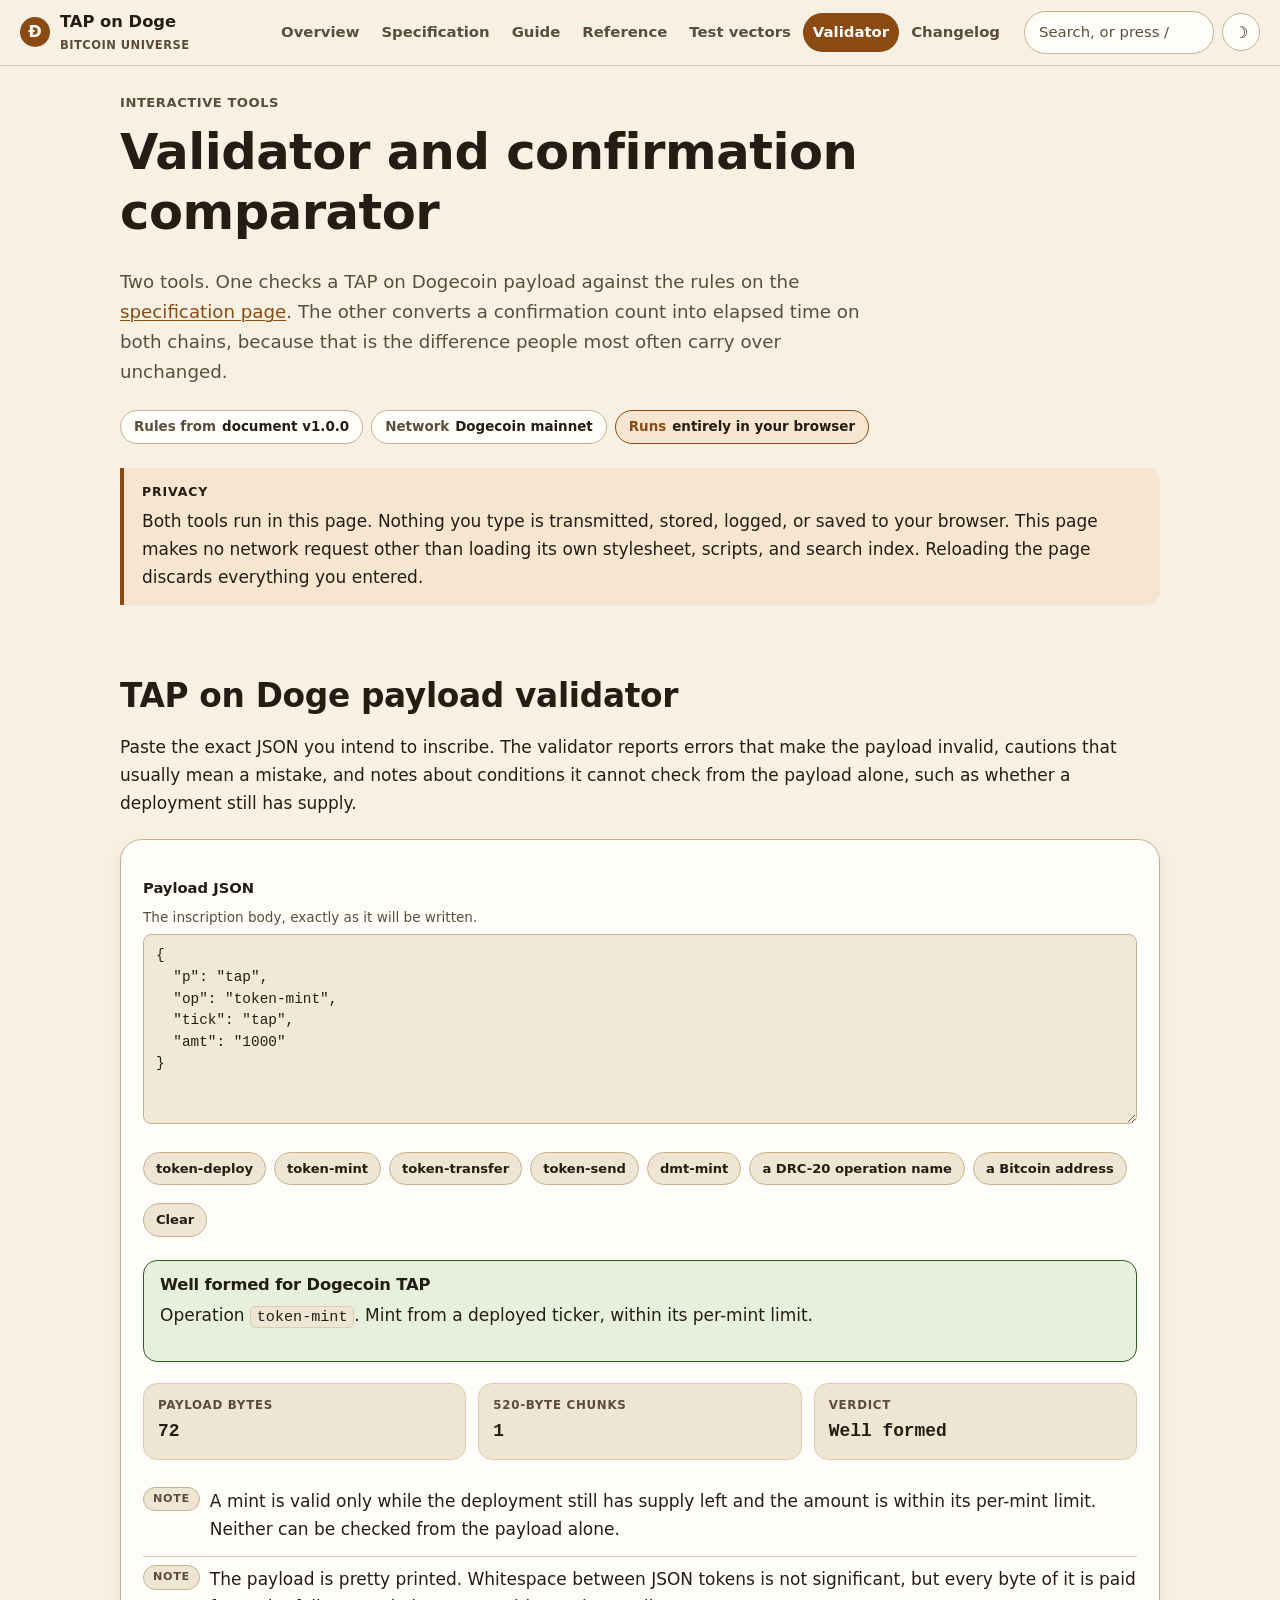
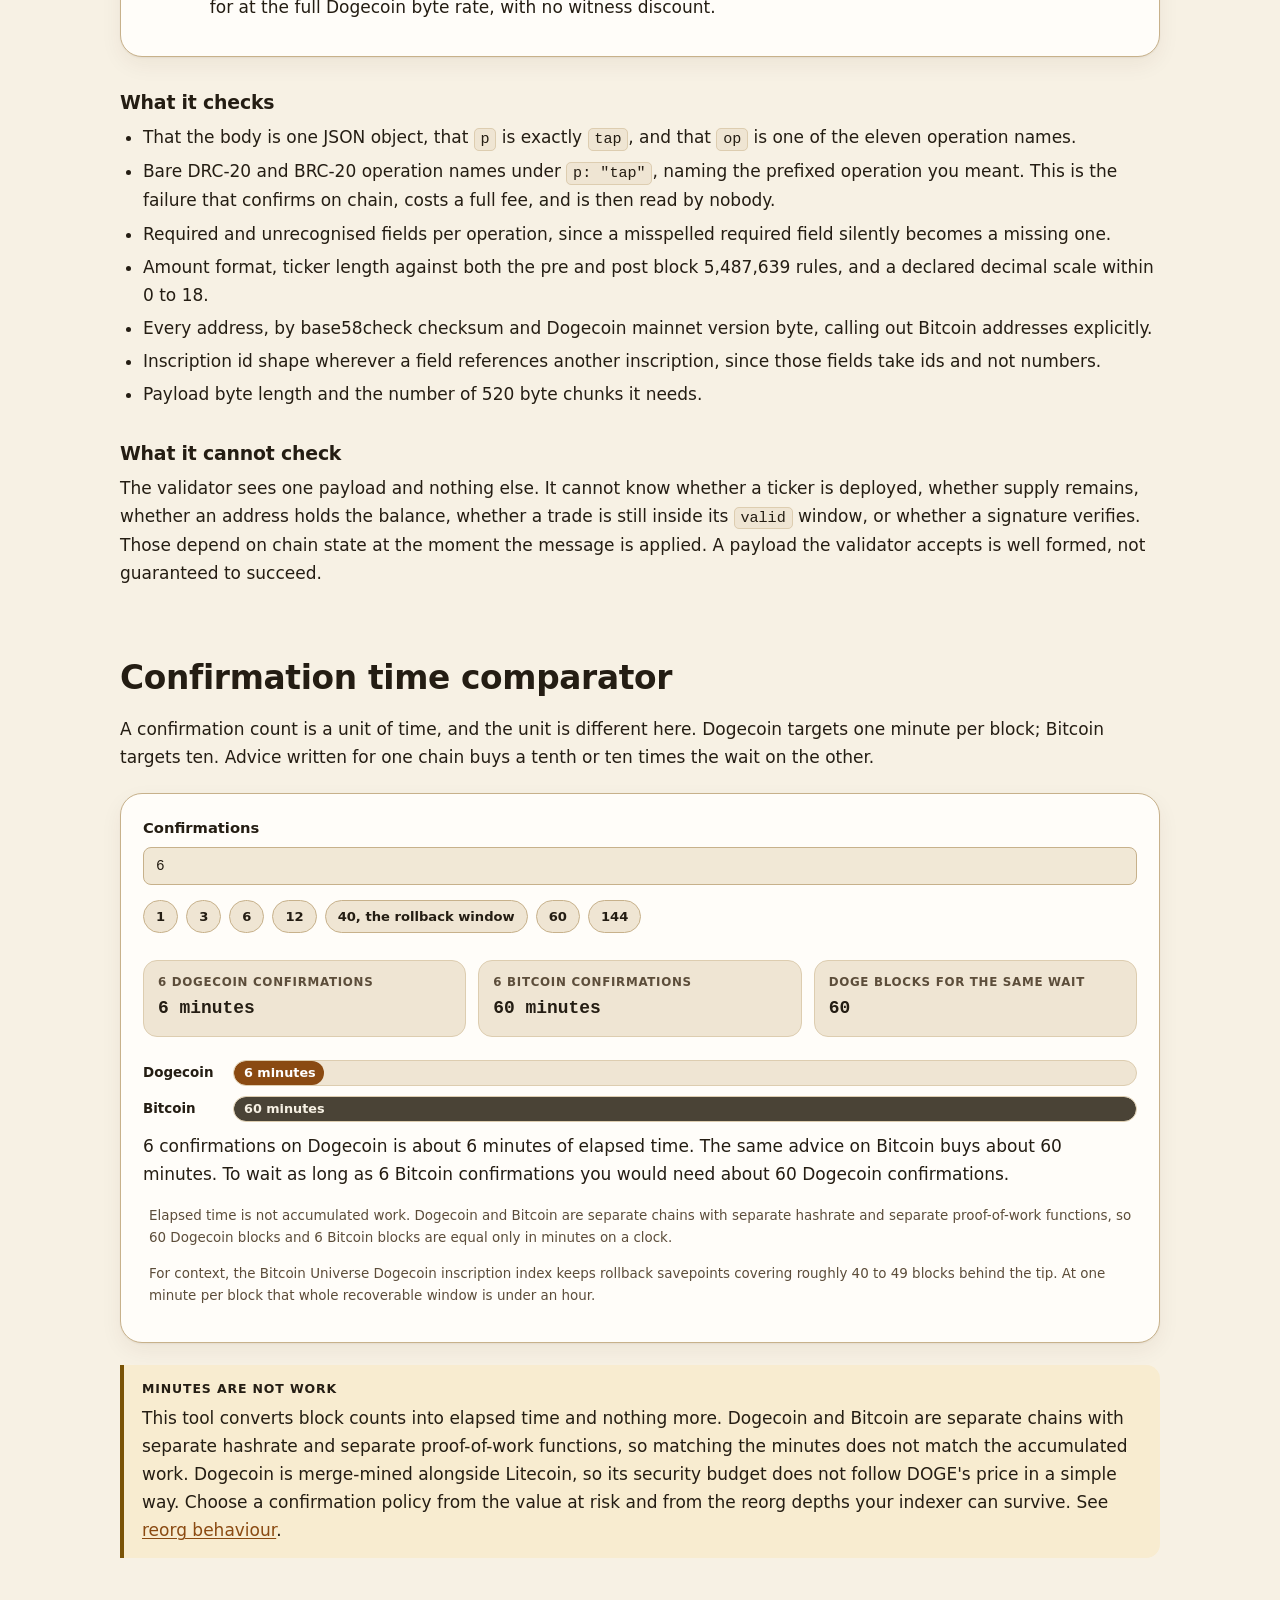
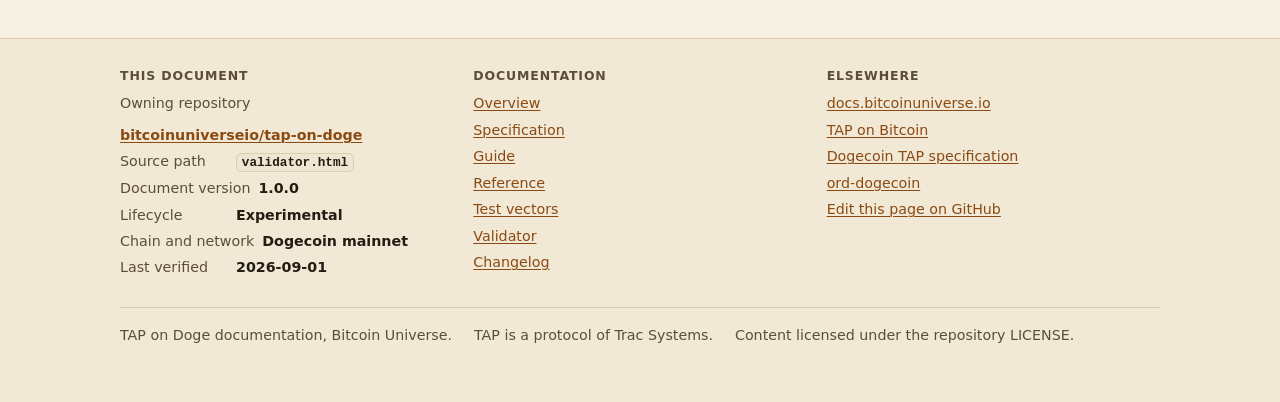
<file: validator.html>
<!doctype html>
<html lang="en">
<head>
<meta charset="utf-8">
<meta name="viewport" content="width=device-width,initial-scale=1">
<title>TAP on Doge validator and confirmation comparator</title>
<meta name="description" content="Check a TAP on Dogecoin payload in your browser, and convert any confirmation count into elapsed time on Dogecoin and Bitcoin. Client side only, nothing you paste is transmitted.">
<link rel="canonical" href="https://bitcoinuniverseio.github.io/tap-on-doge/validator.html">
<meta property="og:type" content="article">
<meta property="og:site_name" content="TAP on Doge documentation">
<meta property="og:title" content="TAP on Doge validator and confirmation comparator">
<meta property="og:description" content="A client-side TAP on Dogecoin payload validator, plus a comparator for what a confirmation count means on a one-minute chain.">
<meta property="og:url" content="https://bitcoinuniverseio.github.io/tap-on-doge/validator.html">
<meta property="og:image" content="https://bitcoinuniverseio.github.io/tap-on-doge/og.svg">
<meta name="twitter:card" content="summary_large_image">
<meta name="theme-color" content="#f7f1e4" media="(prefers-color-scheme: light)">
<meta name="theme-color" content="#17120d" media="(prefers-color-scheme: dark)">
<link rel="icon" href="favicon.svg" type="image/svg+xml">
<link rel="stylesheet" href="styles.css">
</head>
<body data-base="">
<a class="skip" href="#main">Skip to content</a>

<header class="site-head">
  <div class="wrap head-row">
    <a class="brand" href="index.html"><span class="mark" aria-hidden="true">Ð</span><span>TAP on Doge<small>Bitcoin Universe</small></span></a>
    <nav class="site-nav" aria-label="Documentation sections">
      <ul>
        <li><a href="index.html">Overview</a></li>
        <li><a href="spec.html">Specification</a></li>
        <li><a href="guide.html">Guide</a></li>
        <li><a href="reference.html">Reference</a></li>
        <li><a href="vectors.html">Test vectors</a></li>
        <li><a href="validator.html" aria-current="page">Validator</a></li>
        <li><a href="changelog.html">Changelog</a></li>
      </ul>
    </nav>
    <div class="head-tools">
      <div class="search">
        <label class="skip" for="q">Search this documentation</label>
        <input id="q" type="search" placeholder="Search, or press /" autocomplete="off" spellcheck="false">
        <div id="search-results" class="search-results" hidden role="region" aria-label="Search results" aria-live="polite"></div>
      </div>
      <button id="theme-toggle" class="theme-btn" type="button" hidden>☽</button>
    </div>
  </div>
</header>

<main id="main" class="page">
<div class="wrap">

<p class="crumb">Interactive tools</p>
<h1>Validator and confirmation comparator</h1>
<p class="lede">Two tools. One checks a TAP on Dogecoin payload against the rules on the <a href="spec.html">specification page</a>. The other converts a confirmation count into elapsed time on both chains, because that is the difference people most often carry over unchanged.</p>

<ul class="pillrow">
  <li class="pill">Rules from <b>document v1.0.0</b></li>
  <li class="pill">Network <b>Dogecoin mainnet</b></li>
  <li class="pill on">Runs <b>entirely in your browser</b></li>
</ul>

<div class="note">
  <b class="lbl">Privacy</b>
  <p>Both tools run in this page. Nothing you type is transmitted, stored, logged, or saved to your browser. This page makes no network request other than loading its own stylesheet, scripts, and search index. Reloading the page discards everything you entered.</p>
</div>

<h2 id="validator">TAP on Doge payload validator</h2>

<p>Paste the exact JSON you intend to inscribe. The validator reports errors that make the payload invalid, cautions that usually mean a mistake, and notes about conditions it cannot check from the payload alone, such as whether a deployment still has supply.</p>

<div class="tool">
  <div id="v-nojs" class="nojs">
    <p><b>This tool needs JavaScript.</b> With scripts disabled you can still check a payload by hand against the <a href="spec.html#operations">operation rules</a> and the <a href="vectors.html">test vectors</a>. The two things worth checking first are that <code>p</code> is exactly <code>tap</code>, and that the operation name is prefixed: <code>token-mint</code>, not <code>mint</code>.</p>
  </div>

  <form id="v-form" hidden onsubmit="return false;">
    <div class="field">
      <label for="payload">Payload JSON</label>
      <p class="hint">The inscription body, exactly as it will be written.</p>
      <textarea id="payload" spellcheck="false" autocomplete="off" aria-describedby="v-out">{
  "p": "tap",
  "op": "token-mint",
  "tick": "tap",
  "amt": "1000"
}</textarea>
    </div>
    <ul class="chiprow">
      <li><button class="chip" type="button" data-sample="deploy">token-deploy</button></li>
      <li><button class="chip" type="button" data-sample="mint">token-mint</button></li>
      <li><button class="chip" type="button" data-sample="transfer">token-transfer</button></li>
      <li><button class="chip" type="button" data-sample="send">token-send</button></li>
      <li><button class="chip" type="button" data-sample="dmt">dmt-mint</button></li>
      <li><button class="chip" type="button" data-sample="badop">a DRC-20 operation name</button></li>
      <li><button class="chip" type="button" data-sample="badaddr">a Bitcoin address</button></li>
      <li><button class="chip" type="button" id="v-clear">Clear</button></li>
    </ul>
    <div id="v-out" role="status" aria-live="polite"></div>
  </form>
</div>

<h3 id="checks">What it checks</h3>
<ul>
  <li>That the body is one JSON object, that <code>p</code> is exactly <code>tap</code>, and that <code>op</code> is one of the eleven operation names.</li>
  <li>Bare DRC-20 and BRC-20 operation names under <code>p: "tap"</code>, naming the prefixed operation you meant. This is the failure that confirms on chain, costs a full fee, and is then read by nobody.</li>
  <li>Required and unrecognised fields per operation, since a misspelled required field silently becomes a missing one.</li>
  <li>Amount format, ticker length against both the pre and post block 5,487,639 rules, and a declared decimal scale within 0 to 18.</li>
  <li>Every address, by base58check checksum and Dogecoin mainnet version byte, calling out Bitcoin addresses explicitly.</li>
  <li>Inscription id shape wherever a field references another inscription, since those fields take ids and not numbers.</li>
  <li>Payload byte length and the number of 520 byte chunks it needs.</li>
</ul>

<h3 id="cannot">What it cannot check</h3>
<p>The validator sees one payload and nothing else. It cannot know whether a ticker is deployed, whether supply remains, whether an address holds the balance, whether a trade is still inside its <code>valid</code> window, or whether a signature verifies. Those depend on chain state at the moment the message is applied. A payload the validator accepts is well formed, not guaranteed to succeed.</p>

<h2 id="comparator">Confirmation time comparator</h2>

<p>A confirmation count is a unit of time, and the unit is different here. Dogecoin targets one minute per block; Bitcoin targets ten. Advice written for one chain buys a tenth or ten times the wait on the other.</p>

<div class="tool">
  <div id="c-nojs" class="nojs">
    <p><b>This tool needs JavaScript.</b> The arithmetic is simple enough to do without it: on Dogecoin, confirmations are roughly minutes. On Bitcoin, multiply by ten. To wait as long as <em>n</em> Bitcoin confirmations you need about <em>10n</em> Dogecoin confirmations. The <a href="guide.html#confirmations">guide</a> has a table of common values.</p>
  </div>

  <form id="c-form" hidden onsubmit="return false;">
    <div class="row">
      <div class="field">
        <label for="confs">Confirmations</label>
        <input id="confs" type="number" min="1" max="10000" step="1" value="6" inputmode="numeric">
      </div>
    </div>
    <ul class="chiprow">
      <li><button class="chip" type="button" data-conf="1">1</button></li>
      <li><button class="chip" type="button" data-conf="3">3</button></li>
      <li><button class="chip" type="button" data-conf="6">6</button></li>
      <li><button class="chip" type="button" data-conf="12">12</button></li>
      <li><button class="chip" type="button" data-conf="40">40, the rollback window</button></li>
      <li><button class="chip" type="button" data-conf="60">60</button></li>
      <li><button class="chip" type="button" data-conf="144">144</button></li>
    </ul>
    <div id="c-out" role="status" aria-live="polite"></div>
  </form>
</div>

<div class="note warn">
  <b class="lbl">Minutes are not work</b>
  <p>This tool converts block counts into elapsed time and nothing more. Dogecoin and Bitcoin are separate chains with separate hashrate and separate proof-of-work functions, so matching the minutes does not match the accumulated work. Dogecoin is merge-mined alongside Litecoin, so its security budget does not follow DOGE's price in a simple way. Choose a confirmation policy from the value at risk and from the reorg depths your indexer can survive. See <a href="reference.html#reorg">reorg behaviour</a>.</p>
</div>

</div>
</main>

<footer class="site-foot">
  <div class="wrap">
    <div class="foot-grid">
      <section>
        <h2>This document</h2>
        <dl class="meta-list">
          <div><dt>Owning repository</dt><dd><a href="https://github.com/bitcoinuniverseio/tap-on-doge">bitcoinuniverseio/tap-on-doge</a></dd></div>
          <div><dt>Source path</dt><dd><code>validator.html</code></dd></div>
          <div><dt>Document version</dt><dd>1.0.0</dd></div>
          <div><dt>Lifecycle</dt><dd>Experimental</dd></div>
          <div><dt>Chain and network</dt><dd>Dogecoin mainnet</dd></div>
          <div><dt>Last verified</dt><dd><time datetime="2026-09-01">2026-09-01</time></dd></div>
        </dl>
      </section>
      <section>
        <h2>Documentation</h2>
        <ul>
          <li><a href="index.html">Overview</a></li>
          <li><a href="spec.html">Specification</a></li>
          <li><a href="guide.html">Guide</a></li>
          <li><a href="reference.html">Reference</a></li>
          <li><a href="vectors.html">Test vectors</a></li>
          <li><a href="validator.html">Validator</a></li>
          <li><a href="changelog.html">Changelog</a></li>
        </ul>
      </section>
      <section>
        <h2>Elsewhere</h2>
        <ul>
          <li><a href="https://docs.bitcoinuniverse.io">docs.bitcoinuniverse.io</a></li>
          <li><a href="https://bitcoinuniverseio.github.io/tap/">TAP on Bitcoin</a></li>
          <li><a href="https://github.com/Trac-Systems/doge-tap-protocol-specs">Dogecoin TAP specification</a></li>
          <li><a href="https://github.com/Trac-Systems/ord-dogecoin">ord-dogecoin</a></li>
          <li><a href="https://github.com/bitcoinuniverseio/tap-on-doge/edit/main/validator.html">Edit this page on GitHub</a></li>
        </ul>
      </section>
    </div>
    <p class="foot-bottom"><span>TAP on Doge documentation, Bitcoin Universe.</span> <span>TAP is a protocol of Trac Systems.</span> <span>Content licensed under the repository LICENSE.</span></p>
  </div>
</footer>

<script src="site.js" defer></script>
<script src="validator.js" defer></script>
</body>
</html>
</file>
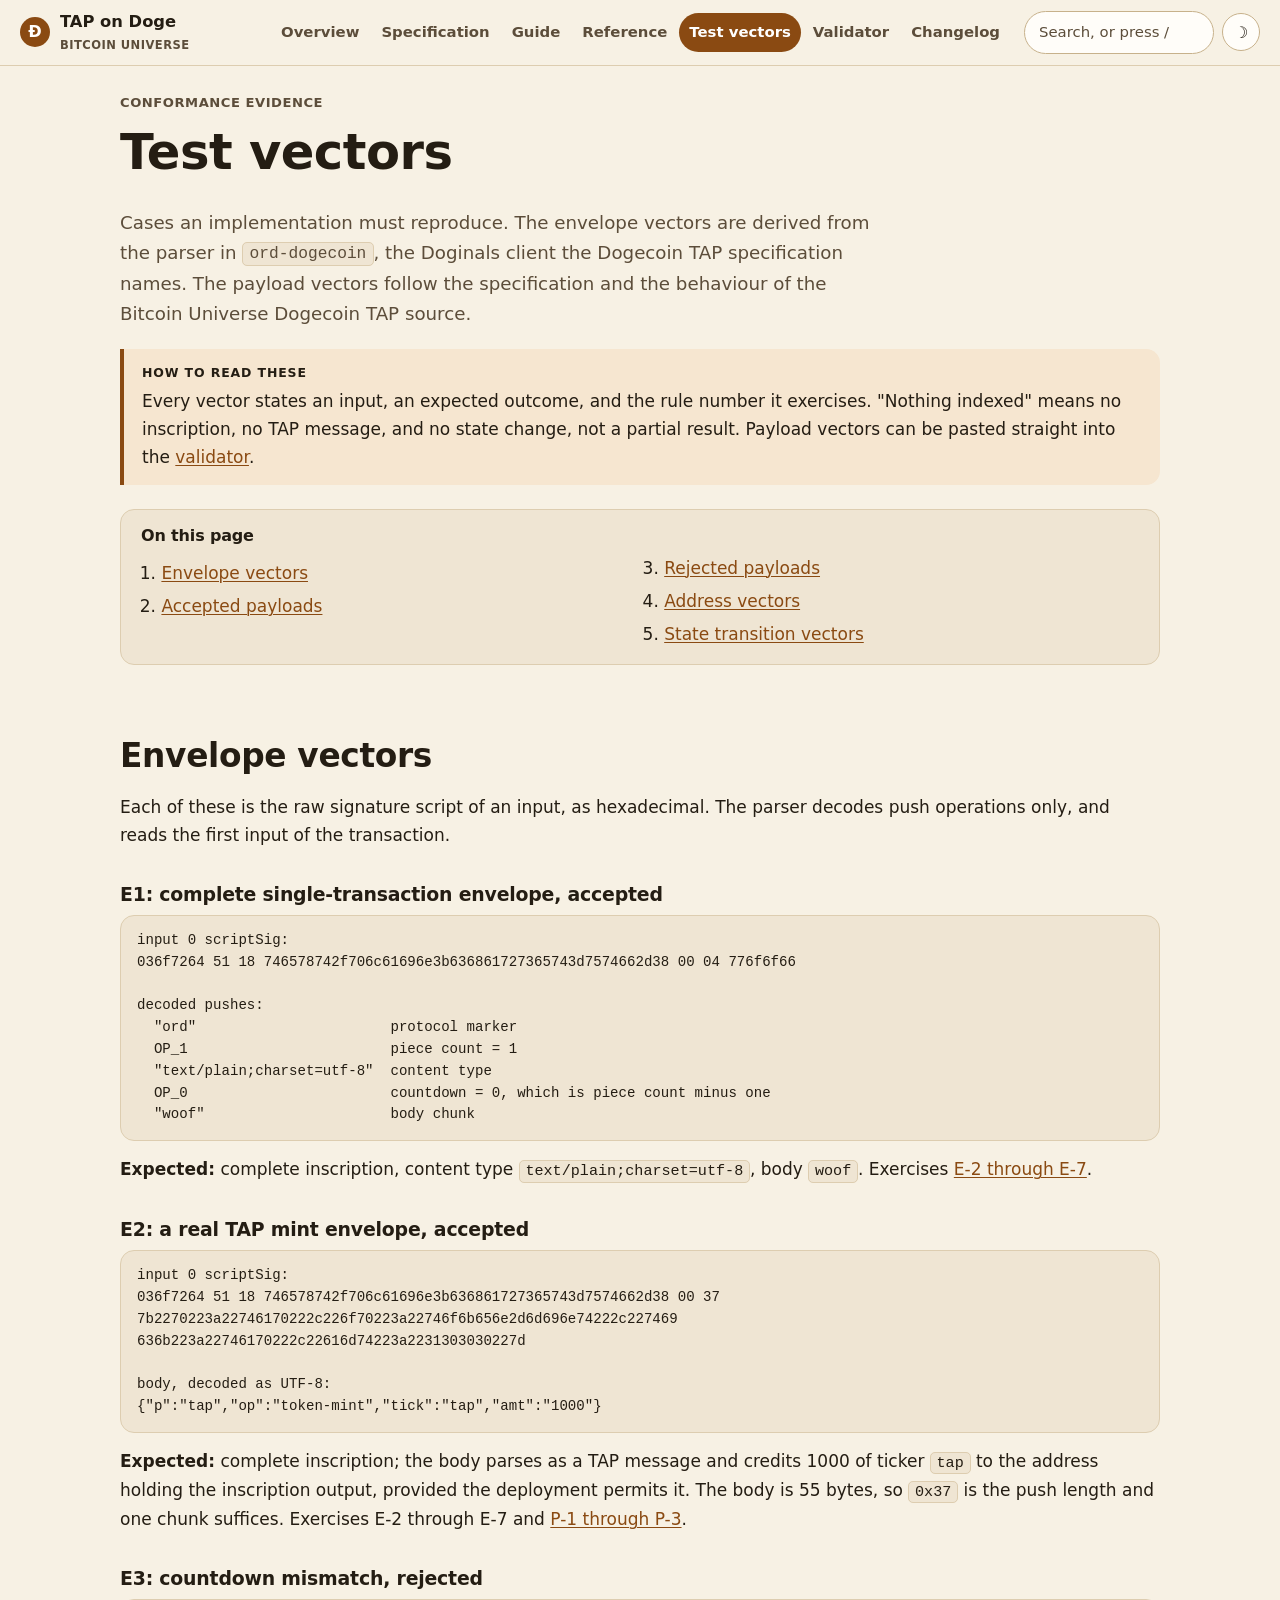
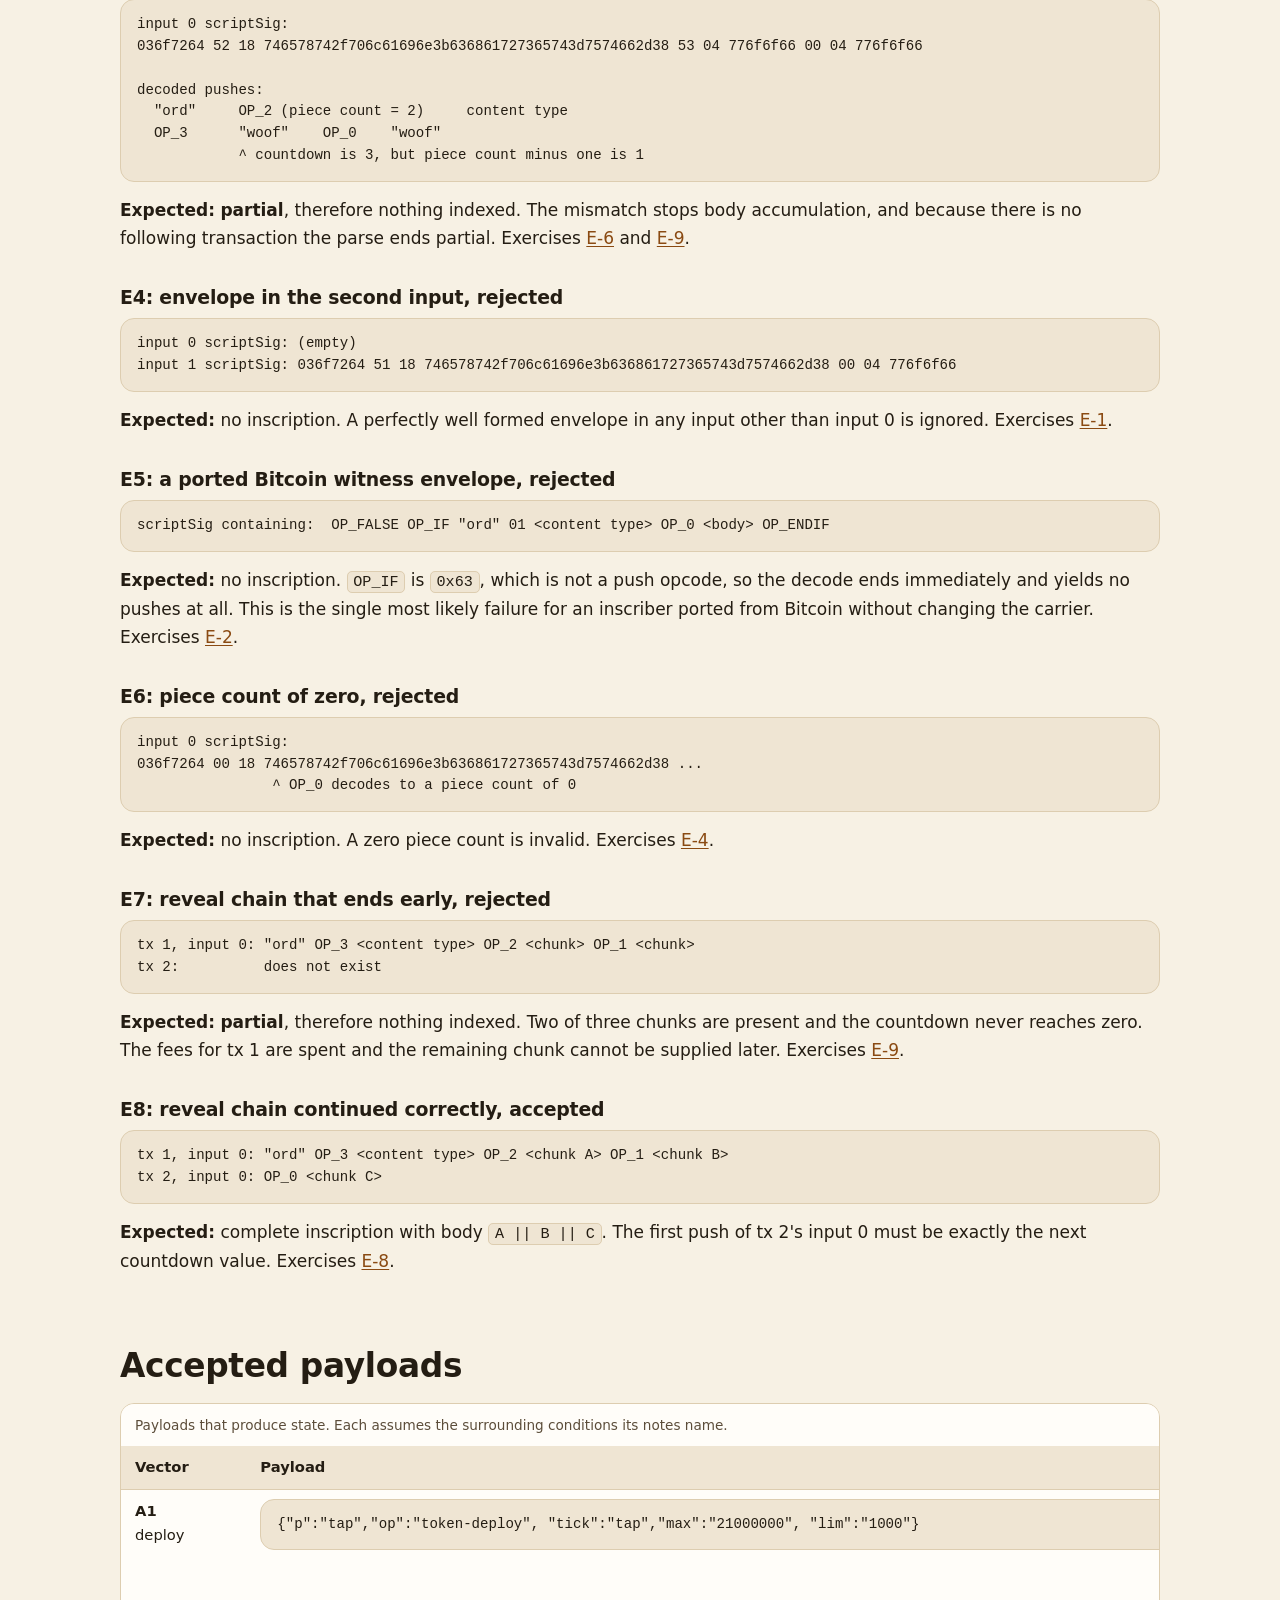
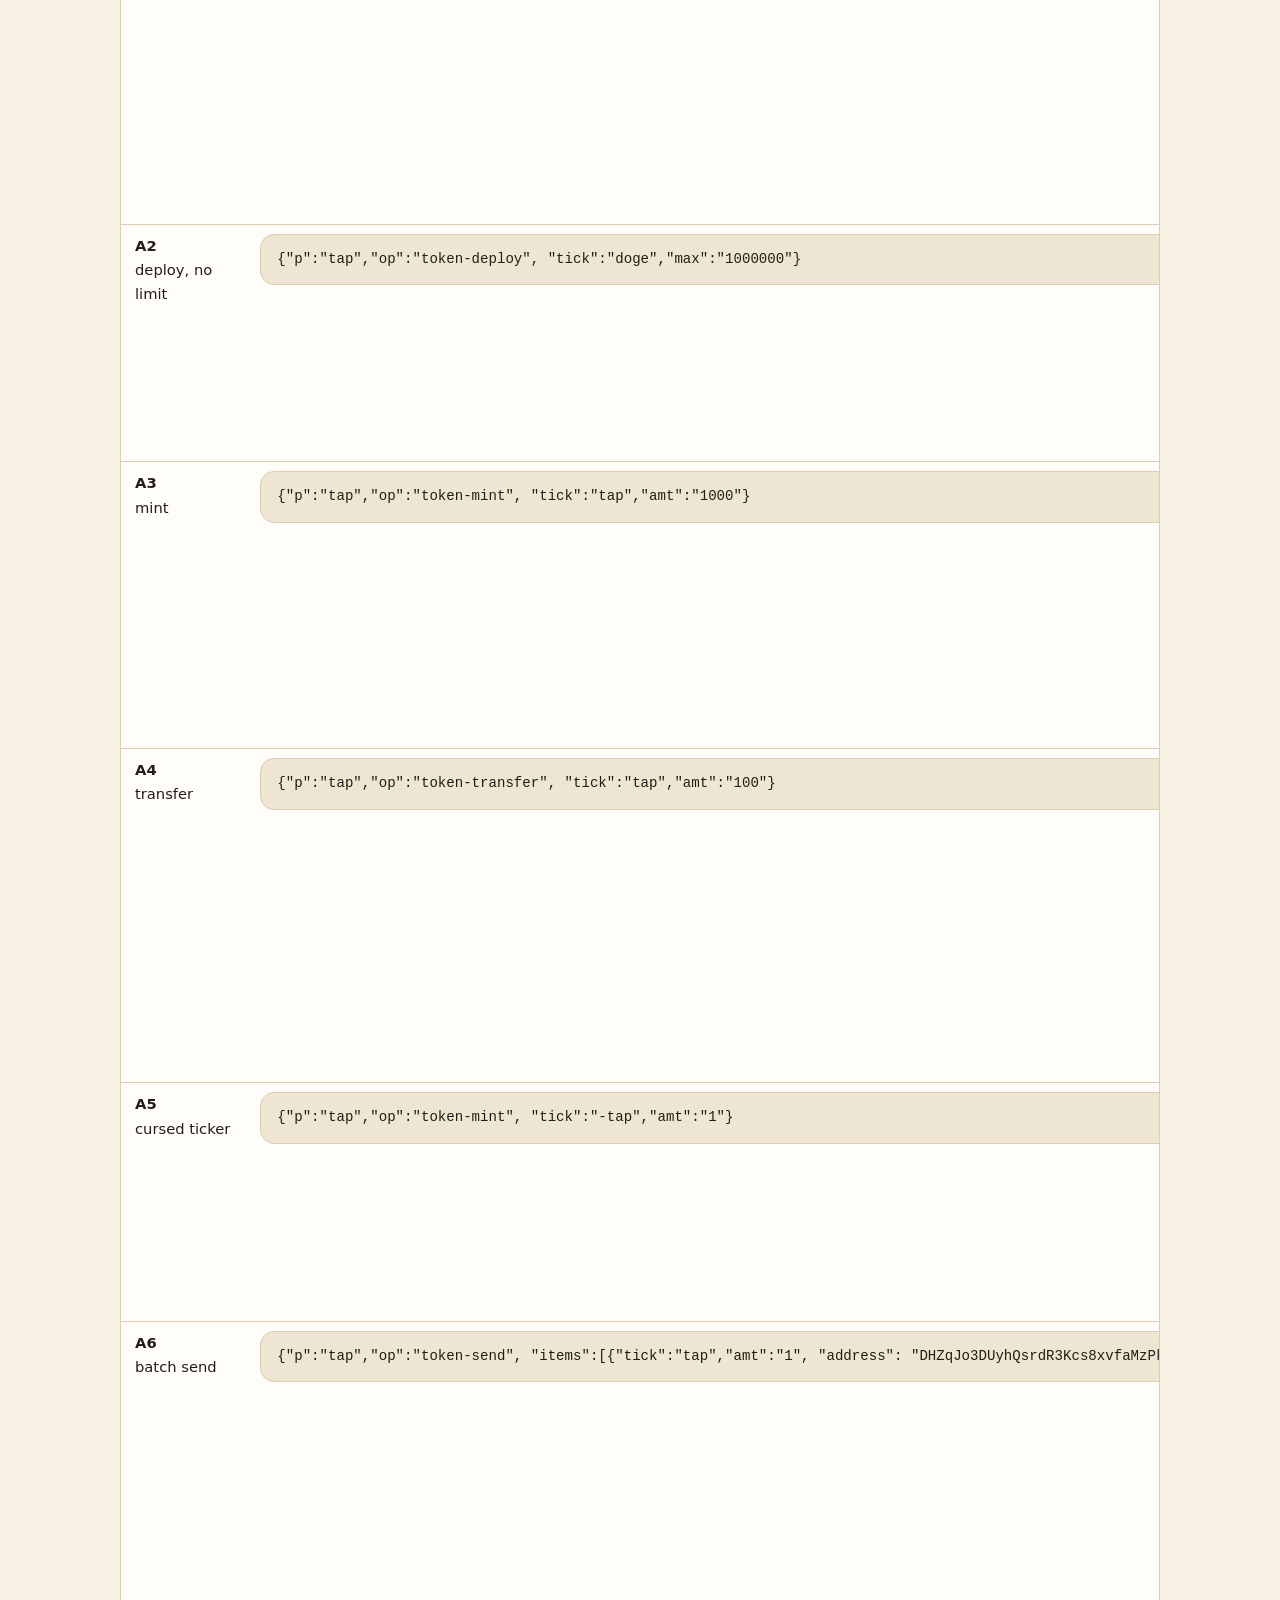
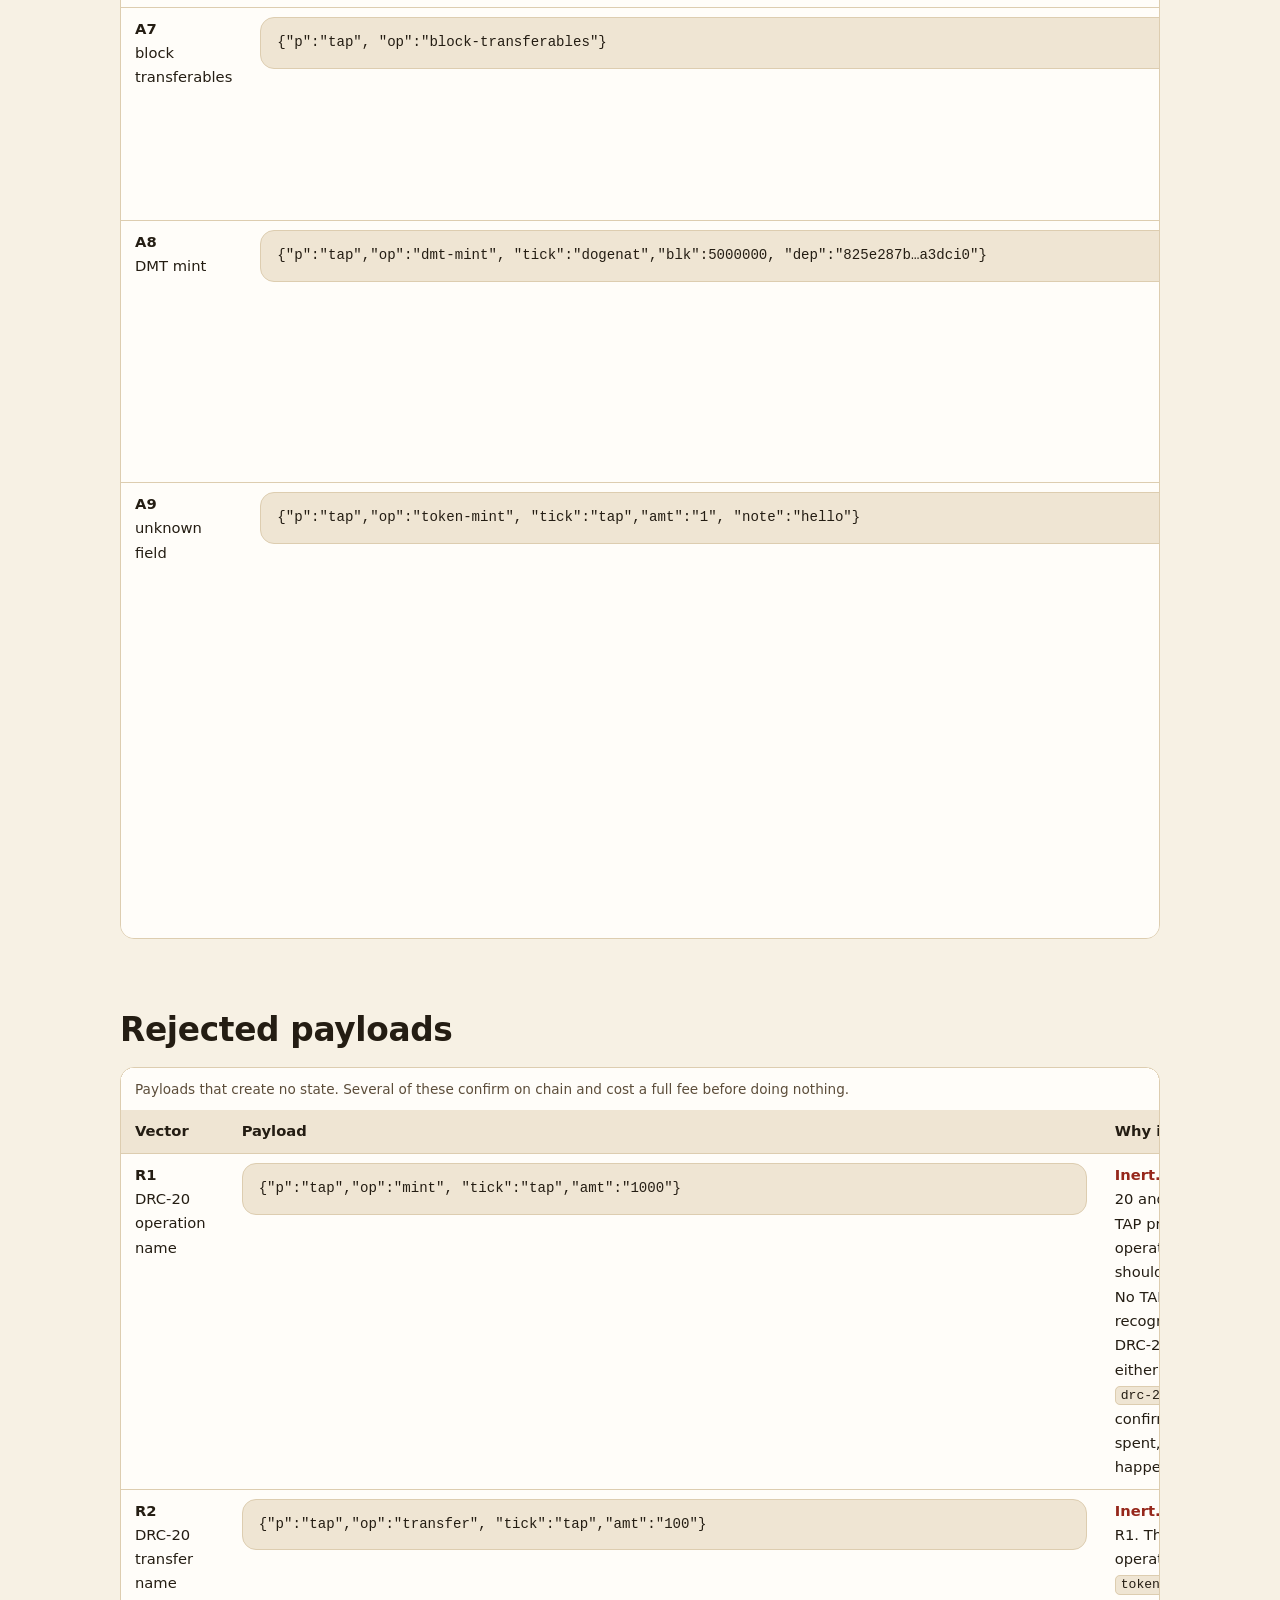
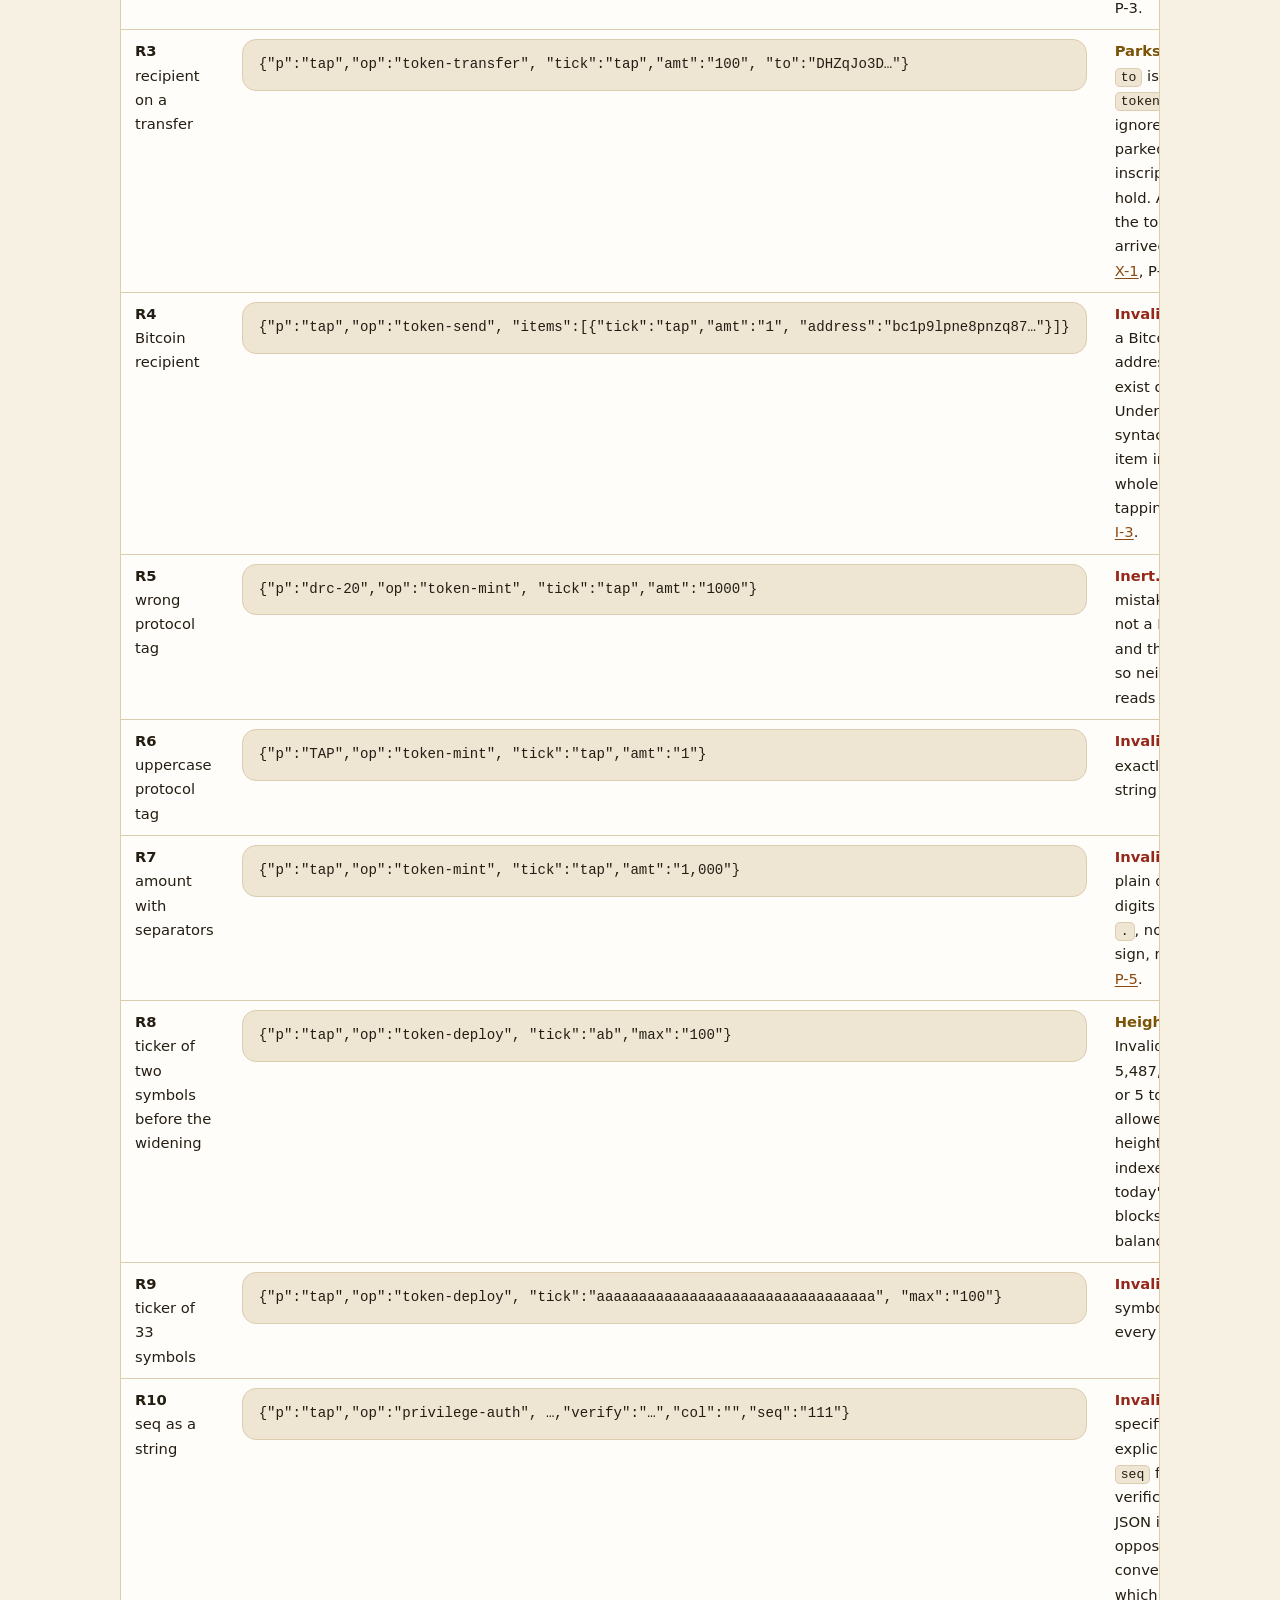
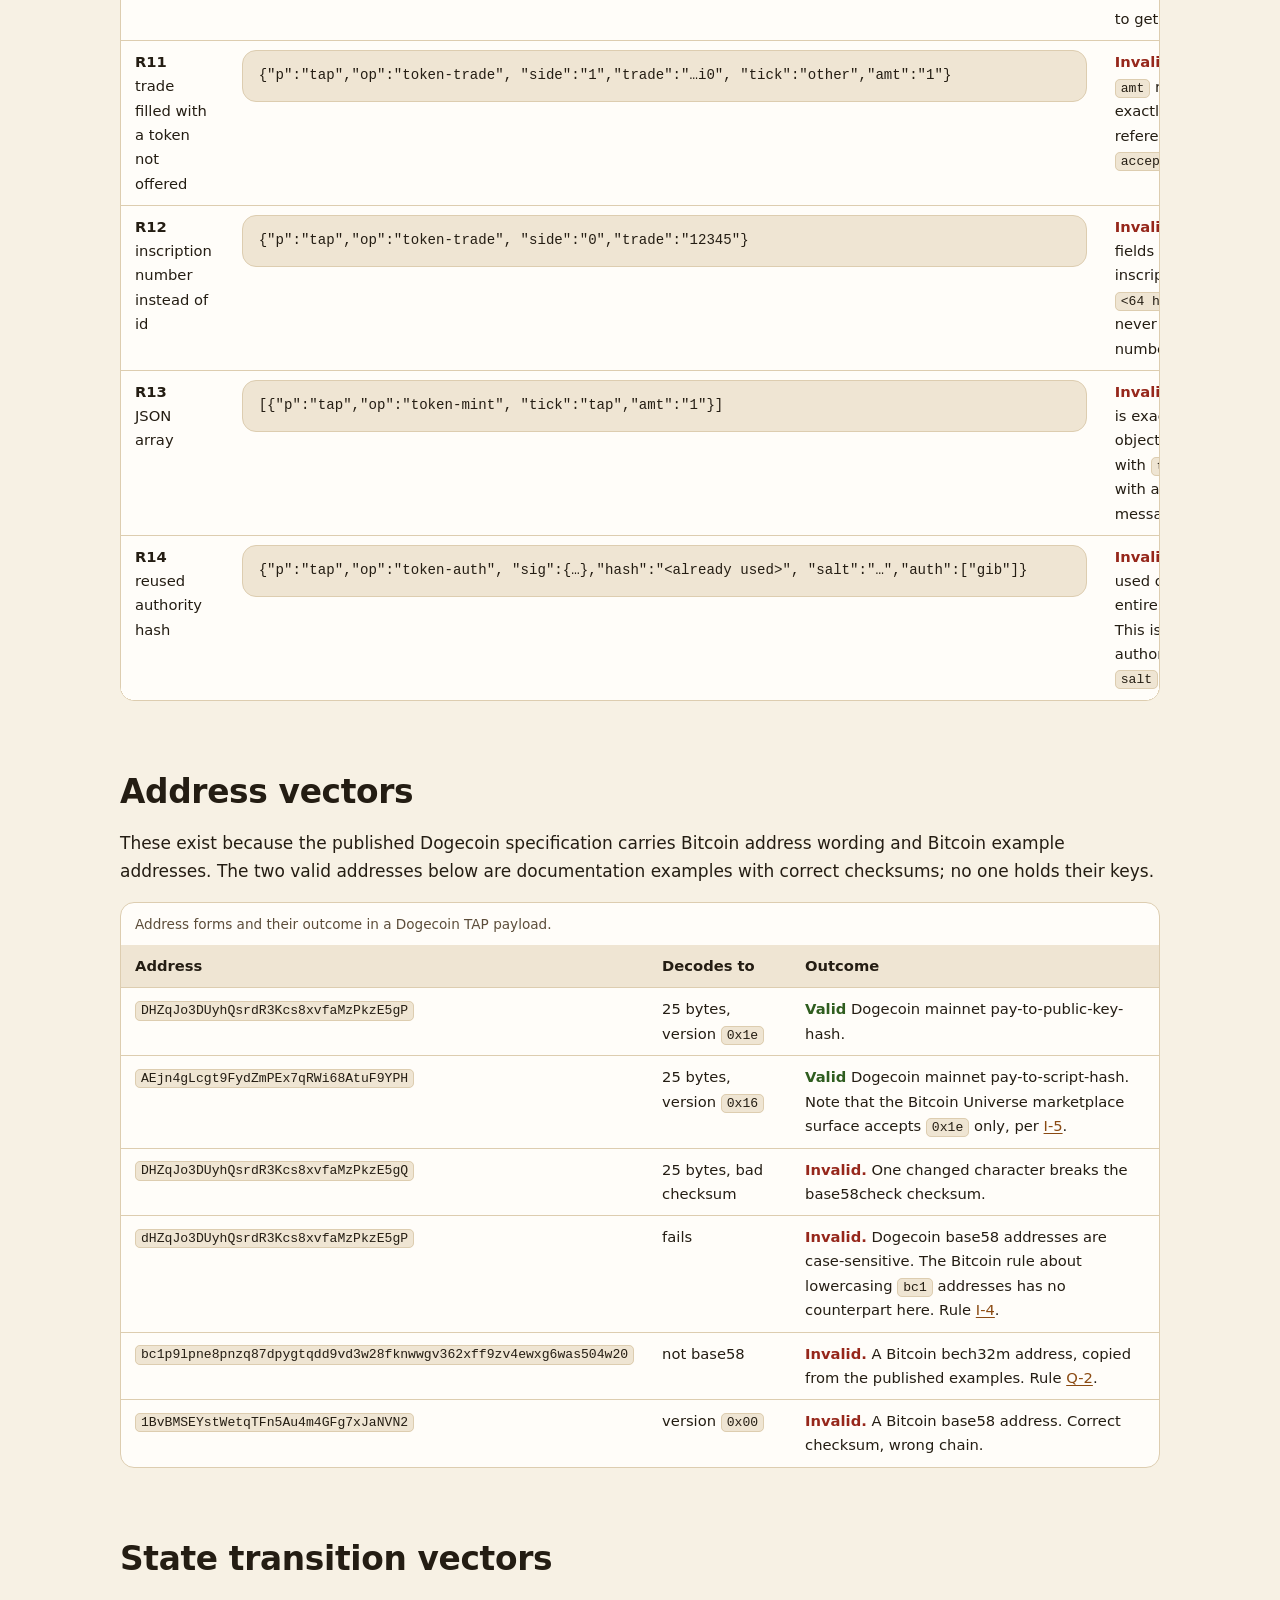
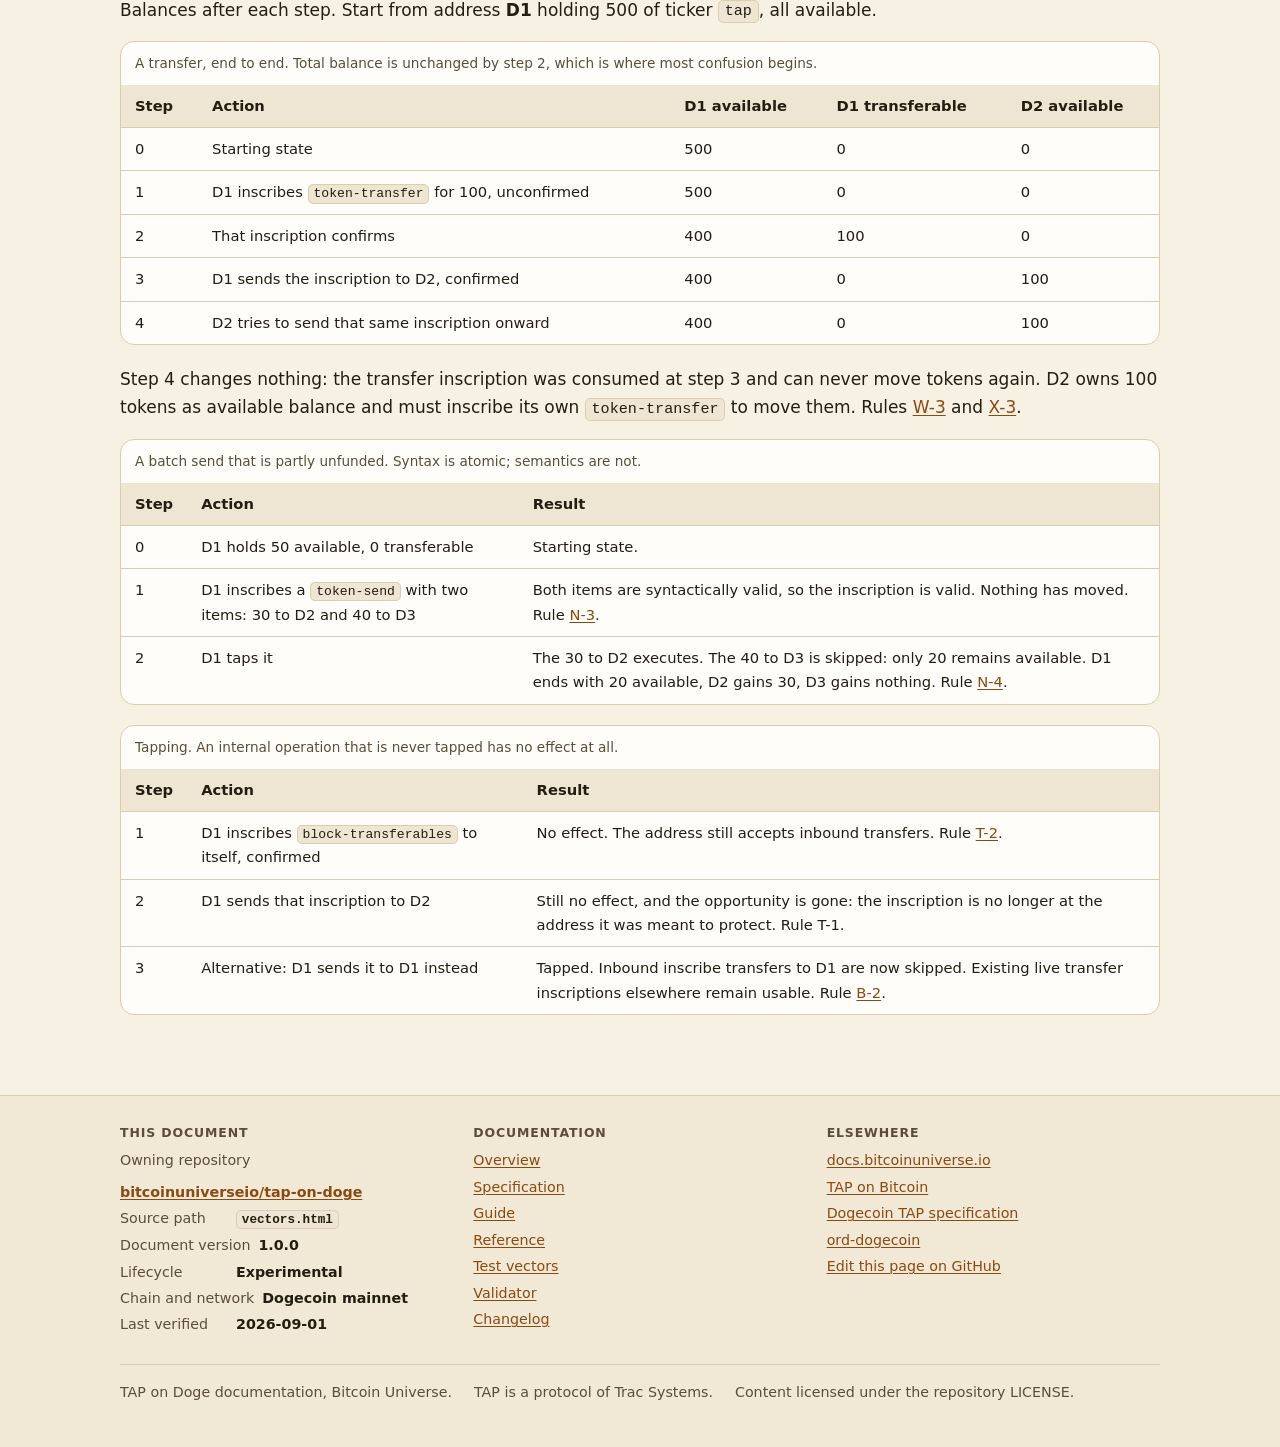
<file: vectors.html>
<!doctype html>
<html lang="en">
<head>
<meta charset="utf-8">
<meta name="viewport" content="width=device-width,initial-scale=1">
<title>TAP on Doge test vectors</title>
<meta name="description" content="Accepted and rejected envelope and payload vectors for TAP on Dogecoin mainnet, each with the exact reason and the rule it exercises, derived from the Doginals parser and the Dogecoin TAP specification.">
<link rel="canonical" href="https://bitcoinuniverseio.github.io/tap-on-doge/vectors.html">
<meta property="og:type" content="article">
<meta property="og:site_name" content="TAP on Doge documentation">
<meta property="og:title" content="TAP on Doge test vectors">
<meta property="og:description" content="Accepted and rejected envelope and payload vectors with expected outcomes, for implementers of TAP on Dogecoin.">
<meta property="og:url" content="https://bitcoinuniverseio.github.io/tap-on-doge/vectors.html">
<meta property="og:image" content="https://bitcoinuniverseio.github.io/tap-on-doge/og.svg">
<meta name="twitter:card" content="summary_large_image">
<meta name="theme-color" content="#f7f1e4" media="(prefers-color-scheme: light)">
<meta name="theme-color" content="#17120d" media="(prefers-color-scheme: dark)">
<link rel="icon" href="favicon.svg" type="image/svg+xml">
<link rel="stylesheet" href="styles.css">
</head>
<body data-base="">
<a class="skip" href="#main">Skip to content</a>

<header class="site-head">
  <div class="wrap head-row">
    <a class="brand" href="index.html"><span class="mark" aria-hidden="true">Ð</span><span>TAP on Doge<small>Bitcoin Universe</small></span></a>
    <nav class="site-nav" aria-label="Documentation sections">
      <ul>
        <li><a href="index.html">Overview</a></li>
        <li><a href="spec.html">Specification</a></li>
        <li><a href="guide.html">Guide</a></li>
        <li><a href="reference.html">Reference</a></li>
        <li><a href="vectors.html" aria-current="page">Test vectors</a></li>
        <li><a href="validator.html">Validator</a></li>
        <li><a href="changelog.html">Changelog</a></li>
      </ul>
    </nav>
    <div class="head-tools">
      <div class="search">
        <label class="skip" for="q">Search this documentation</label>
        <input id="q" type="search" placeholder="Search, or press /" autocomplete="off" spellcheck="false">
        <div id="search-results" class="search-results" hidden role="region" aria-label="Search results" aria-live="polite"></div>
      </div>
      <button id="theme-toggle" class="theme-btn" type="button" hidden>☽</button>
    </div>
  </div>
</header>

<main id="main" class="page">
<div class="wrap">

<p class="crumb">Conformance evidence</p>
<h1>Test vectors</h1>
<p class="lede">Cases an implementation must reproduce. The envelope vectors are derived from the parser in <code>ord-dogecoin</code>, the Doginals client the Dogecoin TAP specification names. The payload vectors follow the specification and the behaviour of the Bitcoin Universe Dogecoin TAP source.</p>

<div class="note">
  <b class="lbl">How to read these</b>
  <p>Every vector states an input, an expected outcome, and the rule number it exercises. "Nothing indexed" means no inscription, no TAP message, and no state change, not a partial result. Payload vectors can be pasted straight into the <a href="validator.html">validator</a>.</p>
</div>

<nav class="toc" aria-labelledby="toch">
  <h2 id="toch">On this page</h2>
  <ol>
    <li><a href="#envelope">Envelope vectors</a></li>
    <li><a href="#accepted">Accepted payloads</a></li>
    <li><a href="#rejected">Rejected payloads</a></li>
    <li><a href="#addresses">Address vectors</a></li>
    <li><a href="#state">State transition vectors</a></li>
  </ol>
</nav>

<h2 id="envelope">Envelope vectors</h2>

<p>Each of these is the raw signature script of an input, as hexadecimal. The parser decodes push operations only, and reads the first input of the transaction.</p>

<h3 id="v-e1">E1: complete single-transaction envelope, accepted</h3>
<pre><code>input 0 scriptSig:
036f7264 51 18 746578742f706c61696e3b636861727365743d7574662d38 00 04 776f6f66

decoded pushes:
  "ord"                       protocol marker
  OP_1                        piece count = 1
  "text/plain;charset=utf-8"  content type
  OP_0                        countdown = 0, which is piece count minus one
  "woof"                      body chunk</code></pre>
<p><b>Expected:</b> complete inscription, content type <code>text/plain;charset=utf-8</code>, body <code>woof</code>. Exercises <a href="spec.html#envelope">E-2 through E-7</a>.</p>

<h3 id="v-e2">E2: a real TAP mint envelope, accepted</h3>
<pre><code>input 0 scriptSig:
036f7264 51 18 746578742f706c61696e3b636861727365743d7574662d38 00 37
7b2270223a22746170222c226f70223a22746f6b656e2d6d696e74222c227469
636b223a22746170222c22616d74223a2231303030227d

body, decoded as UTF-8:
{"p":"tap","op":"token-mint","tick":"tap","amt":"1000"}</code></pre>
<p><b>Expected:</b> complete inscription; the body parses as a TAP message and credits 1000 of ticker <code>tap</code> to the address holding the inscription output, provided the deployment permits it. The body is 55 bytes, so <code>0x37</code> is the push length and one chunk suffices. Exercises E-2 through E-7 and <a href="spec.html#payload">P-1 through P-3</a>.</p>

<h3 id="v-e3">E3: countdown mismatch, rejected</h3>
<pre><code>input 0 scriptSig:
036f7264 52 18 746578742f706c61696e3b636861727365743d7574662d38 53 04 776f6f66 00 04 776f6f66

decoded pushes:
  "ord"     OP_2 (piece count = 2)     content type
  OP_3      "woof"    OP_0    "woof"
            ^ countdown is 3, but piece count minus one is 1</code></pre>
<p><b>Expected:</b> <b>partial</b>, therefore nothing indexed. The mismatch stops body accumulation, and because there is no following transaction the parse ends partial. Exercises <a href="spec.html#envelope">E-6</a> and <a href="spec.html#envelope">E-9</a>.</p>

<h3 id="v-e4">E4: envelope in the second input, rejected</h3>
<pre><code>input 0 scriptSig: (empty)
input 1 scriptSig: 036f7264 51 18 746578742f706c61696e3b636861727365743d7574662d38 00 04 776f6f66</code></pre>
<p><b>Expected:</b> no inscription. A perfectly well formed envelope in any input other than input 0 is ignored. Exercises <a href="spec.html#envelope">E-1</a>.</p>

<h3 id="v-e5">E5: a ported Bitcoin witness envelope, rejected</h3>
<pre><code>scriptSig containing:  OP_FALSE OP_IF "ord" 01 &lt;content type&gt; OP_0 &lt;body&gt; OP_ENDIF</code></pre>
<p><b>Expected:</b> no inscription. <code>OP_IF</code> is <code>0x63</code>, which is not a push opcode, so the decode ends immediately and yields no pushes at all. This is the single most likely failure for an inscriber ported from Bitcoin without changing the carrier. Exercises <a href="spec.html#envelope">E-2</a>.</p>

<h3 id="v-e6">E6: piece count of zero, rejected</h3>
<pre><code>input 0 scriptSig:
036f7264 00 18 746578742f706c61696e3b636861727365743d7574662d38 ...
                ^ OP_0 decodes to a piece count of 0</code></pre>
<p><b>Expected:</b> no inscription. A zero piece count is invalid. Exercises <a href="spec.html#envelope">E-4</a>.</p>

<h3 id="v-e7">E7: reveal chain that ends early, rejected</h3>
<pre><code>tx 1, input 0: "ord" OP_3 &lt;content type&gt; OP_2 &lt;chunk&gt; OP_1 &lt;chunk&gt;
tx 2:          does not exist</code></pre>
<p><b>Expected:</b> <b>partial</b>, therefore nothing indexed. Two of three chunks are present and the countdown never reaches zero. The fees for tx 1 are spent and the remaining chunk cannot be supplied later. Exercises <a href="spec.html#envelope">E-9</a>.</p>

<h3 id="v-e8">E8: reveal chain continued correctly, accepted</h3>
<pre><code>tx 1, input 0: "ord" OP_3 &lt;content type&gt; OP_2 &lt;chunk A&gt; OP_1 &lt;chunk B&gt;
tx 2, input 0: OP_0 &lt;chunk C&gt;</code></pre>
<p><b>Expected:</b> complete inscription with body <code>A || B || C</code>. The first push of tx 2's input 0 must be exactly the next countdown value. Exercises <a href="spec.html#envelope">E-8</a>.</p>

<h2 id="accepted">Accepted payloads</h2>

<div class="scroll-x">
<table>
  <caption>Payloads that produce state. Each assumes the surrounding conditions its notes name.</caption>
  <thead><tr><th>Vector</th><th>Payload</th><th>Outcome</th></tr></thead>
  <tbody>
    <tr>
      <td><b>A1</b><br>deploy</td>
      <td><pre><code>{"p":"tap","op":"token-deploy",
 "tick":"tap","max":"21000000",
 "lim":"1000"}</code></pre></td>
      <td>Creates ticker <code>tap</code> with maximum supply 21000000 and a per-mint limit of 1000, if the ticker is not already deployed. Rule <a href="spec.html#op-deploy">D-1</a>.</td>
    </tr>
    <tr>
      <td><b>A2</b><br>deploy, no limit</td>
      <td><pre><code>{"p":"tap","op":"token-deploy",
 "tick":"doge","max":"1000000"}</code></pre></td>
      <td>Valid. Without <code>lim</code>, the whole supply may be minted in a single mint. Rule D-1.</td>
    </tr>
    <tr>
      <td><b>A3</b><br>mint</td>
      <td><pre><code>{"p":"tap","op":"token-mint",
 "tick":"tap","amt":"1000"}</code></pre></td>
      <td>Credits 1000 to the address holding the inscription, if supply remains and 1000 is within <code>lim</code>. Rules <a href="spec.html#op-mint">M-1 to M-3</a>.</td>
    </tr>
    <tr>
      <td><b>A4</b><br>transfer</td>
      <td><pre><code>{"p":"tap","op":"token-transfer",
 "tick":"tap","amt":"100"}</code></pre></td>
      <td>Moves 100 from available to transferable and creates a live transfer inscription. No recipient is named or needed. Rules <a href="spec.html#op-transfer">X-1, X-2</a>.</td>
    </tr>
    <tr>
      <td><b>A5</b><br>cursed ticker</td>
      <td><pre><code>{"p":"tap","op":"token-mint",
 "tick":"-tap","amt":"1"}</code></pre></td>
      <td>Valid. <code>-tap</code> is a distinct ticker from <code>tap</code>, reached through a cursed inscription. Rule <a href="spec.html#payload">P-6</a>.</td>
    </tr>
    <tr>
      <td><b>A6</b><br>batch send</td>
      <td><pre><code>{"p":"tap","op":"token-send",
 "items":[{"tick":"tap","amt":"1",
 "address":
 "DHZqJo3DUyhQsrdR3Kcs8xvfaMzPkzE5gP"}]}</code></pre></td>
      <td>Syntactically valid. It moves nothing until it is inscribed to the sender's own address and tapped. Rules <a href="spec.html#op-send">N-1 to N-5</a>.</td>
    </tr>
    <tr>
      <td><b>A7</b><br>block transferables</td>
      <td><pre><code>{"p":"tap",
 "op":"block-transferables"}</code></pre></td>
      <td>Valid with no other fields. Takes effect only once tapped. Rules <a href="spec.html#op-block">B-1, B-2</a>.</td>
    </tr>
    <tr>
      <td><b>A8</b><br>DMT mint</td>
      <td><pre><code>{"p":"tap","op":"dmt-mint",
 "tick":"dogenat","blk":5000000,
 "dep":"825e287b…a3dci0"}</code></pre></td>
      <td>Valid. <code>blk</code> is a JSON integer, which is required from block 5,497,100 onward. Rules <a href="spec.html#op-dmt">G-3, G-4</a>.</td>
    </tr>
    <tr>
      <td><b>A9</b><br>unknown field</td>
      <td><pre><code>{"p":"tap","op":"token-mint",
 "tick":"tap","amt":"1",
 "note":"hello"}</code></pre></td>
      <td>Valid. Unknown fields are ignored, never fatal and never meaningful. The validator raises a caution because an unknown field is often a misspelled required one. Rule <a href="spec.html#payload">P-4</a>.</td>
    </tr>
  </tbody>
</table>
</div>

<h2 id="rejected">Rejected payloads</h2>

<div class="scroll-x">
<table>
  <caption>Payloads that create no state. Several of these confirm on chain and cost a full fee before doing nothing.</caption>
  <thead><tr><th>Vector</th><th>Payload</th><th>Why it is rejected</th></tr></thead>
  <tbody>
    <tr>
      <td><b>R1</b><br>DRC-20 operation name</td>
      <td><pre><code>{"p":"tap","op":"mint",
 "tick":"tap","amt":"1000"}</code></pre></td>
      <td><span class="no">Inert.</span> <code>mint</code> is the DRC-20 and BRC-20 spelling. TAP prefixes its token operations, so this should be <code>token-mint</code>. No TAP indexer recognises it, and no DRC-20 indexer claims it either because <code>p</code> is not <code>drc-20</code>. The inscription confirms, the fee is spent, and nothing else happens. Rule <a href="spec.html#payload">P-3</a>.</td>
    </tr>
    <tr>
      <td><b>R2</b><br>DRC-20 transfer name</td>
      <td><pre><code>{"p":"tap","op":"transfer",
 "tick":"tap","amt":"100"}</code></pre></td>
      <td><span class="no">Inert.</span> Same failure as R1. The correct operation is <code>token-transfer</code>. Rule P-3.</td>
    </tr>
    <tr>
      <td><b>R3</b><br>recipient on a transfer</td>
      <td><pre><code>{"p":"tap","op":"token-transfer",
 "tick":"tap","amt":"100",
 "to":"DHZqJo3D…"}</code></pre></td>
      <td><span class="part">Parks, does not send.</span> <code>to</code> is not a field of <code>token-transfer</code> and is ignored. The amount is parked as a transfer inscription that you still hold. Anyone expecting the tokens to have arrived is wrong. Rules <a href="spec.html#op-transfer">X-1</a>, P-4.</td>
    </tr>
    <tr>
      <td><b>R4</b><br>Bitcoin recipient</td>
      <td><pre><code>{"p":"tap","op":"token-send",
 "items":[{"tick":"tap","amt":"1",
 "address":"bc1p9lpne8pnzq87…"}]}</code></pre></td>
      <td><span class="no">Invalid.</span> The recipient is a Bitcoin bech32m address, which cannot exist on Dogecoin. Under N-3 a syntactically invalid item invalidates the whole inscription before tapping. Rules <a href="spec.html#op-send">N-3, N-6</a>, <a href="spec.html#identifiers">I-3</a>.</td>
    </tr>
    <tr>
      <td><b>R5</b><br>wrong protocol tag</td>
      <td><pre><code>{"p":"drc-20","op":"token-mint",
 "tick":"tap","amt":"1000"}</code></pre></td>
      <td><span class="no">Inert.</span> The reverse mistake. <code>token-mint</code> is not a DRC-20 operation, and the tag is not <code>tap</code>, so neither protocol reads it. Rule <a href="spec.html#payload">P-2</a>.</td>
    </tr>
    <tr>
      <td><b>R6</b><br>uppercase protocol tag</td>
      <td><pre><code>{"p":"TAP","op":"token-mint",
 "tick":"tap","amt":"1"}</code></pre></td>
      <td><span class="no">Invalid.</span> <code>p</code> must be exactly the lowercase string <code>tap</code>. Rule P-2.</td>
    </tr>
    <tr>
      <td><b>R7</b><br>amount with separators</td>
      <td><pre><code>{"p":"tap","op":"token-mint",
 "tick":"tap","amt":"1,000"}</code></pre></td>
      <td><span class="no">Invalid.</span> Amounts are plain decimal strings: digits with at most one <code>.</code>, no separators, no sign, no exponent. Rule <a href="spec.html#payload">P-5</a>.</td>
    </tr>
    <tr>
      <td><b>R8</b><br>ticker of two symbols before the widening</td>
      <td><pre><code>{"p":"tap","op":"token-deploy",
 "tick":"ab","max":"100"}</code></pre></td>
      <td><span class="part">Height dependent.</span> Invalid below block 5,487,639, where only 3 or 5 to 32 symbols were allowed. Valid from that height onward. An indexer that applies today's rule to historical blocks produces wrong balances. Rule <a href="spec.html#payload">P-7</a>.</td>
    </tr>
    <tr>
      <td><b>R9</b><br>ticker of 33 symbols</td>
      <td><pre><code>{"p":"tap","op":"token-deploy",
 "tick":"aaaaaaaaaaaaaaaaaaaaaaaaaaaaaaaaa",
 "max":"100"}</code></pre></td>
      <td><span class="no">Invalid.</span> 32 Unicode symbols is the ceiling at every height. Rule P-7.</td>
    </tr>
    <tr>
      <td><b>R10</b><br>seq as a string</td>
      <td><pre><code>{"p":"tap","op":"privilege-auth",
 …,"verify":"…","col":"","seq":"111"}</code></pre></td>
      <td><span class="no">Invalid.</span> The specification states explicitly that a string <code>seq</code> fails the verification. It must be a JSON integer. This is the opposite of the convention for amounts, which is why it is easy to get wrong. Rule <a href="spec.html#op-privilege">V-4</a>.</td>
    </tr>
    <tr>
      <td><b>R11</b><br>trade filled with a token not offered</td>
      <td><pre><code>{"p":"tap","op":"token-trade",
 "side":"1","trade":"…i0",
 "tick":"other","amt":"1"}</code></pre></td>
      <td><span class="no">Invalid.</span> <code>tick</code> and <code>amt</code> must match exactly one entry of the referenced trade's <code>accept</code> array. Rule <a href="spec.html#op-trade">R-8</a>.</td>
    </tr>
    <tr>
      <td><b>R12</b><br>inscription number instead of id</td>
      <td><pre><code>{"p":"tap","op":"token-trade",
 "side":"0","trade":"12345"}</code></pre></td>
      <td><span class="no">Invalid.</span> Reference fields take the inscription id, <code>&lt;64 hex txid&gt;i&lt;index&gt;</code>, never the inscription number. Rule <a href="spec.html#identifiers">I-1</a>.</td>
    </tr>
    <tr>
      <td><b>R13</b><br>JSON array</td>
      <td><pre><code>[{"p":"tap","op":"token-mint",
 "tick":"tap","amt":"1"}]</code></pre></td>
      <td><span class="no">Invalid.</span> A TAP message is exactly one JSON object. Batching is done with <code>token-send</code>, not with an array of messages. Rule <a href="spec.html#payload">P-1</a>.</td>
    </tr>
    <tr>
      <td><b>R14</b><br>reused authority hash</td>
      <td><pre><code>{"p":"tap","op":"token-auth",
 "sig":{…},"hash":"&lt;already used&gt;",
 "salt":"…","auth":["gib"]}</code></pre></td>
      <td><span class="no">Invalid.</span> A hash may be used once across the entire protocol state. This is why the authority must vary its <code>salt</code>. Rule <a href="spec.html#op-auth">A-3</a>.</td>
    </tr>
  </tbody>
</table>
</div>

<h2 id="addresses">Address vectors</h2>

<p>These exist because the published Dogecoin specification carries Bitcoin address wording and Bitcoin example addresses. The two valid addresses below are documentation examples with correct checksums; no one holds their keys.</p>

<div class="scroll-x">
<table>
  <caption>Address forms and their outcome in a Dogecoin TAP payload.</caption>
  <thead><tr><th>Address</th><th>Decodes to</th><th>Outcome</th></tr></thead>
  <tbody>
    <tr><td><code>DHZqJo3DUyhQsrdR3Kcs8xvfaMzPkzE5gP</code></td><td>25 bytes, version <code>0x1e</code></td><td><span class="yes">Valid</span> Dogecoin mainnet pay-to-public-key-hash.</td></tr>
    <tr><td><code>AEjn4gLcgt9FydZmPEx7qRWi68AtuF9YPH</code></td><td>25 bytes, version <code>0x16</code></td><td><span class="yes">Valid</span> Dogecoin mainnet pay-to-script-hash. Note that the Bitcoin Universe marketplace surface accepts <code>0x1e</code> only, per <a href="spec.html#identifiers">I-5</a>.</td></tr>
    <tr><td><code>DHZqJo3DUyhQsrdR3Kcs8xvfaMzPkzE5gQ</code></td><td>25 bytes, bad checksum</td><td><span class="no">Invalid.</span> One changed character breaks the base58check checksum.</td></tr>
    <tr><td><code>dHZqJo3DUyhQsrdR3Kcs8xvfaMzPkzE5gP</code></td><td>fails</td><td><span class="no">Invalid.</span> Dogecoin base58 addresses are case-sensitive. The Bitcoin rule about lowercasing <code>bc1</code> addresses has no counterpart here. Rule <a href="spec.html#identifiers">I-4</a>.</td></tr>
    <tr><td><code>bc1p9lpne8pnzq87dpygtqdd9vd3w28fknwwgv362xff9zv4ewxg6was504w20</code></td><td>not base58</td><td><span class="no">Invalid.</span> A Bitcoin bech32m address, copied from the published examples. Rule <a href="spec.html#defects">Q-2</a>.</td></tr>
    <tr><td><code>1BvBMSEYstWetqTFn5Au4m4GFg7xJaNVN2</code></td><td>version <code>0x00</code></td><td><span class="no">Invalid.</span> A Bitcoin base58 address. Correct checksum, wrong chain.</td></tr>
  </tbody>
</table>
</div>

<h2 id="state">State transition vectors</h2>

<p>Balances after each step. Start from address <b>D1</b> holding 500 of ticker <code>tap</code>, all available.</p>

<div class="scroll-x">
<table>
  <caption>A transfer, end to end. Total balance is unchanged by step 2, which is where most confusion begins.</caption>
  <thead><tr><th>Step</th><th>Action</th><th>D1 available</th><th>D1 transferable</th><th>D2 available</th></tr></thead>
  <tbody>
    <tr><td>0</td><td>Starting state</td><td>500</td><td>0</td><td>0</td></tr>
    <tr><td>1</td><td>D1 inscribes <code>token-transfer</code> for 100, unconfirmed</td><td>500</td><td>0</td><td>0</td></tr>
    <tr><td>2</td><td>That inscription confirms</td><td>400</td><td>100</td><td>0</td></tr>
    <tr><td>3</td><td>D1 sends the inscription to D2, confirmed</td><td>400</td><td>0</td><td>100</td></tr>
    <tr><td>4</td><td>D2 tries to send that same inscription onward</td><td>400</td><td>0</td><td>100</td></tr>
  </tbody>
</table>
</div>

<p>Step 4 changes nothing: the transfer inscription was consumed at step 3 and can never move tokens again. D2 owns 100 tokens as available balance and must inscribe its own <code>token-transfer</code> to move them. Rules <a href="spec.html#state">W-3</a> and <a href="spec.html#op-transfer">X-3</a>.</p>

<div class="scroll-x">
<table>
  <caption>A batch send that is partly unfunded. Syntax is atomic; semantics are not.</caption>
  <thead><tr><th>Step</th><th>Action</th><th>Result</th></tr></thead>
  <tbody>
    <tr><td>0</td><td>D1 holds 50 available, 0 transferable</td><td>Starting state.</td></tr>
    <tr><td>1</td><td>D1 inscribes a <code>token-send</code> with two items: 30 to D2 and 40 to D3</td><td>Both items are syntactically valid, so the inscription is valid. Nothing has moved. Rule <a href="spec.html#op-send">N-3</a>.</td></tr>
    <tr><td>2</td><td>D1 taps it</td><td>The 30 to D2 executes. The 40 to D3 is skipped: only 20 remains available. D1 ends with 20 available, D2 gains 30, D3 gains nothing. Rule <a href="spec.html#op-send">N-4</a>.</td></tr>
  </tbody>
</table>
</div>

<div class="scroll-x">
<table>
  <caption>Tapping. An internal operation that is never tapped has no effect at all.</caption>
  <thead><tr><th>Step</th><th>Action</th><th>Result</th></tr></thead>
  <tbody>
    <tr><td>1</td><td>D1 inscribes <code>block-transferables</code> to itself, confirmed</td><td>No effect. The address still accepts inbound transfers. Rule <a href="spec.html#tapping">T-2</a>.</td></tr>
    <tr><td>2</td><td>D1 sends that inscription to D2</td><td>Still no effect, and the opportunity is gone: the inscription is no longer at the address it was meant to protect. Rule T-1.</td></tr>
    <tr><td>3</td><td>Alternative: D1 sends it to D1 instead</td><td>Tapped. Inbound inscribe transfers to D1 are now skipped. Existing live transfer inscriptions elsewhere remain usable. Rule <a href="spec.html#op-block">B-2</a>.</td></tr>
  </tbody>
</table>
</div>

</div>
</main>

<footer class="site-foot">
  <div class="wrap">
    <div class="foot-grid">
      <section>
        <h2>This document</h2>
        <dl class="meta-list">
          <div><dt>Owning repository</dt><dd><a href="https://github.com/bitcoinuniverseio/tap-on-doge">bitcoinuniverseio/tap-on-doge</a></dd></div>
          <div><dt>Source path</dt><dd><code>vectors.html</code></dd></div>
          <div><dt>Document version</dt><dd>1.0.0</dd></div>
          <div><dt>Lifecycle</dt><dd>Experimental</dd></div>
          <div><dt>Chain and network</dt><dd>Dogecoin mainnet</dd></div>
          <div><dt>Last verified</dt><dd><time datetime="2026-09-01">2026-09-01</time></dd></div>
        </dl>
      </section>
      <section>
        <h2>Documentation</h2>
        <ul>
          <li><a href="index.html">Overview</a></li>
          <li><a href="spec.html">Specification</a></li>
          <li><a href="guide.html">Guide</a></li>
          <li><a href="reference.html">Reference</a></li>
          <li><a href="vectors.html">Test vectors</a></li>
          <li><a href="validator.html">Validator</a></li>
          <li><a href="changelog.html">Changelog</a></li>
        </ul>
      </section>
      <section>
        <h2>Elsewhere</h2>
        <ul>
          <li><a href="https://docs.bitcoinuniverse.io">docs.bitcoinuniverse.io</a></li>
          <li><a href="https://bitcoinuniverseio.github.io/tap/">TAP on Bitcoin</a></li>
          <li><a href="https://github.com/Trac-Systems/doge-tap-protocol-specs">Dogecoin TAP specification</a></li>
          <li><a href="https://github.com/Trac-Systems/ord-dogecoin">ord-dogecoin</a></li>
          <li><a href="https://github.com/bitcoinuniverseio/tap-on-doge/edit/main/vectors.html">Edit this page on GitHub</a></li>
        </ul>
      </section>
    </div>
    <p class="foot-bottom"><span>TAP on Doge documentation, Bitcoin Universe.</span> <span>TAP is a protocol of Trac Systems.</span> <span>Content licensed under the repository LICENSE.</span></p>
  </div>
</footer>

<script src="site.js" defer></script>
</body>
</html>
</file>
<file: styles.css>
/* TAP on Doge documentation, Bitcoin Universe.
   Light sand base with deep bronze accent; dark warm charcoal with amber. */

:root {
  color-scheme: light dark;

  --bg: #f7f1e4;
  --bg-tint: #f1e8d6;
  --surface: #fffdf9;
  --surface-2: #efe5d3;
  --border: #ddcdb0;
  --border-strong: #c7b18b;
  --text: #241d13;
  --muted: #5c4d3a;
  --accent: #8a4a12;
  --accent-soft: #f6e6d0;
  --accent-ink: #ffffff;
  --ok: #2f5d1f;
  --ok-soft: #e6f0dd;
  --warn: #7a5306;
  --warn-soft: #f8ecd0;
  --bad: #96271b;
  --bad-soft: #f9e3df;
  --doge: #8a4a12;
  --btc: #4a4336;

  --dg-line: #b39463;
  --dg-fill: #f6ecd9;
  --dg-fill-2: #ecdcbe;
  --dg-ink: #241d13;

  --radius-s: 8px;
  --radius: 14px;
  --radius-l: 22px;
  --shadow: 0 1px 2px rgba(60, 40, 12, .06), 0 8px 22px rgba(60, 40, 12, .06);

  --font-body: system-ui, -apple-system, "Segoe UI", Roboto, "Helvetica Neue", Arial, sans-serif;
  --font-head: ui-rounded, "Trebuchet MS", "Segoe UI", system-ui, -apple-system, sans-serif;
  --font-mono: ui-monospace, "Cascadia Mono", "SFMono-Regular", Menlo, Consolas, monospace;

  --wrap: 1080px;
}

@media (prefers-color-scheme: dark) {
  :root:not([data-theme="light"]) {
    --bg: #17120d;
    --bg-tint: #1b1510;
    --surface: #201a13;
    --surface-2: #2a2219;
    --border: #3d3225;
    --border-strong: #574733;
    --text: #f2e9db;
    --muted: #bba98f;
    --accent: #f0a828;
    --accent-soft: #33260f;
    --accent-ink: #17120d;
    --ok: #9fd07e;
    --ok-soft: #1e2a15;
    --warn: #f0c04a;
    --warn-soft: #2f2610;
    --bad: #f0938a;
    --bad-soft: #331915;
    --doge: #f0a828;
    --btc: #cbbfa8;
    --dg-line: #7d6746;
    --dg-fill: #241d15;
    --dg-fill-2: #2f261b;
    --dg-ink: #f2e9db;
    --shadow: 0 1px 2px rgba(0, 0, 0, .4), 0 8px 22px rgba(0, 0, 0, .35);
  }
}

:root[data-theme="dark"] {
  --bg: #17120d;
  --bg-tint: #1b1510;
  --surface: #201a13;
  --surface-2: #2a2219;
  --border: #3d3225;
  --border-strong: #574733;
  --text: #f2e9db;
  --muted: #bba98f;
  --accent: #f0a828;
  --accent-soft: #33260f;
  --accent-ink: #17120d;
  --ok: #9fd07e;
  --ok-soft: #1e2a15;
  --warn: #f0c04a;
  --warn-soft: #2f2610;
  --bad: #f0938a;
  --bad-soft: #331915;
  --doge: #f0a828;
  --btc: #cbbfa8;
  --dg-line: #7d6746;
  --dg-fill: #241d15;
  --dg-fill-2: #2f261b;
  --dg-ink: #f2e9db;
  --shadow: 0 1px 2px rgba(0, 0, 0, .4), 0 8px 22px rgba(0, 0, 0, .35);
}

* { box-sizing: border-box; }

html { -webkit-text-size-adjust: 100%; scroll-behavior: smooth; }
@media (prefers-reduced-motion: reduce) {
  html { scroll-behavior: auto; }
  * { animation-duration: .001ms !important; transition-duration: .001ms !important; }
}

body {
  margin: 0;
  background: var(--bg);
  color: var(--text);
  font-family: var(--font-body);
  font-size: 17px;
  line-height: 1.65;
  overflow-x: hidden;
}

h1, h2, h3, h4 { font-family: var(--font-head); line-height: 1.2; letter-spacing: -.01em; margin: 0 0 .5em; }
h1 { font-size: clamp(2rem, 1.3rem + 3vw, 3.1rem); font-weight: 800; }
h2 { font-size: clamp(1.45rem, 1.1rem + 1.6vw, 2.05rem); font-weight: 750; margin-top: 2.2em; }
h3 { font-size: 1.18rem; font-weight: 700; margin-top: 1.8em; }
h4 { font-size: 1.02rem; font-weight: 700; margin-top: 1.5em; }
p { margin: 0 0 1em; }
ul, ol { margin: 0 0 1em; padding-left: 1.35em; }
li { margin: .3em 0; }
strong { font-weight: 700; }

a { color: var(--accent); text-decoration-thickness: 1px; text-underline-offset: 2px; }
a:hover { text-decoration-thickness: 2px; }

:focus-visible {
  outline: 3px solid var(--accent);
  outline-offset: 2px;
  border-radius: 4px;
}

.wrap { width: 100%; max-width: var(--wrap); margin: 0 auto; padding: 0 20px; }

.skip {
  position: absolute; left: -9999px; top: 0; z-index: 100;
  background: var(--accent); color: var(--accent-ink);
  padding: 12px 18px; border-radius: 0 0 var(--radius) 0; font-weight: 700;
}
.skip:focus { left: 0; }

/* ---------- header ---------- */

.site-head {
  position: sticky; top: 0; z-index: 40;
  background: color-mix(in srgb, var(--bg) 92%, transparent);
  backdrop-filter: blur(10px);
  border-bottom: 1px solid var(--border);
}
.head-row {
  position: relative; display: grid; grid-template-columns: auto minmax(0, 1fr) auto;
  align-items: center; gap: 14px; min-height: 62px; max-width: 1540px;
  padding-top: 8px; padding-bottom: 8px;
}
.brand { display: inline-flex; align-items: center; gap: 10px; font-family: var(--font-head); font-weight: 800; color: var(--text); text-decoration: none; font-size: 1.02rem; }
.brand .mark {
  width: 30px; height: 30px; border-radius: 50%;
  background: var(--accent); color: var(--accent-ink);
  display: grid; place-items: center; font-size: 1rem; font-weight: 800; flex: none;
}
.brand small { display: block; font-size: .72rem; font-weight: 600; color: var(--muted); letter-spacing: .04em; text-transform: uppercase; }

.site-nav { min-width: 0; }
.site-nav ul { display: flex; flex-wrap: nowrap; justify-content: flex-end; gap: 2px; list-style: none; margin: 0; padding: 0; }
.site-nav a {
  display: block; padding: 7px 10px; border-radius: 999px; white-space: nowrap;
  color: var(--muted); text-decoration: none; font-size: .93rem; font-weight: 600;
}
.site-nav a:hover { background: var(--surface-2); color: var(--text); }
.site-nav a[aria-current="page"] { background: var(--accent); color: var(--accent-ink); }

.head-tools { display: flex; align-items: center; gap: 8px; justify-self: end; }
.theme-btn {
  border: 1px solid var(--border-strong); background: var(--surface); color: var(--text);
  border-radius: 999px; width: 38px; height: 38px; cursor: pointer; font-size: 1rem;
  display: grid; place-items: center; flex: none;
}
.theme-btn:hover { background: var(--surface-2); }

/* ---------- search ---------- */

/* The dropdown anchors to the header row, not to the input, so it stays on
   screen whether the header sits on one line or wraps the search to the left. */
.search { position: static; }
.search input {
  font: inherit; font-size: .93rem;
  background: var(--surface); color: var(--text);
  border: 1px solid var(--border-strong); border-radius: 999px;
  padding: 8px 14px; width: 190px; max-width: 42vw;
}
.search input::placeholder { color: var(--muted); }
.search-results {
  position: absolute; right: 20px; top: calc(100% - 2px); width: min(430px, calc(100% - 40px));
  background: var(--surface); border: 1px solid var(--border-strong);
  border-radius: var(--radius); box-shadow: var(--shadow);
  max-height: 62vh; overflow-y: auto; padding: 6px; z-index: 60;
}
.search-results[hidden] { display: none; }
.search-results ol { list-style: none; margin: 0; padding: 0; }
.search-results a { display: block; padding: 9px 11px; border-radius: var(--radius-s); text-decoration: none; color: var(--text); }
.search-results a:hover, .search-results a:focus-visible { background: var(--accent-soft); }
.search-results .sr-page { display: block; font-size: .72rem; text-transform: uppercase; letter-spacing: .05em; color: var(--accent); font-weight: 700; }
.search-results .sr-title { display: block; font-weight: 650; }
.search-results .sr-snip { display: block; font-size: .84rem; color: var(--muted); }
.search-empty { padding: 14px 12px; color: var(--muted); font-size: .9rem; }

/* ---------- layout ---------- */

main { display: block; }
.page { padding: 26px 0 60px; }
.page > .wrap > :first-child { margin-top: 0; }

.crumb { font-size: .82rem; color: var(--muted); letter-spacing: .04em; text-transform: uppercase; font-weight: 700; margin: 0 0 10px; }

.lede { font-size: 1.14rem; color: var(--muted); max-width: 66ch; }

.hero { padding: 20px 0 10px; }
.hero-grid { display: grid; gap: 30px; grid-template-columns: minmax(0, 1.15fr) minmax(0, 1fr); align-items: center; }
@media (max-width: 860px) { .hero-grid { grid-template-columns: 1fr; } }

.pillrow { display: flex; flex-wrap: wrap; gap: 8px; margin: 18px 0 0; padding: 0; list-style: none; }
.pill {
  display: inline-flex; align-items: center; gap: 6px;
  background: var(--surface); border: 1px solid var(--border-strong);
  border-radius: 999px; padding: 5px 13px; font-size: .84rem; font-weight: 650; color: var(--muted);
}
.pill b { color: var(--text); font-weight: 700; }
.pill.on { background: var(--accent-soft); border-color: var(--accent); color: var(--accent); }

.cta { display: flex; flex-wrap: wrap; gap: 10px; margin-top: 24px; }
.btn {
  display: inline-flex; align-items: center; gap: 8px;
  padding: 11px 20px; border-radius: 999px; font-weight: 700; text-decoration: none;
  border: 1px solid var(--accent); background: var(--accent); color: var(--accent-ink);
}
.btn:hover { filter: brightness(1.07); }
.btn.ghost { background: var(--surface); color: var(--accent); }
.btn.ghost:hover { background: var(--accent-soft); filter: none; }

.cards { display: grid; gap: 16px; grid-template-columns: repeat(auto-fit, minmax(250px, 1fr)); margin: 22px 0; padding: 0; list-style: none; }
.card {
  background: var(--surface); border: 1px solid var(--border);
  border-radius: var(--radius); padding: 20px 20px 18px; box-shadow: var(--shadow);
}
.card h3 { margin-top: 0; }
.card p:last-child { margin-bottom: 0; }
.card .tag { font-size: .72rem; text-transform: uppercase; letter-spacing: .06em; font-weight: 800; color: var(--accent); display: block; margin-bottom: 6px; }

.panel {
  background: var(--surface); border: 1px solid var(--border);
  border-radius: var(--radius-l); padding: 24px; box-shadow: var(--shadow); margin: 24px 0;
}
.panel > :first-child { margin-top: 0; }
.panel > :last-child { margin-bottom: 0; }

.note {
  border-left: 4px solid var(--accent); background: var(--accent-soft);
  border-radius: 0 var(--radius) var(--radius) 0; padding: 14px 18px; margin: 20px 0;
}
.note > :first-child { margin-top: 0; }
.note > :last-child { margin-bottom: 0; }
.note.warn { border-left-color: var(--warn); background: var(--warn-soft); }
.note.bad { border-left-color: var(--bad); background: var(--bad-soft); }
.note.ok { border-left-color: var(--ok); background: var(--ok-soft); }
.note b.lbl { display: block; font-size: .78rem; letter-spacing: .07em; text-transform: uppercase; margin-bottom: 4px; }

/* ---------- code + tables ---------- */

code, kbd, samp { font-family: var(--font-mono); font-size: .89em; }
:not(pre) > code {
  background: var(--surface-2); border: 1px solid var(--border);
  border-radius: 5px; padding: .08em .38em; overflow-wrap: anywhere;
}
kbd {
  background: var(--surface); border: 1px solid var(--border-strong);
  border-bottom-width: 2px; border-radius: 5px; padding: .1em .45em; font-size: .82em;
}
pre {
  background: var(--surface-2); border: 1px solid var(--border);
  border-radius: var(--radius); padding: 14px 16px; margin: 0 0 1em;
  overflow-x: auto; font-size: .88rem; line-height: 1.55;
}
pre code { background: none; border: 0; padding: 0; font-size: 1em; }

.scroll-x { overflow-x: auto; margin: 0 0 1.2em; border: 1px solid var(--border); border-radius: var(--radius); background: var(--surface); }
table { border-collapse: collapse; width: 100%; font-size: .92rem; }
caption { text-align: left; font-size: .85rem; color: var(--muted); padding: 10px 14px; }
th, td { text-align: left; padding: 9px 14px; border-bottom: 1px solid var(--border); vertical-align: top; }
th { font-weight: 700; background: var(--surface-2); white-space: nowrap; }
tbody tr:last-child td { border-bottom: 0; }
td code { white-space: nowrap; }

.yes { color: var(--ok); font-weight: 700; }
.no { color: var(--bad); font-weight: 700; }
.part { color: var(--warn); font-weight: 700; }

/* ---------- rules ---------- */

.rules { counter-reset: none; list-style: none; padding: 0; margin: 0 0 1.4em; }
.rule {
  display: grid; grid-template-columns: auto minmax(0, 1fr); gap: 4px 14px;
  padding: 12px 0; border-top: 1px solid var(--border); margin: 0;
}
.rule:last-child { border-bottom: 1px solid var(--border); }
.rule .rid {
  font-family: var(--font-mono); font-size: .8rem; font-weight: 700;
  color: var(--accent); background: var(--accent-soft);
  border-radius: 999px; padding: 2px 10px; height: fit-content; white-space: nowrap;
}
.rule .rtext { margin: 0; }
.rule .rtext > :last-child { margin-bottom: 0; }

/* ---------- diagrams ---------- */

figure { margin: 24px 0; }
figure svg { display: block; width: 100%; height: auto; max-width: 100%; }
figcaption { font-size: .87rem; color: var(--muted); margin-top: 10px; }
.dg-wrap { background: var(--surface); border: 1px solid var(--border); border-radius: var(--radius); padding: 16px; overflow: hidden; }
.dg-wrap svg { display: block; width: 100%; height: auto; min-width: 0; }

.svg-line { stroke: var(--dg-line); }
.svg-fill { fill: var(--dg-fill); }
.svg-fill-2 { fill: var(--dg-fill-2); }
.svg-ink { fill: var(--dg-ink); }
.svg-muted { fill: var(--muted); }
.svg-accent { fill: var(--accent); }
.svg-accent-s { stroke: var(--accent); }
.svg-btc { fill: var(--btc); }
.svg-btc-s { stroke: var(--btc); }
.svg-none { fill: none; }
text { font-family: var(--font-body); }

/* ---------- tool ---------- */

.tool { background: var(--surface); border: 1px solid var(--border-strong); border-radius: var(--radius-l); padding: 22px; box-shadow: var(--shadow); margin: 22px 0; }
.tool h3 { margin-top: 0; }
.field { margin: 14px 0; }
.field label { display: block; font-weight: 700; font-size: .92rem; margin-bottom: 6px; }
.field .hint { font-size: .85rem; color: var(--muted); margin: 0 0 6px; }
textarea, input[type="text"], input[type="number"], select {
  font-family: var(--font-mono); font-size: .9rem;
  width: 100%; background: var(--bg-tint); color: var(--text);
  border: 1px solid var(--border-strong); border-radius: var(--radius-s); padding: 10px 12px;
}
textarea { min-height: 190px; resize: vertical; line-height: 1.5; }
.row { display: flex; flex-wrap: wrap; gap: 10px; align-items: flex-end; }
.row .field { flex: 1 1 150px; margin: 0; }
button.act {
  font: inherit; font-weight: 700; cursor: pointer;
  border: 1px solid var(--accent); background: var(--accent); color: var(--accent-ink);
  border-radius: 999px; padding: 10px 20px;
}
button.act.ghost { background: var(--surface); color: var(--accent); }
button.act:hover { filter: brightness(1.07); }
.chiprow { display: flex; flex-wrap: wrap; gap: 8px; margin: 10px 0 0; padding: 0; list-style: none; }
.chip { font: inherit; font-size: .82rem; font-weight: 650; cursor: pointer; border: 1px solid var(--border-strong); background: var(--surface-2); color: var(--text); border-radius: 999px; padding: 5px 12px; }
.chip:hover { border-color: var(--accent); color: var(--accent); }

.verdict { border-radius: var(--radius); padding: 14px 16px; margin: 18px 0 0; border: 1px solid var(--border); background: var(--surface-2); }
.verdict.ok { background: var(--ok-soft); border-color: var(--ok); }
.verdict.bad { background: var(--bad-soft); border-color: var(--bad); }
.verdict.warn { background: var(--warn-soft); border-color: var(--warn); }
.verdict h4 { margin: 0 0 6px; }
.findings { list-style: none; padding: 0; margin: 14px 0 0; }
.findings li { display: grid; grid-template-columns: auto minmax(0, 1fr); gap: 10px; padding: 8px 0; border-top: 1px solid var(--border); }
.findings li:first-child { border-top: 0; }
.findings .sev { font-size: .7rem; font-weight: 800; letter-spacing: .06em; text-transform: uppercase; border-radius: 999px; padding: 2px 9px; height: fit-content; white-space: nowrap; }
.sev.e { background: var(--bad-soft); color: var(--bad); border: 1px solid var(--bad); }
.sev.w { background: var(--warn-soft); color: var(--warn); border: 1px solid var(--warn); }
.sev.i { background: var(--surface-2); color: var(--muted); border: 1px solid var(--border-strong); }

.readout { display: grid; gap: 12px; grid-template-columns: repeat(auto-fit, minmax(160px, 1fr)); margin: 16px 0 0; padding: 0; list-style: none; }
.readout li { background: var(--surface-2); border: 1px solid var(--border); border-radius: var(--radius); padding: 12px 14px; }
.readout .k { display: block; font-size: .74rem; text-transform: uppercase; letter-spacing: .06em; color: var(--muted); font-weight: 700; }
.readout .v { display: block; font-family: var(--font-mono); font-size: 1.12rem; font-weight: 700; margin-top: 2px; overflow-wrap: anywhere; }

.bars { margin: 18px 0 0; }
.bar-row { display: grid; grid-template-columns: 78px minmax(0, 1fr); gap: 12px; align-items: center; margin: 10px 0; }
.bar-row .bl { font-size: .84rem; font-weight: 700; }
.bar-track { background: var(--surface-2); border: 1px solid var(--border); border-radius: 999px; height: 26px; position: relative; overflow: hidden; }
.bar-fill { height: 100%; border-radius: 999px; display: flex; align-items: center; padding: 0 10px; font-size: .8rem; font-weight: 700; white-space: nowrap; min-width: 4px; }
.bar-fill.doge { background: var(--accent); color: var(--accent-ink); }
.bar-fill.btc { background: var(--btc); color: var(--bg); }
.bar-note { font-size: .84rem; color: var(--muted); margin-left: 6px; }

.nojs { border: 1px dashed var(--border-strong); border-radius: var(--radius); padding: 14px 16px; color: var(--muted); margin: 18px 0; }

/* ---------- toc ---------- */

.toc { background: var(--surface-2); border: 1px solid var(--border); border-radius: var(--radius); padding: 16px 20px; margin: 24px 0; }
.toc h2 { margin: 0 0 8px; font-size: 1rem; }
.toc ol { margin: 0; padding-left: 1.2em; columns: 2; column-gap: 28px; }
@media (max-width: 620px) { .toc ol { columns: 1; } }
.toc li { break-inside: avoid; }

.anchor { color: var(--muted); text-decoration: none; font-weight: 400; opacity: 0; margin-left: .3em; }
h2:hover .anchor, h3:hover .anchor, .anchor:focus-visible { opacity: 1; }

/* ---------- footer ---------- */

.site-foot { border-top: 1px solid var(--border); background: var(--bg-tint); padding: 30px 0 44px; font-size: .89rem; }
.foot-grid { display: grid; gap: 20px; grid-template-columns: repeat(auto-fit, minmax(210px, 1fr)); }
.foot-grid h2 { font-size: .78rem; text-transform: uppercase; letter-spacing: .07em; color: var(--muted); margin: 0 0 8px; font-family: var(--font-body); }
.foot-grid ul { list-style: none; margin: 0; padding: 0; }
.foot-grid li { margin: 3px 0; }
.meta-list { margin: 0; }
.meta-list div { display: flex; gap: 8px; flex-wrap: wrap; margin: 3px 0; }
.meta-list dt { color: var(--muted); min-width: 108px; }
.meta-list dd { margin: 0; font-weight: 650; }
.foot-bottom { margin-top: 24px; padding-top: 16px; border-top: 1px solid var(--border); color: var(--muted); display: flex; flex-wrap: wrap; gap: 10px 22px; }

@media (max-width: 1240px) {
  .head-row { display: flex; flex-wrap: wrap; max-width: var(--wrap); }
  .site-nav { margin-left: auto; }
  .site-nav ul { flex-wrap: wrap; }
}

@media (max-width: 760px) {
  .site-nav { order: 3; width: 100%; margin-left: 0; }
  .site-nav ul { justify-content: flex-start; }
}

@media (max-width: 520px) {
  body { font-size: 16px; }
  .wrap { padding: 0 16px; }
  .search input { width: 130px; }
  .search-results { right: 16px; width: calc(100% - 32px); }
  .head-row { min-height: 56px; }
}
</file>
